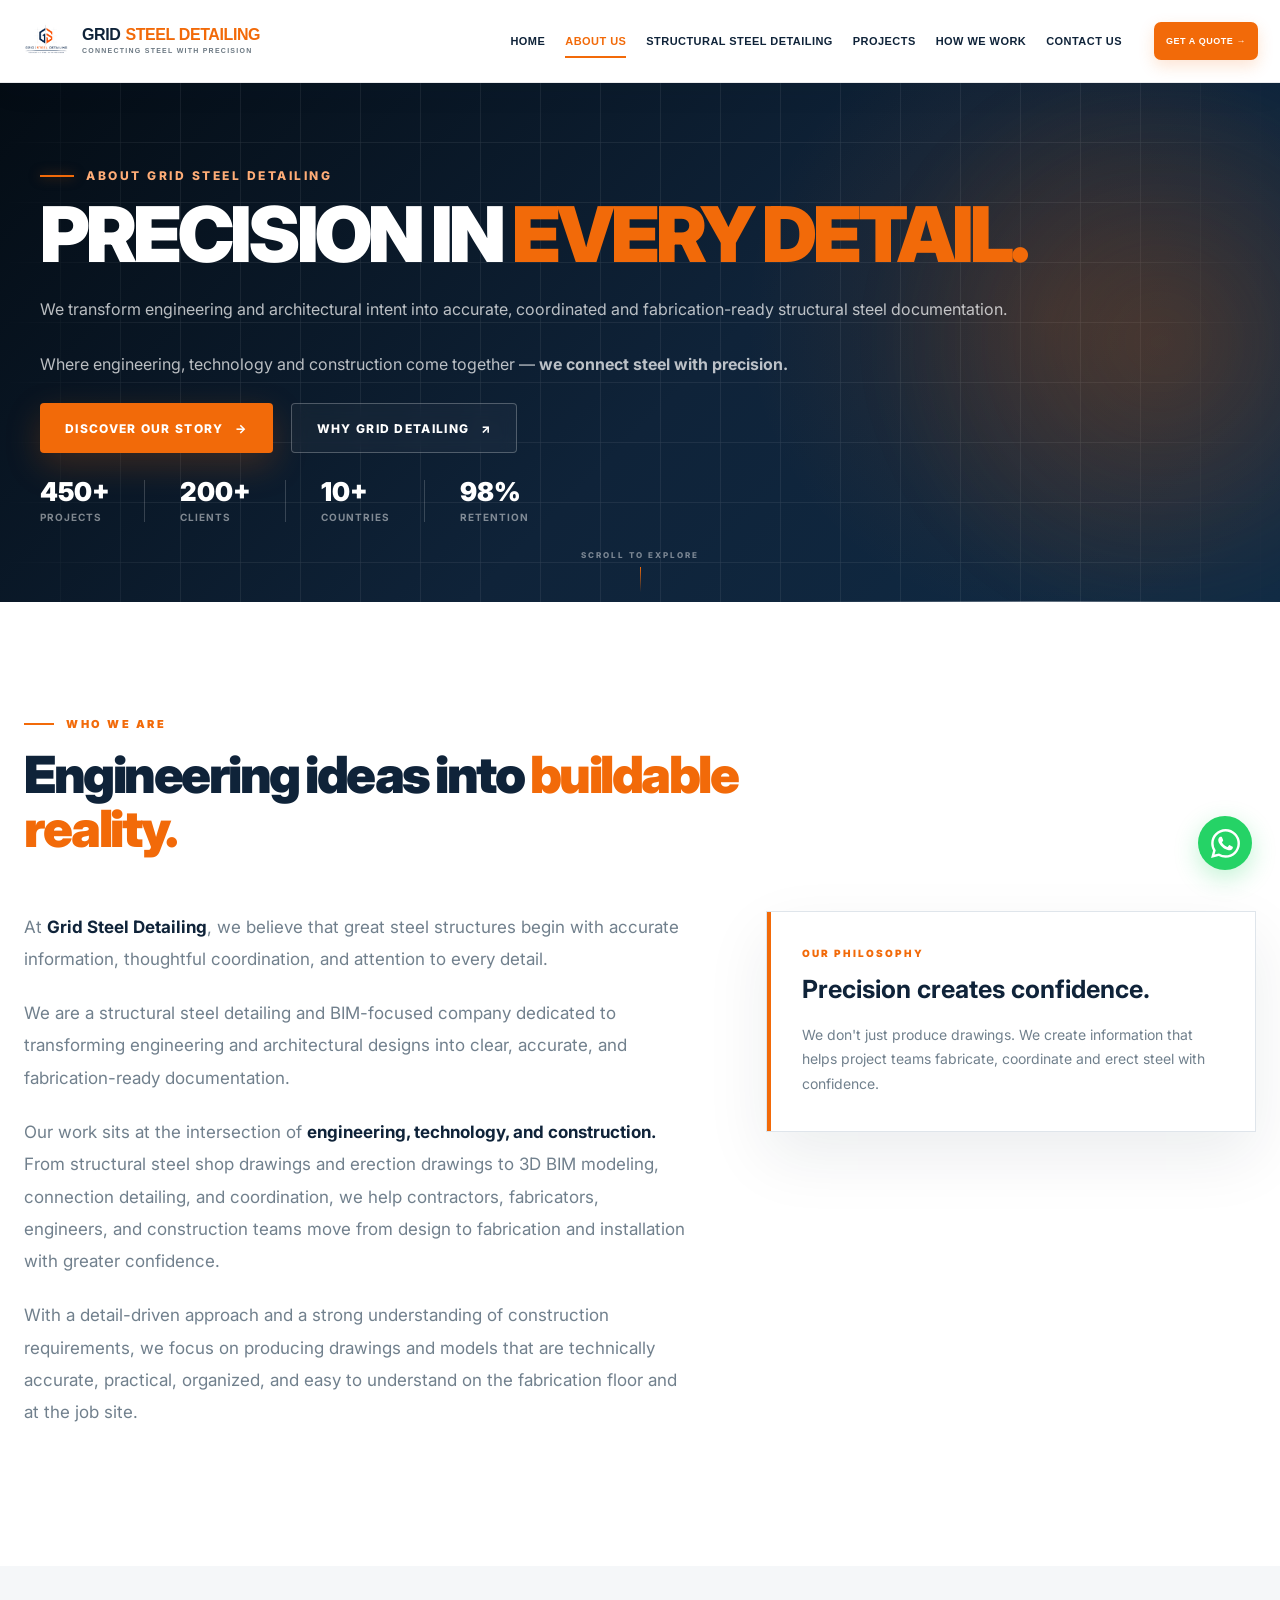
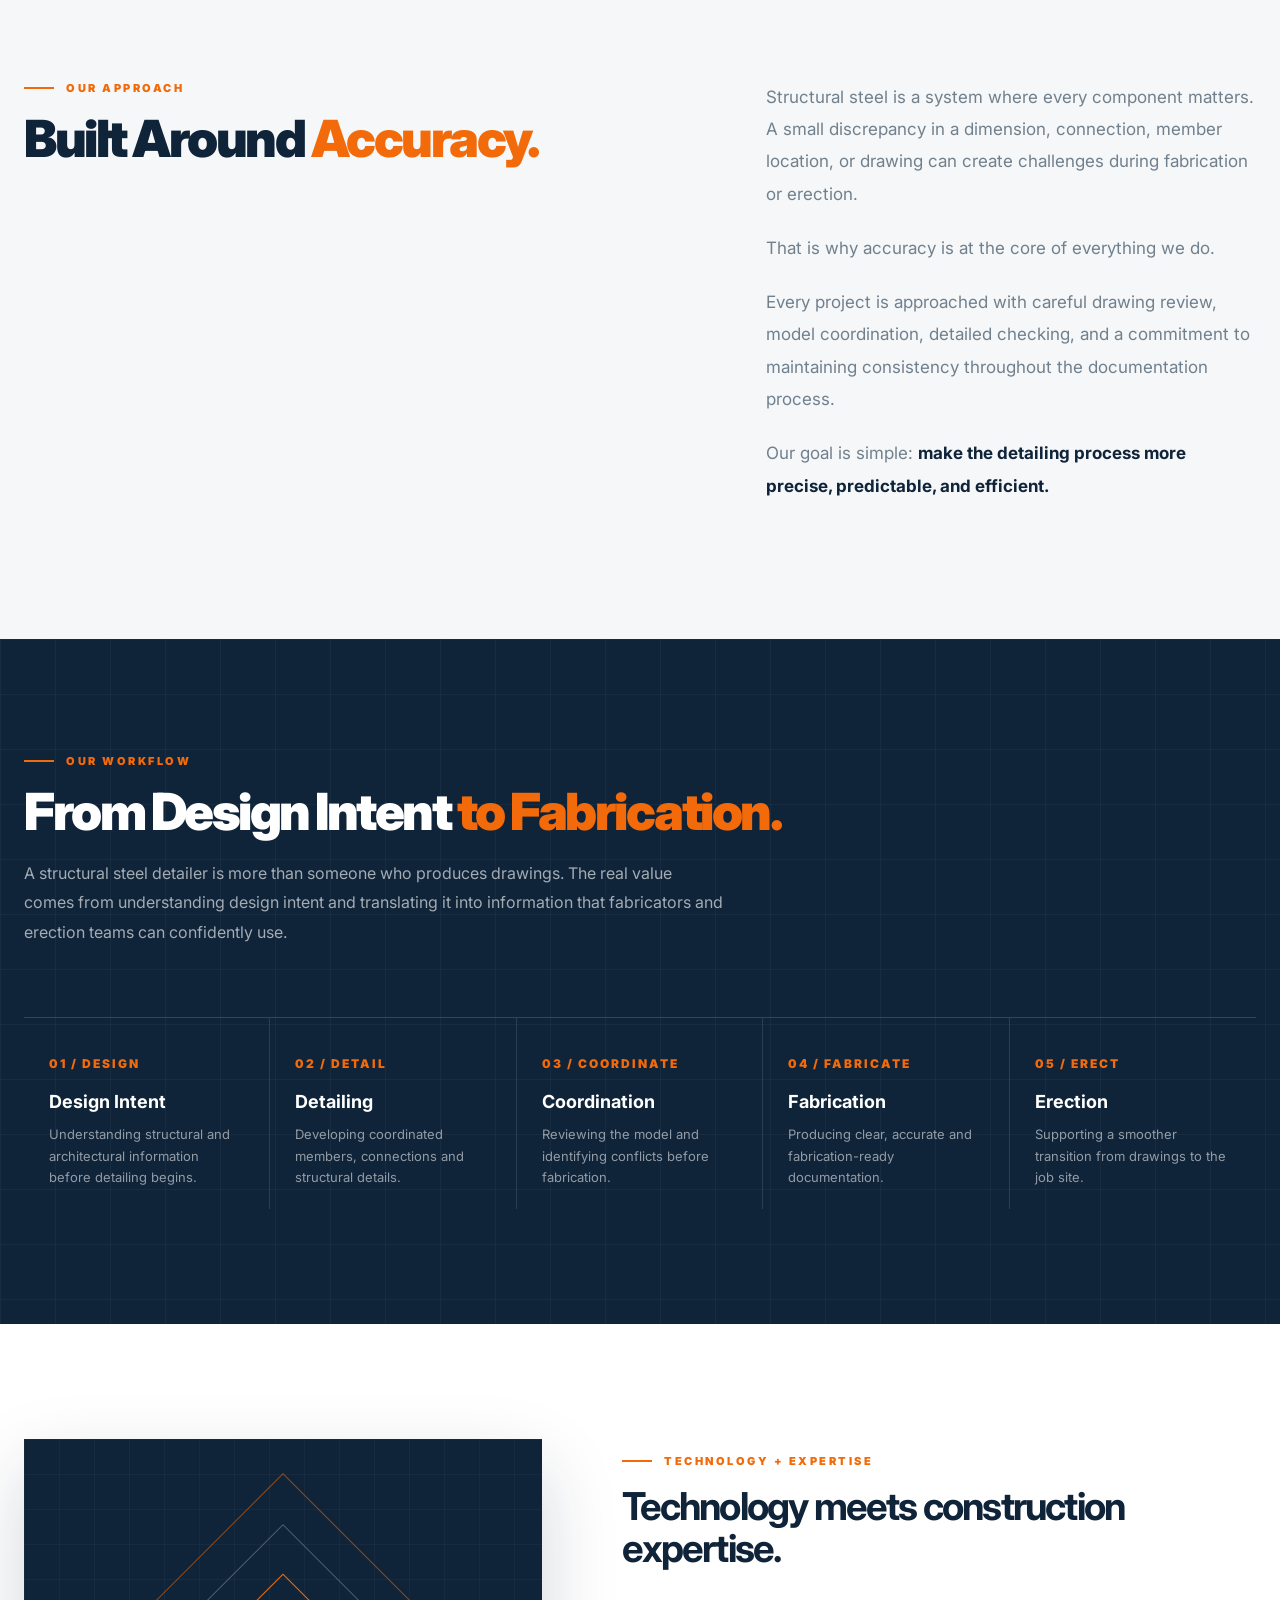
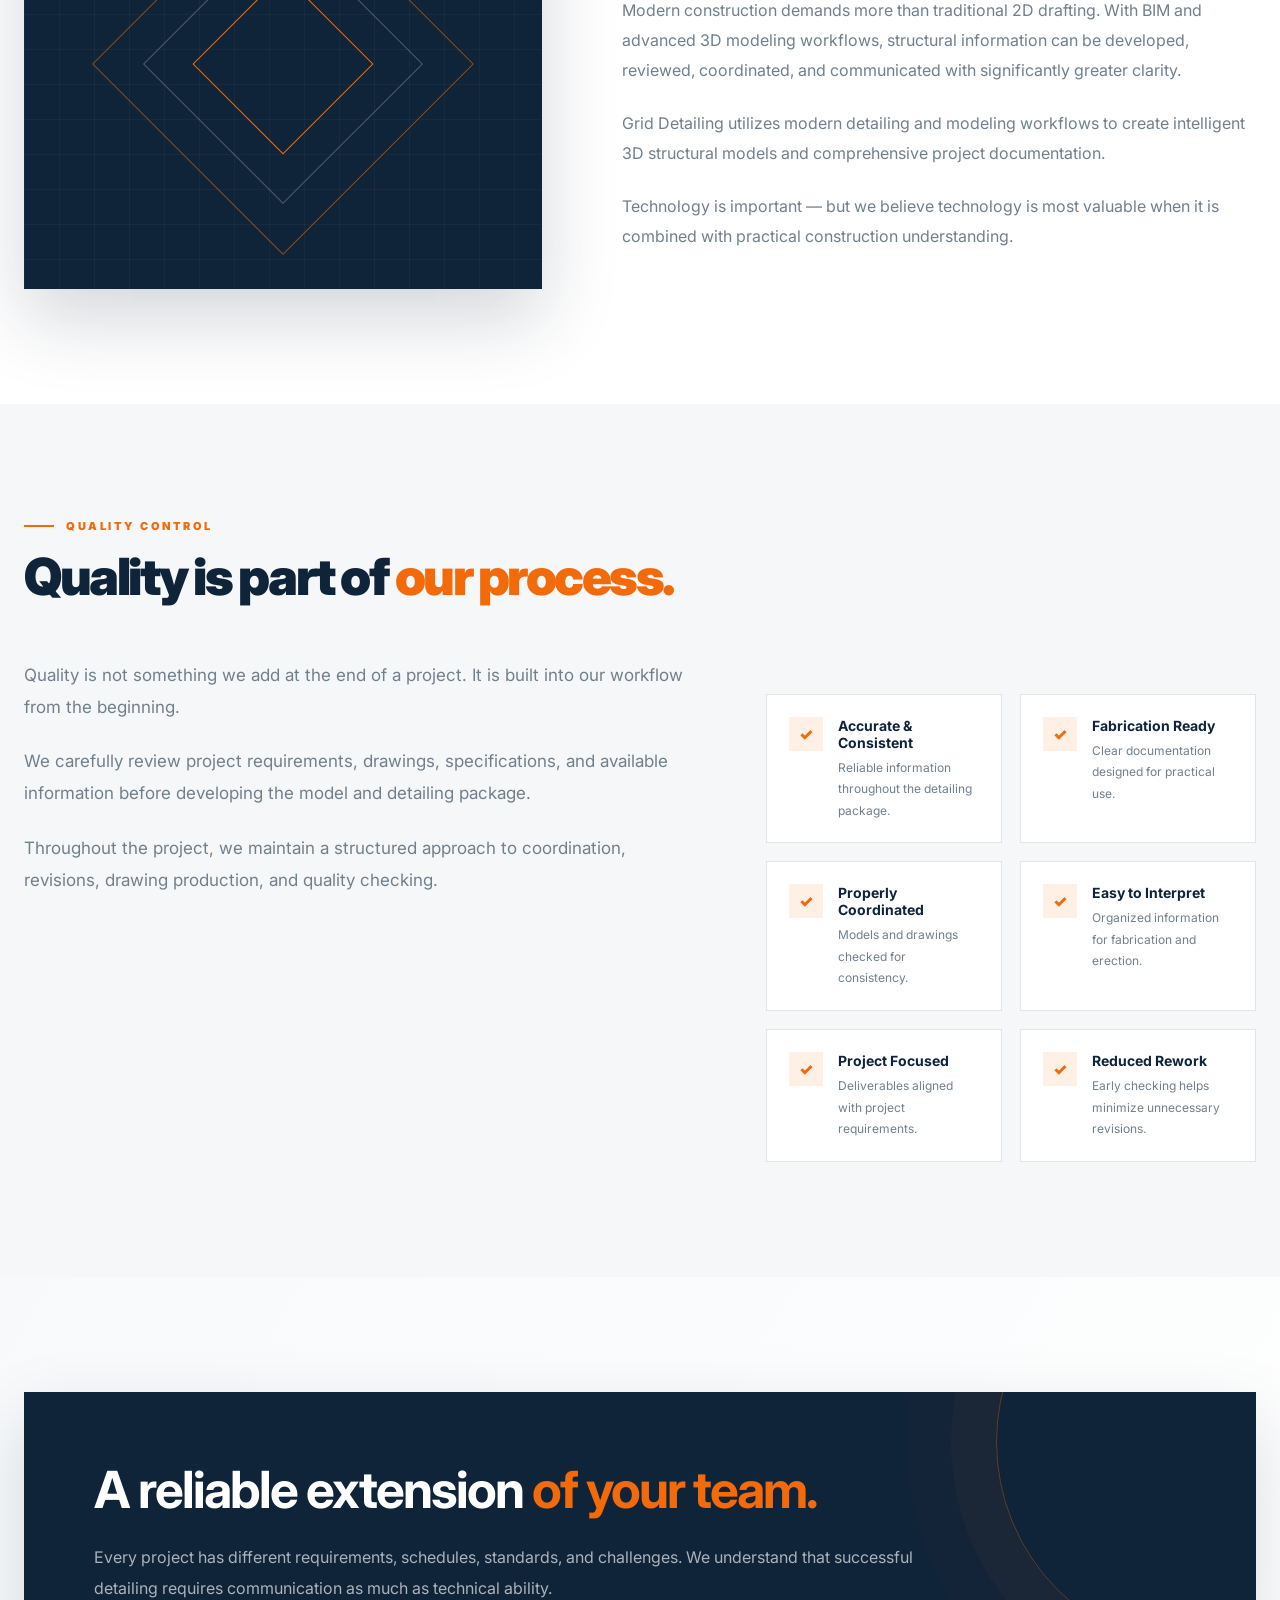
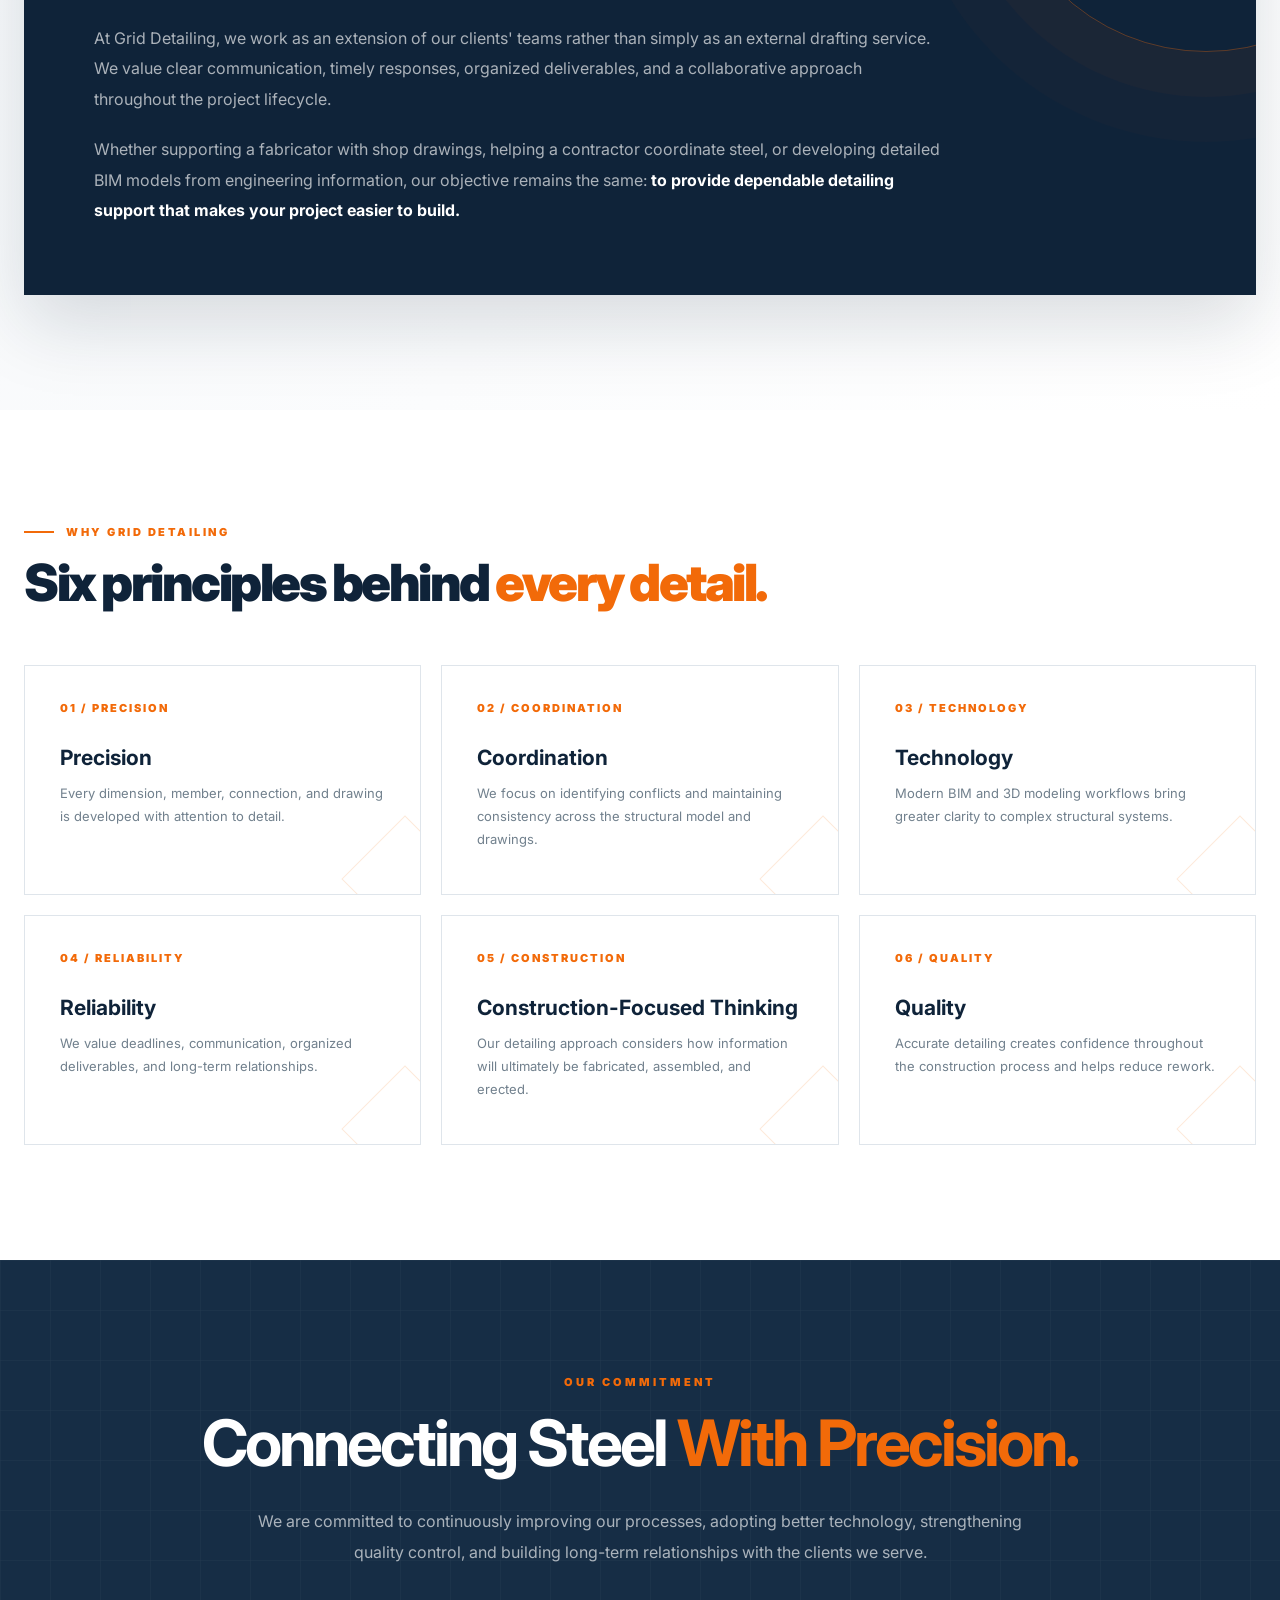
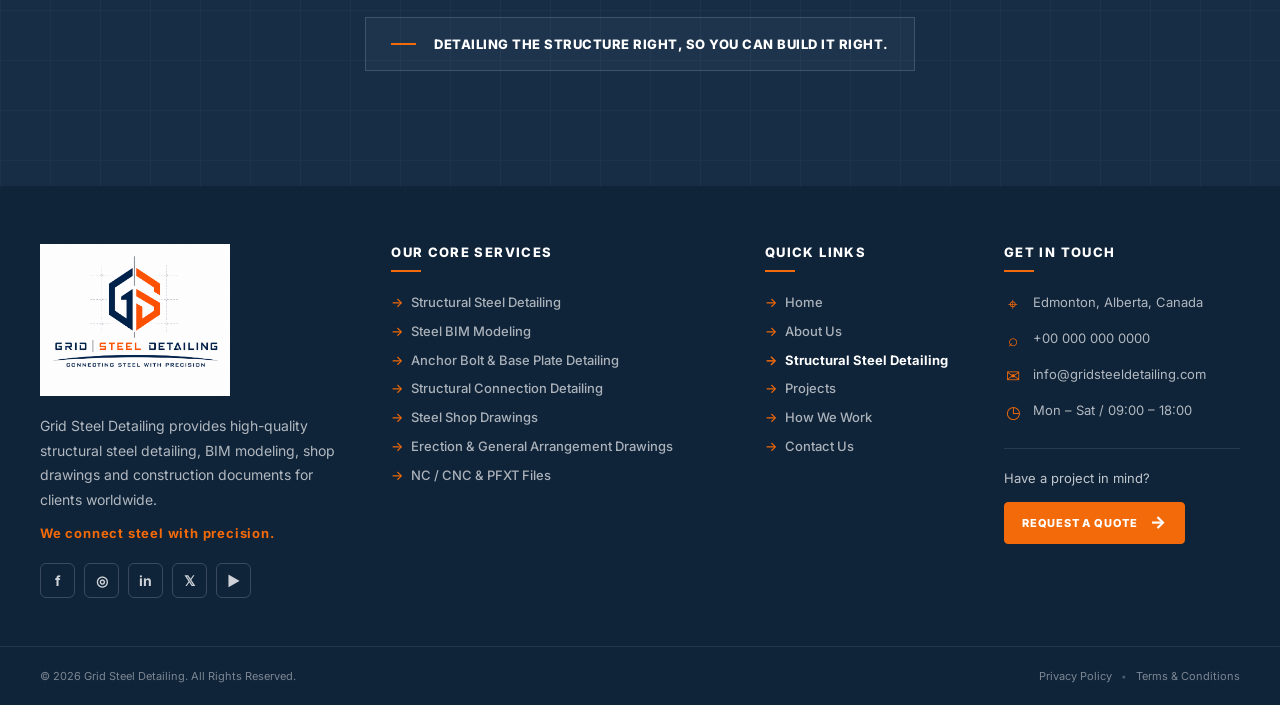
<file: about.html>
<!DOCTYPE html>
<html lang="en">
<head>
<meta charset="UTF-8">
<meta name="viewport" content="width=device-width, initial-scale=1.0">

<title>About Us | Grid Detailing</title>

<link rel="preconnect" href="https://fonts.googleapis.com">
<link rel="preconnect" href="https://fonts.gstatic.com" crossorigin>

<link href="https://fonts.googleapis.com/css2?family=Inter:wght@400;500;600;700;800;900&display=swap" rel="stylesheet">

<link
    rel="stylesheet"
    href="css/navbar.css"
>
<link rel="stylesheet" href="css/style.css">

<link rel="stylesheet" href="css/about.css">
<link rel="icon" type="image/png" href="assets/images/favicon.png">
</head>

<body>
  <body>

    <!-- NAVBAR -->
    <header class="grid-navbar" id="gridNavbar">

        <div class="grid-nav-inner">

            <a
                href="index.html"
                class="grid-brand"
                aria-label="Grid Steel Detailing Home"
            >
                <span class="grid-brand-logo">
                    <img
                        src="assets/images/Grid Detailing.png"
                        alt="Grid Steel Detailing"
                    >
                </span>

                <span class="grid-brand-copy">
                    <span class="brand-name">
                        <span class="brand-grid-text">GRID</span>
                        <span class="brand-steel-text">STEEL DETAILING</span>
                    </span>

                    <span class="brand-tagline">
                        CONNECTING STEEL WITH PRECISION
                    </span>
                </span>
            </a>

            <nav
                class="grid-nav-links"
                id="gridNavLinks"
                aria-label="Main navigation"
            >
                <a href="index.html" class="grid-nav-item" data-page="index.html">HOME</a>

                <a href="about.html" class="grid-nav-item" data-page="about.html">
                    ABOUT US
                </a>

                <a
                    href="structural-steel-detailing.html"
                    class="grid-nav-item"
                    data-page="structural-steel-detailing.html"
                >
                    STRUCTURAL STEEL DETAILING
                </a>

                <a href="projects.html" class="grid-nav-item" data-page="projects.html">
                    PROJECTS
                </a>

                <a href="how-we-work.html" class="grid-nav-item" data-page="how-we-work.html">
                    HOW WE WORK
                </a>

                <a
                    href="contact-us.html"
                    class="grid-nav-item"
                    data-page="contact-us.html"
                    data-contact="true"
                >
                    CONTACT US
                </a>
            </nav>

            <a
                href="contact-us.html"
                class="grid-quote-btn"
                data-page="quote"
                data-quote="true"
                aria-label="Get a Quote"
            >
                <span class="quote-text">
                    GET A QUOTE →
                </span>
            </a>

            <button
                type="button"
                class="grid-menu-btn"
                id="gridMenuBtn"
                aria-label="Open navigation menu"
                aria-expanded="false"
                aria-controls="gridNavLinks"
            >
                <span class="grid-menu-lines">
                    <span></span>
                    <span></span>
                    <span></span>
                </span>
            </button>

        </div>

        <div
            class="grid-mobile-overlay"
            id="gridMobileOverlay"
        ></div>

    </header>

<div class="about-page">


<!-- =======================================================
     PREMIUM HERO
======================================================= -->

<section class="about-hero">

    <div class="hero-grid-bg"></div>

    <div class="hero-glow"></div>

    <div class="hero-line-left"></div>

    <div class="hero-line-bottom"></div>


    <div class="about-hero-inner">


        <!-- HERO COPY -->

        <div class="hero-copy">

            <div class="hero-eyebrow">
                ABOUT GRID STEEL DETAILING
            </div>


            <h1 class="hero-title">

                PRECISION IN
                <span>
                    EVERY DETAIL.
                </span>

            </h1>


            <p class="hero-description">

                We transform engineering and architectural
                intent into accurate, coordinated and
                fabrication-ready structural steel
                documentation.

                <br><br>

                Where engineering, technology and construction
                come together — <strong>we connect steel with
                precision.</strong>

            </p>


            <div class="hero-actions">

                <a
                    href="#story"
                    class="hero-btn primary"
                >
                    DISCOVER OUR STORY
                    <span>→</span>
                </a>

                <a
                    href="#why"
                    class="hero-btn secondary"
                >
                    WHY GRID DETAILING
                    <span>↗</span>
                </a>

            </div>


            <div class="hero-stats">

                <div class="hero-stat">

                    <strong>450+</strong>

                    <span>
                        Projects
                    </span>

                </div>


                <div class="hero-stat">

                    <strong>200+</strong>

                    <span>
                        Clients
                    </span>

                </div>


                <div class="hero-stat">

                    <strong>10+</strong>

                    <span>
                        Countries
                    </span>

                </div>


                <div class="hero-stat">

                    <strong>98%</strong>

                    <span>
                        Retention
                    </span>

                </div>

            </div>

        </div>


        <!-- =================================================
             HERO TECHNICAL VISUAL
        ================================================== -->

        <div class="hero-visual">


            <div class="precision-badge">

                <strong>3D</strong>

                <span>
                    DETAILING
                </span>

            </div>


            <div class="tech-frame">


                <div class="steel-structure">

                    <!-- VERTICAL -->

                    <div class="beam-v v1"></div>
                    <div class="beam-v v2"></div>
                    <div class="beam-v v3"></div>


                    <!-- HORIZONTAL -->

                    <div class="beam-h h1"></div>
                    <div class="beam-h h2"></div>
                    <div class="beam-h h3"></div>


                    <!-- DIAGONALS -->

                    <div class="diagonal d1"></div>
                    <div class="diagonal d2"></div>
                    <div class="diagonal d3"></div>
                    <div class="diagonal d4"></div>


                    <!-- CONNECTION NODES -->

                    <div class="node n1"></div>
                    <div class="node n2"></div>
                    <div class="node n3"></div>

                </div>


                <div class="tech-label label-one">

                    <strong>01</strong>
                    STRUCTURAL GRID

                </div>


                <div class="tech-label label-two">

                    <strong>02</strong>
                    CONNECTION DETAIL

                </div>


                <div class="tech-label label-three">

                    <strong>03</strong>
                    BIM COORDINATION

                </div>


                <div class="dimension-x"></div>

                <div class="dimension-text">
                    FABRICATION / COORDINATION / PRECISION
                </div>

            </div>

        </div>

    </div>


    <div class="hero-scroll">

        SCROLL TO EXPLORE

        <div class="scroll-line"></div>

    </div>

</section>



<!-- =======================================================
     STORY
======================================================= -->

<section
    class="about-section"
    id="story"
>

    <div class="container">

        <div class="section-head reveal">

            <div class="kicker">
                WHO WE ARE
            </div>

            <h2 class="section-title">

                Engineering ideas into
                <span>
                    buildable reality.
                </span>

            </h2>

        </div>


        <div class="intro-grid">


            <div class="intro-copy reveal">

                <p>
                    At <strong>Grid Steel Detailing</strong>, we believe
                    that great steel structures begin with accurate
                    information, thoughtful coordination, and
                    attention to every detail.
                </p>

                <p>
                    We are a structural steel detailing and
                    BIM-focused company dedicated to transforming
                    engineering and architectural designs into
                    clear, accurate, and fabrication-ready
                    documentation.
                </p>

                <p>
                    Our work sits at the intersection of
                    <strong>engineering, technology, and
                    construction.</strong> From structural steel
                    shop drawings and erection drawings to 3D BIM
                    modeling, connection detailing, and
                    coordination, we help contractors, fabricators,
                    engineers, and construction teams move from
                    design to fabrication and installation with
                    greater confidence.
                </p>

                <p>
                    With a detail-driven approach and a strong
                    understanding of construction requirements,
                    we focus on producing drawings and models that
                    are technically accurate, practical, organized,
                    and easy to understand on the fabrication floor
                    and at the job site.
                </p>

            </div>


            <div class="info-card reveal">

                <div class="info-card-label">
                    OUR PHILOSOPHY
                </div>

                <h3>
                    Precision creates
                    confidence.
                </h3>

                <p>
                    We don't just produce drawings. We create
                    information that helps project teams fabricate,
                    coordinate and erect steel with confidence.
                </p>

            </div>

        </div>

    </div>

</section>



<!-- =======================================================
     ACCURACY
======================================================= -->

<section class="about-section soft">

    <div class="container">

        <div class="intro-grid">

            <div class="section-head reveal">

                <div class="kicker">
                    OUR APPROACH
                </div>

                <h2 class="section-title">
                    Built Around
                    <span>
                        Accuracy.
                    </span>
                </h2>

            </div>


            <div class="intro-copy reveal">

                <p>
                    Structural steel is a system where every
                    component matters. A small discrepancy in a
                    dimension, connection, member location, or
                    drawing can create challenges during fabrication
                    or erection.
                </p>

                <p>
                    That is why accuracy is at the core of
                    everything we do.
                </p>

                <p>
                    Every project is approached with careful
                    drawing review, model coordination, detailed
                    checking, and a commitment to maintaining
                    consistency throughout the documentation
                    process.
                </p>

                <p>
                    Our goal is simple:
                    <strong>
                        make the detailing process more precise,
                        predictable, and efficient.
                    </strong>
                </p>

            </div>

        </div>

    </div>

</section>



<!-- =======================================================
     DESIGN TO ERECTION PROCESS
======================================================= -->

<section class="about-section process-section">

    <div class="container">

        <div class="section-head reveal">

            <div class="kicker">
                OUR WORKFLOW
            </div>

            <h2 class="section-title">
                From Design Intent
                <span>
                    to Fabrication.
                </span>
            </h2>

            <p class="process-intro">
                A structural steel detailer is more than someone
                who produces drawings. The real value comes from
                understanding design intent and translating it
                into information that fabricators and erection
                teams can confidently use.
            </p>

        </div>


        <div class="process-flow stagger">


            <div class="process-step">

                <div class="process-number">
                    01 / DESIGN
                </div>

                <h3>
                    Design Intent
                </h3>

                <p>
                    Understanding structural and architectural
                    information before detailing begins.
                </p>

            </div>


            <div class="process-step">

                <div class="process-number">
                    02 / DETAIL
                </div>

                <h3>
                    Detailing
                </h3>

                <p>
                    Developing coordinated members,
                    connections and structural details.
                </p>

            </div>


            <div class="process-step">

                <div class="process-number">
                    03 / COORDINATE
                </div>

                <h3>
                    Coordination
                </h3>

                <p>
                    Reviewing the model and identifying
                    conflicts before fabrication.
                </p>

            </div>


            <div class="process-step">

                <div class="process-number">
                    04 / FABRICATE
                </div>

                <h3>
                    Fabrication
                </h3>

                <p>
                    Producing clear, accurate and
                    fabrication-ready documentation.
                </p>

            </div>


            <div class="process-step">

                <div class="process-number">
                    05 / ERECT
                </div>

                <h3>
                    Erection
                </h3>

                <p>
                    Supporting a smoother transition
                    from drawings to the job site.
                </p>

            </div>

        </div>

    </div>

</section>



<!-- =======================================================
     TECHNOLOGY
======================================================= -->

<section class="about-section">

    <div class="container">

        <div class="tech-grid">


            <div class="tech-visual reveal">

                <div class="model-ring"></div>

            </div>


            <div class="tech-content reveal">

                <div class="kicker">
                    TECHNOLOGY + EXPERTISE
                </div>

                <h3>
                    Technology meets
                    construction expertise.
                </h3>

                <p>
                    Modern construction demands more than
                    traditional 2D drafting. With BIM and advanced
                    3D modeling workflows, structural information
                    can be developed, reviewed, coordinated, and
                    communicated with significantly greater clarity.
                </p>

                <p>
                    Grid Detailing utilizes modern detailing and
                    modeling workflows to create intelligent 3D
                    structural models and comprehensive project
                    documentation.
                </p>

                <p>
                    Technology is important — but we believe
                    technology is most valuable when it is combined
                    with practical construction understanding.
                </p>

            </div>

        </div>

    </div>

</section>



<!-- =======================================================
     QUALITY
======================================================= -->

<section class="about-section soft">

    <div class="container">

        <div class="section-head reveal">

            <div class="kicker">
                QUALITY CONTROL
            </div>

            <h2 class="section-title">
                Quality is part of
                <span>
                    our process.
                </span>
            </h2>

        </div>


        <div class="intro-grid">

            <div class="intro-copy reveal">

                <p>
                    Quality is not something we add at the end of
                    a project. It is built into our workflow from
                    the beginning.
                </p>

                <p>
                    We carefully review project requirements,
                    drawings, specifications, and available
                    information before developing the model and
                    detailing package.
                </p>

                <p>
                    Throughout the project, we maintain a
                    structured approach to coordination, revisions,
                    drawing production, and quality checking.
                </p>

            </div>


            <div class="quality-grid stagger">


                <div class="quality-item">

                    <div class="quality-icon">✓</div>

                    <div>

                        <strong>
                            Accurate & Consistent
                        </strong>

                        <span>
                            Reliable information throughout
                            the detailing package.
                        </span>

                    </div>

                </div>


                <div class="quality-item">

                    <div class="quality-icon">✓</div>

                    <div>

                        <strong>
                            Fabrication Ready
                        </strong>

                        <span>
                            Clear documentation designed
                            for practical use.
                        </span>

                    </div>

                </div>


                <div class="quality-item">

                    <div class="quality-icon">✓</div>

                    <div>

                        <strong>
                            Properly Coordinated
                        </strong>

                        <span>
                            Models and drawings checked
                            for consistency.
                        </span>

                    </div>

                </div>


                <div class="quality-item">

                    <div class="quality-icon">✓</div>

                    <div>

                        <strong>
                            Easy to Interpret
                        </strong>

                        <span>
                            Organized information for
                            fabrication and erection.
                        </span>

                    </div>

                </div>


                <div class="quality-item">

                    <div class="quality-icon">✓</div>

                    <div>

                        <strong>
                            Project Focused
                        </strong>

                        <span>
                            Deliverables aligned with
                            project requirements.
                        </span>

                    </div>

                </div>


                <div class="quality-item">

                    <div class="quality-icon">✓</div>

                    <div>

                        <strong>
                            Reduced Rework
                        </strong>

                        <span>
                            Early checking helps minimize
                            unnecessary revisions.
                        </span>

                    </div>

                </div>

            </div>

        </div>

    </div>

</section>



<!-- =======================================================
     EXTENSION TEAM
======================================================= -->

<section class="about-section team-section">

    <div class="container">

        <div class="team-box reveal">

            <h2>
                A reliable extension
                <span style="color:#F26A09;">
                    of your team.
                </span>
            </h2>

            <p>
                Every project has different requirements,
                schedules, standards, and challenges. We understand
                that successful detailing requires communication as
                much as technical ability.
            </p>

            <br>

            <p>
                At Grid Detailing, we work as an extension of our
                clients' teams rather than simply as an external
                drafting service. We value clear communication,
                timely responses, organized deliverables, and a
                collaborative approach throughout the project
                lifecycle.
            </p>

            <br>

            <p>
                Whether supporting a fabricator with shop drawings,
                helping a contractor coordinate steel, or developing
                detailed BIM models from engineering information,
                our objective remains the same:
                <strong style="color:#fff;">
                    to provide dependable detailing support that
                    makes your project easier to build.
                </strong>
            </p>

        </div>

    </div>

</section>



<!-- =======================================================
     WHY GRID DETAILING
======================================================= -->

<section
    class="about-section"
    id="why"
>

    <div class="container">

        <div class="section-head reveal">

            <div class="kicker">
                WHY GRID DETAILING
            </div>

            <h2 class="section-title">
                Six principles behind
                <span>
                    every detail.
                </span>
            </h2>

        </div>


        <div class="why-grid stagger">


            <article class="why-card">

                <div class="why-number">
                    01 / PRECISION
                </div>

                <h3>
                    Precision
                </h3>

                <p>
                    Every dimension, member, connection, and
                    drawing is developed with attention to detail.
                </p>

            </article>


            <article class="why-card">

                <div class="why-number">
                    02 / COORDINATION
                </div>

                <h3>
                    Coordination
                </h3>

                <p>
                    We focus on identifying conflicts and
                    maintaining consistency across the structural
                    model and drawings.
                </p>

            </article>


            <article class="why-card">

                <div class="why-number">
                    03 / TECHNOLOGY
                </div>

                <h3>
                    Technology
                </h3>

                <p>
                    Modern BIM and 3D modeling workflows bring
                    greater clarity to complex structural systems.
                </p>

            </article>


            <article class="why-card">

                <div class="why-number">
                    04 / RELIABILITY
                </div>

                <h3>
                    Reliability
                </h3>

                <p>
                    We value deadlines, communication, organized
                    deliverables, and long-term relationships.
                </p>

            </article>


            <article class="why-card">

                <div class="why-number">
                    05 / CONSTRUCTION
                </div>

                <h3>
                    Construction-Focused Thinking
                </h3>

                <p>
                    Our detailing approach considers how information
                    will ultimately be fabricated, assembled, and
                    erected.
                </p>

            </article>


            <article class="why-card">

                <div class="why-number">
                    06 / QUALITY
                </div>

                <h3>
                    Quality
                </h3>

                <p>
                    Accurate detailing creates confidence throughout
                    the construction process and helps reduce rework.
                </p>

            </article>

        </div>

    </div>

</section>



<!-- =======================================================
     COMMITMENT
======================================================= -->

<section class="about-section commitment">

    <div class="container">

        <div class="commitment-kicker reveal">
            OUR COMMITMENT
        </div>


        <h2 class="reveal">

            Connecting Steel
            <span>
                With Precision.
            </span>

        </h2>


        <p class="reveal">

            We are committed to continuously improving our
            processes, adopting better technology, strengthening
            quality control, and building long-term relationships
            with the clients we serve.

        </p>


        <div class="commitment-quote reveal">

            DETAILING THE STRUCTURE RIGHT,
            SO YOU CAN BUILD IT RIGHT.

        </div>

    </div>

</section>


</div>
</script>
 <!-- =====================================================
         FOOTER
    ====================================================== -->

    <div id="footer-component"></div>


    <!-- =====================================================
         FLOATING UI
    ====================================================== -->

    <div id="floating-component"></div>


    <!-- =====================================================
         COMPONENT JAVASCRIPT
    ====================================================== -->


<script src="js/about.js"></script>
    <script src="js/components.js"></script>
<script src="js/main.js"></script>
<script src="js/component-loader.js"></script>
<script src="js/navbar.js"></script>
</body>
</html>
</file>
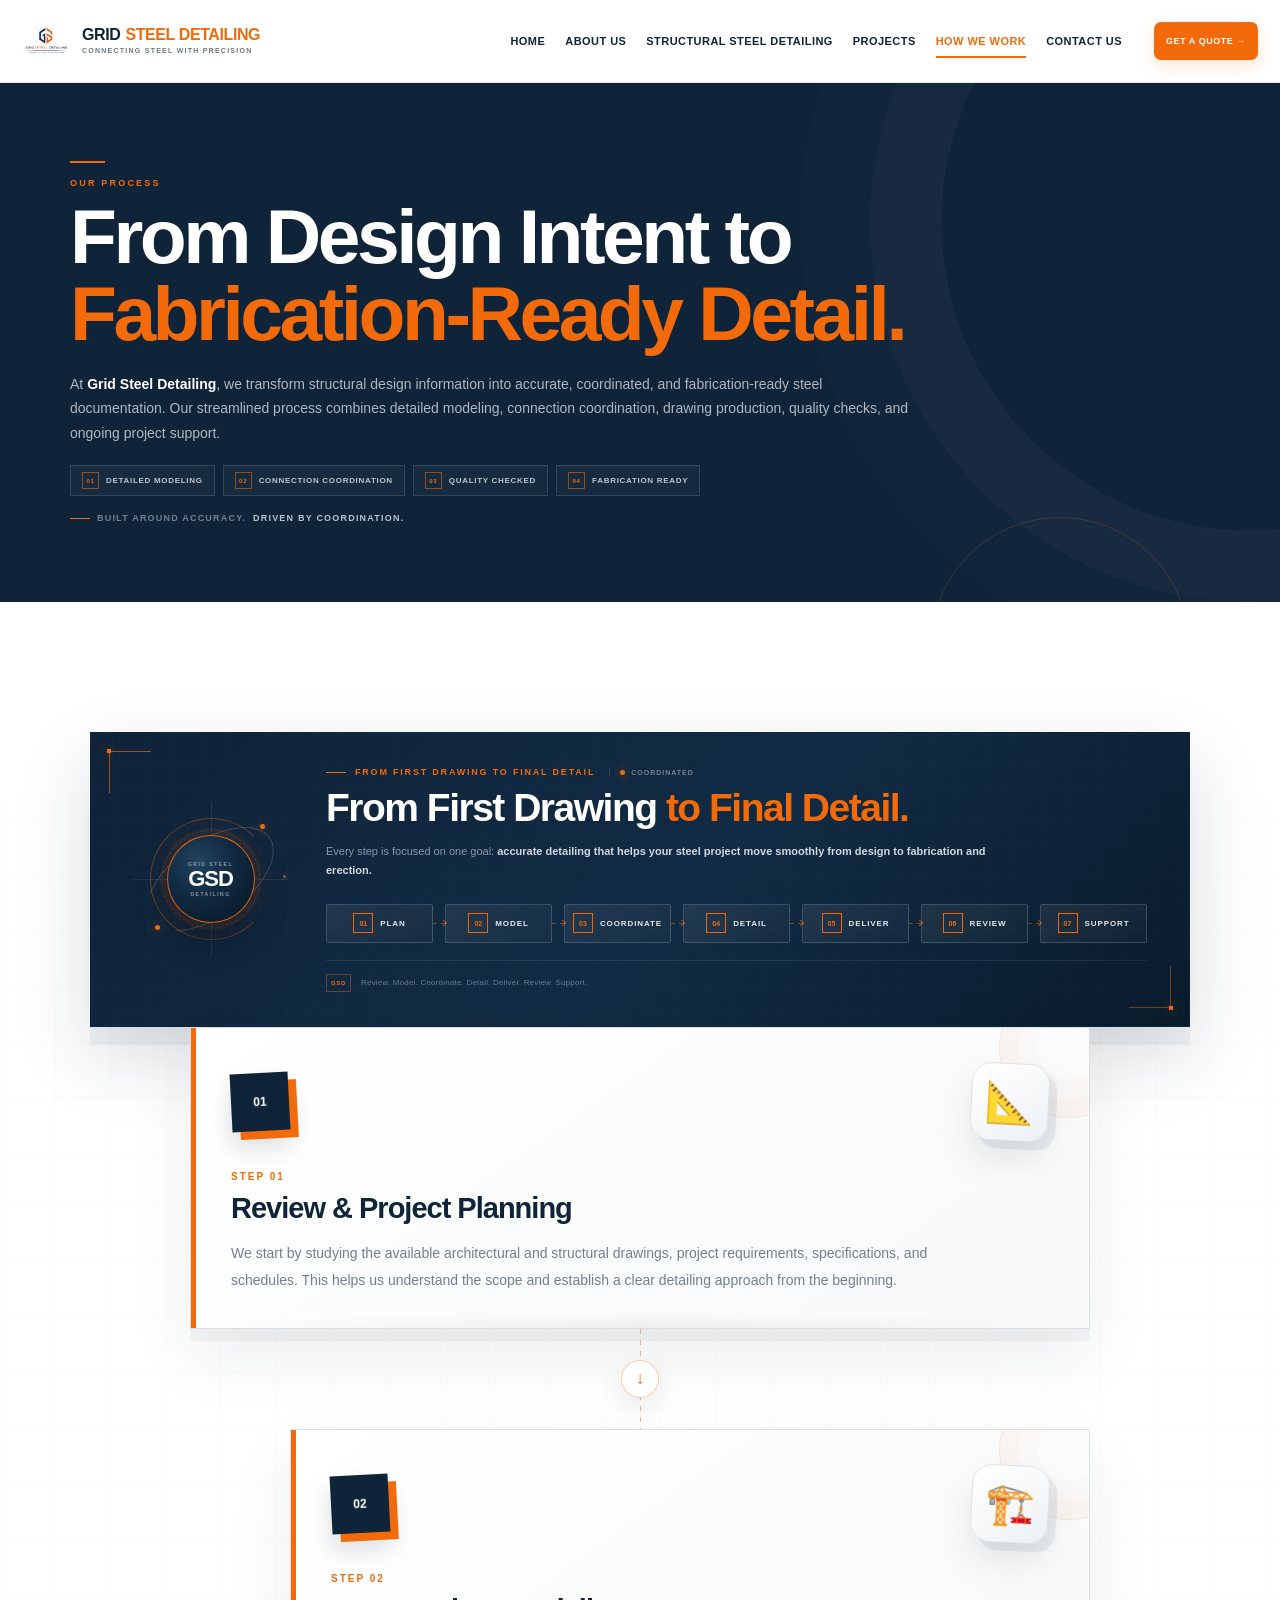
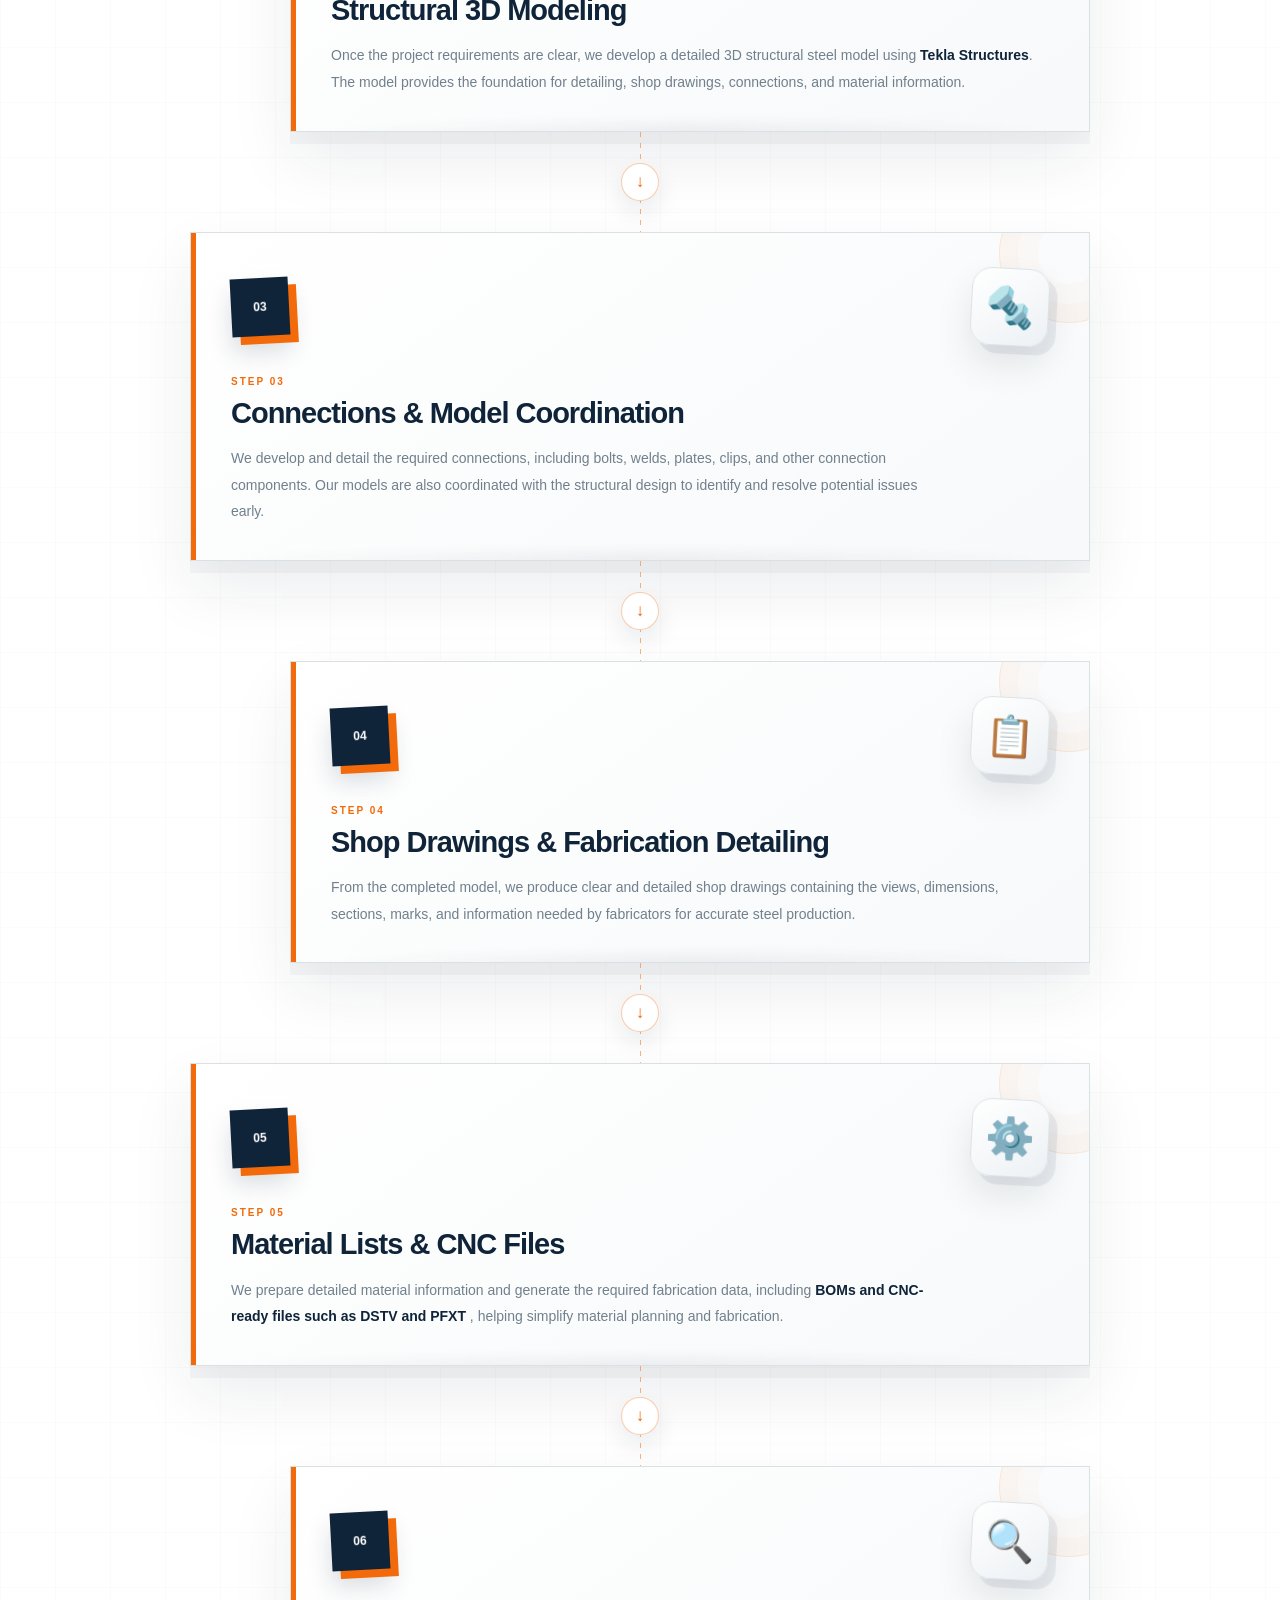
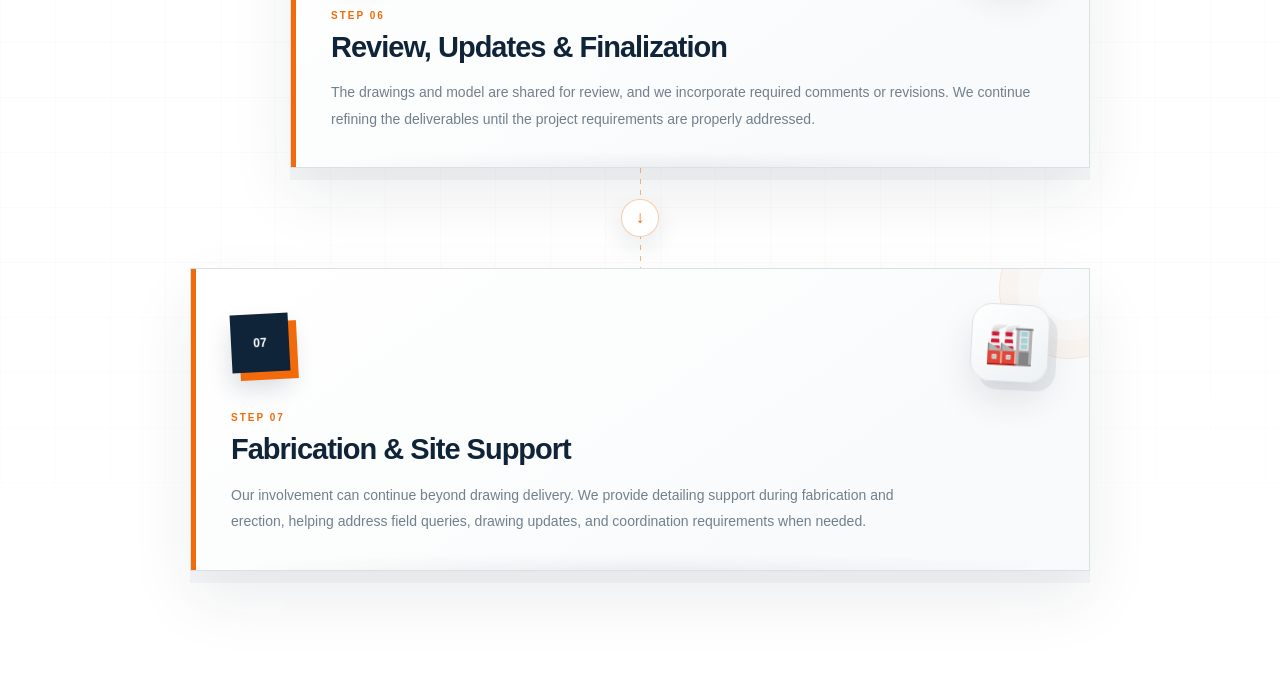
<file: how-we-work.html>
<!DOCTYPE html>
<html lang="en">
<head>

<meta charset="UTF-8">
<meta name="viewport" content="width=device-width, initial-scale=1.0">

<title>How We Work | Grid Steel Detailing</title>


<!-- =========================================================
     MAIN WEBSITE CSS
========================================================= -->
<link
    rel="stylesheet"
    href="css/navbar.css"
>
<link rel="stylesheet" href="css/style.css">


<!-- =========================================================
     HOW WE WORK CSS
========================================================= -->

<link rel="stylesheet" href="css/how-we-work.css">
<link rel="icon" type="image/png" href="assets/images/favicon.png">
</head>


<body>


<!-- =========================================================
     NAVBAR
========================================================= -->
<body>

    <!-- NAVBAR -->
    <header class="grid-navbar" id="gridNavbar">

        <div class="grid-nav-inner">

            <a
                href="index.html"
                class="grid-brand"
                aria-label="Grid Steel Detailing Home"
            >
                <span class="grid-brand-logo">
                    <img
                        src="assets/images/Grid Detailing.png"
                        alt="Grid Steel Detailing"
                    >
                </span>

                <span class="grid-brand-copy">
                    <span class="brand-name">
                        <span class="brand-grid-text">GRID</span>
                        <span class="brand-steel-text">STEEL DETAILING</span>
                    </span>

                    <span class="brand-tagline">
                        CONNECTING STEEL WITH PRECISION
                    </span>
                </span>
            </a>

            <nav
                class="grid-nav-links"
                id="gridNavLinks"
                aria-label="Main navigation"
            >
                <a href="index.html" class="grid-nav-item" data-page="index.html">HOME</a>

                <a href="about.html" class="grid-nav-item" data-page="about.html">
                    ABOUT US
                </a>

                <a
                    href="structural-steel-detailing.html"
                    class="grid-nav-item"
                    data-page="structural-steel-detailing.html"
                >
                    STRUCTURAL STEEL DETAILING
                </a>

                <a href="projects.html" class="grid-nav-item" data-page="projects.html">
                    PROJECTS
                </a>

                <a href="how-we-work.html" class="grid-nav-item" data-page="how-we-work.html">
                    HOW WE WORK
                </a>

                <a
                    href="contact-us.html"
                    class="grid-nav-item"
                    data-page="contact-us.html"
                    data-contact="true"
                >
                    CONTACT US
                </a>
            </nav>

            <a
                href="contact-us.html"
                class="grid-quote-btn"
                data-page="quote"
                data-quote="true"
                aria-label="Get a Quote"
            >
                <span class="quote-text">
                    GET A QUOTE →
                </span>
            </a>

            <button
                type="button"
                class="grid-menu-btn"
                id="gridMenuBtn"
                aria-label="Open navigation menu"
                aria-expanded="false"
                aria-controls="gridNavLinks"
            >
                <span class="grid-menu-lines">
                    <span></span>
                    <span></span>
                    <span></span>
                </span>
            </button>

        </div>

        <div
            class="grid-mobile-overlay"
            id="gridMobileOverlay"
        ></div>

    </header>



<!-- =========================================================
     HOW WE WORK HERO
========================================================= -->

<!-- =====================================================
     WORKFLOW HERO
===================================================== -->

<section class="workflow-hero" aria-label="How We Work">

    <div class="workflow-hero-inner">

        <div class="orange-line"></div>

        <span class="eyebrow">
            OUR PROCESS
        </span>

        <h1>
            From Design Intent to
            <span>Fabrication-Ready Detail.</span>
        </h1>

        <p>
            At <strong>Grid Steel Detailing</strong>, we transform structural
            design information into accurate, coordinated, and
            fabrication-ready steel documentation. Our streamlined process
            combines detailed modeling, connection coordination, drawing
            production, quality checks, and ongoing project support.
        </p>

        <div class="workflow-hero-points">

            <span>
                <i>01</i>
                Detailed Modeling
            </span>

            <span>
                <i>02</i>
                Connection Coordination
            </span>

            <span>
                <i>03</i>
                Quality Checked
            </span>

            <span>
                <i>04</i>
                Fabrication Ready
            </span>

        </div>

        <div class="workflow-hero-bottom">
            Built Around Accuracy.
            <span>Driven by Coordination.</span>
        </div>

    </div>

</section>


<!-- =========================================================
     HOW WE WORK
========================================================= -->

<section
    class="workflow"
    id="how-we-work"
>


<div class="container">


    <!-- =====================================================
         FINAL SUMMARY
    ====================================================== -->

    <div class="process-summary reveal">


        <!-- TECHNICAL GRID -->

        <div class="summary-grid"></div>


        <!-- CORNERS -->

        <div class="summary-corner corner-tl"></div>

        <div class="summary-corner corner-br"></div>



        <!-- =================================================
             TECHNICAL VISUAL
        ================================================== -->

        <div class="summary-visual">


            <div class="summary-axis axis-horizontal"></div>

            <div class="summary-axis axis-vertical"></div>


            <div class="summary-orbit orbit-one"></div>

            <div class="summary-orbit orbit-two"></div>

            <div class="summary-orbit orbit-three"></div>


            <div class="summary-core">

                <span class="core-small">
                    GRID STEEL
                </span>

                <strong>
                    GSD
                </strong>

                <span class="core-small">
                    DETAILING
                </span>

            </div>


            <span class="visual-dot dot-one"></span>

            <span class="visual-dot dot-two"></span>

            <span class="visual-dot dot-three"></span>

        </div>



        <!-- =================================================
             SUMMARY CONTENT
        ================================================== -->

        <div class="summary-content">


            <div class="summary-kicker">

                <span class="kicker-line"></span>

                <span class="process-label">
                    FROM FIRST DRAWING TO FINAL DETAIL
                </span>

                <span class="kicker-status">

                    <i></i>

                    COORDINATED

                </span>

            </div>



            <h3>
                From First Drawing
                <span>to Final Detail.</span>
            </h3>



            <p class="summary-intro">

                Every step is focused on one goal:

                <strong>
                    accurate detailing that helps your steel project
                    move smoothly from design to fabrication and erection.
                </strong>

            </p>



            <!-- =================================================
                 PROCESS ROADMAP
            ================================================== -->

            <div class="process-flow">


                <!-- 01 -->

                <button
                    type="button"
                    class="process-flow-btn"
                    data-target="process-plan"
                >

                    <span class="flow-number">
                        01
                    </span>

                    <span class="flow-text">
                        PLAN
                    </span>

                </button>



                <span class="flow-connector"></span>



                <!-- 02 -->

                <button
                    type="button"
                    class="process-flow-btn"
                    data-target="process-model"
                >

                    <span class="flow-number">
                        02
                    </span>

                    <span class="flow-text">
                        MODEL
                    </span>

                </button>



                <span class="flow-connector"></span>



                <!-- 03 -->

                <button
                    type="button"
                    class="process-flow-btn"
                    data-target="process-coordinate"
                >

                    <span class="flow-number">
                        03
                    </span>

                    <span class="flow-text">
                        COORDINATE
                    </span>

                </button>



                <span class="flow-connector"></span>



                <!-- 04 -->

                <button
                    type="button"
                    class="process-flow-btn"
                    data-target="process-detail"
                >

                    <span class="flow-number">
                        04
                    </span>

                    <span class="flow-text">
                        DETAIL
                    </span>

                </button>



                <span class="flow-connector"></span>



                <!-- 05 -->

                <button
                    type="button"
                    class="process-flow-btn"
                    data-target="process-deliver"
                >

                    <span class="flow-number">
                        05
                    </span>

                    <span class="flow-text">
                        DELIVER
                    </span>

                </button>



                <span class="flow-connector"></span>



                <!-- 06 -->

                <button
                    type="button"
                    class="process-flow-btn"
                    data-target="process-review"
                >

                    <span class="flow-number">
                        06
                    </span>

                    <span class="flow-text">
                        REVIEW
                    </span>

                </button>



                <span class="flow-connector"></span>



                <!-- 07 -->

                <button
                    type="button"
                    class="process-flow-btn"
                    data-target="process-support"
                >

                    <span class="flow-number">
                        07
                    </span>

                    <span class="flow-text">
                        SUPPORT
                    </span>

                </button>


            </div>



            <!-- =================================================
                 BOTTOM INFO
            ================================================== -->

            <div class="summary-bottom">

                <span class="summary-bottom-mark">
                    GSD
                </span>

                <p>
                    Review. Model. Coordinate. Detail. Deliver. Review. Support.
                </p>

            </div>


        </div>


    </div>



    <!-- =====================================================
         PROCESS CARDS
    ====================================================== -->

    <div class="process-3d">



        <!-- =================================================
             STEP 01
        ================================================== -->

        <article
            class="process-3d-card reveal"
            id="process-plan"
            data-process="plan"
        >

            <div class="process-top">

                <div class="process-number">
                    01
                </div>

                <div class="process-icon">
                    <span class="icon">📐</span>
                </div>

            </div>


            <div class="process-content">

                <span class="process-label">
                    STEP 01
                </span>

                <h3>
                    Review &amp; Project Planning
                </h3>

                <p>
                    We start by studying the available architectural and
                    structural drawings, project requirements, specifications,
                    and schedules. This helps us understand the scope and
                    establish a clear detailing approach from the beginning.
                </p>

            </div>


            <div class="process-shadow"></div>

        </article>



        <!-- CONNECTOR -->

        <div class="process-connector">
            <span>↓</span>
        </div>



        <!-- =================================================
             STEP 02
        ================================================== -->

        <article
            class="process-3d-card process-offset reveal"
            id="process-model"
            data-process="model"
        >

            <div class="process-top">

                <div class="process-number">
                    02
                </div>

                <div class="process-icon">
                    <span class="icon">🏗️</span>
                </div>

            </div>


            <div class="process-content">

                <span class="process-label">
                    STEP 02
                </span>

                <h3>
                    Structural 3D Modeling
                </h3>

                <p>
                    Once the project requirements are clear, we develop a
                    detailed 3D structural steel model using
                    <strong>Tekla Structures</strong>.
                    The model provides the foundation for detailing,
                    shop drawings, connections, and material information.
                </p>

            </div>


            <div class="process-shadow"></div>

        </article>



        <!-- CONNECTOR -->

        <div class="process-connector">
            <span>↓</span>
        </div>



        <!-- =================================================
             STEP 03
        ================================================== -->

        <article
            class="process-3d-card reveal"
            id="process-coordinate"
            data-process="coordinate"
        >

            <div class="process-top">

                <div class="process-number">
                    03
                </div>

                <div class="process-icon">
                    <span class="icon">🔩</span>
                </div>

            </div>


            <div class="process-content">

                <span class="process-label">
                    STEP 03
                </span>

                <h3>
                    Connections &amp; Model Coordination
                </h3>

                <p>
                    We develop and detail the required connections, including
                    bolts, welds, plates, clips, and other connection
                    components. Our models are also coordinated with the
                    structural design to identify and resolve potential
                    issues early.
                </p>

            </div>


            <div class="process-shadow"></div>

        </article>



        <!-- CONNECTOR -->

        <div class="process-connector">
            <span>↓</span>
        </div>



        <!-- =================================================
             STEP 04
        ================================================== -->

        <article
            class="process-3d-card process-offset reveal"
            id="process-detail"
            data-process="detail"
        >

            <div class="process-top">

                <div class="process-number">
                    04
                </div>

                <div class="process-icon">
                    <span class="icon">📋</span>
                </div>

            </div>


            <div class="process-content">

                <span class="process-label">
                    STEP 04
                </span>

                <h3>
                    Shop Drawings &amp; Fabrication Detailing
                </h3>

                <p>
                    From the completed model, we produce clear and detailed
                    shop drawings containing the views, dimensions, sections,
                    marks, and information needed by fabricators for accurate
                    steel production.
                </p>

            </div>


            <div class="process-shadow"></div>

        </article>



        <!-- CONNECTOR -->

        <div class="process-connector">
            <span>↓</span>
        </div>



        <!-- =================================================
             STEP 05
        ================================================== -->

        <article
            class="process-3d-card reveal"
            id="process-deliver"
            data-process="deliver"
        >

            <div class="process-top">

                <div class="process-number">
                    05
                </div>

                <div class="process-icon">
                    <span class="icon">⚙️</span>
                </div>

            </div>


            <div class="process-content">

                <span class="process-label">
                    STEP 05
                </span>

                <h3>
                    Material Lists &amp; CNC Files
                </h3>

                <p>
                    We prepare detailed material information and generate the
                    required fabrication data, including
                    <strong>
                        BOMs and CNC-ready files such as DSTV and PFXT
                    </strong>,
                    helping simplify material planning and fabrication.
                </p>

            </div>


            <div class="process-shadow"></div>

        </article>



        <!-- CONNECTOR -->

        <div class="process-connector">
            <span>↓</span>
        </div>



        <!-- =================================================
             STEP 06
        ================================================== -->

        <article
            class="process-3d-card process-offset reveal"
            id="process-review"
            data-process="review"
        >

            <div class="process-top">

                <div class="process-number">
                    06
                </div>

                <div class="process-icon">
                    <span class="icon">🔍</span>
                </div>

            </div>


            <div class="process-content">

                <span class="process-label">
                    STEP 06
                </span>

                <h3>
                    Review, Updates &amp; Finalization
                </h3>

                <p>
                    The drawings and model are shared for review, and we
                    incorporate required comments or revisions. We continue
                    refining the deliverables until the project requirements
                    are properly addressed.
                </p>

            </div>


            <div class="process-shadow"></div>

        </article>



        <!-- CONNECTOR -->

        <div class="process-connector">
            <span>↓</span>
        </div>



        <!-- =================================================
             STEP 07
        ================================================== -->

        <article
            class="process-3d-card reveal"
            id="process-support"
            data-process="support"
        >

            <div class="process-top">

                <div class="process-number">
                    07
                </div>

                <div class="process-icon">
                    <span class="icon">🏭</span>
                </div>

            </div>


            <div class="process-content">

                <span class="process-label">
                    STEP 07
                </span>

                <h3>
                    Fabrication &amp; Site Support
                </h3>

                <p>
                    Our involvement can continue beyond drawing delivery.
                    We provide detailing support during fabrication and
                    erection, helping address field queries, drawing updates,
                    and coordination requirements when needed.
                </p>

            </div>


            <div class="process-shadow"></div>

        </article>


    </div>


</div>

</section>



<!-- =====================================================
     FOOTER
====================================================== -->

<div id="footer-component"></div>



<!-- =====================================================
     FLOATING UI
====================================================== -->

<div id="floating-component"></div>



<!-- =====================================================
     JAVASCRIPT
====================================================== -->

<script src="js/component-loader.js"></script>

<script src="js/how-we-work.js"></script>

<script src="js/navbar.js"></script>
</body>
</html>
</file>
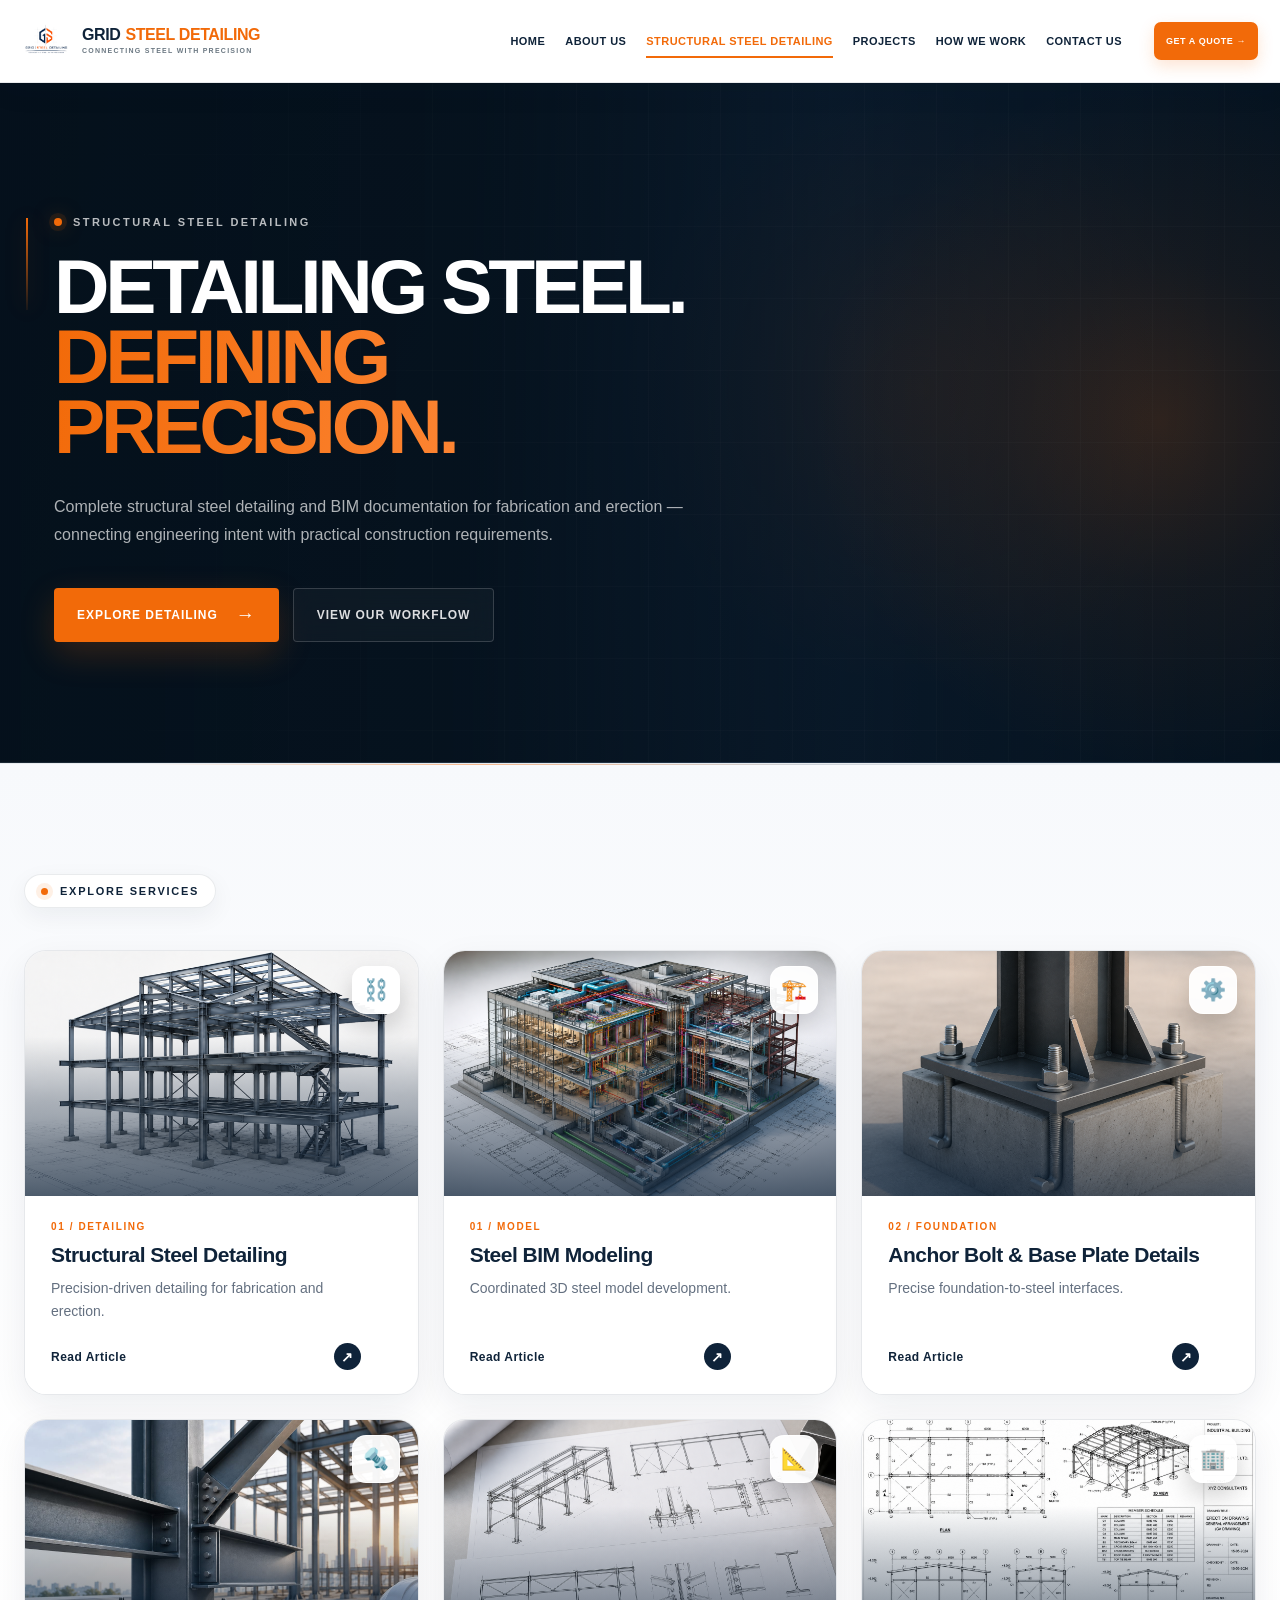
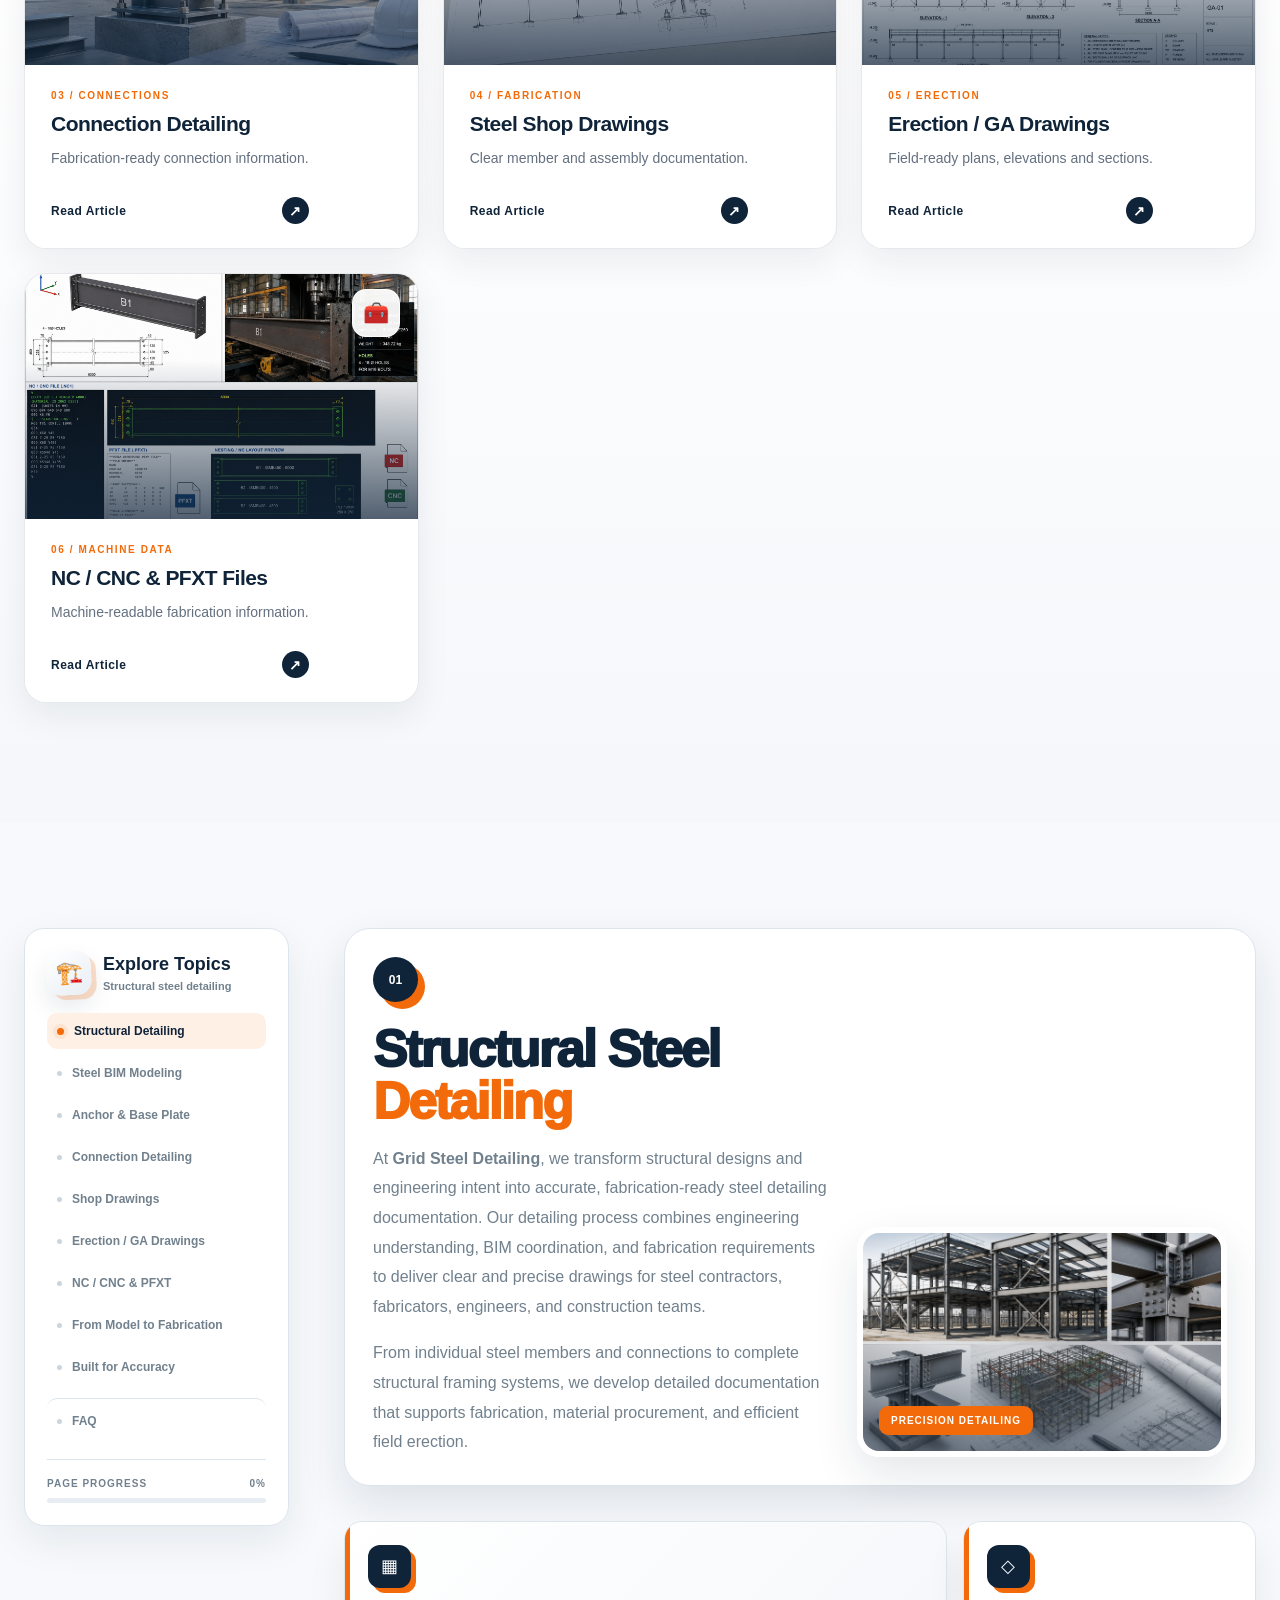
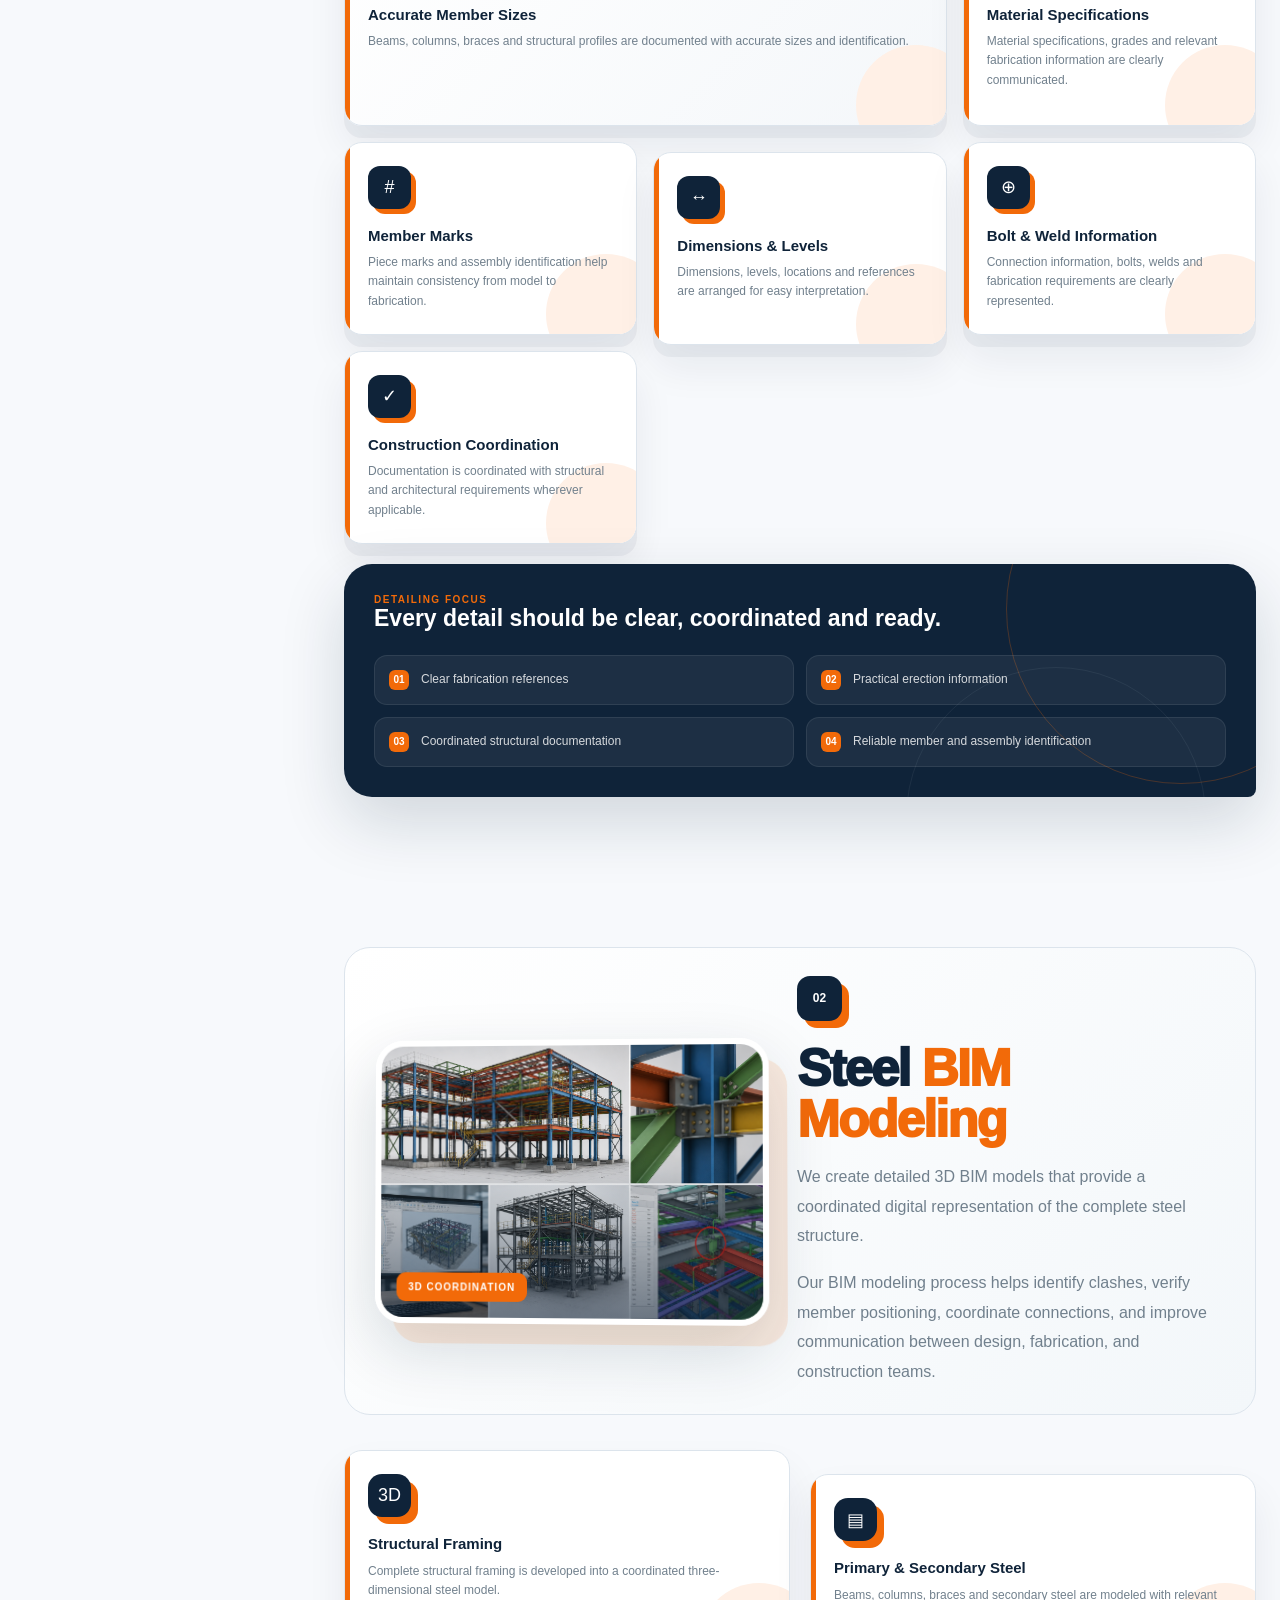
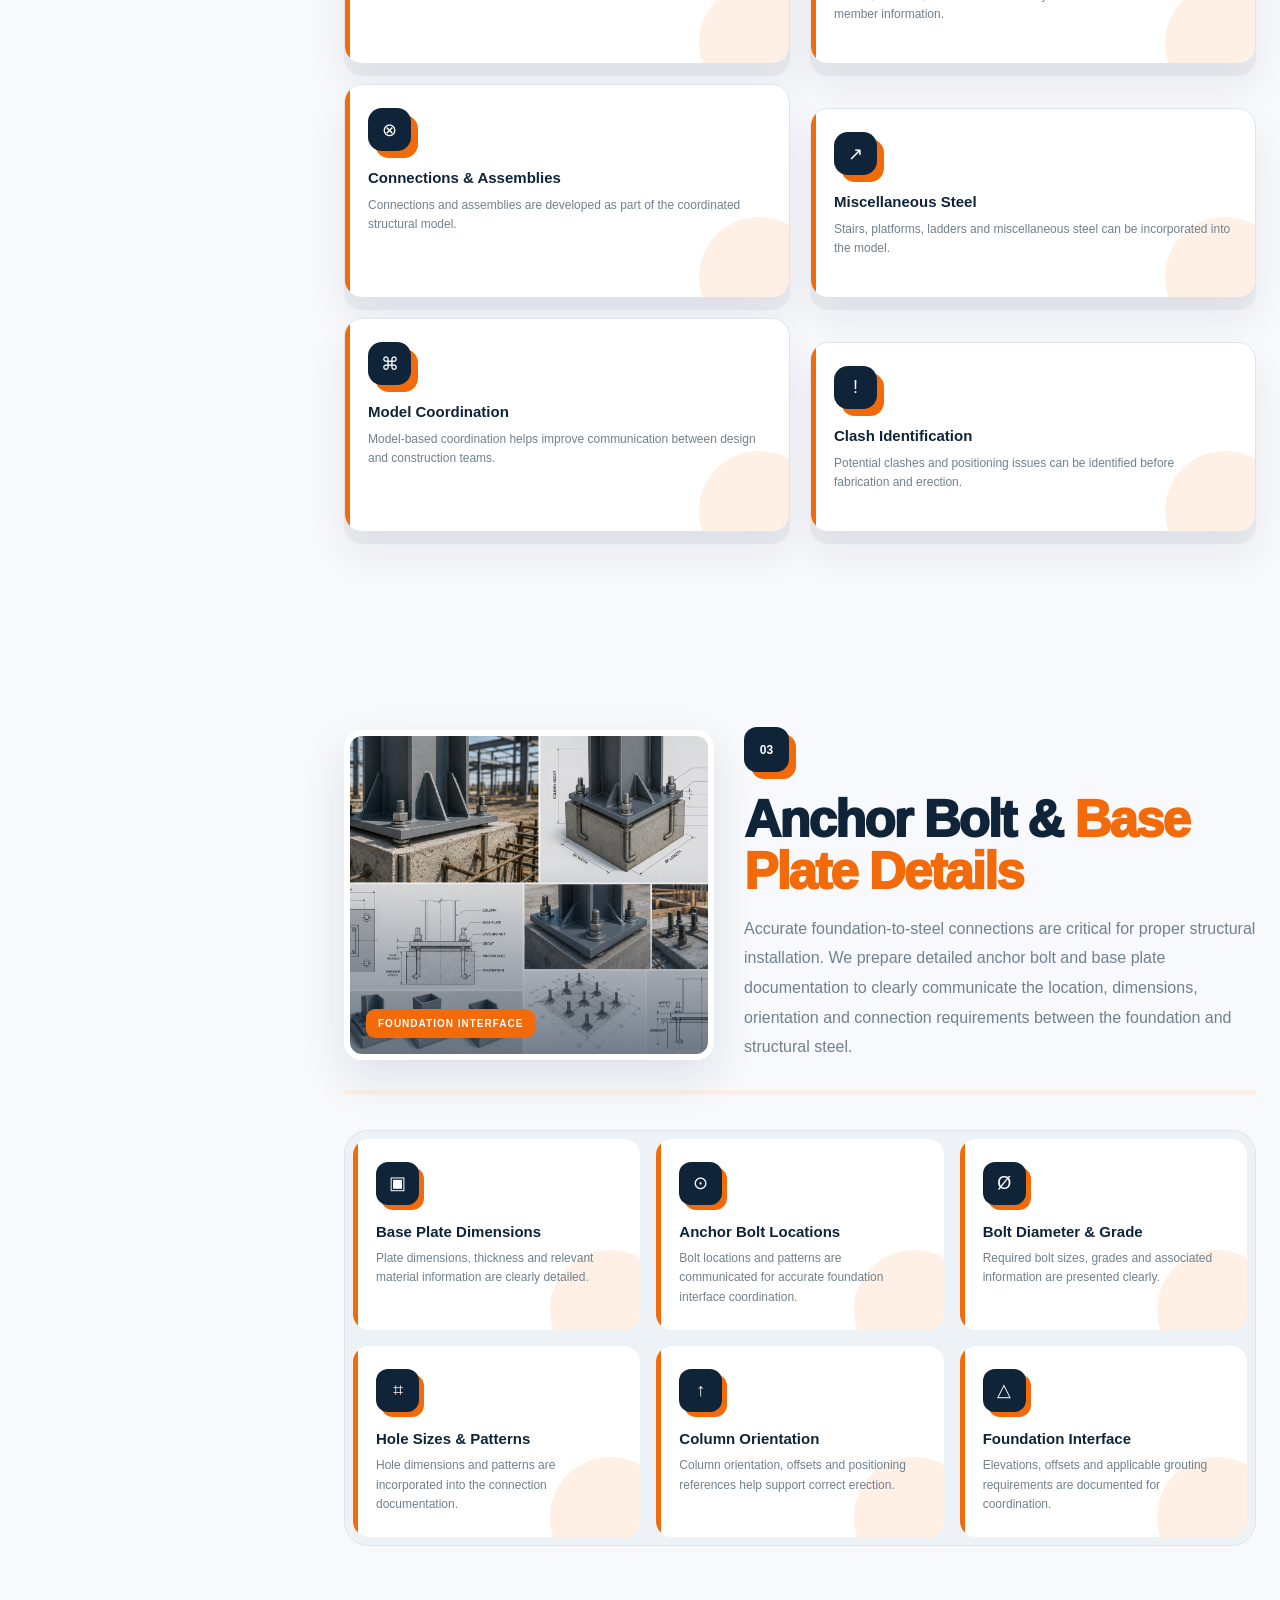
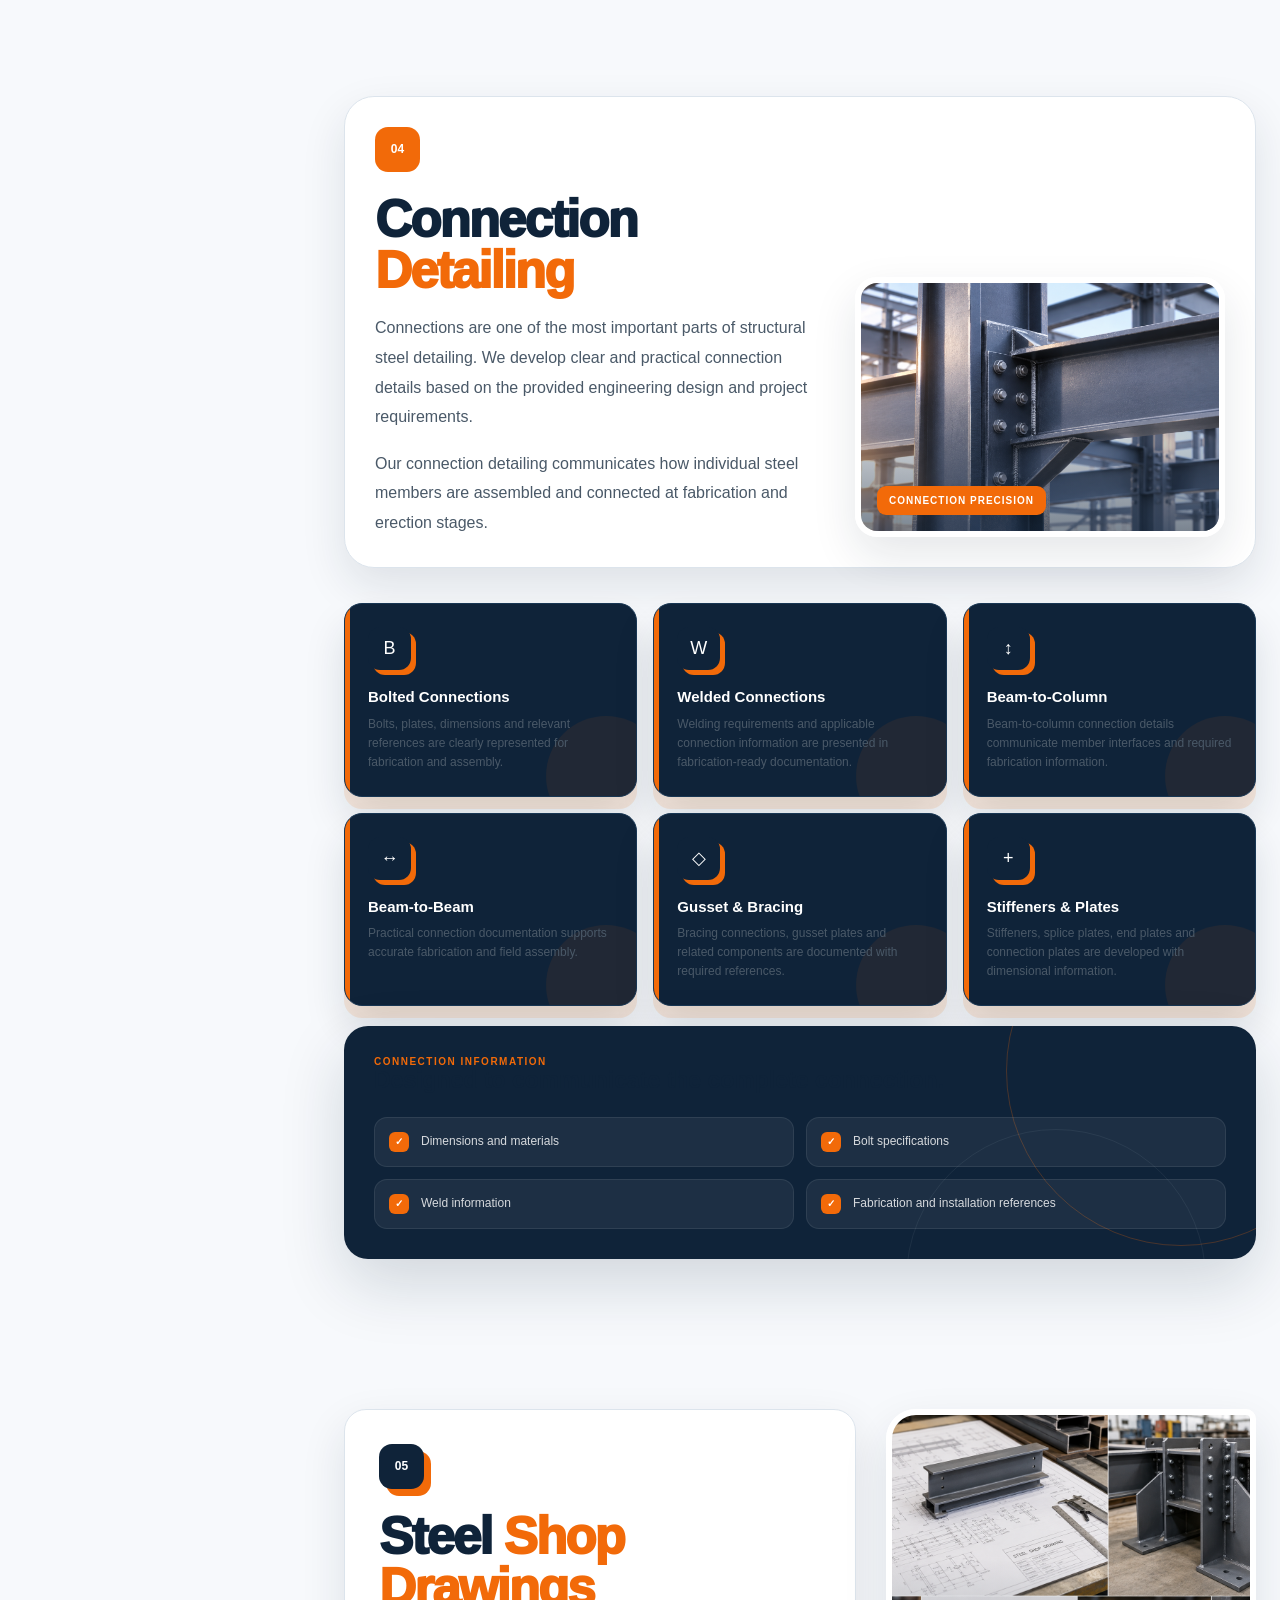
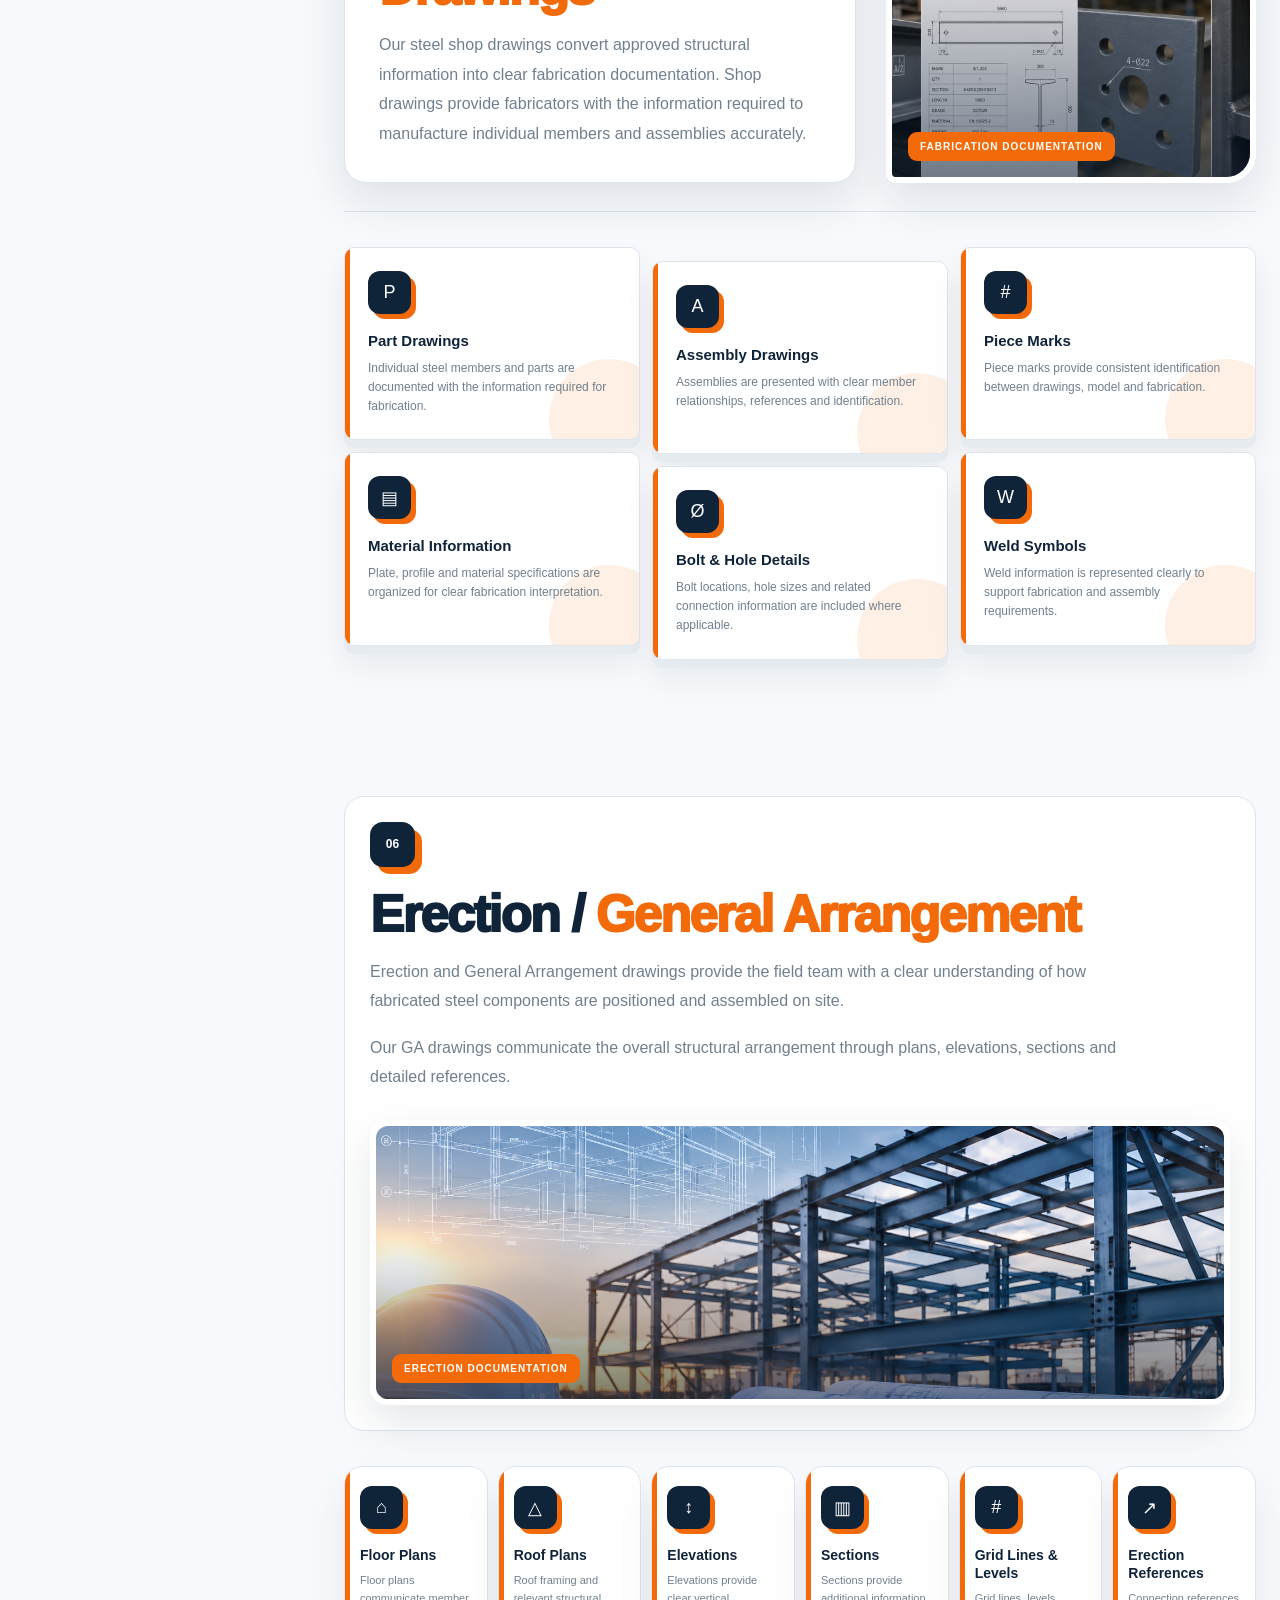
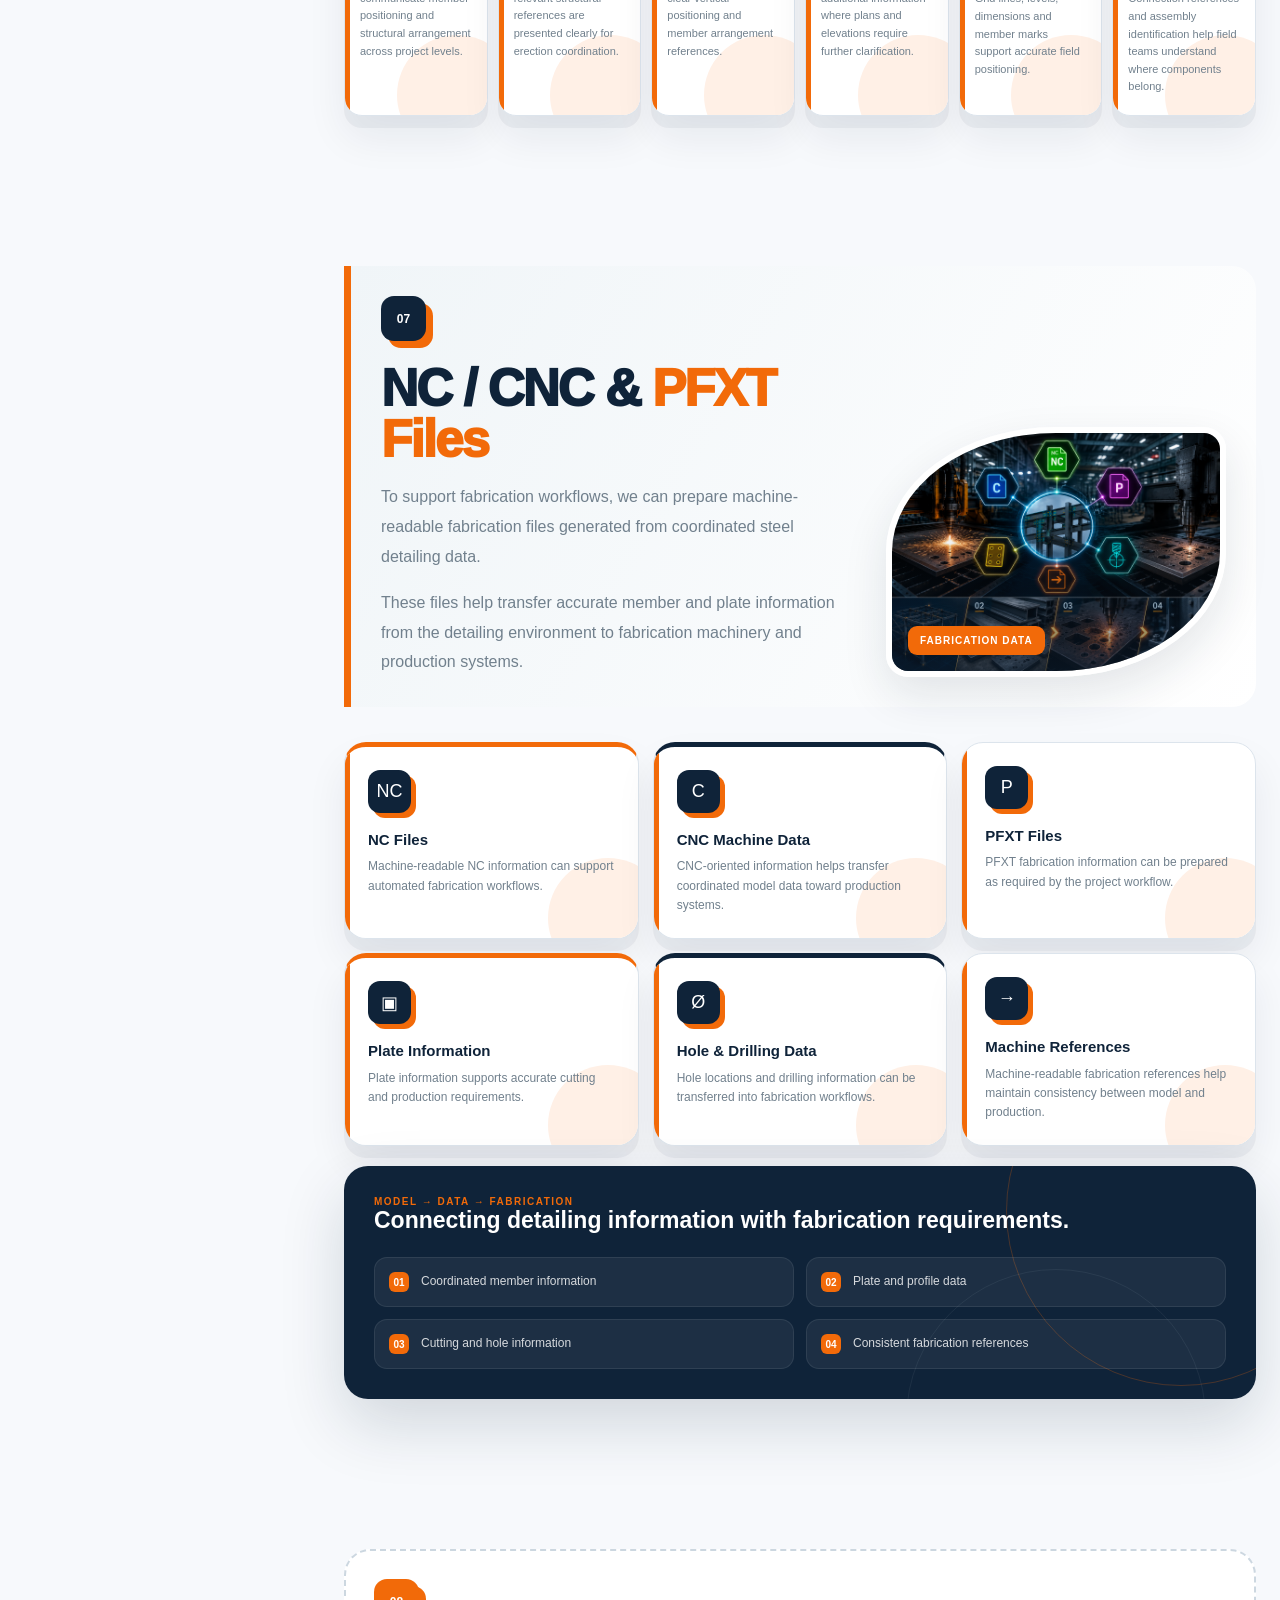
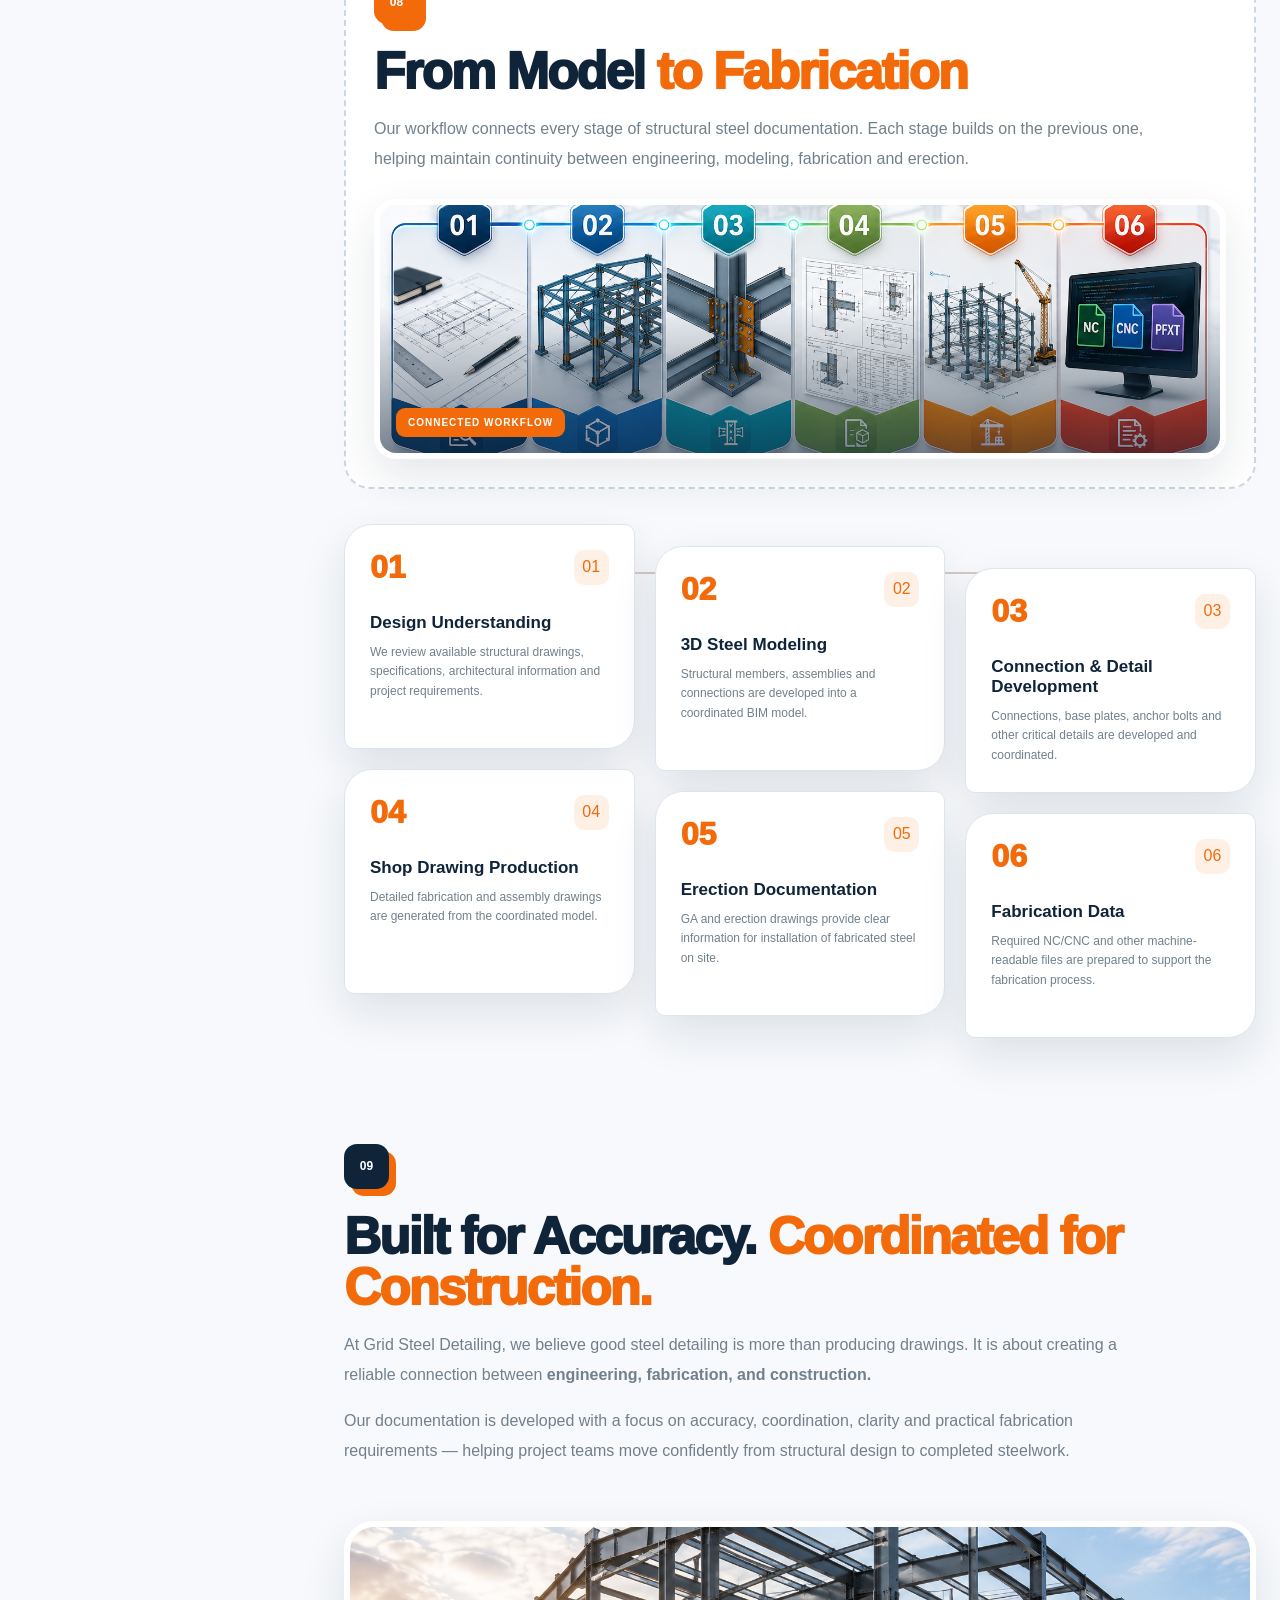
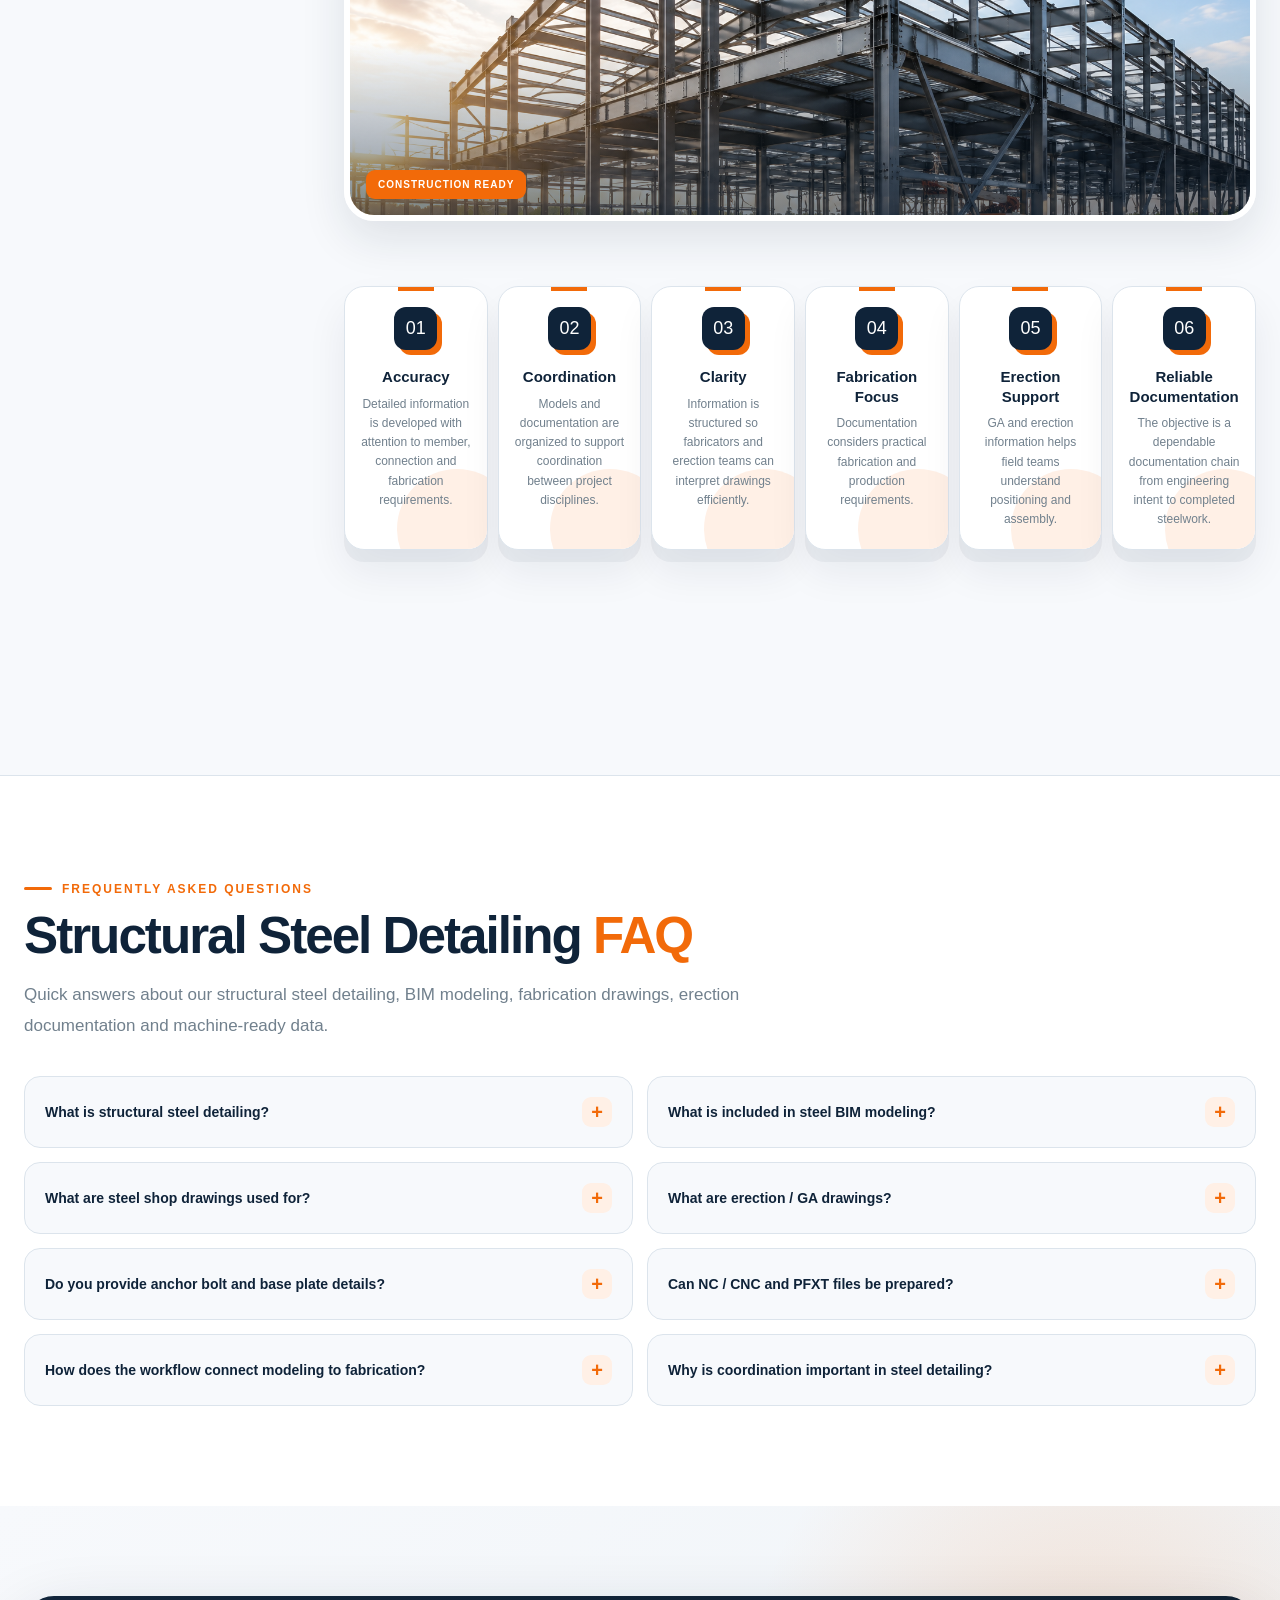
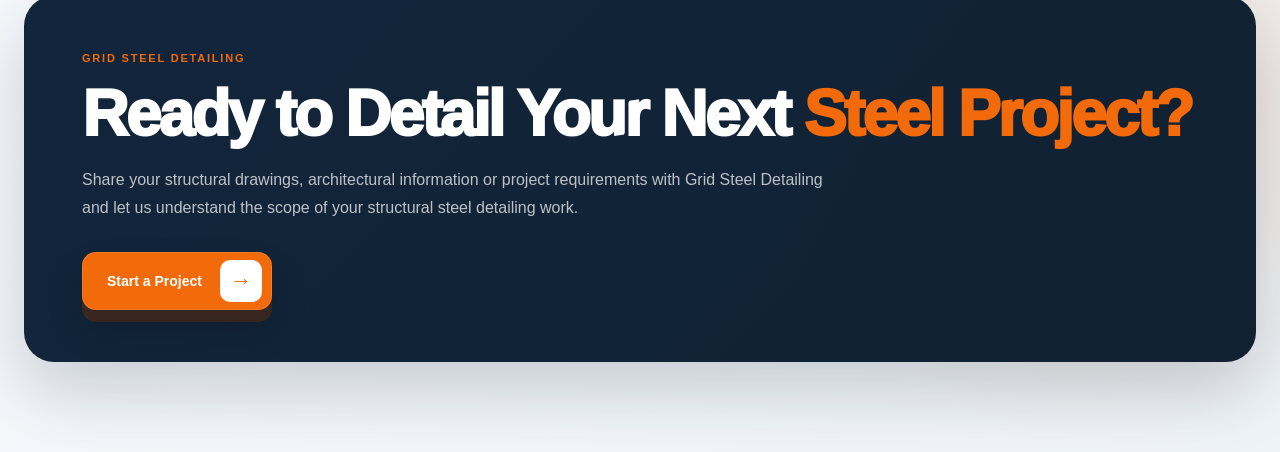
<file: structural-steel-detailing.html>
<!DOCTYPE html>
<html lang="en">

<head>
    <meta charset="UTF-8">
    <meta name="viewport" content="width=device-width, initial-scale=1.0">

    <title>Structural Steel Detailing | Grid Steel Detailing</title>

    <meta
        name="description"
        content="Grid Steel Detailing provides precision-driven structural steel detailing, BIM modeling, shop drawings, erection drawings and fabrication documentation."
    >
<link
    rel="stylesheet"
    href="css/navbar.css"
>
    <link rel="stylesheet" href="css/style.css">
    <link rel="stylesheet" href="css/structural-steel-detailing.css">
    <link rel="icon" type="image/png" href="assets/images/favicon.png">

</head>

<body id="top">

  <body>

    <!-- NAVBAR -->
    <header class="grid-navbar" id="gridNavbar">

        <div class="grid-nav-inner">

            <a
                href="index.html"
                class="grid-brand"
                aria-label="Grid Steel Detailing Home"
            >
                <span class="grid-brand-logo">
                    <img
                        src="assets/images/Grid Detailing.png"
                        alt="Grid Steel Detailing"
                    >
                </span>

                <span class="grid-brand-copy">
                    <span class="brand-name">
                        <span class="brand-grid-text">GRID</span>
                        <span class="brand-steel-text">STEEL DETAILING</span>
                    </span>

                    <span class="brand-tagline">
                        CONNECTING STEEL WITH PRECISION
                    </span>
                </span>
            </a>

            <nav
                class="grid-nav-links"
                id="gridNavLinks"
                aria-label="Main navigation"
            >
                <a href="index.html" class="grid-nav-item" data-page="index.html">HOME</a>

                <a href="about.html" class="grid-nav-item" data-page="about.html">
                    ABOUT US
                </a>

                <a
                    href="structural-steel-detailing.html"
                    class="grid-nav-item"
                    data-page="structural-steel-detailing.html"
                >
                    STRUCTURAL STEEL DETAILING
                </a>

                <a href="projects.html" class="grid-nav-item" data-page="projects.html">
                    PROJECTS
                </a>

                <a href="how-we-work.html" class="grid-nav-item" data-page="how-we-work.html">
                    HOW WE WORK
                </a>

                <a
                    href="contact-us.html"
                    class="grid-nav-item"
                    data-page="contact-us.html"
                    data-contact="true"
                >
                    CONTACT US
                </a>
            </nav>

            <a
                href="contact-us.html"
                class="grid-quote-btn"
                data-page="quote"
                data-quote="true"
                aria-label="Get a Quote"
            >
                <span class="quote-text">
                    GET A QUOTE →
                </span>
            </a>

            <button
                type="button"
                class="grid-menu-btn"
                id="gridMenuBtn"
                aria-label="Open navigation menu"
                aria-expanded="false"
                aria-controls="gridNavLinks"
            >
                <span class="grid-menu-lines">
                    <span></span>
                    <span></span>
                    <span></span>
                </span>
            </button>

        </div>

        <div
            class="grid-mobile-overlay"
            id="gridMobileOverlay"
        ></div>

    </header>

<!-- =======================================================
     STRUCTURAL STEEL DETAILING HERO
     UNIQUE CLASSES — NO CONFLICT WITH style.css
======================================================== -->

<section class="ssd-hero" id="ssd-hero">

    <div class="ssd-hero-bg" aria-hidden="true"></div>

    <div class="ssd-hero-grid" aria-hidden="true"></div>

    <div class="ssd-hero-inner">

        <div class="ssd-hero-copy">

            <div class="ssd-hero-kicker">
                <span class="ssd-hero-kicker-dot"></span>
                Structural Steel Detailing
            </div>

            <h1 class="ssd-hero-title">
                DETAILING STEEL.
                <span>DEFINING PRECISION.</span>
            </h1>

            <p class="ssd-hero-subtitle">
                Complete structural steel detailing and BIM documentation
                for fabrication and erection — connecting engineering intent
                with practical construction requirements.
            </p>

            <div class="ssd-hero-actions">

                <a
                    href="#structural-detailing"
                    class="ssd-hero-btn ssd-hero-btn-primary"
                >
                    <span>Explore Detailing</span>
                    <strong>→</strong>
                </a>

                <a
                    href="#workflow"
                    class="ssd-hero-btn ssd-hero-btn-secondary"
                >
                    View Our Workflow
                </a>

            </div>

        </div>


        <!-- RIGHT FLOATING BIM CARD -->

        <div class="ssd-hero-floating" aria-hidden="true">

            <div class="ssd-hero-floating-top">

                <div class="ssd-hero-floating-icon">
                    ⬡
                </div>

                <div class="ssd-hero-floating-number">
                    BIM
                </div>

            </div>

            <p>
                From structural model development to fabrication-ready
                documentation and erection information.
            </p>

        </div>

    </div>

</section>


<!-- =======================================================
     CATEGORIES
======================================================== -->

<section
    class="categories"
    id="categories"
    aria-labelledby="categories-title"
>

    <div class="container">

        <div class="category-head">

            <div>

                <div
                    class="section-label"
                    id="categories-title"
                >
                    Explore Services
                </div>

            </div>

        </div>


        <div class="category-grid">


            <!-- =================================================
                 01 STRUCTURAL STEEL DETAILING
                 ADDED — EVERYTHING ELSE UNCHANGED
            ================================================== -->

            <button
                class="category-card category-card--structural"
                type="button"
                data-article="structural-detailing"
                aria-label="Read article about Structural Steel Detailing"
            >

                <div class="category-image">

                    <img
                        src="assets/images/structural-steel-detailing-home.png"
                        alt="Structural Steel Detailing"
                        loading="lazy"
                    >

                    <span
                        class="category-image-icon"
                        aria-hidden="true"
                    >
                        ⛓️
                    </span>

                </div>

                <div class="category-copy">

                    <div class="category-number">
                        01 / DETAILING
                    </div>

                    <h3>
                        Structural Steel Detailing
                    </h3>

                    <p>
                        Precision-driven detailing for fabrication and erection.
                    </p>

                    <span class="category-open">
                        Read Article <b>↗</b>
                    </span>

                </div>

            </button>


            <!-- =================================================
                 02 BIM MODELING
            ================================================== -->

            <button
                class="category-card category-card--model"
                type="button"
                data-article="bim-modeling"
                aria-label="Read article about Steel BIM Modeling"
            >

                <div class="category-image">

                    <img
                        src="assets/images/bim-modeling-home.png"
                        alt="Steel BIM Modeling"
                        loading="lazy"
                    >

                    <span
                        class="category-image-icon"
                        aria-hidden="true"
                    >
                        🏗️
                    </span>

                </div>

                <div class="category-copy">

                    <div class="category-number">
                        01 / MODEL
                    </div>

                    <h3>
                        Steel BIM Modeling
                    </h3>

                    <p>
                        Coordinated 3D steel model development.
                    </p>

                    <span class="category-open">
                        Read Article <b>↗</b>
                    </span>

                </div>

            </button>


            <!-- =================================================
                 03 ANCHOR BASE
            ================================================== -->

            <button
                class="category-card category-card--foundation"
                type="button"
                data-article="anchor-base"
                aria-label="Read article about Anchor Bolt and Base Plate Details"
            >

                <div class="category-image">

                    <img
                        src="assets/images/Anchor Bolt & Base Plate Details.png"
                        alt="Anchor Bolt and Base Plate Details"
                        loading="lazy"
                    >

                    <span
                        class="category-image-icon"
                        aria-hidden="true"
                    >
                        ⚙️
                    </span>

                </div>

                <div class="category-copy">

                    <div class="category-number">
                        02 / FOUNDATION
                    </div>

                    <h3>
                        Anchor Bolt &amp; Base Plate Details
                    </h3>

                    <p>
                        Precise foundation-to-steel interfaces.
                    </p>

                    <span class="category-open">
                        Read Article <b>↗</b>
                    </span>

                </div>

            </button>


            <!-- =================================================
                 04 CONNECTION DETAILING
            ================================================== -->

            <button
                class="category-card category-card--connection"
                type="button"
                data-article="connection-detailing"
                aria-label="Read article about Connection Detailing"
            >

                <div class="category-image">

                    <img
                        src="assets/images/connection-detailing-home.jpeg"
                        alt="Steel Connection Detailing"
                        loading="lazy"
                    >

                    <span
                        class="category-image-icon"
                        aria-hidden="true"
                    >
                        🔩
                    </span>

                </div>

                <div class="category-copy">

                    <div class="category-number">
                        03 / CONNECTIONS
                    </div>

                    <h3>
                        Connection Detailing
                    </h3>

                    <p>
                        Fabrication-ready connection information.
                    </p>

                    <span class="category-open">
                        Read Article <b>↗</b>
                    </span>

                </div>

            </button>


            <!-- =================================================
                 05 SHOP DRAWINGS
            ================================================== -->

            <button
                class="category-card category-card--shop"
                type="button"
                data-article="shop-drawings"
                aria-label="Read article about Steel Shop Drawings"
            >

                <div class="category-image">

                    <img
                        src="assets/images/Steel Shop Drawings.png"
                        alt="Steel Shop Drawings"
                        loading="lazy"
                    >

                    <span
                        class="category-image-icon"
                        aria-hidden="true"
                    >
                        📐
                    </span>

                </div>

                <div class="category-copy">

                    <div class="category-number">
                        04 / FABRICATION
                    </div>

                    <h3>
                        Steel Shop Drawings
                    </h3>

                    <p>
                        Clear member and assembly documentation.
                    </p>

                    <span class="category-open">
                        Read Article <b>↗</b>
                    </span>

                </div>

            </button>


            <!-- =================================================
                 06 GA DRAWINGS
            ================================================== -->

            <button
                class="category-card category-card--ga"
                type="button"
                data-article="ga-drawings"
                aria-label="Read article about Erection and General Arrangement Drawings"
            >

                <div class="category-image">

                    <img
                        src="assets/images/Erection  General Arrangement.png"
                        alt="Erection and General Arrangement Drawings"
                        loading="lazy"
                    >

                    <span
                        class="category-image-icon"
                        aria-hidden="true"
                    >
                        🏢
                    </span>

                </div>

                <div class="category-copy">

                    <div class="category-number">
                        05 / ERECTION
                    </div>

                    <h3>
                        Erection / GA Drawings
                    </h3>

                    <p>
                        Field-ready plans, elevations and sections.
                    </p>

                    <span class="category-open">
                        Read Article <b>↗</b>
                    </span>

                </div>

            </button>


            <!-- =================================================
                 07 NC CNC
            ================================================== -->

            <button
                class="category-card category-card--nc"
                type="button"
                data-article="nc-cnc"
                aria-label="Read article about NC CNC and PFXT Files"
            >

                <div class="category-image">

                    <img
                        src="assets/images/NC  CNC & PFXT Files.png"
                        alt="NC CNC and PFXT Fabrication Files"
                        loading="lazy"
                    >

                    <span
                        class="category-image-icon"
                        aria-hidden="true"
                    >
                        🧰
                    </span>

                </div>

                <div class="category-copy">

                    <div class="category-number">
                        06 / MACHINE DATA
                    </div>

                    <h3>
                        NC / CNC &amp; PFXT Files
                    </h3>

                    <p>
                        Machine-readable fabrication information.
                    </p>

                    <span class="category-open">
                        Read Article <b>↗</b>
                    </span>

                </div>

            </button>

        </div>

    </div>

</section>


<!-- =======================================================
     ARTICLE MODAL
======================================================== -->

<div
    class="article-modal"
    id="articleModal"
    aria-hidden="true"
>

    <div
        class="article-modal-backdrop"
        data-close-article
    ></div>


    <div
        class="article-modal-dialog"
        role="dialog"
        aria-modal="true"
        aria-labelledby="articleModalTitle"
        tabindex="-1"
    >

        <div class="article-modal-top">

            <div>

                <span class="article-modal-kicker">
                    Topic Article
                </span>

                <h2 id="articleModalTitle">
                    Detailing Article
                </h2>

            </div>


            <button
                class="article-close"
                type="button"
                data-close-article
                aria-label="Close article"
            >
                ×
            </button>

        </div>


        <div
            class="article-modal-body"
            id="articleModalBody"
        ></div>


        <div class="article-modal-bottom">

            <span></span>

            <button
                type="button"
                class="article-read-below"
                id="readBelow"
            ></button>

        </div>

    </div>

</div>


<!-- =======================================================
     EXPLORE + CONTENT
======================================================== -->

<section class="section">

    <div class="container">

        <div class="explore-layout">


            <!-- =================================================
                 LEFT EXPLORE TOPICS
            ================================================== -->

            <aside
                class="explore-sidebar"
                aria-label="Explore structural steel detailing topics"
            >

                <div class="explore-heading">

                    <div
                        class="explore-heading-icon"
                        aria-hidden="true"
                    >
                        🏗️
                    </div>

                    <div>
                        Explore Topics
                        <span>
                            Structural steel detailing
                        </span>
                    </div>

                </div>


                <nav
                    class="topic-list"
                    aria-label="Structural steel detailing topics"
                >

                    <button
                        class="topic-link active"
                        type="button"
                        data-target="structural-detailing"
                        aria-current="true"
                    >
                        Structural Detailing
                    </button>

                    <button
                        class="topic-link"
                        type="button"
                        data-target="bim-modeling"
                    >
                        Steel BIM Modeling
                    </button>

                    <button
                        class="topic-link"
                        type="button"
                        data-target="anchor-base"
                    >
                        Anchor &amp; Base Plate
                    </button>

                    <button
                        class="topic-link"
                        type="button"
                        data-target="connection-detailing"
                    >
                        Connection Detailing
                    </button>

                    <button
                        class="topic-link"
                        type="button"
                        data-target="shop-drawings"
                    >
                        Shop Drawings
                    </button>

                    <button
                        class="topic-link"
                        type="button"
                        data-target="ga-drawings"
                    >
                        Erection / GA Drawings
                    </button>

                    <button
                        class="topic-link"
                        type="button"
                        data-target="nc-cnc"
                    >
                        NC / CNC &amp; PFXT
                    </button>

                    <button
                        class="topic-link"
                        type="button"
                        data-target="workflow"
                    >
                        From Model to Fabrication
                    </button>

                    <button
                        class="topic-link"
                        type="button"
                        data-target="accuracy"
                    >
                        Built for Accuracy
                    </button>

                    <button
                        class="topic-link topic-link--faq"
                        type="button"
                        data-target="faq"
                    >
                        FAQ
                    </button>

                </nav>


                <div class="explore-progress">

                    <div class="progress-label">

                        <span>
                            Page Progress
                        </span>

                        <span id="progressPercent">
                            0%
                        </span>

                    </div>

                    <div class="progress-track">

                        <div
                            class="progress-bar"
                            id="progressBar"
                        ></div>

                    </div>

                </div>

            </aside>


            <!-- =================================================
                 RIGHT CONTENT
            ================================================== -->

            <main class="content-area">


                <!-- =================================================
                     01 STRUCTURAL DETAILING
                ================================================== -->

                <section
                    class="topic-section reveal"
                    id="structural-detailing"
                    data-topic="structural-detailing"
                >

                    <div class="topic-header">

                        <div>

                            <div class="topic-number">
                                01
                            </div>

                            <h2 class="topic-title">
                                Structural Steel
                                <span class="orange">
                                    Detailing
                                </span>
                            </h2>

                            <p class="topic-description">
                                At <strong>Grid Steel Detailing</strong>,
                                we transform structural designs and
                                engineering intent into accurate,
                                fabrication-ready steel detailing
                                documentation. Our detailing process
                                combines engineering understanding,
                                BIM coordination, and fabrication
                                requirements to deliver clear and
                                precise drawings for steel contractors,
                                fabricators, engineers, and construction
                                teams.
                            </p>

                            <p class="topic-description">
                                From individual steel members and
                                connections to complete structural
                                framing systems, we develop detailed
                                documentation that supports fabrication,
                                material procurement, and efficient
                                field erection.
                            </p>

                        </div>


                        <div class="topic-visual">

                            <img
                                src="assets/images/steel-detailing-services.png"
                                alt="Structural steel construction"
                                loading="lazy"
                            >

                            <div class="topic-visual-badge">
                                Precision Detailing
                            </div>

                        </div>

                    </div>


                    <div class="info-grid">

                        <div class="info-card">
                            <div class="info-icon">▦</div>
                            <h4>Accurate Member Sizes</h4>
                            <p>
                                Beams, columns, braces and structural
                                profiles are documented with accurate
                                sizes and identification.
                            </p>
                        </div>

                        <div class="info-card">
                            <div class="info-icon">◇</div>
                            <h4>Material Specifications</h4>
                            <p>
                                Material specifications, grades and
                                relevant fabrication information are
                                clearly communicated.
                            </p>
                        </div>

                        <div class="info-card">
                            <div class="info-icon">#</div>
                            <h4>Member Marks</h4>
                            <p>
                                Piece marks and assembly identification
                                help maintain consistency from model
                                to fabrication.
                            </p>
                        </div>

                        <div class="info-card">
                            <div class="info-icon">↔</div>
                            <h4>Dimensions &amp; Levels</h4>
                            <p>
                                Dimensions, levels, locations and
                                references are arranged for easy
                                interpretation.
                            </p>
                        </div>

                        <div class="info-card">
                            <div class="info-icon">⊕</div>
                            <h4>Bolt &amp; Weld Information</h4>
                            <p>
                                Connection information, bolts, welds
                                and fabrication requirements are clearly
                                represented.
                            </p>
                        </div>

                        <div class="info-card">
                            <div class="info-icon">✓</div>
                            <h4>Construction Coordination</h4>
                            <p>
                                Documentation is coordinated with
                                structural and architectural requirements
                                wherever applicable.
                            </p>
                        </div>

                    </div>


                    <div class="detail-panel">

                        <div class="detail-panel-heading">

                            <div>

                                <div class="mini-label">
                                    Detailing Focus
                                </div>

                                <h3>
                                    Every detail should be clear,
                                    coordinated and ready.
                                </h3>

                            </div>

                        </div>


                        <div class="detail-panel-grid">

                            <div class="detail-point">
                                <span>01</span>
                                Clear fabrication references
                            </div>

                            <div class="detail-point">
                                <span>02</span>
                                Practical erection information
                            </div>

                            <div class="detail-point">
                                <span>03</span>
                                Coordinated structural documentation
                            </div>

                            <div class="detail-point">
                                <span>04</span>
                                Reliable member and assembly identification
                            </div>

                        </div>

                    </div>

                </section>


                <!-- =================================================
                     02 BIM MODELING
                ================================================== -->

                <section
                    class="topic-section reveal"
                    id="bim-modeling"
                    data-topic="bim-modeling"
                >

                    <div class="topic-header">

                        <div>

                            <div class="topic-number">
                                02
                            </div>

                            <h2 class="topic-title">
                                Steel
                                <span class="orange">
                                    BIM Modeling
                                </span>
                            </h2>

                            <p class="topic-description">
                                We create detailed 3D BIM models that
                                provide a coordinated digital
                                representation of the complete steel
                                structure.
                            </p>

                            <p class="topic-description">
                                Our BIM modeling process helps identify
                                clashes, verify member positioning,
                                coordinate connections, and improve
                                communication between design,
                                fabrication, and construction teams.
                            </p>

                        </div>


                        <div class="topic-visual">

                            <img
                                src="assets/images/steel-bim-services.png"
                                alt="BIM and engineering work"
                                loading="lazy"
                            >

                            <div class="topic-visual-badge">
                                3D Coordination
                            </div>

                        </div>

                    </div>


                    <div class="info-grid">

                        <div class="info-card">
                            <div class="info-icon">3D</div>
                            <h4>Structural Framing</h4>
                            <p>
                                Complete structural framing is developed
                                into a coordinated three-dimensional
                                steel model.
                            </p>
                        </div>

                        <div class="info-card">
                            <div class="info-icon">▤</div>
                            <h4>Primary &amp; Secondary Steel</h4>
                            <p>
                                Beams, columns, braces and secondary
                                steel are modeled with relevant member
                                information.
                            </p>
                        </div>

                        <div class="info-card">
                            <div class="info-icon">⊗</div>
                            <h4>Connections &amp; Assemblies</h4>
                            <p>
                                Connections and assemblies are developed
                                as part of the coordinated structural
                                model.
                            </p>
                        </div>

                        <div class="info-card">
                            <div class="info-icon">↗</div>
                            <h4>Miscellaneous Steel</h4>
                            <p>
                                Stairs, platforms, ladders and
                                miscellaneous steel can be incorporated
                                into the model.
                            </p>
                        </div>

                        <div class="info-card">
                            <div class="info-icon">⌘</div>
                            <h4>Model Coordination</h4>
                            <p>
                                Model-based coordination helps improve
                                communication between design and
                                construction teams.
                            </p>
                        </div>

                        <div class="info-card">
                            <div class="info-icon">!</div>
                            <h4>Clash Identification</h4>
                            <p>
                                Potential clashes and positioning issues
                                can be identified before fabrication
                                and erection.
                            </p>
                        </div>

                    </div>

                </section>


                <!-- =================================================
                     03 ANCHOR BASE
                ================================================== -->

                <section
                    class="topic-section reveal"
                    id="anchor-base"
                    data-topic="anchor-base"
                >

                    <div class="topic-header">

                        <div>

                            <div class="topic-number">
                                03
                            </div>

                            <h2 class="topic-title">
                                Anchor Bolt &amp;
                                <span class="orange">
                                    Base Plate Details
                                </span>
                            </h2>

                            <p class="topic-description">
                                Accurate foundation-to-steel connections
                                are critical for proper structural
                                installation. We prepare detailed
                                anchor bolt and base plate documentation
                                to clearly communicate the location,
                                dimensions, orientation and connection
                                requirements between the foundation
                                and structural steel.
                            </p>

                        </div>


                        <div class="topic-visual">

                            <img
                                src="assets/images/anchor-bolt-base-plate.png"
                                alt="Steel foundation construction"
                                loading="lazy"
                            >

                            <div class="topic-visual-badge">
                                Foundation Interface
                            </div>

                        </div>

                    </div>


                    <div class="info-grid">

                        <div class="info-card">
                            <div class="info-icon">▣</div>
                            <h4>Base Plate Dimensions</h4>
                            <p>
                                Plate dimensions, thickness and relevant
                                material information are clearly detailed.
                            </p>
                        </div>

                        <div class="info-card">
                            <div class="info-icon">⊙</div>
                            <h4>Anchor Bolt Locations</h4>
                            <p>
                                Bolt locations and patterns are
                                communicated for accurate foundation
                                interface coordination.
                            </p>
                        </div>

                        <div class="info-card">
                            <div class="info-icon">Ø</div>
                            <h4>Bolt Diameter &amp; Grade</h4>
                            <p>
                                Required bolt sizes, grades and associated
                                information are presented clearly.
                            </p>
                        </div>

                        <div class="info-card">
                            <div class="info-icon">⌗</div>
                            <h4>Hole Sizes &amp; Patterns</h4>
                            <p>
                                Hole dimensions and patterns are
                                incorporated into the connection
                                documentation.
                            </p>
                        </div>

                        <div class="info-card">
                            <div class="info-icon">↑</div>
                            <h4>Column Orientation</h4>
                            <p>
                                Column orientation, offsets and positioning
                                references help support correct erection.
                            </p>
                        </div>

                        <div class="info-card">
                            <div class="info-icon">△</div>
                            <h4>Foundation Interface</h4>
                            <p>
                                Elevations, offsets and applicable grouting
                                requirements are documented for
                                coordination.
                            </p>
                        </div>

                    </div>

                </section>


                <!-- =================================================
                     04 CONNECTION DETAILING
                ================================================== -->

                <section
                    class="topic-section reveal"
                    id="connection-detailing"
                    data-topic="connection-detailing"
                >

                    <div class="topic-header">

                        <div>

                            <div class="topic-number">
                                04
                            </div>

                            <h2 class="topic-title">
                                Connection
                                <span class="orange">
                                    Detailing
                                </span>
                            </h2>

                            <p class="topic-description">
                                Connections are one of the most important
                                parts of structural steel detailing. We
                                develop clear and practical connection
                                details based on the provided engineering
                                design and project requirements.
                            </p>

                            <p class="topic-description">
                                Our connection detailing communicates
                                how individual steel members are assembled
                                and connected at fabrication and erection
                                stages.
                            </p>

                        </div>


                        <div class="topic-visual">

                            <img
                                src="assets/images/steel-connection-detailing-services.png"
                                alt="Steel connection structure"
                                loading="lazy"
                            >

                            <div class="topic-visual-badge">
                                Connection Precision
                            </div>

                        </div>

                    </div>


                    <div class="info-grid">

                        <div class="info-card">
                            <div class="info-icon">B</div>
                            <h4>Bolted Connections</h4>
                            <p>
                                Bolts, plates, dimensions and relevant
                                references are clearly represented for
                                fabrication and assembly.
                            </p>
                        </div>

                        <div class="info-card">
                            <div class="info-icon">W</div>
                            <h4>Welded Connections</h4>
                            <p>
                                Welding requirements and applicable
                                connection information are presented
                                in fabrication-ready documentation.
                            </p>
                        </div>

                        <div class="info-card">
                            <div class="info-icon">↕</div>
                            <h4>Beam-to-Column</h4>
                            <p>
                                Beam-to-column connection details
                                communicate member interfaces and
                                required fabrication information.
                            </p>
                        </div>

                        <div class="info-card">
                            <div class="info-icon">↔</div>
                            <h4>Beam-to-Beam</h4>
                            <p>
                                Practical connection documentation
                                supports accurate fabrication and field
                                assembly.
                            </p>
                        </div>

                        <div class="info-card">
                            <div class="info-icon">◇</div>
                            <h4>Gusset &amp; Bracing</h4>
                            <p>
                                Bracing connections, gusset plates and
                                related components are documented with
                                required references.
                            </p>
                        </div>

                        <div class="info-card">
                            <div class="info-icon">+</div>
                            <h4>Stiffeners &amp; Plates</h4>
                            <p>
                                Stiffeners, splice plates, end plates
                                and connection plates are developed
                                with dimensional information.
                            </p>
                        </div>

                    </div>


                    <div class="detail-panel">

                        <div class="detail-panel-heading">

                            <div>

                                <div class="mini-label">
                                    Connection Information
                                </div>

                                <h3>
                                    Designed to communicate the complete
                                    connection.
                                </h3>

                            </div>

                        </div>


                        <div class="detail-panel-grid">

                            <div class="detail-point">
                                <span>✓</span>
                                Dimensions and materials
                            </div>

                            <div class="detail-point">
                                <span>✓</span>
                                Bolt specifications
                            </div>

                            <div class="detail-point">
                                <span>✓</span>
                                Weld information
                            </div>

                            <div class="detail-point">
                                <span>✓</span>
                                Fabrication and installation references
                            </div>

                        </div>

                    </div>

                </section>


                <!-- =================================================
                     05 SHOP DRAWINGS
                ================================================== -->

                <section
                    class="topic-section reveal"
                    id="shop-drawings"
                    data-topic="shop-drawings"
                >

                    <div class="topic-header">

                        <div>

                            <div class="topic-number">
                                05
                            </div>

                            <h2 class="topic-title">
                                Steel
                                <span class="orange">
                                    Shop Drawings
                                </span>
                            </h2>

                            <p class="topic-description">
                                Our steel shop drawings convert approved
                                structural information into clear
                                fabrication documentation. Shop drawings
                                provide fabricators with the information
                                required to manufacture individual
                                members and assemblies accurately.
                            </p>

                        </div>


                        <div class="topic-visual">

                            <img
                                src="assets/images/steel-shop-drawing-services.png"
                                alt="Engineering drawings and fabrication"
                                loading="lazy"
                            >

                            <div class="topic-visual-badge">
                                Fabrication Documentation
                            </div>

                        </div>

                    </div>


                    <div class="info-grid">

                        <div class="info-card">
                            <div class="info-icon">P</div>
                            <h4>Part Drawings</h4>
                            <p>
                                Individual steel members and parts are
                                documented with the information required
                                for fabrication.
                            </p>
                        </div>

                        <div class="info-card">
                            <div class="info-icon">A</div>
                            <h4>Assembly Drawings</h4>
                            <p>
                                Assemblies are presented with clear
                                member relationships, references and
                                identification.
                            </p>
                        </div>

                        <div class="info-card">
                            <div class="info-icon">#</div>
                            <h4>Piece Marks</h4>
                            <p>
                                Piece marks provide consistent
                                identification between drawings, model
                                and fabrication.
                            </p>
                        </div>

                        <div class="info-card">
                            <div class="info-icon">▤</div>
                            <h4>Material Information</h4>
                            <p>
                                Plate, profile and material specifications
                                are organized for clear fabrication
                                interpretation.
                            </p>
                        </div>

                        <div class="info-card">
                            <div class="info-icon">Ø</div>
                            <h4>Bolt &amp; Hole Details</h4>
                            <p>
                                Bolt locations, hole sizes and related
                                connection information are included
                                where applicable.
                            </p>
                        </div>

                        <div class="info-card">
                            <div class="info-icon">W</div>
                            <h4>Weld Symbols</h4>
                            <p>
                                Weld information is represented clearly
                                to support fabrication and assembly
                                requirements.
                            </p>
                        </div>

                    </div>

                </section>


                <!-- =================================================
                     06 GA DRAWINGS
                ================================================== -->

                <section
                    class="topic-section reveal"
                    id="ga-drawings"
                    data-topic="ga-drawings"
                >

                    <div class="topic-header">

                        <div>

                            <div class="topic-number">
                                06
                            </div>

                            <h2 class="topic-title">
                                Erection /
                                <span class="orange">
                                    General Arrangement
                                </span>
                            </h2>

                            <p class="topic-description">
                                Erection and General Arrangement drawings
                                provide the field team with a clear
                                understanding of how fabricated steel
                                components are positioned and assembled
                                on site.
                            </p>

                            <p class="topic-description">
                                Our GA drawings communicate the overall
                                structural arrangement through plans,
                                elevations, sections and detailed
                                references.
                            </p>

                        </div>


                        <div class="topic-visual">

                            <img
                                src="assets/images/steel-erection-general-arrangement-services.png"
                                alt="Steel erection construction"
                                loading="lazy"
                            >

                            <div class="topic-visual-badge">
                                Erection Documentation
                            </div>

                        </div>

                    </div>


                    <div class="info-grid">

                        <div class="info-card">
                            <div class="info-icon">⌂</div>
                            <h4>Floor Plans</h4>
                            <p>
                                Floor plans communicate member positioning
                                and structural arrangement across project
                                levels.
                            </p>
                        </div>

                        <div class="info-card">
                            <div class="info-icon">△</div>
                            <h4>Roof Plans</h4>
                            <p>
                                Roof framing and relevant structural
                                references are presented clearly for
                                erection coordination.
                            </p>
                        </div>

                        <div class="info-card">
                            <div class="info-icon">↕</div>
                            <h4>Elevations</h4>
                            <p>
                                Elevations provide clear vertical
                                positioning and member arrangement
                                references.
                            </p>
                        </div>

                        <div class="info-card">
                            <div class="info-icon">▥</div>
                            <h4>Sections</h4>
                            <p>
                                Sections provide additional information
                                where plans and elevations require
                                further clarification.
                            </p>
                        </div>

                        <div class="info-card">
                            <div class="info-icon">#</div>
                            <h4>Grid Lines &amp; Levels</h4>
                            <p>
                                Grid lines, levels, dimensions and member
                                marks support accurate field positioning.
                            </p>
                        </div>

                        <div class="info-card">
                            <div class="info-icon">↗</div>
                            <h4>Erection References</h4>
                            <p>
                                Connection references and assembly
                                identification help field teams
                                understand where components belong.
                            </p>
                        </div>

                    </div>

                </section>


                <!-- =================================================
                     07 NC CNC
                ================================================== -->

                <section
                    class="topic-section reveal"
                    id="nc-cnc"
                    data-topic="nc-cnc"
                >

                    <div class="topic-header">

                        <div>

                            <div class="topic-number">
                                07
                            </div>

                            <h2 class="topic-title">
                                NC / CNC &amp;
                                <span class="orange">
                                    PFXT Files
                                </span>
                            </h2>

                            <p class="topic-description">
                                To support fabrication workflows, we can
                                prepare machine-readable fabrication files
                                generated from coordinated steel detailing
                                data.
                            </p>

                            <p class="topic-description">
                                These files help transfer accurate member
                                and plate information from the detailing
                                environment to fabrication machinery and
                                production systems.
                            </p>

                        </div>


                        <div class="topic-visual">

                            <img
                                src="assets/images/nc-cnc-pfxt-file-services.png"
                                alt="Industrial fabrication machinery"
                                loading="lazy"
                            >

                            <div class="topic-visual-badge">
                                Fabrication Data
                            </div>

                        </div>

                    </div>


                    <div class="info-grid">

                        <div class="info-card">
                            <div class="info-icon">NC</div>
                            <h4>NC Files</h4>
                            <p>
                                Machine-readable NC information can
                                support automated fabrication workflows.
                            </p>
                        </div>

                        <div class="info-card">
                            <div class="info-icon">C</div>
                            <h4>CNC Machine Data</h4>
                            <p>
                                CNC-oriented information helps transfer
                                coordinated model data toward production
                                systems.
                            </p>
                        </div>

                        <div class="info-card">
                            <div class="info-icon">P</div>
                            <h4>PFXT Files</h4>
                            <p>
                                PFXT fabrication information can be
                                prepared as required by the project
                                workflow.
                            </p>
                        </div>

                        <div class="info-card">
                            <div class="info-icon">▣</div>
                            <h4>Plate Information</h4>
                            <p>
                                Plate information supports accurate
                                cutting and production requirements.
                            </p>
                        </div>

                        <div class="info-card">
                            <div class="info-icon">Ø</div>
                            <h4>Hole &amp; Drilling Data</h4>
                            <p>
                                Hole locations and drilling information
                                can be transferred into fabrication
                                workflows.
                            </p>
                        </div>

                        <div class="info-card">
                            <div class="info-icon">→</div>
                            <h4>Machine References</h4>
                            <p>
                                Machine-readable fabrication references
                                help maintain consistency between model
                                and production.
                            </p>
                        </div>

                    </div>


                    <div class="detail-panel">

                        <div class="detail-panel-heading">

                            <div>

                                <div class="mini-label">
                                    Model → Data → Fabrication
                                </div>

                                <h3>
                                    Connecting detailing information
                                    with fabrication requirements.
                                </h3>

                            </div>

                        </div>


                        <div class="detail-panel-grid">

                            <div class="detail-point">
                                <span>01</span>
                                Coordinated member information
                            </div>

                            <div class="detail-point">
                                <span>02</span>
                                Plate and profile data
                            </div>

                            <div class="detail-point">
                                <span>03</span>
                                Cutting and hole information
                            </div>

                            <div class="detail-point">
                                <span>04</span>
                                Consistent fabrication references
                            </div>

                        </div>

                    </div>

                </section>


                <!-- =================================================
                     08 WORKFLOW
                ================================================== -->

                <section
                    class="topic-section reveal"
                    id="workflow"
                    data-topic="workflow"
                >

                    <div class="topic-header">

                        <div>

                            <div class="topic-number">
                                08
                            </div>

                            <h2 class="topic-title">
                                From Model
                                <span class="orange">
                                    to Fabrication
                                </span>
                            </h2>

                            <p class="topic-description">
                                Our workflow connects every stage of
                                structural steel documentation. Each
                                stage builds on the previous one, helping
                                maintain continuity between engineering,
                                modeling, fabrication and erection.
                            </p>

                        </div>


                        <div class="topic-visual">

                            <img
                                src="assets/images/model-to-fabrication-services.png"
                                alt="Steel construction workflow"
                                loading="lazy"
                            >

                            <div class="topic-visual-badge">
                                Connected Workflow
                            </div>

                        </div>

                    </div>


                    <div class="process-wrap">

                        <div class="process-card">

                            <div class="process-no">
                                <strong>01</strong>
                                <span>01</span>
                            </div>

                            <h3>
                                Design Understanding
                            </h3>

                            <p>
                                We review available structural drawings,
                                specifications, architectural information
                                and project requirements.
                            </p>

                        </div>


                        <div class="process-card">

                            <div class="process-no">
                                <strong>02</strong>
                                <span>02</span>
                            </div>

                            <h3>
                                3D Steel Modeling
                            </h3>

                            <p>
                                Structural members, assemblies and
                                connections are developed into a
                                coordinated BIM model.
                            </p>

                        </div>


                        <div class="process-card">

                            <div class="process-no">
                                <strong>03</strong>
                                <span>03</span>
                            </div>

                            <h3>
                                Connection &amp; Detail Development
                            </h3>

                            <p>
                                Connections, base plates, anchor bolts
                                and other critical details are developed
                                and coordinated.
                            </p>

                        </div>


                        <div class="process-card">

                            <div class="process-no">
                                <strong>04</strong>
                                <span>04</span>
                            </div>

                            <h3>
                                Shop Drawing Production
                            </h3>

                            <p>
                                Detailed fabrication and assembly
                                drawings are generated from the
                                coordinated model.
                            </p>

                        </div>


                        <div class="process-card">

                            <div class="process-no">
                                <strong>05</strong>
                                <span>05</span>
                            </div>

                            <h3>
                                Erection Documentation
                            </h3>

                            <p>
                                GA and erection drawings provide clear
                                information for installation of fabricated
                                steel on site.
                            </p>

                        </div>


                        <div class="process-card">

                            <div class="process-no">
                                <strong>06</strong>
                                <span>06</span>
                            </div>

                            <h3>
                                Fabrication Data
                            </h3>

                            <p>
                                Required NC/CNC and other machine-readable
                                files are prepared to support the
                                fabrication process.
                            </p>

                        </div>

                    </div>

                </section>


                <!-- =================================================
                     09 ACCURACY
                ================================================== -->

                <section
                    class="topic-section reveal"
                    id="accuracy"
                    data-topic="accuracy"
                >

                    <div class="topic-header">

                        <div>

                            <div class="topic-number">
                                09
                            </div>

                            <h2 class="topic-title">
                                Built for Accuracy.
                                <span class="orange">
                                    Coordinated for Construction.
                                </span>
                            </h2>

                            <p class="topic-description">
                                At Grid Steel Detailing, we believe good
                                steel detailing is more than producing
                                drawings. It is about creating a reliable
                                connection between
                                <strong>
                                    engineering, fabrication,
                                    and construction.
                                </strong>
                            </p>

                            <p class="topic-description">
                                Our documentation is developed with a
                                focus on accuracy, coordination, clarity
                                and practical fabrication requirements —
                                helping project teams move confidently
                                from structural design to completed
                                steelwork.
                            </p>

                        </div>


                        <div class="topic-visual">

                            <img
                                src="assets/images/accuracy-coordination-construction-services.png"
                                alt="Completed steel construction"
                                loading="lazy"
                            >

                            <div class="topic-visual-badge">
                                Construction Ready
                            </div>

                        </div>

                    </div>


                    <div class="info-grid">

                        <div class="info-card">
                            <div class="info-icon">01</div>
                            <h4>Accuracy</h4>
                            <p>
                                Detailed information is developed with
                                attention to member, connection and
                                fabrication requirements.
                            </p>
                        </div>

                        <div class="info-card">
                            <div class="info-icon">02</div>
                            <h4>Coordination</h4>
                            <p>
                                Models and documentation are organized
                                to support coordination between project
                                disciplines.
                            </p>
                        </div>

                        <div class="info-card">
                            <div class="info-icon">03</div>
                            <h4>Clarity</h4>
                            <p>
                                Information is structured so fabricators
                                and erection teams can interpret drawings
                                efficiently.
                            </p>
                        </div>

                        <div class="info-card">
                            <div class="info-icon">04</div>
                            <h4>Fabrication Focus</h4>
                            <p>
                                Documentation considers practical
                                fabrication and production requirements.
                            </p>
                        </div>

                        <div class="info-card">
                            <div class="info-icon">05</div>
                            <h4>Erection Support</h4>
                            <p>
                                GA and erection information helps field
                                teams understand positioning and assembly.
                            </p>
                        </div>

                        <div class="info-card">
                            <div class="info-icon">06</div>
                            <h4>Reliable Documentation</h4>
                            <p>
                                The objective is a dependable
                                documentation chain from engineering
                                intent to completed steelwork.
                            </p>
                        </div>

                    </div>

                </section>

            </main>

        </div>

    </div>

</section>


<!-- =======================================================
     FAQ
======================================================== -->

<section
    class="faq-section"
    id="faq"
    aria-labelledby="faq-title"
>

    <div class="container">

        <div class="faq-intro">

            <div class="section-label">
                Frequently Asked Questions
            </div>

            <h2
                class="section-title"
                id="faq-title"
            >
                Structural Steel Detailing
                <span class="orange">
                    FAQ
                </span>
            </h2>

            <p class="section-intro">
                Quick answers about our structural steel detailing,
                BIM modeling, fabrication drawings, erection
                documentation and machine-ready data.
            </p>

        </div>


        <div class="faq-grid">


            <!-- FAQ 01 -->

            <div class="faq-item">

                <button
                    class="faq-question"
                    type="button"
                    aria-expanded="false"
                >
                    <span>
                        What is structural steel detailing?
                    </span>

                    <b aria-hidden="true">
                        +
                    </b>

                </button>

                <div class="faq-answer">

                    <p>
                        Structural steel detailing converts structural
                        design intent into accurate, coordinated
                        documentation used for fabrication and erection.
                        It covers members, connections, dimensions,
                        materials, marks and related fabrication
                        information.
                    </p>

                </div>

            </div>


            <!-- FAQ 02 -->

            <div class="faq-item">

                <button
                    class="faq-question"
                    type="button"
                    aria-expanded="false"
                >
                    <span>
                        What is included in steel BIM modeling?
                    </span>

                    <b aria-hidden="true">
                        +
                    </b>

                </button>

                <div class="faq-answer">

                    <p>
                        Steel BIM modeling can include primary and
                        secondary framing, connections, assemblies,
                        miscellaneous steel and coordinated member
                        information in a three-dimensional structural
                        model.
                    </p>

                </div>

            </div>


            <!-- FAQ 03 -->

            <div class="faq-item">

                <button
                    class="faq-question"
                    type="button"
                    aria-expanded="false"
                >
                    <span>
                        What are steel shop drawings used for?
                    </span>

                    <b aria-hidden="true">
                        +
                    </b>

                </button>

                <div class="faq-answer">

                    <p>
                        Shop drawings provide fabricators with clear
                        information for manufacturing individual steel
                        members and assemblies, including piece marks,
                        materials, dimensions, bolts, holes and weld
                        information where applicable.
                    </p>

                </div>

            </div>


            <!-- FAQ 04 -->

            <div class="faq-item">

                <button
                    class="faq-question"
                    type="button"
                    aria-expanded="false"
                >
                    <span>
                        What are erection / GA drawings?
                    </span>

                    <b aria-hidden="true">
                        +
                    </b>

                </button>

                <div class="faq-answer">

                    <p>
                        Erection and General Arrangement drawings
                        communicate how fabricated steel is positioned
                        and assembled on site through plans, elevations,
                        sections, grid lines, levels, member marks and
                        erection references.
                    </p>

                </div>

            </div>


            <!-- FAQ 05 -->

            <div class="faq-item">

                <button
                    class="faq-question"
                    type="button"
                    aria-expanded="false"
                >
                    <span>
                        Do you provide anchor bolt and base plate details?
                    </span>

                    <b aria-hidden="true">
                        +
                    </b>

                </button>

                <div class="faq-answer">

                    <p>
                        Yes. The detailing content covers base plate
                        dimensions, anchor bolt locations, bolt size and
                        grade, hole patterns, column orientation,
                        elevations and foundation interface information.
                    </p>

                </div>

            </div>


            <!-- FAQ 06 -->

            <div class="faq-item">

                <button
                    class="faq-question"
                    type="button"
                    aria-expanded="false"
                >
                    <span>
                        Can NC / CNC and PFXT files be prepared?
                    </span>

                    <b aria-hidden="true">
                        +
                    </b>

                </button>

                <div class="faq-answer">

                    <p>
                        Machine-readable NC / CNC and PFXT fabrication
                        information can be prepared as required by the
                        project workflow, supporting the transfer of
                        coordinated member and plate information toward
                        production.
                    </p>

                </div>

            </div>


            <!-- FAQ 07 -->

            <div class="faq-item">

                <button
                    class="faq-question"
                    type="button"
                    aria-expanded="false"
                >
                    <span>
                        How does the workflow connect modeling to fabrication?
                    </span>

                    <b aria-hidden="true">
                        +
                    </b>

                </button>

                <div class="faq-answer">

                    <p>
                        The workflow moves from design understanding and
                        3D steel modeling through connection development,
                        shop drawing production, erection documentation
                        and fabrication data.
                    </p>

                </div>

            </div>


            <!-- FAQ 08 -->

            <div class="faq-item">

                <button
                    class="faq-question"
                    type="button"
                    aria-expanded="false"
                >
                    <span>
                        Why is coordination important in steel detailing?
                    </span>

                    <b aria-hidden="true">
                        +
                    </b>

                </button>

                <div class="faq-answer">

                    <p>
                        Coordination helps maintain continuity between
                        engineering, fabrication and construction by
                        organizing member information, connections,
                        dimensions and practical installation references.
                    </p>

                </div>

            </div>

        </div>

    </div>

</section>


<!-- =======================================================
     PROJECT CTA
======================================================== -->

<section
    class="project-cta"
    id="project-cta"
>

    <div class="container">

        <div class="project-cta-inner">

            <div class="project-cta-grid">

                <div class="project-cta-copy">

                    <div class="project-cta-label">

                        <span class="cta-pulse"></span>

                        Grid Steel Detailing

                    </div>

                    <h2>
                        Ready to Detail Your Next
                        <span>
                            Steel Project?
                        </span>
                    </h2>

                    <p>
                        Share your structural drawings, architectural
                        information or project requirements with Grid
                        Steel Detailing and let us understand the scope
                        of your structural steel detailing work.
                    </p>

                    <a
                        class="project-cta-button"
                        href="#top"
                    >

                        <span>
                            Start a Project
                        </span>

                        <strong>
                            →
                        </strong>

                    </a>

                </div>


                <div
                    class="project-cta-visual"
                    aria-hidden="true"
                >

                    <div class="cta-orbit orbit-one"></div>

                    <div class="cta-orbit orbit-two"></div>

                    <div class="cta-orbit orbit-three"></div>

                    <div class="cta-steel-model">

                        <span class="steel-beam beam-a"></span>

                        <span class="steel-beam beam-b"></span>

                        <span class="steel-beam beam-c"></span>

                        <span class="steel-column column-a"></span>

                        <span class="steel-column column-b"></span>

                        <span class="steel-node node-a">
                            +
                        </span>

                        <span class="steel-node node-b">
                            +
                        </span>

                    </div>

                    <div class="cta-glow"></div>

                </div>

            </div>

        </div>

    </div>

</section>


<!-- =======================================================
     CLOSING
======================================================== -->

<!-- <section
    class="closing"
    id="closing"
>

    <div class="container">

        <div class="closing-content">

            <div class="section-label">
                Grid Steel Detailing
            </div>

            <h2>
                Connecting Steel
                <span>
                    With Precision.
                </span>
            </h2>

            <p>
                From structural design interpretation and 3D BIM modeling
                to shop drawings, erection documentation and fabrication
                data, our approach is built around accuracy, coordination
                and practical construction requirements.
            </p>

            <div class="closing-quote">
                Engineering → Detailing → Fabrication → Erection
            </div>

        </div>

    </div>

</section> -->


<!-- =======================================================
     FIXED SCROLL CONTROLS
======================================================== -->

<div
    class="scroll-controls"
    aria-label="Section navigation"
>

    <button
        class="scroll-control"
        id="scrollUp"
        type="button"
        aria-label="Scroll to previous section"
        title="Previous section"
    >
        ↑
    </button>

    <button
        class="scroll-control"
        id="scrollDown"
        type="button"
        aria-label="Scroll to next section"
        title="Next section"
    >
        ↓
    </button>

</div>


<!-- =======================================================
     FOOTER
======================================================== -->

<div id="footer-component"></div>


<!-- =======================================================
     FLOATING UI
======================================================== -->

<!-- <div id="floating-component"></div> -->


<!-- =======================================================
     JAVASCRIPT
     Component loader first so dynamic components are available
     before page-specific interactions are initialized.
======================================================== -->

<script
    src="js/structural-steel-detailing.js"
    defer
></script>

<script
    src="js/component-loader.js"
    defer
></script>
<script src="js/navbar.js"></script>
</body>

</html>
</file>
<file: css/navbar.css>
/* =========================================================
   GRID DETAILING — NAVBAR
   CLEAN / STABLE / NO DESIGN CHANGE
========================================================= */

:root{
    --navy:#0F2339;
    --navy-dark:#091522;
    --navy-light:#162F4A;

    --orange:#F26A09;
    --orange-hover:#d95700;

    --white:#ffffff;

    --text:#172534;
    --muted:#71808d;
    --border:#e4e9ee;
}


/* =========================================================
   GLOBAL RESET
========================================================= */

.grid-navbar,
.grid-navbar *,
.grid-navbar *::before,
.grid-navbar *::after{
    box-sizing:border-box;
}


.grid-navbar{
    position:fixed;
    top:0;
    left:0;

    z-index:5000;

    width:100%;
    min-height:82px;

    background:rgba(255,255,255,.98);

    border-bottom:
        1px solid rgba(15,35,57,.08);

    box-shadow:
        0 8px 30px rgba(15,35,57,.06);

    font-family:
        "Manrope",
        Arial,
        Helvetica,
        sans-serif;

    backdrop-filter:blur(18px);
    -webkit-backdrop-filter:blur(18px);
}


/* =========================================================
   FIXED NAVBAR — CONTENT OFFSET
========================================================= */

body{
    padding-top:82px;
}


/* =========================================================
   LINKS
========================================================= */

.grid-navbar a{
    text-decoration:none !important;
}


.grid-navbar button{
    font-family:
        "Manrope",
        Arial,
        Helvetica,
        sans-serif !important;
}


.grid-navbar img{
    max-width:none;
}


/* =========================================================
   INNER
========================================================= */

.grid-nav-inner{
    width:
        min(
            1240px,
            calc(100% - 44px)
        );

    min-height:82px;

    margin:0 auto;

    display:flex;
    align-items:center;

    gap:22px;

    position:relative;
}


/* =========================================================
   BRAND
========================================================= */

.grid-navbar .grid-brand,
.grid-navbar .grid-brand *{
    font-family:
        "Manrope",
        Arial,
        Helvetica,
        sans-serif !important;
}


.grid-navbar .grid-brand{
    flex:0 0 auto;

    display:flex !important;

    align-items:center !important;

    gap:12px !important;

    color:var(--navy) !important;

    text-decoration:none !important;

    line-height:normal !important;

    margin:0 !important;
    padding:0 !important;

    background:transparent !important;

    border:0 !important;
}


/* =========================================================
   LOGO
========================================================= */

.grid-navbar .grid-brand-logo{
    width:48px !important;
    height:48px !important;

    flex:0 0 48px !important;

    display:flex !important;

    align-items:center !important;
    justify-content:center !important;

    overflow:hidden !important;

    margin:0 !important;
    padding:0 !important;

    background:transparent !important;

    border:0 !important;
}


.grid-navbar .grid-brand-logo img{
    width:100% !important;
    height:100% !important;

    max-width:100% !important;

    display:block !important;

    object-fit:contain !important;

    margin:0 !important;
    padding:0 !important;

    border:0 !important;
    outline:0 !important;

    box-shadow:none !important;
}


/* =========================================================
   BRAND TEXT
========================================================= */

.grid-brand-copy{
    display:flex;

    flex-direction:column;

    justify-content:center;

    gap:4px;

    white-space:nowrap;
}


.grid-brand-copy .brand-name{
    display:flex;

    align-items:center;

    gap:5px;

    margin:0;
    padding:0;

    font-family:
        "Manrope",
        sans-serif;

    font-size:16px;

    font-weight:800;

    line-height:1;

    letter-spacing:-.4px;
}


.grid-brand-copy .brand-grid-text{
    color:#0F2339 !important;
}


.grid-brand-copy .brand-steel-text{
    color:#F26A09 !important;
}


.grid-brand-copy .brand-tagline{
    display:block;

    margin:0;
    padding:0;

    color:#6B7882 !important;

    font-family:
        "DM Sans",
        sans-serif;

    font-size:7px;

    font-weight:800;

    line-height:1.2;

    letter-spacing:1.25px;

    white-space:nowrap;
}


/* =========================================================
   NAVIGATION
========================================================= */

.grid-nav-links{
    margin-left:auto;

    display:flex;

    align-items:center;

    gap:0;

    flex:0 0 auto;
}


/* =========================================================
   NAV ITEMS
========================================================= */

.grid-navbar .grid-nav-item{
    position:relative;

    min-height:44px;

    padding:0 10px;

    display:inline-flex;

    align-items:center;

    justify-content:center;

    border:0 !important;

    outline:0;

    background:transparent !important;

    color:var(--navy) !important;

    font-family:
        "Manrope",
        Arial,
        Helvetica,
        sans-serif !important;

    font-size:11px !important;

    font-weight:800 !important;

    line-height:1 !important;

    letter-spacing:.45px !important;

    text-transform:uppercase !important;

    white-space:nowrap;

    cursor:pointer;

    transition:
        color .25s ease,
        background .25s ease;
}


.grid-navbar .grid-nav-item::after{
    content:"";

    position:absolute;

    left:10px;
    right:10px;

    bottom:5px;

    height:2px;

    background:var(--orange);

    transform:scaleX(0);

    transform-origin:center;

    transition:
        transform .3s ease;
}


.grid-navbar .grid-nav-item:hover{
    color:var(--orange) !important;
}


.grid-navbar .grid-nav-item:hover::after,
.grid-navbar .grid-nav-item.active::after{
    transform:scaleX(1);
}


.grid-navbar .grid-nav-item.active{
    color:var(--orange) !important;
}


/* =========================================================
   IMPORTANT:
   CONTACT NAV ITEM MUST NEVER GET CTA ACTIVE COLOR
========================================================= */

.grid-navbar
.grid-nav-item[data-contact="true"].quote-source-active{
    color:var(--navy) !important;

    background:transparent !important;
}


.grid-navbar
.grid-nav-item[data-contact="true"].quote-source-active::after{
    transform:scaleX(0) !important;
}


/* =========================================================
   GET A QUOTE BUTTON
========================================================= */

.grid-quote-btn{
    flex:0 0 auto;

    min-height:38px;

    padding:0 12px;

    display:inline-flex;

    align-items:center;

    justify-content:center;

    gap:6px;

    border-radius:7px;

    background:var(--orange) !important;

    color:#ffffff !important;

    font-family:
        "Manrope",
        Arial,
        Helvetica,
        sans-serif !important;

    font-size:9px !important;

    font-weight:900 !important;

    line-height:1 !important;

    letter-spacing:.55px !important;

    text-transform:uppercase !important;

    text-decoration:none !important;

    white-space:nowrap;

    box-shadow:
        0 6px 16px rgba(242,106,9,.18);

    transition:
        transform .25s ease,
        background .25s ease,
        box-shadow .25s ease;
}


.grid-quote-btn .quote-text{
    display:inline-flex;

    align-items:center;
    justify-content:center;

    font-family:inherit !important;

    font-size:inherit !important;

    line-height:1 !important;

    white-space:nowrap;
}


/* =========================================================
   GET A QUOTE ACTIVE
========================================================= */

.grid-navbar .grid-quote-btn.active{
    background:#0F2339 !important;

    color:#FFFFFF !important;

    box-shadow:
        0 6px 16px rgba(15,35,57,.18);

    transform:none !important;
}


.grid-navbar
.grid-quote-btn.active
.quote-text{
    color:#FFFFFF !important;
}


/* =========================================================
   GET A QUOTE HOVER
========================================================= */

.grid-quote-btn:hover{
    background:var(--orange-hover) !important;

    color:#ffffff !important;

    transform:translateY(-2px);

    box-shadow:
        0 10px 24px rgba(242,106,9,.24);
}


.grid-navbar .grid-quote-btn.active:hover{
    background:#091522 !important;

    color:#ffffff !important;

    transform:translateY(-2px) !important;
}


/* =========================================================
   MOBILE MENU BUTTON
========================================================= */

.grid-menu-btn{
    display:none;

    width:44px;
    height:44px;

    margin-left:auto;

    align-items:center;
    justify-content:center;

    border:
        1px solid rgba(15,35,57,.12);

    border-radius:10px;

    background:#ffffff !important;

    color:var(--navy);

    cursor:pointer;

    position:relative;

    padding:0;

    outline:0;
}


.grid-menu-lines{
    width:20px;
    height:15px;

    position:relative;
}


.grid-menu-lines span{
    position:absolute;

    left:0;

    width:20px;
    height:2px;

    border-radius:5px;

    background:var(--navy);

    transition:
        transform .25s ease,
        top .25s ease,
        opacity .2s ease;
}


.grid-menu-lines span:nth-child(1){
    top:0;
}


.grid-menu-lines span:nth-child(2){
    top:6px;
}


.grid-menu-lines span:nth-child(3){
    top:12px;
}


.grid-menu-btn.active{
    background:var(--navy) !important;

    border-color:var(--navy);
}


.grid-menu-btn.active
.grid-menu-lines span{
    background:#ffffff;
}


.grid-menu-btn.active
.grid-menu-lines span:nth-child(1){
    top:6px;

    transform:rotate(45deg);
}


.grid-menu-btn.active
.grid-menu-lines span:nth-child(2){
    opacity:0;
}


.grid-menu-btn.active
.grid-menu-lines span:nth-child(3){
    top:6px;

    transform:rotate(-45deg);
}


/* =========================================================
   MOBILE
========================================================= */

@media(max-width:850px){

    .grid-navbar{
        min-height:72px;
    }


    /* MOBILE CONTENT OFFSET */

    body{
        padding-top:72px;
    }


    .grid-nav-inner{
        min-height:72px;

        width:
            calc(100% - 28px);

        gap:10px;
    }


    .grid-navbar .grid-brand-logo{
        width:42px !important;
        height:42px !important;

        flex-basis:42px !important;
    }


    .grid-brand-copy .brand-name{
        font-size:15px;
    }


    .grid-brand-copy .brand-tagline{
        font-size:6px;

        letter-spacing:1px;
    }


    /*
       IMPORTANT:
       GET A QUOTE MOBILE PAR BHI VISIBLE
    */

    .grid-quote-btn{
        display:inline-flex !important;

        min-height:36px;

        padding:0 10px;

        margin-left:auto;

        font-size:8px !important;

        flex:0 0 auto;
    }


    .grid-quote-btn .quote-text{
        font-size:8px !important;
    }


    /* MENU */

    .grid-menu-btn{
        display:flex;

        margin-left:0;
    }


    /* MOBILE NAV */

    .grid-nav-links{
        position:absolute;

        top:calc(100% + 8px);

        left:0;
        right:0;

        margin:0;

        padding:10px;

        display:flex;

        flex-direction:column;

        align-items:stretch;

        gap:3px;

        background:
            rgba(255,255,255,.99);

        border:
            1px solid rgba(15,35,57,.09);

        border-radius:16px;

        box-shadow:
            0 25px 60px rgba(15,35,57,.16);

        opacity:0;

        visibility:hidden;

        pointer-events:none;

        transform:translateY(-8px);

        transition:
            opacity .2s ease,
            transform .2s ease,
            visibility .2s ease;

        max-height:
            calc(100vh - 95px);

        overflow-y:auto;

        z-index:9999;
    }


    .grid-nav-links.open{
        opacity:1;

        visibility:visible;

        pointer-events:auto;

        transform:translateY(0);
    }


    .grid-navbar .grid-nav-item{
        width:100%;

        min-height:50px;

        justify-content:flex-start;

        padding:0 15px;

        border-radius:9px;

        font-size:12px !important;

        text-align:left;
    }


    .grid-navbar .grid-nav-item::after{
        display:none;
    }


    .grid-navbar .grid-nav-item:hover{
        background:#fff4ec !important;

        color:var(--orange) !important;
    }


    .grid-navbar .grid-nav-item.active{
        background:#fff7f2 !important;

        color:var(--orange) !important;
    }


    /* =====================================================
       MOBILE OVERLAY
    ===================================================== */

    .grid-mobile-overlay{
        position:fixed;

        inset:0;

        z-index:4000;

        display:block;

        background:
            rgba(9,21,34,.25);

        opacity:0;

        visibility:hidden;

        pointer-events:none;

        transition:
            opacity .2s ease,
            visibility .2s ease;
    }


    .grid-mobile-overlay.active{
        opacity:1;

        visibility:visible;

        pointer-events:auto;
    }


    body.grid-nav-menu-open{
        overflow:hidden;
    }

}


/* =========================================================
   SMALL MOBILE
========================================================= */

@media(max-width:430px){

    .grid-nav-inner{
        width:
            calc(100% - 20px);

        gap:7px;
    }


    .grid-brand-copy .brand-name{
        font-size:14px;
    }


    .grid-brand-copy .brand-tagline{
        display:none;
    }


    .grid-navbar .grid-brand-logo{
        width:40px !important;
        height:40px !important;

        flex-basis:40px !important;
    }


    /*
       SMALL MOBILE QUOTE
    */

    .grid-quote-btn{
        min-height:34px;

        padding:0 8px;

        font-size:7px !important;
    }


    .grid-quote-btn .quote-text{
        font-size:7px !important;
        letter-spacing:.3px !important;
    }


    .grid-menu-btn{
        width:42px;
        height:42px;

        flex:0 0 42px;
    }


    .grid-nav-links{
        left:0;
        right:0;
    }

}


/* =========================================================
   REDUCED MOTION
========================================================= */

@media(prefers-reduced-motion:reduce){

    .grid-navbar * ,
    .grid-navbar *::before,
    .grid-navbar *::after{
        transition:none !important;

        animation:none !important;
    }

}
</file>
<file: css/style.css>
:root{
    --navy:#0F2339;
    --navy-dark:#091A2B;
    --navy-light:#16334F;

    --orange:#F26A09;
    --orange-light:#FF8A3D;

    --white:#FFFFFF;

    --text:#142033;
    --muted:#667085;

    --light:#F7F9FC;
    --border:#E5E9EF;

    --shadow:0 12px 35px rgba(15,35,57,.10);
    --radius:7px;

    --container:1380px;
}


/* =========================================================
   RESET
========================================================= */

*,
*::before,
*::after{
    margin:0;
    padding:0;
    box-sizing:border-box;
}

html{
    scroll-behavior:auto;
    scroll-padding-top:80px;
}

body{
    font-family:"Inter",sans-serif;
    background:#fff;
    color:var(--text);
    overflow-x:hidden;
    min-width:320px;
}

body.mobile-menu-open{
    overflow:hidden;
}

a{
    color:inherit;
    text-decoration:none;
}

button,
input,
textarea,
select{
    font-family:inherit;
}

button{
    -webkit-tap-highlight-color:transparent;
}

img{
    display:block;
    max-width:100%;
}

.container{
    width:min(92%,var(--container));
    margin-inline:auto;
}


/* =========================================================
   HERO
========================================================= */

.hero{
    min-height:520px;

    position:relative;
    overflow:hidden;

    background:var(--navy);
    color:#fff;
}

.hero-bg,
.hero-bg-next{
    position:absolute;
    inset:0;

    background-size:cover;
    background-position:center;

    transform:scale(1.03);

    pointer-events:none;
}

.hero-bg{
    z-index:0;

    background-image:
        linear-gradient(
            90deg,
            rgba(15,35,57,.99) 0%,
            rgba(15,35,57,.91) 32%,
            rgba(15,35,57,.53) 60%,
            rgba(15,35,57,.20) 100%
        ),
        url("https://images.unsplash.com/photo-1511818966892-d7d671e672a2?auto=format&fit=crop&w=2200&q=90");
}

.hero-bg-next{
    z-index:0;
    opacity:0;
}

.hero-bg.fade-out{
    opacity:0;
}

.hero-bg-next.fade-in{
    opacity:1;
}




/* =========================================================
   HERO GRID
========================================================= */

.hero-grid{
    position:absolute;
    inset:0;
    z-index:1;

    opacity:.18;

    background-image:
        linear-gradient(
            rgba(104,163,211,.22) 1px,
            transparent 1px
        ),
        linear-gradient(
            90deg,
            rgba(104,163,211,.22) 1px,
            transparent 1px
        );

    background-size:55px 55px;

    -webkit-mask-image:
        linear-gradient(
            90deg,
            #000,
            transparent 82%
        );

    mask-image:
        linear-gradient(
            90deg,
            #000,
            transparent 82%
        );
}


/* =========================================================
   HERO CONTENT
========================================================= */

.hero-content{
    position:relative;
    z-index:2;

    width:min(92%,var(--container));
    min-height:520px;

    margin:auto;

    display:flex;
    align-items:center;

    padding-top:25px;
}

.hero-copy{
    width:53%;
    padding-top:0;
}

.eyebrow{
    display:inline-flex;
    align-items:center;
    gap:8px;

    color:#fff;

    font-size:10px;
    font-weight:700;

    margin-bottom:17px;
}

.eyebrow::before{
    content:"";

    width:5px;
    height:5px;

    flex:0 0 5px;

    border-radius:50%;

    background:var(--orange);

    box-shadow:0 0 12px rgba(242,106,9,.8);
}

.hero h1{
    max-width:700px;

    font-size:58px;
    line-height:1.02;

    letter-spacing:-2.5px;
    font-weight:900;

    text-transform:uppercase;
}

.hero h1 span{
    display:block;
    color:var(--orange);
}



.hero-description{
    max-width:590px;

    margin:21px 0 25px;

    color:#DCE5EE;

    font-size:12px;
    line-height:1.8;
}

.hero-actions{
    display:flex;
    align-items:center;
    gap:13px;

    flex-wrap:wrap;
}

.btn-primary,
.btn-outline{
    display:inline-flex;
    align-items:center;
    justify-content:center;
    gap:10px;

    min-height:44px;

    padding:14px 21px;

    border-radius:4px;

    font-size:10px;
    font-weight:800;
}

.btn-primary{
    background:var(--orange);
    border:1px solid var(--orange);
    color:#fff;
}

.btn-primary:hover{
    background:#fff;
    border-color:#fff;
    color:var(--navy);
}

.btn-outline{
    border:1px solid rgba(255,255,255,.65);
    color:#fff;
}

.btn-outline:hover{
    color:var(--orange);
    border-color:var(--orange);
}


/* =========================================================
   HERO FEATURES
========================================================= */

.hero-features{
    width:max-content;
    max-width:100%;

    margin-top:44px;

    display:flex;

    border:1px solid rgba(255,255,255,.25);
    border-radius:6px;

    overflow:hidden;

    background:rgba(15,35,57,.40);

    backdrop-filter:blur(8px);
    -webkit-backdrop-filter:blur(8px);
}

.hero-feature{
    min-width:135px;

    padding:12px 14px;

    display:flex;
    align-items:center;
    gap:9px;

    border-right:1px solid rgba(255,255,255,.15);
}

.hero-feature:last-child{
    border-right:0;
}

.feature-icon{
    width:27px;
    height:27px;

    flex:0 0 27px;

    border:1px solid #fff;
    border-radius:50%;

    display:flex;
    align-items:center;
    justify-content:center;

    font-size:11px;
}

.feature-text{
    color:#fff;
    font-size:8px;
    line-height:1.45;
}


/* =========================================================
   WATCH INTRO
========================================================= */

.watch-intro{
    position:absolute;

    right:0;
    bottom:53px;

    z-index:4;

    display:flex;
    align-items:center;
    gap:10px;

    color:#fff;

    font-size:9px;
    font-weight:700;
}

.watch-circle{
    width:38px;
    height:38px;

    display:flex;
    align-items:center;
    justify-content:center;

    border:1px solid var(--orange);
    border-radius:50%;

    color:var(--orange);
}

.watch-intro:hover .watch-circle{
    background:var(--orange);
    color:#fff;
}


/* =========================================================
   HERO TEXT ANIMATION
========================================================= */

.hero .eyebrow,
.hero h1,
.hero-description,
.hero-actions,
.hero-features{
    opacity:1;
    transform:none;
}





/* =========================================================
   TRUST / STATS
========================================================= */

.trust{
    background:#fff;
    border-bottom:1px solid #E8EDF2;
}

.trust-inner{
    min-height:92px;

    display:grid;
    grid-template-columns:2fr repeat(3,1fr);

    align-items:center;
}

.trust-brands{
    padding-right:25px;
}

.trust-label{
    text-align:center;

    color:#26374A;

    font-size:9px;
    margin-bottom:14px;
}

.logos{
    display:flex;
    justify-content:space-around;
    align-items:center;

    gap:15px;

    color:#1D2632;

    font-size:13px;
    font-weight:900;

    opacity:.88;
}

.logo-aec{
    font-style:italic;
}

.stat{
    height:63px;

    display:flex;
    flex-direction:column;
    justify-content:center;
    align-items:center;

    border-left:1px solid #E2E7ED;
}

.stat strong{
    min-width:78px;

    text-align:center;

    color:var(--navy);

    font-size:23px;
    line-height:1;
}

.stat span{
    margin-top:7px;

    color:#596779;

    font-size:9px;

    text-align:center;
}



/* STATIC TRUST STATS */
.trust-inner > .stat:nth-of-type(2) strong,
.trust-inner > .stat:nth-of-type(3) strong,
.trust-inner > .stat:nth-of-type(4) strong{
    font-size:0;
}

.trust-inner > .stat:nth-of-type(2) strong::after{
    content:"20+";
    font-size:23px;
}

.trust-inner > .stat:nth-of-type(3) strong::after{
    content:"20+";
    font-size:23px;
}

.trust-inner > .stat:nth-of-type(4) strong::after{
    content:"98%";
    font-size:23px;
}

/* =========================================================
   SECTIONS
========================================================= */

.section{
    padding:54px 0;
}

.section-heading{
    text-align:center;
    margin-bottom:31px;
}

.section-kicker{
    color:#687486;

    font-size:9px;
    font-weight:600;

    text-transform:uppercase;

    margin-bottom:5px;
}

.section-title{
    color:var(--navy);

    font-size:24px;
    font-weight:800;
}

.title-line{
    position:relative;

    width:48px;
    height:2px;

    margin:9px auto 0;

    background:var(--orange);
}

.title-line::after{
    content:"";

    position:absolute;

    width:7px;
    height:7px;

    left:20px;
    top:-2px;

    background:var(--orange);

    transform:rotate(45deg);
}


/* =========================================================
   SERVICES
========================================================= */

.services{
    background:#fff;
}

.service-grid{
    display:grid;
    grid-template-columns:repeat(5,1fr);
    gap:21px;
}

.service-card{
    min-width:0;

    background:#fff;

    border:1px solid #E8EDF2;
    border-radius:5px;

    overflow:hidden;

    box-shadow:0 7px 22px rgba(15,35,57,.08);
}

.service-card:hover{

    box-shadow:
        0 17px 36px rgba(15,35,57,.14);
}

.service-image{
    position:relative;

    height:150px;

    overflow:hidden;

    background:#EEF2F5;
}

.service-image img{
    width:100%;
    height:100%;

    object-fit:cover;

    filter:
        saturate(.70)
        contrast(1.04);
}

.service-card:hover .service-image img{
    transform:scale(1.07);
}

.service-icon{
    position:absolute;

    left:13px;
    bottom:-14px;

    width:31px;
    height:31px;

    display:flex;
    align-items:center;
    justify-content:center;

    border:3px solid #fff;
    border-radius:50%;

    background:var(--navy);
    color:#fff;

    font-size:12px;
}

.service-body{
    padding:21px 13px 15px;
}

.service-body h3{
    color:#172335;

    font-size:12px;
    line-height:1.4;

    margin-bottom:7px;
}

.service-body p{
    min-height:43px;

    color:#697585;

    font-size:9.5px;
    line-height:1.55;
}

.learn{
    display:inline-flex;
    gap:4px;

    margin-top:8px;

    color:var(--orange);

    font-size:9px;
    font-weight:800;
}


/* =========================================================
   PROJECTS
========================================================= */

.projects{
    position:relative;
    overflow:hidden;

    color:#fff;

    background:
        linear-gradient(
            rgba(15,35,57,.97),
            rgba(15,35,57,.97)
        ),
        url("https://images.unsplash.com/photo-1503387762-592deb58ef4e?auto=format&fit=crop&w=2000&q=80");

    background-size:cover;
    background-position:center;
}

.projects::before{
    content:"";

    position:absolute;
    inset:0;

    opacity:.10;

    background-image:
        linear-gradient(
            45deg,
            transparent 48%,
            #6684A1 49%,
            transparent 50%
        ),
        linear-gradient(
            -45deg,
            transparent 48%,
            #6684A1 49%,
            transparent 50%
        );

    background-size:70px 70px;
}

.projects .container{
    position:relative;
    z-index:1;
}

.projects .section-kicker{
    color:#B9C6D4;
}

.projects .section-title{
    color:#fff;
}

.projects-top{
    position:relative;

    display:flex;
    align-items:flex-end;
    justify-content:center;
}

.view-all{
    position:absolute;

    right:0;
    bottom:8px;

    padding:9px 16px;

    border:1px solid var(--orange);
    border-radius:30px;

    color:#fff;

    font-size:9px;
    font-weight:800;
}

.view-all:hover{
    background:var(--orange);
}

.project-slider{
    position:relative;
    overflow:hidden;
}

.project-track{
    display:flex;
    gap:14px;

    will-change:transform;
}

.project-card{
    min-width:calc((100% - 56px)/5);
    flex:0 0 calc((100% - 56px)/5);
}

.project-image{
    height:250px;

    overflow:hidden;

    border-radius:5px;

    background:#16334F;
}

.project-image img{
    width:100%;
    height:100%;

    object-fit:cover;
}

.project-card:hover .project-image img{
    transform:scale(1.08);
}

.project-name{
    margin-top:9px;

    color:#fff;

    font-size:11px;
    font-weight:700;
}

.project-location{
    margin-top:3px;

    color:#B8C5D2;

    font-size:9px;
}

.slider-btn{
    position:absolute;

    top:50%;
    transform:translateY(-50%);

    z-index:5;

    width:32px;
    height:45px;

    border:0;
    border-radius:4px;

    background:rgba(255,255,255,.13);

    color:#fff;

    cursor:pointer;

    font-size:24px;
    line-height:1;

    backdrop-filter:blur(5px);
}

.slider-btn:hover{
    background:var(--orange);
}

.prev{
    left:0;
}

.next{
    right:0;
}


/* =========================================================
   WHY WORK WITH US
========================================================= */

.why{
    padding:42px 0;

    background:#fff;

    border-bottom:1px solid #EDF0F4;

    position:relative;
    z-index:2;
}

.why-title{
    display:block;
    width:100%;

    margin:0 0 28px;

    text-align:center;

    color:var(--navy);

    font-size:22px;
    line-height:1.25;
    font-weight:800;

    text-transform:none;
    letter-spacing:-.3px;
}

.why-title::after{
    content:"";

    display:block;

    width:48px;
    height:2px;

    margin:10px auto 0;

    background:var(--orange);
}

.why-grid{
    display:grid;

    grid-template-columns:repeat(5,1fr);

    width:100%;
}

.why-item{
    display:flex;
    align-items:center;
    gap:12px;

    padding:8px 20px;

    border-right:1px solid #E2E7EC;

    min-width:0;
}

.why-item:first-child{
    padding-left:0;
}

.why-item:last-child{
    border-right:0;
}

.why-icon{
    width:38px;
    height:38px;

    flex:0 0 38px;

    display:flex;
    align-items:center;
    justify-content:center;

    border-radius:50%;

    background:#F0F3F7;
    color:var(--navy);

    font-size:14px;
}

.why-item:hover .why-icon{
    background:var(--orange);
    color:#fff;

    transform:translateY(-2px);
}

.why-item strong{
    display:block;

    margin-bottom:4px;

    color:var(--navy);

    font-size:10px;
    line-height:1.3;
    font-weight:800;
}

.why-item span{
    display:block;

    color:#788392;

    font-size:8.5px;
    line-height:1.45;
}


/* =========================================================
   TESTIMONIALS
========================================================= */

.testimonials{
    padding:27px 0 45px;
    background:#fff;
}

.testimonial-grid{
    display:grid;
    grid-template-columns:repeat(3,1fr);
    gap:35px;
}

.testimonial{
    position:relative;

    min-width:0;

    padding:18px 17px;

    border:1px solid #E5E9EE;
    border-radius:5px;

    box-shadow:0 5px 18px rgba(15,35,57,.06);
}

.stars{
    text-align:center;

    color:var(--orange);

    font-size:14px;
    letter-spacing:2px;

    margin-bottom:9px;
}

.testimonial p{
    min-height:47px;

    color:#364254;

    text-align:center;

    font-size:10px;
    line-height:1.6;
}

.client{
    display:flex;
    align-items:center;
    gap:9px;

    margin-top:12px;
}

.client-img{
    width:34px;
    height:34px;

    flex:0 0 34px;

    border-radius:50%;

    object-fit:cover;
}

.client strong{
    display:block;
    font-size:9px;
}

.client span{
    color:#7B8594;
    font-size:8px;
}

.dots{
    display:flex;
    justify-content:center;
    gap:6px;

    margin-top:18px;
}

.dot{
    width:6px;
    height:6px;

    border-radius:50%;

    background:#C7CED7;
}

.dot.active{
    background:var(--orange);
}


/* =========================================================
   FOOTER
========================================================= */

/* =========================================================
   GRID DETAILING — PREMIUM FOOTER
========================================================= */

.footer {
    position: relative;
    width: 100%;
    background: #0F2339;
    color: #ffffff;
    overflow: hidden;
}


/* =========================================================
   SUBTLE BACKGROUND DETAIL
========================================================= */

.footer::before {
    content: "";
    position: absolute;
    inset: 0;

    background:
        linear-gradient(
            rgba(255, 255, 255, 0.025) 1px,
            transparent 1px
        ),
        linear-gradient(
            90deg,
            rgba(255, 255, 255, 0.025) 1px,
            transparent 1px
        );

    background-size: 45px 45px;

    pointer-events: none;
    opacity: 0.35;
}


/* =========================================================
   FOOTER MAIN
========================================================= */

.footer-main {
    position: relative;
    z-index: 1;
    padding: 58px 0 48px;
}


/* =========================================================
   CONTAINER
========================================================= */

.footer .container {
    width: min(1200px, calc(100% - 48px));
    margin: 0 auto;
}


/* =========================================================
   FOOTER GRID
========================================================= */

.footer-grid {
    display: grid;

    grid-template-columns:
        1.35fr
        1.45fr
        0.85fr
        1.05fr;

    gap: 48px;

    align-items: start;
}


/* =========================================================
   BRAND
========================================================= */

.footer-brand {
    max-width: 330px;
}


.footer-logo {
    display: block;

    width: 190px;
    height: auto;

    object-fit: contain;

    margin-bottom: 18px;
}


.footer-description {
    margin: 0;

    max-width: 330px;

    color: rgba(255, 255, 255, 0.68);

    font-size: 14px;
    line-height: 1.75;

    font-weight: 400;
}


.footer-tagline {
    margin: 13px 0 0;

    color: #F26A09;

    font-size: 13px;
    font-weight: 700;

    letter-spacing: 0.8px;
}


/* =========================================================
   SOCIAL MEDIA
========================================================= */

.footer-socials {
    display: flex;
    align-items: center;

    gap: 9px;

    margin-top: 22px;
}


.footer-social {
    width: 35px;
    height: 35px;

    display: inline-flex;
    align-items: center;
    justify-content: center;

    border: 1px solid rgba(255, 255, 255, 0.18);

    border-radius: 6px;

    color: rgba(255, 255, 255, 0.8);

    text-decoration: none;

    font-size: 14px;
    font-weight: 700;

    transition:
        background 0.25s ease,
        border-color 0.25s ease,
        color 0.25s ease,
        transform 0.25s ease;
}


.footer-social:hover {
    background: #F26A09;
    border-color: #F26A09;

    color: #ffffff;

    transform: translateY(-2px);
}


.footer-social span {
    display: flex;
    align-items: center;
    justify-content: center;
}


/* =========================================================
   FOOTER COLUMNS
========================================================= */

.footer-column {
    min-width: 0;
}


.footer-heading {
    position: relative;

    margin: 0 0 21px;

    padding-bottom: 11px;

    color: #ffffff;

    font-size: 13px;
    line-height: 1.3;

    font-weight: 800;

    letter-spacing: 1.35px;
}


/* Small orange line */

.footer-heading::after {
    content: "";

    position: absolute;

    left: 0;
    bottom: 0;

    width: 30px;
    height: 2px;

    background: #F26A09;
}


/* =========================================================
   FOOTER LINKS
========================================================= */

.footer-links {
    display: flex;
    flex-direction: column;

    gap: 10px;
}


.footer-links a {
    display: flex;
    align-items: flex-start;

    gap: 8px;

    width: fit-content;

    color: rgba(255, 255, 255, 0.65);

    text-decoration: none;

    font-size: 13px;
    line-height: 1.45;

    font-weight: 500;

    transition:
        color 0.2s ease,
        transform 0.2s ease;
}


.footer-links a:hover {
    color: #F26A09;

    transform: translateX(3px);
}


.footer-link-arrow {
    flex-shrink: 0;

    color: #F26A09;

    font-size: 13px;

    line-height: 1.4;
}


/* =========================================================
   STRUCTURAL STEEL HIGHLIGHT
========================================================= */

.footer-structural-link {
    color: #ffffff !important;

    font-weight: 700 !important;
}


/* =========================================================
   CONTACT
========================================================= */

.contact-list {
    display: flex;
    flex-direction: column;

    gap: 14px;
}


.contact-item {
    display: flex;
    align-items: flex-start;

    gap: 11px;

    color: rgba(255, 255, 255, 0.68);

    font-size: 13px;
    line-height: 1.5;
}


.contact-item a {
    color: rgba(255, 255, 255, 0.68);

    text-decoration: none;

    transition: color 0.2s ease;
}


.contact-item a:hover {
    color: #F26A09;
}


.contact-icon {
    width: 18px;

    flex-shrink: 0;

    color: #F26A09;

    font-size: 17px;

    line-height: 1.3;

    text-align: center;
}


/* =========================================================
   CTA
========================================================= */

.footer-cta {
    margin-top: 25px;
    padding-top: 20px;

    border-top: 1px solid rgba(255, 255, 255, 0.1);
}


.footer-cta-title {
    margin: 0 0 13px;

    color: rgba(255, 255, 255, 0.75);

    font-size: 13px;
    line-height: 1.5;
}


.footer-cta-btn {
    display: inline-flex;
    align-items: center;
    justify-content: center;

    gap: 12px;

    min-height: 42px;

    padding: 0 17px;

    background: #F26A09;

    color: #ffffff;

    border: 1px solid #F26A09;

    border-radius: 4px;

    text-decoration: none;

    font-size: 11px;
    font-weight: 800;

    letter-spacing: 0.8px;

    transition:
        background 0.25s ease,
        border-color 0.25s ease,
        transform 0.25s ease;
}


.footer-cta-btn span {
    font-size: 17px;

    line-height: 1;
}


.footer-cta-btn:hover {
    background: transparent;

    border-color: #F26A09;

    color: #F26A09;

    transform: translateY(-2px);
}


/* =========================================================
   FOOTER BOTTOM
========================================================= */

.footer-bottom {
    position: relative;
    z-index: 1;

    border-top: 1px solid rgba(255, 255, 255, 0.09);
}


.footer-bottom-inner {
    min-height: 58px;

    display: flex;
    align-items: center;
    justify-content: space-between;

    gap: 20px;
}


.footer-bottom-inner > span {
    color: rgba(255, 255, 255, 0.45);

    font-size: 11px;
    line-height: 1.5;
}


.footer-bottom-links {
    display: flex;
    align-items: center;

    gap: 9px;
}


.footer-bottom-links a {
    color: rgba(255, 255, 255, 0.45);

    text-decoration: none;

    font-size: 11px;

    transition: color 0.2s ease;
}


.footer-bottom-links a:hover {
    color: #F26A09;
}


.footer-bottom-links span {
    color: rgba(255, 255, 255, 0.25);

    font-size: 10px;
}


/* =========================================================
   TABLET
========================================================= */

@media (max-width: 1050px) {

    .footer-grid {
        grid-template-columns:
            1.2fr
            1.4fr
            1fr;

        gap: 40px;
    }

    .footer-brand {
        max-width: 300px;
    }

    .footer-services {
        grid-row: span 2;
    }

}


/* =========================================================
   TABLET / SMALL LAPTOP
========================================================= */

@media (max-width: 820px) {

    .footer-main {
        padding: 48px 0 40px;
    }

    .footer-grid {
        grid-template-columns:
            1fr 1fr;

        gap: 40px 35px;
    }

    .footer-brand {
        max-width: 100%;
    }

    .footer-services {
        grid-row: auto;
    }

}


/* =========================================================
   MOBILE
========================================================= */

@media (max-width: 600px) {

    .footer-main {
        padding: 42px 0 35px;
    }

    .footer .container {
        width: min(100% - 34px, 1200px);
    }

    .footer-grid {
        grid-template-columns: 1fr;

        gap: 32px;
    }


    /* BRAND */

    .footer-brand {
        max-width: 100%;
    }

    .footer-logo {
        width: 175px;

        margin-bottom: 15px;
    }

    .footer-description {
        max-width: 100%;

        font-size: 13px;

        line-height: 1.7;
    }


    /* HEADINGS */

    .footer-heading {
        margin-bottom: 18px;

        font-size: 12px;
    }


    /* LINKS */

    .footer-links {
        gap: 9px;
    }

    .footer-links a {
        font-size: 13px;
    }


    /* CONTACT */

    .contact-list {
        gap: 12px;
    }

    .contact-item {
        font-size: 13px;
    }


    /* SOCIAL */

    .footer-socials {
        margin-top: 19px;
    }


    /* CTA */

    .footer-cta {
        margin-top: 22px;
        padding-top: 18px;
    }

    .footer-cta-btn {
        width: 100%;
    }


    /* BOTTOM */

    .footer-bottom-inner {
        min-height: auto;

        padding: 18px 0;

        flex-direction: column;

        align-items: flex-start;

        gap: 10px;
    }

    .footer-bottom-links {
        flex-wrap: wrap;
    }

}


/* =========================================================
   VERY SMALL MOBILE
========================================================= */

@media (max-width: 380px) {

    .footer .container {
        width: calc(100% - 28px);
    }

    .footer-main {
        padding-top: 35px;
    }

    .footer-grid {
        gap: 28px;
    }

    .footer-logo {
        width: 160px;
    }

    .footer-social {
        width: 33px;
        height: 33px;
    }

}

/* =========================================================
   WHATSAPP
========================================================= */

.whatsapp{
    position:fixed;

    right:24px;
    bottom:24px;

    z-index:3001;

    width:47px;
    height:47px;

    display:flex;
    align-items:center;
    justify-content:center;

    border-radius:50%;

    background:#25D366;
    color:#fff;

    font-size:22px;

    box-shadow:0 8px 25px rgba(0,0,0,.25);
}




/* =========================================================
   SCROLL TOP
========================================================= */

.scroll-top{
    position:fixed;

    right:22px;
    bottom:78px;

    z-index:1000;

    width:34px;
    height:34px;

    border:1px solid rgba(255,255,255,.40);
    border-radius:50%;

    background:var(--navy);
    color:#fff;

    cursor:pointer;

    opacity:0;
    visibility:hidden;
}

.scroll-top.show{
    opacity:1;
    visibility:visible;
}


/* =========================================================
   REVEAL
========================================================= */

.reveal{
    opacity:1;
    transform:none;
}

.reveal.visible{
    opacity:1;
    transform:translateY(0);
}


/* =========================================================
   AI ASSISTANT
========================================================= */

.ai-assistant{
    position:fixed;

    right:24px;
    bottom:92px;

    z-index:3000;
}

.ai-toggle{
    width:52px;
    height:52px;

    display:grid;
    place-items:center;

    border:0;
    border-radius:50%;

    background:var(--orange);
    color:#fff;

    cursor:pointer;

    box-shadow:0 12px 32px rgba(242,106,9,.35);

    font-size:18px;
}

.ai-toggle:hover{

    box-shadow:
        0 16px 38px rgba(242,106,9,.45);
}

.ai-pulse{
    display:none;
}



.ai-card{
    position:absolute;

    right:0;
    bottom:64px;

    width:285px;
    max-width:calc(100vw - 30px);

    padding:17px;

    border:1px solid #E5E9EF;
    border-radius:12px;

    background:#fff;

    box-shadow:0 18px 55px rgba(15,35,57,.18);

    opacity:0;
    visibility:hidden;

    transform-origin:bottom right;
}

.ai-card.open,
.ai-assistant.ai-open .ai-card{
    opacity:1;
    visibility:visible;
}

.ai-card-head{
    display:flex;
    align-items:center;
    gap:10px;

    margin-bottom:9px;
}

.ai-avatar{
    width:34px;
    height:34px;

    display:grid;
    place-items:center;

    border-radius:50%;

    background:var(--navy);
    color:#fff;

    font-size:13px;
}

.ai-card-head strong{
    color:var(--navy);
    font-size:11px;
}

.ai-status{
    display:block;

    margin-top:3px;

    color:#4CAF50;

    font-size:7px;
    font-weight:800;
}

.ai-card p{
    color:#667085;

    font-size:9px;
    line-height:1.6;

    margin-bottom:12px;
}

.ai-card a{
    display:inline-flex;
    align-items:center;
    gap:7px;

    padding:9px 12px;

    border-radius:5px;

    background:var(--orange);
    color:#fff;

    font-size:8px;
    font-weight:800;
}


/* =========================================================
   LARGE TABLET / SMALL DESKTOP
========================================================= */

@media(max-width:1200px){

    .hero h1{
        font-size:49px;
    }

    .hero-copy{
        width:60%;
    }

    .service-grid{
        grid-template-columns:repeat(3,1fr);
    }

    .project-card{
        min-width:calc((100% - 28px)/3);
        flex-basis:calc((100% - 28px)/3);
    }

    .footer-grid{
        grid-template-columns:repeat(3,1fr);
    }

    .why-grid{
        grid-template-columns:repeat(5,1fr);
    }

    .why-item{
        padding-left:12px;
        padding-right:12px;
        gap:8px;
    }

    .why-icon{
        width:34px;
        height:34px;
        flex-basis:34px;
        font-size:12px;
    }

    .why-item strong{
        font-size:9px;
    }

    .why-item span{
        font-size:7.5px;
    }
}


/* =========================================================
   TABLET
========================================================= */

@media(max-width:1024px){

    .hero h1{
        font-size:44px;
    }

    .hero-copy{
        width:65%;
    }

    .trust-inner{
        grid-template-columns:1fr 1fr 1fr;
        padding:18px 0;
    }

    .trust-brands{
        grid-column:1/-1;
        padding:0 0 18px;
    }

    .stat{
        border-left:1px solid #E2E7ED;
    }

    .stat:nth-child(2){
        border-left:0;
    }

    .why{
        padding:38px 0;
    }

    .why-title{
        font-size:21px;
        margin-bottom:24px;
    }

    .why-grid{
        grid-template-columns:repeat(3,1fr);
        gap:18px 0;
    }

    .why-item{
        padding:14px 18px;
    }

    .why-item:nth-child(3){
        border-right:0;
    }

    .why-item:nth-child(n+4){
        border-top:1px solid #E2E7EC;
    }

    .testimonial-grid{
        gap:20px;
    }
}


/* =========================================================
   MOBILE CONTENT
   Navbar is handled ONLY by navbar.css
========================================================= */

@media(max-width:900px){

    /* HERO */

    .hero,
    .hero-content{
        min-height:560px;
    }

    .hero-content{
        align-items:flex-start;
        padding-top:80px;
    }

    .hero-copy{
        width:72%;
    }

    .hero h1{
        font-size:46px;
    }

    .hero-description{
        max-width:550px;
    }

    .hero-features{
        margin-top:34px;
    }

    .watch-intro{
        bottom:30px;
    }


    /* WHY */

    .why{
        padding:38px 0;
    }

    .why-title{
        font-size:21px;
        margin-bottom:23px;
    }

    .why-grid{
        grid-template-columns:repeat(3,1fr);
        gap:0;
    }

    .why-item{
        padding:14px;
        border-bottom:1px solid #E2E7EC;
    }

    .why-item:first-child{
        padding-left:14px;
    }

    .why-item:nth-child(3){
        border-right:0;
    }

    .why-item:nth-child(n+4){
        border-top:0;
    }

    .why-item:last-child{
        border-bottom:0;
    }


    /* AI / FLOATING */

    .ai-assistant{
        right:15px;
        bottom:83px;
    }

    .whatsapp{
        right:15px;
        bottom:15px;
    }
}


/* =========================================================
   MOBILE <= 650
========================================================= */

@media(max-width:650px){

    .container{
        width:90%;
    }


    /* HERO */

    .hero{
        min-height:600px;
    }

    .hero-content{
        min-height:600px;
        padding-top:80px;
    }

    .hero-bg{
        background-position:64% center;
    }

    .hero-copy{
        width:100%;
        padding-top:18px;
    }

    .hero h1{
        max-width:520px;
        font-size:39px;
        letter-spacing:-1.8px;
    }

    .hero-description{
        max-width:100%;
        font-size:11px;
        line-height:1.7;
    }

    .hero-actions{
        gap:9px;
    }

    .btn-primary,
    .btn-outline{
        padding:13px 17px;
        font-size:9px;
    }


    /* FEATURES */

    .hero-features{
        width:100%;
        display:grid;
        grid-template-columns:1fr 1fr;
    }

    .hero-feature{
        min-width:0;

        padding:11px;

        border-bottom:1px solid rgba(255,255,255,.15);
    }

    .hero-feature:nth-child(2n){
        border-right:0;
    }

    .hero-feature:nth-last-child(-n+2){
        border-bottom:0;
    }

    .watch-intro{
        right:auto;
        left:0;
        bottom:18px;
    }


    /* TRUST */

    .trust-inner{
        grid-template-columns:1fr 1fr;
    }

    .trust-brands{
        grid-column:1/-1;
    }

    .logos{
        flex-wrap:wrap;
        justify-content:center;
        gap:10px 18px;
    }

    .stat{
        height:65px;
        border-left:0;
        border-top:1px solid #E2E7ED;
    }


    /* SECTIONS */

    .section{
        padding:45px 0;
    }

    .section-title{
        font-size:22px;
    }


    /* SERVICES */

    .service-grid{
        grid-template-columns:1fr;
        gap:17px;
    }

    .service-image{
        height:190px;
    }


    /* PROJECTS */

    .project-card{
        min-width:100%;
        flex-basis:100%;
    }

    .project-image{
        height:220px;
    }

    .projects-top{
        flex-direction:column;
        align-items:center;
    }

    .view-all{
        position:static;
        margin-top:0;
        margin-bottom:17px;

        display:inline-flex;
    }

    .slider-btn{
        width:34px;
        height:42px;
    }


    /* WHY WORK WITH US */

    .why{
        padding:38px 0;
    }

    .why-title{
        font-size:20px;
        line-height:1.25;

        margin-bottom:22px;

        letter-spacing:-.2px;
    }

    .why-title::after{
        width:44px;
        height:2px;

        margin-top:9px;
    }

    .why-grid{
        grid-template-columns:1fr;
    }

    .why-item,
    .why-item:first-child{
        padding:14px 0;

        border-right:0;
        border-bottom:1px solid #E2E7EC;
    }

    .why-item:last-child{
        border-bottom:0;
    }

    .why-icon{
        width:36px;
        height:36px;
        flex-basis:36px;
    }

    .why-item strong{
        font-size:10px;
    }

    .why-item span{
        font-size:8.5px;
    }


    /* TESTIMONIALS */

    .testimonial-grid{
        grid-template-columns:1fr;
        gap:15px;
    }


    /* FOOTER */

    .footer-grid{
        grid-template-columns:1fr 1fr;
        gap:30px 20px;
    }

    .footer-brand{
        grid-column:1/-1;
    }

    .footer-bottom{
        padding:14px 0;
    }

    .footer-bottom-inner{
        flex-direction:column;
        gap:9px;
        text-align:center;
    }

    .legal{
        gap:12px;
        flex-wrap:wrap;
        justify-content:center;
    }


    /* AI */

    .ai-card{
        width:calc(100vw - 30px);
        max-width:300px;
    }

    .ai-assistant{
        right:15px;
        bottom:83px;
    }

    .whatsapp{
        right:15px;
        bottom:15px;
    }
}


/* =========================================================
   SMALL MOBILE <= 480
========================================================= */

@media(max-width:480px){

    .hero{
        min-height:620px;
    }

    .hero-content{
        min-height:620px;
        padding-top:75px;
    }

    .hero h1{
        font-size:35px;
    }

    .hero-description{
        font-size:10.5px;
    }

    .hero-actions{
        flex-direction:column;
        align-items:flex-start;
    }

    .btn-primary,
    .btn-outline{
        width:max-content;
        max-width:100%;
    }

    .hero-features{
        margin-top:29px;
    }

    .feature-icon{
        width:25px;
        height:25px;
        flex-basis:25px;
        font-size:10px;
    }

    .feature-text{
        font-size:7.5px;
    }

    .watch-intro{
        bottom:15px;
        font-size:8px;
    }

    .watch-circle{
        width:34px;
        height:34px;
    }

    .project-image{
        height:205px;
    }


    /* WHY */

    .why{
        padding:35px 0;
    }

    .why-title{
        font-size:19px;
        margin-bottom:20px;
    }

    .why-item{
        padding:13px 0;
    }

    .why-icon{
        width:35px;
        height:35px;
        flex-basis:35px;
    }

    .ai-toggle{
        width:48px;
        height:48px;
    }

    .whatsapp{
        width:44px;
        height:44px;
        font-size:20px;
    }
}


/* =========================================================
   SMALL MOBILE <= 420
========================================================= */

@media(max-width:420px){

    .brand{
        gap:7px;
    }

    .hero h1{
        font-size:33px;
    }

    .hero-feature{
        padding:9px;
        gap:7px;
    }

    .feature-text{
        font-size:7px;
    }

    .logos{
        font-size:11px;
    }


    /* WHY */

    .why-title{
        font-size:18px;
    }

    .why-item strong{
        font-size:9.5px;
    }

    .why-item span{
        font-size:8px;
    }

    .footer-grid{
        grid-template-columns:1fr;
    }

    .footer-brand{
        grid-column:auto;
    }

    .trust-inner > .stat:nth-of-type(2) strong::after,
    .trust-inner > .stat:nth-of-type(3) strong::after,
    .trust-inner > .stat:nth-of-type(4) strong::after{
        font-size:20px;
    }
}


/* =========================================================
   VERY SMALL MOBILE <= 360
========================================================= */

@media(max-width:360px){

    .hero{
        min-height:640px;
    }

    .hero-content{
        min-height:640px;
    }

    .hero h1{
        font-size:30px;
        letter-spacing:-1.3px;
    }

    .hero-description{
        font-size:9.5px;
    }

    .hero-feature{
        gap:5px;
        padding:8px;
    }

    .feature-icon{
        width:23px;
        height:23px;
        flex-basis:23px;
        font-size:8px;
    }

    .feature-text{
        font-size:6.5px;
    }

    .watch-intro{
        font-size:7px;
    }

    .watch-circle{
        width:31px;
        height:31px;
    }


    /* WHY */

    .why{
        padding:32px 0;
    }

    .why-title{
        font-size:17px;
    }

    .why-item{
        gap:9px;
    }

    .why-icon{
        width:32px;
        height:32px;
        flex-basis:32px;
        font-size:11px;
    }

    .why-item strong{
        font-size:9px;
    }

    .why-item span{
        font-size:7.5px;
    }
}


/* =========================================================
   TOUCH DEVICES
========================================================= */

@media(hover:none){

    .service-card:hover,
    .project-card:hover .project-image img,
    .service-card:hover .service-image img,
    .whatsapp:hover,


    .service-card:hover{
        box-shadow:0 7px 22px rgba(15,35,57,.08);
    }

    .why-item:hover .why-icon{
        background:#F0F3F7;
        color:var(--navy);
        transform:none;
    }
}


/* =========================================================
   ACCESSIBILITY
========================================================= */

button:focus-visible,
a:focus-visible{
    outline:2px solid var(--orange);
    outline-offset:3px;
}


/* =========================================================
   POLISH
========================================================= */

::selection{
    background:var(--orange);
    color:#fff;
}

::-webkit-scrollbar{
    width:8px;
}

::-webkit-scrollbar-track{
    background:#E9EDF2;
}

::-webkit-scrollbar-thumb{
    background:var(--navy);
    border-radius:10px;
}

::-webkit-scrollbar-thumb:hover{
    background:var(--orange);
}



/* =====================================================
   SERVICES V2 — moved from HTML
===================================================== */
/* =====================================================
           SERVICES V2 — scoped styles only
        ====================================================== */
        .gd-services-v2 {
            position: relative;
            overflow: hidden;
            padding: 110px 0;
            background:
                radial-gradient(circle at 84% 12%, rgba(242,106,9,.12), transparent 26%),
                linear-gradient(180deg, #f8fafc 0%, #ffffff 55%, #f7f9fb 100%);
            isolation: isolate;
        }

        .gd-services-v2::before {
            content: "";
            position: absolute;
            inset: 0;
            z-index: -2;
            opacity: .42;
            background-image:
                linear-gradient(rgba(15,35,57,.045) 1px, transparent 1px),
                linear-gradient(90deg, rgba(15,35,57,.045) 1px, transparent 1px);
            background-size: 44px 44px;
            mask-image: linear-gradient(to right, transparent, #000 18%, #000 82%, transparent);
        }

        .gd-services-v2::after {
            content: "";
            position: absolute;
            width: 420px;
            height: 420px;
            right: -170px;
            top: -180px;
            border-radius: 50%;
            border: 1px solid rgba(242,106,9,.12);
            box-shadow:
                0 0 0 50px rgba(242,106,9,.025),
                0 0 0 100px rgba(15,35,57,.018);
            z-index: -1;
        }

        .gd-services-v2__wrap {
            display: grid;
            grid-template-columns: minmax(280px, .72fr) minmax(0, 1.45fr);
            gap: clamp(48px, 6vw, 92px);
            align-items: start;
        }

        .gd-services-v2__intro {
            position: sticky;
            top: 120px;
            padding: 12px 0 10px;
        }

        .gd-services-v2__kicker {
            display: flex;
            align-items: center;
            gap: 11px;
            margin-bottom: 21px;
            color: #F26A09;
            font-size: 12px;
            font-weight: 800;
            letter-spacing: .18em;
        }

        .gd-services-v2__kicker span {
            width: 34px;
            height: 2px;
            border-radius: 999px;
            background: #F26A09;
            box-shadow: 0 3px 9px rgba(242,106,9,.32);
        }

        .gd-services-v2__intro h2 {
            margin: 0 0 24px;
            color: #0F2339;
            font-size: clamp(42px, 4.8vw, 70px);
            line-height: .98;
            letter-spacing: -.055em;
            font-weight: 900;
        }

        .gd-services-v2__intro p {
            max-width: 520px;
            margin: 0;
            color: #5e6a77;
            font-size: 16px;
            line-height: 1.82;
        }

        .gd-services-v2__cta {
            display: inline-flex;
            align-items: center;
            justify-content: center;
            gap: 12px;
            min-width: 228px;
            margin-top: 34px;
            padding: 16px 17px 16px 20px;
            border-radius: 14px;
            color: #fff;
            background: #0F2339;
            text-decoration: none;
            font-size: 13px;
            font-weight: 800;
            letter-spacing: .035em;
            box-shadow: 0 16px 35px rgba(15,35,57,.17);
            transition: transform .28s ease, box-shadow .28s ease, background .28s ease;
        }

        .gd-services-v2__cta-arrow {
            display: grid;
            flex: 0 0 34px;
            place-items: center;
            width: 34px;
            height: 34px;
            border-radius: 10px;
            background: #F26A09;
            font-size: 18px;
            box-shadow:
                inset 0 1px 0 rgba(255,255,255,.28),
                0 7px 15px rgba(242,106,9,.28);
            transition: transform .28s ease;
        }

        .gd-services-v2__cta:hover {
            transform: translateY(-3px);
            background: #132c47;
            box-shadow: 0 20px 42px rgba(15,35,57,.22);
        }

        .gd-services-v2__cta:hover .gd-services-v2__cta-arrow {
            transform: translateX(3px);
        }

        .gd-services-v2__mini-note {
            display: flex;
            align-items: center;
            gap: 9px;
            margin-top: 26px;
            color: #7c8791;
            font-size: 12px;
            font-weight: 600;
        }

        .gd-services-v2__mini-dot {
            position: relative;
            width: 8px;
            height: 8px;
            border-radius: 50%;
            background: #F26A09;
            box-shadow: 0 0 0 5px rgba(242,106,9,.09);
        }

        .gd-services-v2__panel {
            position: relative;
            padding: 18px;
            border: 1px solid rgba(15,35,57,.085);
            border-radius: 28px;
            background: rgba(255,255,255,.74);
            backdrop-filter: blur(12px);
            box-shadow:
                0 32px 80px rgba(15,35,57,.08),
                inset 0 1px 0 rgba(255,255,255,.9);
        }

        .gd-services-v2__panel-top {
            display: flex;
            align-items: center;
            justify-content: space-between;
            padding: 3px 6px 14px;
            color: #8b949e;
            font-size: 10px;
            font-weight: 800;
            letter-spacing: .16em;
        }

        .gd-services-v2__grid {
            display: grid;
            grid-template-columns: repeat(2, minmax(0, 1fr));
            gap: 12px;
        }

        .gd-service-v2 {
            position: relative;
            display: grid;
            grid-template-columns: 76px minmax(0, 1fr) 30px;
            gap: 17px;
            align-items: center;
            min-height: 168px;
            padding: 22px 20px;
            overflow: hidden;
            border: 1px solid rgba(15,35,57,.075);
            border-radius: 20px;
            background:
                linear-gradient(145deg, rgba(255,255,255,.98), rgba(247,249,251,.95));
            color: inherit;
            text-decoration: none;
            box-shadow:
                0 10px 26px rgba(15,35,57,.045),
                inset 0 1px 0 rgba(255,255,255,1);
            transition:
                transform .32s cubic-bezier(.2,.7,.2,1),
                border-color .32s ease,
                box-shadow .32s ease;
        }

        .gd-service-v2::before {
            content: "";
            position: absolute;
            width: 130px;
            height: 130px;
            right: -76px;
            bottom: -80px;
            border-radius: 50%;
            background: rgba(242,106,9,.055);
            transition: transform .38s ease, background .38s ease;
        }

        .gd-service-v2:hover {
            transform: translateY(-5px);
            border-color: rgba(242,106,9,.23);
            box-shadow:
                0 22px 44px rgba(15,35,57,.10),
                inset 0 1px 0 rgba(255,255,255,1);
        }

        .gd-service-v2:hover::before {
            transform: scale(1.4);
            background: rgba(242,106,9,.085);
        }

        .gd-service-v2__icon {
            position: relative;
            display: grid;
            place-items: center;
            width: 70px;
            height: 70px;
            border-radius: 19px;
            background:
                linear-gradient(145deg, #ffffff 0%, #eef2f5 100%);
            border: 1px solid rgba(15,35,57,.09);
            box-shadow:
                10px 12px 22px rgba(15,35,57,.10),
                -7px -7px 16px rgba(255,255,255,.9),
                inset 0 -6px 12px rgba(15,35,57,.025);
            transform: perspective(500px) rotateX(5deg) rotateY(-7deg);
            transition: transform .32s cubic-bezier(.2,.7,.2,1), box-shadow .32s ease;
        }

        .gd-service-v2__icon::after {
            content: "";
            position: absolute;
            inset: 7px;
            border-radius: 14px;
            border: 1px solid rgba(242,106,9,.10);
            pointer-events: none;
        }

        .gd-service-v2__icon svg {
            width: 38px;
            height: 38px;
            stroke: #F26A09;
            stroke-width: 2.35;
            stroke-linecap: round;
            stroke-linejoin: round;
            filter: drop-shadow(0 6px 5px rgba(242,106,9,.14));
        }

        .gd-service-v2:hover .gd-service-v2__icon {
            transform: perspective(500px) translateY(-3px) rotateX(0deg) rotateY(0deg) scale(1.04);
            box-shadow:
                11px 14px 25px rgba(15,35,57,.12),
                -7px -7px 16px rgba(255,255,255,.94);
        }

        .gd-service-v2__content {
            position: relative;
            z-index: 1;
            min-width: 0;
        }

        .gd-service-v2__no {
            display: block;
            margin-bottom: 7px;
            color: #F26A09;
            font-size: 10px;
            line-height: 1;
            font-weight: 900;
            letter-spacing: .14em;
        }

        .gd-service-v2 h3 {
            margin: 0 0 8px;
            color: #0F2339;
            font-size: 16px;
            line-height: 1.28;
            font-weight: 800;
            letter-spacing: -.025em;
        }

        .gd-service-v2 p {
            margin: 0;
            color: #727d88;
            font-size: 12.5px;
            line-height: 1.58;
        }

        .gd-service-v2__arrow {
            position: relative;
            z-index: 1;
            display: grid;
            place-items: center;
            align-self: start;
            width: 29px;
            height: 29px;
            border-radius: 50%;
            color: #0F2339;
            background: #fff;
            border: 1px solid rgba(15,35,57,.10);
            font-size: 14px;
            box-shadow: 0 6px 13px rgba(15,35,57,.06);
            transition: color .28s ease, background .28s ease, transform .28s ease;
        }

        .gd-service-v2:hover .gd-service-v2__arrow {
            color: #fff;
            background: #F26A09;
            border-color: #F26A09;
            transform: rotate(10deg);
        }

        .gd-service-v2--wide {
            grid-column: 1 / -1;
        }

        @media (max-width: 1080px) {
            .gd-services-v2__wrap {
                grid-template-columns: 1fr;
                gap: 46px;
            }

            .gd-services-v2__intro {
                position: static;
                max-width: 760px;
            }
        }

        @media (max-width: 760px) {
            .gd-services-v2 {
                padding: 78px 0;
            }

            .gd-services-v2__intro h2 {
                font-size: clamp(40px, 12vw, 56px);
            }

            .gd-services-v2__panel {
                padding: 11px;
                border-radius: 22px;
            }

            .gd-services-v2__grid {
                grid-template-columns: 1fr;
            }

            .gd-service-v2,
            .gd-service-v2--wide {
                grid-column: auto;
            }
        }

        @media (max-width: 520px) {
            .gd-services-v2__wrap {
                gap: 36px;
            }

            .gd-services-v2__intro p {
                font-size: 14.5px;
                line-height: 1.72;
            }

            .gd-services-v2__cta {
                width: 100%;
            }

            .gd-service-v2 {
                grid-template-columns: 62px minmax(0, 1fr) 26px;
                gap: 13px;
                min-height: 150px;
                padding: 18px 15px;
                border-radius: 17px;
            }

            .gd-service-v2__icon {
                width: 60px;
                height: 60px;
                border-radius: 16px;
            }

            .gd-service-v2__icon svg {
                width: 32px;
                height: 32px;
            }

            .gd-service-v2 h3 {
                font-size: 15px;
            }

            .gd-service-v2 p {
                font-size: 11.8px;
            }

            .gd-service-v2__arrow {
                width: 26px;
                height: 26px;
            }
        }
</file>
<file: css/about.css>
/* =========================================================
   GRID DETAILING
   ABOUT PAGE
   PREMIUM RESPONSIVE
   FINAL HERO SIZE MATCHED
========================================================= */

:root{
    --navy:#0F2339;
    --navy-dark:#071522;
    --navy-deep:#040C14;
    --navy-soft:#18344F;
    --orange:#F26A09;
    --orange-light:#ff8731;
    --white:#ffffff;
    --text:#17283A;
    --muted:#637286;
    --line:#dfe5eb;
    --soft:#f5f7f9;

    --container:1240px;
}


/* =========================================================
   RESET
========================================================= */

*{
    margin:0;
    padding:0;
    box-sizing:border-box;
}

html{
    scroll-behavior:smooth;
}

body{
    font-family:"Inter",sans-serif;
    color:var(--text);
    background:#fff;
    overflow-x:hidden;
}

img{
    max-width:100%;
    display:block;
}

button,
a{
    font-family:inherit;
}

a{
    text-decoration:none;
    color:inherit;
}

.container{
    width:min(var(--container), calc(100% - 48px));
    margin:auto;
}


/* =========================================================
   PAGE INTRO
========================================================= */

.about-page{
    overflow:hidden;
}


/* =========================================================
   HERO
   SAME SIZE PATTERN AS STRUCTURAL STEEL DETAILING HERO
========================================================= */

.about-hero{

    position:relative;

    min-height:520px;
    height:520px;

    display:flex;
    align-items:center;

    background:
        radial-gradient(
            circle at 82% 45%,
            rgba(242,106,9,.13),
            transparent 28%
        ),
        linear-gradient(
            135deg,
            var(--navy-deep) 0%,
            var(--navy) 55%,
            #102b45 100%
        );

    color:#fff;

    isolation:isolate;

    overflow:hidden;
}


/* =========================================================
   HERO GRID
========================================================= */

.hero-grid-bg{

    position:absolute;
    inset:0;

    opacity:.13;

    background-image:
        linear-gradient(
            rgba(255,255,255,.5) 1px,
            transparent 1px
        ),
        linear-gradient(
            90deg,
            rgba(255,255,255,.5) 1px,
            transparent 1px
        );

    background-size:60px 60px;

    mask-image:
        linear-gradient(
            90deg,
            transparent,
            black 12%,
            black 88%,
            transparent
        );

    z-index:-3;

    animation:gridMove 18s linear infinite;
}

@keyframes gridMove{

    from{
        background-position:0 0,0 0;
    }

    to{
        background-position:60px 60px,60px 60px;
    }
}


/* =========================================================
   HERO GLOW
========================================================= */

.hero-glow{

    position:absolute;

    width:600px;
    height:600px;

    right:-180px;
    top:50%;

    transform:translateY(-50%);

    background:radial-gradient(
        circle,
        rgba(242,106,9,.18),
        transparent 68%
    );

    filter:blur(20px);

    z-index:-2;

    animation:glowPulse 5s ease-in-out infinite;
}

@keyframes glowPulse{

    0%,
    100%{
        opacity:.55;
        transform:translateY(-50%) scale(1);
    }

    50%{
        opacity:1;
        transform:translateY(-50%) scale(1.08);
    }
}


/* =========================================================
   DECORATIVE LINES
========================================================= */

.hero-line-left{

    position:absolute;

    left:0;
    top:0;

    width:34%;
    height:1px;

    background:linear-gradient(
        90deg,
        transparent,
        rgba(242,106,9,.8),
        transparent
    );

    animation:lineReveal 1.5s ease forwards;
}

.hero-line-bottom{

    position:absolute;

    right:0;
    bottom:0;

    width:38%;
    height:1px;

    background:linear-gradient(
        90deg,
        transparent,
        rgba(255,255,255,.35),
        transparent
    );
}

@keyframes lineReveal{

    from{
        width:0;
        opacity:0;
    }

    to{
        width:34%;
        opacity:1;
    }
}


/* =========================================================
   HERO CONTENT
========================================================= */

.about-hero-inner{

    position:relative;

    width:calc(100% - 80px);

    max-width:1500px;

    margin:auto;

    min-height:520px;

    display:flex;

    align-items:center;

    padding:25px 0;

    gap:0;
}


/* =========================================================
   HERO LEFT / CONTENT
========================================================= */

.hero-copy{

    position:relative;

    z-index:5;

    width:100%;

    max-width:none;

    margin:0;

    padding:0;
}


/* =========================================================
   EYEBROW
========================================================= */

.hero-eyebrow{

    display:inline-flex;

    align-items:center;

    gap:12px;

    font-size:12px;

    font-weight:800;

    letter-spacing:2.5px;

    color:#ffad77;

    margin-bottom:16px;

    opacity:0;

    transform:translateY(25px);

    animation:heroUp .8s .15s ease forwards;
}

.hero-eyebrow::before{

    content:"";

    width:34px;
    height:2px;

    background:var(--orange);

    box-shadow:
        0 0 12px rgba(242,106,9,.5);
}


/* =========================================================
   HERO HEADING
========================================================= */

.hero-title{

    width:100%;

    max-width:none;

    margin:0;

    padding:0;

    font-size:
        clamp(50px, 6vw, 88px);

    line-height:.95;

    letter-spacing:-4px;

    font-weight:900;

    white-space:nowrap;

    opacity:0;

    transform:translateY(35px);

    animation:heroUp .9s .28s ease forwards;
}

.hero-title span{

    display:inline;

    color:var(--orange);

    margin-top:0;

    position:relative;

    width:auto;

    max-width:none;
}


/* =========================================================
   HERO DESCRIPTION
========================================================= */

.hero-description{

    width:100%;

    max-width:1000px;

    margin-top:24px;

    font-size:16px;

    line-height:1.7;

    color:rgba(255,255,255,.72);

    opacity:0;

    transform:translateY(25px);

    animation:heroUp .9s .45s ease forwards;
}


/* =========================================================
   HERO CTA
========================================================= */

.hero-actions{

    display:flex;

    align-items:center;

    gap:18px;

    margin-top:21px;

    opacity:0;

    transform:translateY(25px);

    animation:heroUp .9s .58s ease forwards;
}

.hero-btn{

    display:inline-flex;

    align-items:center;

    justify-content:center;

    gap:12px;

    min-height:50px;

    padding:0 25px;

    border-radius:4px;

    font-size:12px;

    font-weight:800;

    letter-spacing:1.3px;

    transition:
        transform .3s ease,
        box-shadow .3s ease,
        background .3s ease;
}

.hero-btn.primary{

    background:var(--orange);

    color:#fff;

    box-shadow:
        0 12px 35px rgba(242,106,9,.22);
}

.hero-btn.primary:hover{

    transform:translateY(-4px);

    box-shadow:
        0 18px 45px rgba(242,106,9,.34);

    background:var(--orange-light);
}

.hero-btn.secondary{

    border:1px solid rgba(255,255,255,.25);

    color:#fff;

    background:rgba(255,255,255,.035);

    backdrop-filter:blur(8px);
}

.hero-btn.secondary:hover{

    transform:translateY(-4px);

    border-color:var(--orange);

    background:rgba(242,106,9,.08);
}


/* =========================================================
   HERO MINI STATS
========================================================= */

.hero-stats{

    display:flex;

    align-items:center;

    gap:70px;

    margin-top:23px;

    opacity:0;

    transform:translateY(20px);

    animation:heroUp .9s .72s ease forwards;
}

.hero-stat{

    position:relative;
}

.hero-stat:not(:last-child)::after{

    content:"";

    position:absolute;

    right:-35px;

    top:4px;

    width:1px;

    height:42px;

    background:rgba(255,255,255,.18);
}

.hero-stat strong{

    display:block;

    font-size:26px;

    font-weight:900;

    color:#fff;
}

.hero-stat span{

    display:block;

    margin-top:4px;

    font-size:10px;

    font-weight:700;

    letter-spacing:1px;

    color:rgba(255,255,255,.48);

    text-transform:uppercase;
}


/* =========================================================
   3D VISUAL
   REMOVED / HIDDEN
========================================================= */

.hero-visual{
    display:none !important;
}


/* =========================================================
   HERO SCROLL
========================================================= */

.hero-scroll{

    position:absolute;

    bottom:10px;

    left:50%;

    transform:translateX(-50%);

    display:flex;

    flex-direction:column;

    align-items:center;

    gap:7px;

    color:rgba(255,255,255,.45);

    font-size:8px;

    font-weight:800;

    letter-spacing:2px;

    text-transform:uppercase;

    animation:scrollFade 2s 1.5s ease both;
}

.scroll-line{

    width:1px;

    height:25px;

    background:
        linear-gradient(
            var(--orange),
            transparent
        );
}

@keyframes scrollFade{

    from{
        opacity:0;
    }

    to{
        opacity:1;
    }
}


/* =========================================================
   GENERAL SECTION
========================================================= */

.about-section{

    position:relative;

    padding:115px 0;
}

.about-section.soft{
    background:var(--soft);
}

.section-head{

    max-width:800px;

    margin-bottom:55px;
}

.kicker{

    display:flex;

    align-items:center;

    gap:12px;

    color:var(--orange);

    font-size:11px;

    font-weight:900;

    letter-spacing:2.5px;

    margin-bottom:17px;
}

.kicker::before{

    content:"";

    width:30px;
    height:2px;

    background:var(--orange);
}

.section-title{

    font-size:
        clamp(34px,4vw,58px);

    line-height:1.05;

    letter-spacing:-2.5px;

    color:var(--navy);

    font-weight:900;
}

.section-title span{
    color:var(--orange);
}


/* =========================================================
   INTRO
========================================================= */

.intro-grid{

    display:grid;

    grid-template-columns:
        minmax(0,1.15fr)
        minmax(300px,.85fr);

    gap:80px;

    align-items:start;
}

.intro-copy p{

    font-size:17px;

    line-height:1.9;

    color:var(--muted);

    margin-bottom:22px;
}

.intro-copy strong{
    color:var(--navy);
}


/* =========================================================
   SIDE INFO CARD
========================================================= */

.info-card{

    position:relative;

    padding:35px;

    background:#fff;

    border:1px solid var(--line);

    box-shadow:
        0 25px 60px rgba(15,35,57,.08);

    overflow:hidden;
}

.info-card::before{

    content:"";

    position:absolute;

    left:0;
    top:0;

    width:4px;
    height:100%;

    background:var(--orange);
}

.info-card-label{

    font-size:10px;

    font-weight:900;

    letter-spacing:2px;

    color:var(--orange);

    margin-bottom:15px;
}

.info-card h3{

    color:var(--navy);

    font-size:25px;

    line-height:1.25;

    margin-bottom:18px;
}

.info-card p{

    color:var(--muted);

    line-height:1.75;

    font-size:14px;
}


/* =========================================================
   PROCESS
========================================================= */

.process-section{

    background:var(--navy);

    color:#fff;

    position:relative;

    overflow:hidden;
}

.process-section::before{

    content:"";

    position:absolute;

    inset:0;

    opacity:.08;

    background-image:
        linear-gradient(
            rgba(255,255,255,.5) 1px,
            transparent 1px
        ),
        linear-gradient(
            90deg,
            rgba(255,255,255,.5) 1px,
            transparent 1px
        );

    background-size:55px 55px;
}

.process-section .container{
    position:relative;
}

.process-section .section-title{
    color:#fff;
}

.process-intro{

    max-width:700px;

    color:rgba(255,255,255,.62);

    line-height:1.85;

    margin-top:20px;
}

.process-flow{

    display:grid;

    grid-template-columns:
        repeat(5,1fr);

    margin-top:70px;

    border-top:1px solid rgba(255,255,255,.15);
}

.process-step{

    position:relative;

    padding:38px 25px 20px;

    border-right:1px solid rgba(255,255,255,.12);

    min-height:190px;

    transition:
        background .35s ease,
        transform .35s ease;
}

.process-step:last-child{
    border-right:0;
}

.process-step:hover{

    background:rgba(255,255,255,.035);

    transform:translateY(-5px);
}

.process-number{

    font-size:12px;

    color:var(--orange);

    font-weight:900;

    letter-spacing:2px;

    margin-bottom:20px;
}

.process-step h3{

    font-size:18px;

    margin-bottom:12px;
}

.process-step p{

    color:rgba(255,255,255,.55);

    line-height:1.65;

    font-size:13px;
}


/* =========================================================
   TECHNOLOGY
========================================================= */

.tech-grid{

    display:grid;

    grid-template-columns:
        minmax(300px,.9fr)
        minmax(0,1.1fr);

    gap:80px;

    align-items:center;
}

.tech-visual{

    min-height:450px;

    position:relative;

    background:var(--navy);

    overflow:hidden;

    display:flex;

    align-items:center;

    justify-content:center;

    box-shadow:
        0 30px 70px rgba(15,35,57,.18);
}

.tech-visual::before{

    content:"";

    position:absolute;

    inset:0;

    background-image:
        linear-gradient(
            rgba(255,255,255,.1) 1px,
            transparent 1px
        ),
        linear-gradient(
            90deg,
            rgba(255,255,255,.1) 1px,
            transparent 1px
        );

    background-size:35px 35px;

    opacity:.35;
}

.model-ring{

    position:relative;

    width:270px;
    height:270px;

    border:1px solid rgba(242,106,9,.55);

    transform:rotate(45deg);

    animation:modelRotate 14s linear infinite;
}

.model-ring::before,
.model-ring::after{

    content:"";

    position:absolute;

    inset:35px;

    border:1px solid rgba(255,255,255,.25);
}

.model-ring::after{

    inset:70px;

    border-color:var(--orange);
}

@keyframes modelRotate{

    to{
        transform:rotate(405deg);
    }
}

.tech-content h3{

    color:var(--navy);

    font-size:
        clamp(30px,3vw,46px);

    line-height:1.1;

    margin-bottom:25px;

    letter-spacing:-1.8px;
}

.tech-content p{

    color:var(--muted);

    line-height:1.9;

    font-size:16px;

    margin-bottom:22px;
}


/* =========================================================
   QUALITY LIST
========================================================= */

.quality-grid{

    display:grid;

    grid-template-columns:
        repeat(2,1fr);

    gap:18px;

    margin-top:35px;
}

.quality-item{

    display:flex;

    gap:15px;

    padding:22px;

    background:#fff;

    border:1px solid var(--line);

    transition:
        transform .3s ease,
        box-shadow .3s ease,
        border-color .3s ease;
}

.quality-item:hover{

    transform:translateY(-5px);

    border-color:rgba(242,106,9,.3);

    box-shadow:
        0 18px 35px rgba(15,35,57,.08);
}

.quality-icon{

    flex:0 0 34px;

    width:34px;
    height:34px;

    display:flex;

    align-items:center;
    justify-content:center;

    background:rgba(242,106,9,.1);

    color:var(--orange);

    font-weight:900;
}

.quality-item strong{

    display:block;

    color:var(--navy);

    font-size:14px;

    margin-bottom:5px;
}

.quality-item span{

    color:var(--muted);

    font-size:12px;

    line-height:1.55;
}


/* =========================================================
   EXTENSION TEAM
========================================================= */

.team-section{

    background:
        linear-gradient(
            120deg,
            #f7f9fb,
            #fff
        );
}

.team-box{

    position:relative;

    background:var(--navy);

    padding:70px;

    color:#fff;

    overflow:hidden;

    box-shadow:
        0 30px 70px rgba(15,35,57,.15);
}

.team-box::after{

    content:"";

    position:absolute;

    width:420px;
    height:420px;

    right:-160px;
    top:-160px;

    border:1px solid rgba(242,106,9,.35);

    border-radius:50%;

    box-shadow:
        0 0 0 45px rgba(242,106,9,.03),
        0 0 0 90px rgba(242,106,9,.02);
}

.team-box h2{

    position:relative;

    z-index:2;

    max-width:750px;

    font-size:
        clamp(34px,4vw,56px);

    line-height:1.08;

    letter-spacing:-2px;

    margin-bottom:25px;
}

.team-box p{

    position:relative;

    z-index:2;

    max-width:850px;

    color:rgba(255,255,255,.65);

    line-height:1.9;

    font-size:16px;
}


/* =========================================================
   WHY GRID DETAILING
========================================================= */

.why-grid{

    display:grid;

    grid-template-columns:
        repeat(3,1fr);

    gap:20px;

    margin-top:55px;
}

.why-card{

    position:relative;

    padding:35px;

    min-height:230px;

    border:1px solid var(--line);

    background:#fff;

    overflow:hidden;

    transition:
        transform .35s ease,
        box-shadow .35s ease,
        border-color .35s ease;
}

.why-card::after{

    content:"";

    position:absolute;

    right:-30px;
    bottom:-30px;

    width:90px;
    height:90px;

    border:1px solid rgba(242,106,9,.15);

    transform:rotate(45deg);
}

.why-card:hover{

    transform:translateY(-8px);

    border-color:rgba(242,106,9,.35);

    box-shadow:
        0 25px 55px rgba(15,35,57,.1);
}

.why-number{

    color:var(--orange);

    font-size:11px;

    font-weight:900;

    letter-spacing:2px;

    margin-bottom:30px;
}

.why-card h3{

    color:var(--navy);

    font-size:21px;

    margin-bottom:12px;
}

.why-card p{

    color:var(--muted);

    font-size:13px;

    line-height:1.75;
}


/* =========================================================
   COMMITMENT
========================================================= */

.commitment{

    background:#162D45;

    color:#fff;

    text-align:center;

    position:relative;

    overflow:hidden;
}

.commitment::before{

    content:"";

    position:absolute;

    inset:0;

    opacity:.055;

    background-image:
        linear-gradient(
            rgba(255,255,255,.5) 1px,
            transparent 1px
        ),
        linear-gradient(
            90deg,
            rgba(255,255,255,.5) 1px,
            transparent 1px
        );

    background-size:50px 50px;
}

.commitment .container{
    position:relative;
}

.commitment-kicker{

    color:var(--orange);

    font-size:11px;

    font-weight:900;

    letter-spacing:3px;

    margin-bottom:20px;
}

.commitment h2{

    max-width:950px;

    margin:0 auto;

    font-size:
        clamp(38px,5vw,68px);

    line-height:1.05;

    letter-spacing:-3px;
}

.commitment h2 span{
    color:var(--orange);
}

.commitment p{

    max-width:800px;

    margin:30px auto 0;

    color:rgba(255,255,255,.64);

    line-height:1.9;

    font-size:16px;
}

.commitment-quote{

    margin-top:50px;

    display:inline-flex;

    align-items:center;

    gap:18px;

    padding:18px 25px;

    border:1px solid rgba(255,255,255,.15);

    background:rgba(255,255,255,.035);

    color:#fff;

    font-weight:800;

    font-size:13px;

    letter-spacing:.5px;
}

.commitment-quote::before{

    content:"";

    width:25px;

    height:2px;

    background:var(--orange);
}


/* =========================================================
   REVEAL ANIMATION
========================================================= */

.reveal{

    opacity:0;

    transform:translateY(45px);

    transition:
        opacity .8s ease,
        transform .8s cubic-bezier(.2,.7,.2,1);
}

.reveal.visible{

    opacity:1;

    transform:translateY(0);
}


/* =========================================================
   STAGGER
========================================================= */

.stagger > *{

    opacity:0;

    transform:translateY(25px);

    transition:
        opacity .7s ease,
        transform .7s ease;
}

.stagger.visible > *{

    opacity:1;

    transform:translateY(0);
}

.stagger.visible > *:nth-child(1){
    transition-delay:.05s;
}

.stagger.visible > *:nth-child(2){
    transition-delay:.12s;
}

.stagger.visible > *:nth-child(3){
    transition-delay:.19s;
}

.stagger.visible > *:nth-child(4){
    transition-delay:.26s;
}

.stagger.visible > *:nth-child(5){
    transition-delay:.33s;
}

.stagger.visible > *:nth-child(6){
    transition-delay:.40s;
}


/* =========================================================
   HERO ANIMATION
========================================================= */

@keyframes heroUp{

    to{
        opacity:1;
        transform:translateY(0);
    }
}


/* =========================================================
   LAPTOP / TABLET
   HERO = 560px
========================================================= */

@media(max-width:1050px) and (min-width:901px){

    .about-hero{

        min-height:560px;
        height:560px;
    }

    .about-hero-inner{

        width:calc(100% - 50px);

        min-height:560px;

        padding:30px 0 25px;
    }

    .hero-title{

        font-size:
            clamp(44px,5.5vw,64px);

        letter-spacing:-3px;
    }

    .hero-description{

        max-width:850px;

        font-size:15px;

        margin-top:24px;
    }

    .hero-actions{
        margin-top:20px;
    }

    .hero-stats{

        gap:50px;

        margin-top:22px;
    }

    .hero-stat:not(:last-child)::after{
        right:-25px;
    }

    .process-flow{
        grid-template-columns:
            repeat(3,1fr);
    }

    .process-step:nth-child(3){
        border-right:0;
    }

    .process-step:nth-child(n+4){
        border-top:1px solid rgba(255,255,255,.12);
    }

    .why-grid{
        grid-template-columns:
            repeat(2,1fr);
    }
}


/* =========================================================
   TABLET / LARGE MOBILE
   HERO = 600px
========================================================= */

@media(max-width:900px){

    .about-hero{

        min-height:600px;
        height:600px;
    }

    .about-hero-inner{

        min-height:600px;

        width:calc(100% - 40px);

        padding:55px 0 35px;
    }

    .hero-title{

        font-size:
            clamp(42px,6.5vw,58px);

        letter-spacing:-3px;
    }

    .hero-description{

        max-width:760px;

        font-size:15px;

        margin-top:24px;
    }

    .hero-actions{
        margin-top:20px;
    }

    .hero-stats{

        gap:45px;

        margin-top:23px;
    }

    .hero-stat:not(:last-child)::after{
        right:-22px;
    }
}


/* =========================================================
   MOBILE
   HERO = 600px
========================================================= */

@media(max-width:760px){

    body{
        width:100%;
    }

    .container,
    .about-hero-inner{
        width:min(100% - 32px, 600px);
    }


    /* =====================================================
       MOBILE HERO
    ===================================================== */

    .about-hero{

        min-height:600px;

        height:600px;

        padding-bottom:0;
    }

    .about-hero-inner{

        min-height:600px;

        height:600px;

        display:flex;

        flex-direction:column;

        align-items:stretch;

        justify-content:center;

        gap:20px;

        padding:55px 0 25px;
    }

    .hero-copy{

        text-align:left;

        width:100%;
    }

    .hero-eyebrow{

        font-size:9px;

        letter-spacing:1.8px;

        margin-bottom:15px;
    }

    .hero-title{

        width:100%;

        max-width:100%;

        font-size:
            clamp(38px,11.5vw,56px);

        line-height:.98;

        letter-spacing:-2.5px;

        white-space:normal;
    }

    .hero-title span{

        display:block;

        margin-top:5px;

        width:max-content;

        max-width:100%;
    }

    .hero-title span::after{

        bottom:-9px;

        width:50px;

        height:3px;
    }

    .hero-description{

        width:100%;

        max-width:100%;

        margin-top:24px;

        font-size:14px;

        line-height:1.7;

        color:rgba(255,255,255,.68);
    }

    .hero-actions{

        width:100%;

        flex-direction:column;

        align-items:stretch;

        gap:10px;

        margin-top:20px;
    }

    .hero-btn{

        width:100%;

        min-height:48px;
    }

    .hero-stats{

        width:100%;

        gap:0;

        justify-content:space-between;

        margin-top:24px;
    }

    .hero-stat strong{
        font-size:20px;
    }

    .hero-stat span{

        font-size:8px;

        letter-spacing:.6px;
    }

    .hero-stat:not(:last-child)::after{

        right:-13px;

        height:32px;
    }


    /* =====================================================
       3D VISUAL REMOVED
    ===================================================== */

    .hero-visual{
        display:none !important;
    }

    .hero-scroll{
        display:none;
    }


    /* =====================================================
       GENERAL
    ===================================================== */

    .about-section{
        padding:70px 0;
    }

    .section-head{
        margin-bottom:30px;
    }

    .kicker{

        font-size:9px;

        letter-spacing:1.8px;
    }

    .section-title{

        font-size:
            clamp(32px,10vw,45px);

        letter-spacing:-1.8px;
    }


    /* =====================================================
       INTRO
    ===================================================== */

    .intro-grid{

        grid-template-columns:1fr;

        gap:28px;
    }

    .intro-copy p{

        font-size:14px;

        line-height:1.8;

        margin-bottom:18px;
    }

    .info-card{
        padding:27px;
    }

    .info-card h3{
        font-size:22px;
    }


    /* =====================================================
       PROCESS
    ===================================================== */

    .process-flow{

        grid-template-columns:1fr;

        margin-top:45px;
    }

    .process-step{

        border-right:0;

        border-bottom:1px solid rgba(255,255,255,.12);

        min-height:auto;

        padding:27px 5px;
    }

    .process-step:last-child{
        border-bottom:0;
    }

    .process-step:nth-child(n+4){
        border-top:0;
    }


    /* =====================================================
       TECHNOLOGY
    ===================================================== */

    .tech-grid{

        grid-template-columns:1fr;

        gap:40px;
    }

    .tech-visual{

        min-height:320px;
    }

    .model-ring{

        width:190px;
        height:190px;
    }

    .tech-content h3{
        font-size:32px;
    }

    .tech-content p{
        font-size:14px;
    }


    /* =====================================================
       QUALITY
    ===================================================== */

    .quality-grid{

        grid-template-columns:1fr;

        gap:12px;
    }

    .quality-item{
        padding:18px;
    }


    /* =====================================================
       TEAM
    ===================================================== */

    .team-box{

        padding:40px 25px;
    }

    .team-box h2{

        font-size:
            clamp(30px,9vw,43px);

        letter-spacing:-1.8px;
    }

    .team-box p{
        font-size:14px;
    }


    /* =====================================================
       WHY
    ===================================================== */

    .why-grid{

        grid-template-columns:1fr;

        gap:13px;

        margin-top:35px;
    }

    .why-card{

        min-height:auto;

        padding:27px;
    }


    /* =====================================================
       COMMITMENT
    ===================================================== */

    .commitment h2{

        font-size:
            clamp(34px,10vw,48px);

        letter-spacing:-2px;
    }

    .commitment p{
        font-size:14px;
    }

    .commitment-quote{

        width:100%;

        justify-content:center;

        font-size:11px;

        line-height:1.5;
    }
}


/* =========================================================
   SMALL MOBILE
   HERO = 620px
========================================================= */

@media(max-width:420px){

    .container,
    .about-hero-inner{
        width:calc(100% - 26px);
    }

    .about-hero{

        min-height:620px;

        height:620px;
    }

    .about-hero-inner{

        min-height:620px;

        height:620px;

        padding-top:60px;

        padding-bottom:20px;

        gap:20px;
    }

    .hero-title{

        font-size:
            clamp(37px,12vw,50px);

        letter-spacing:-2.2px;

        white-space:normal;
    }

    .hero-description{
        margin-top:23px;
    }

    .hero-stats{
        gap:5px;
    }

    .hero-stat strong{
        font-size:18px;
    }

    .hero-stat span{
        font-size:7px;
    }

    .hero-stat:not(:last-child)::after{
        right:-8px;
    }
}


/* =========================================================
   VERY SMALL DEVICES
   HERO = 640px
========================================================= */

@media(max-width:360px){

    .about-hero{

        min-height:640px;

        height:640px;
    }

    .about-hero-inner{

        min-height:640px;

        height:640px;

        padding-top:55px;
    }

    .hero-title{

        font-size:36px;

        letter-spacing:-2px;

        white-space:normal;
    }

    .hero-description{
        font-size:13px;
    }
}


/* =========================================================
   REDUCED MOTION
========================================================= */

@media(prefers-reduced-motion:reduce){

    *,
    *::before,
    *::after{

        animation-duration:.01ms !important;

        animation-iteration-count:1 !important;

        scroll-behavior:auto !important;

        transition-duration:.01ms !important;
    }
}

/* =========================================================
   DISABLE ALL HERO ANIMATIONS
========================================================= */

.about-hero .hero-eyebrow,
.about-hero .hero-title,
.about-hero .hero-description,
.about-hero .hero-actions,
.about-hero .hero-stats,
.about-hero .hero-grid-bg,
.about-hero .hero-glow,
.about-hero .hero-line-left,
.about-hero .hero-scroll{
    animation:none !important;
}

/* Show hero content immediately */
.about-hero .hero-eyebrow,
.about-hero .hero-title,
.about-hero .hero-description,
.about-hero .hero-actions,
.about-hero .hero-stats{
    opacity:1 !important;
    transform:none !important;
}
</file>
<file: css/how-we-work.css>
/* =========================================================
   GRID STEEL DETAILING
   HOW WE WORK
   RESPONSIVE VERSION
========================================================= */


:root{

    --navy:#0F2339;
    --navy-dark:#081725;
    --navy-light:#18344F;

    --orange:#F26A09;

    --muted:#687887;

    --line:#D9E1E6;

    --ease:cubic-bezier(.22,1,.36,1);

}


/* =========================================================
   RESET
========================================================= */

*{
    margin:0;
    padding:0;
    box-sizing:border-box;
}


html{
    scroll-behavior:smooth;
}


body{
    margin:0;

    background:#fff;

    color:var(--navy);

    font-family:"DM Sans",sans-serif;

    overflow-x:hidden;
}


/* =========================================================
   WORKFLOW HERO
========================================================= */

.workflow-hero{

    position:relative;

    width:100%;

    height:520px;

    display:flex;

    align-items:center;

    padding:0 70px;

    background:var(--navy);

    color:#fff;

    overflow:hidden;

}


/* =========================================================
   HERO BACKGROUND DETAILS
========================================================= */

.workflow-hero::before{

    content:"";

    position:absolute;

    width:620px;

    height:620px;

    right:-280px;

    top:-170px;

    border:1px solid rgba(255,255,255,.06);

    border-radius:50%;

    box-shadow:

        0 0 0 70px rgba(255,255,255,.018),

        0 0 0 140px rgba(255,255,255,.012);

    pointer-events:none;

}


.workflow-hero::after{

    content:"";

    position:absolute;

    width:260px;

    height:260px;

    right:90px;

    bottom:-175px;

    border:1px solid rgba(242,106,9,.22);

    border-radius:50%;

    pointer-events:none;

}


/* =========================================================
   HERO CONTENT
========================================================= */

.workflow-hero-inner{

    position:relative;

    z-index:2;

    width:100%;

    max-width:1050px;

    margin:0;

}


.workflow-hero .orange-line{

    width:35px;

    height:2px;

    margin:0 0 15px;

    background:var(--orange);

}


.workflow-hero .eyebrow{

    display:block;

    margin-bottom:10px;

    color:var(--orange);

    font-size:9px;

    font-weight:800;

    letter-spacing:2.2px;

    text-transform:uppercase;

}


/* =========================================================
   HERO TITLE
========================================================= */

.workflow-hero h1{

    max-width:920px;

    color:#fff;

    font-family:"Manrope",sans-serif;

    font-size:clamp(
        44px,
        6vw,
        78px
    );

    line-height:1;

    letter-spacing:clamp(
        -3.5px,
        -.3vw,
        -2px
    );

    font-weight:800;

}


.workflow-hero h1 span{

    display:block;

    color:var(--orange);

}


/* =========================================================
   HERO DESCRIPTION
========================================================= */

.workflow-hero p{

    width:100%;

    max-width:850px;

    margin:20px 0 0;

    color:rgba(255,255,255,.68);

    font-size:14px;

    line-height:1.75;

}


.workflow-hero p strong{

    color:#fff;

    font-weight:700;

}


/* =========================================================
   HERO POINTS
========================================================= */

.workflow-hero-points{

    display:flex;

    align-items:center;

    flex-wrap:wrap;

    gap:8px;

    margin-top:20px;

}


.workflow-hero-points span{

    display:inline-flex;

    align-items:center;

    gap:7px;

    height:31px;

    padding:0 11px;

    border:1px solid rgba(255,255,255,.12);

    background:rgba(255,255,255,.035);

    color:rgba(255,255,255,.72);

    font-size:8px;

    font-weight:700;

    letter-spacing:.7px;

    text-transform:uppercase;

}


.workflow-hero-points i{

    display:flex;

    align-items:center;

    justify-content:center;

    width:17px;

    height:17px;

    border:1px solid rgba(242,106,9,.55);

    color:var(--orange);

    font-size:6px;

    font-style:normal;

    font-weight:800;

}


/* =========================================================
   HERO BOTTOM STATEMENT
========================================================= */

.workflow-hero-bottom{

    display:flex;

    align-items:center;

    gap:7px;

    margin-top:17px;

    color:rgba(255,255,255,.42);

    font-size:9px;

    font-weight:700;

    letter-spacing:1.2px;

    text-transform:uppercase;

}


.workflow-hero-bottom::before{

    content:"";

    width:20px;

    height:1px;

    background:var(--orange);

}


.workflow-hero-bottom span{

    color:rgba(255,255,255,.72);

}


/* =========================================================
   WORKFLOW HERO — LAPTOP
========================================================= */

@media(min-width:901px) and (max-width:1050px){

    .workflow-hero{

        height:560px;

        padding-left:65px;

        padding-right:65px;

    }


    .workflow-hero h1{

        max-width:850px;

        font-size:clamp(
            42px,
            6vw,
            68px
        );

    }

}


/* =========================================================
   WORKFLOW HERO — TABLET
========================================================= */

@media(max-width:900px){

    .workflow-hero{

        height:600px;

        padding-left:4%;

        padding-right:4%;

    }


    .workflow-hero h1{

        max-width:780px;

        font-size:clamp(
            40px,
            7.2vw,
            64px
        );

        line-height:1;

        letter-spacing:-2.5px;

    }


    .workflow-hero p{

        max-width:760px;

        font-size:14px;

        line-height:1.75;

    }


    .workflow-hero-points{

        max-width:760px;

    }

}


/* =========================================================
   WORKFLOW HERO — MOBILE
========================================================= */

@media(max-width:680px){

    .workflow-hero{

        height:600px;

        padding-left:20px;

        padding-right:20px;

    }


    .workflow-hero-inner{

        max-width:620px;

    }


    .workflow-hero h1{

        max-width:600px;

        font-size:clamp(
            37px,
            11.5vw,
            52px
        );

        line-height:1.02;

        letter-spacing:-2px;

    }


    .workflow-hero p{

        max-width:620px;

        margin-top:17px;

        font-size:13px;

        line-height:1.8;

    }


    .workflow-hero .orange-line{

        width:30px;

        margin-bottom:13px;

    }


    .workflow-hero-points{

        gap:6px;

        margin-top:18px;

    }


    .workflow-hero-points span{

        height:29px;

        padding:0 8px;

        font-size:7px;

    }


    .workflow-hero-points i{

        width:16px;

        height:16px;

        font-size:5.5px;

    }


    .workflow-hero-bottom{

        margin-top:15px;

        font-size:8px;

        letter-spacing:.9px;

    }

}


/* =========================================================
   WORKFLOW HERO — SMALL MOBILE
========================================================= */

@media(max-width:420px){

    .workflow-hero{

        height:620px;

        padding-left:18px;

        padding-right:18px;

    }


    .workflow-hero h1{

        font-size:40px;

        line-height:1.03;

        letter-spacing:-1.8px;

    }


    .workflow-hero p{

        font-size:12.5px;

        line-height:1.8;

    }


    .workflow-hero-points{

        display:grid;

        grid-template-columns:1fr 1fr;

        width:100%;

        gap:6px;

    }


    .workflow-hero-points span{

        width:100%;

        justify-content:flex-start;

        font-size:6.5px;

    }


    .workflow-hero-bottom{

        flex-wrap:wrap;

        line-height:1.5;

    }

}


/* =========================================================
   WORKFLOW HERO — VERY SMALL
========================================================= */

@media(max-width:360px){

    .workflow-hero{

        height:640px;

        padding-left:16px;

        padding-right:16px;

    }


    .workflow-hero h1{

        font-size:36px;

        line-height:1.04;

        letter-spacing:-1.5px;

    }


    .workflow-hero p{

        font-size:12px;

        line-height:1.8;

    }


    .workflow-hero-points span{

        font-size:6px;

        padding:0 6px;

    }


    .workflow-hero-bottom{

        font-size:7px;

    }

}

/* =========================================================
   WORKFLOW
========================================================= */

.workflow{

    position:relative;

    background:#fff;

    overflow:hidden;

    padding:70px 0 110px;

}


.workflow::before{

    content:"";

    position:absolute;

    inset:0;

    pointer-events:none;

    opacity:.45;

    background-image:

        linear-gradient(
            rgba(15,35,57,.035) 1px,
            transparent 1px
        ),

        linear-gradient(
            90deg,
            rgba(15,35,57,.035) 1px,
            transparent 1px
        );

    background-size:55px 55px;

    -webkit-mask-image:

        linear-gradient(
            to bottom,
            transparent,
            black 12%,
            black 88%,
            transparent
        );

    mask-image:

        linear-gradient(
            to bottom,
            transparent,
            black 12%,
            black 88%,
            transparent
        );

}


/* =========================================================
   CONTAINER
========================================================= */

.container{

    width:min(
        1100px,
        calc(100% - 40px)
    );

    margin:0 auto;

    position:relative;

    z-index:2;

}


/* =========================================================
   HEADING
========================================================= */

.workflow-heading{

    max-width:760px;

    margin:0 auto 55px;

    text-align:center;

    position:relative;

    z-index:3;

}


.orange-line{

    width:35px;

    height:2px;

    background:var(--orange);

    margin:0 auto 15px;

}


.eyebrow{

    display:block;

    margin-bottom:8px;

    color:var(--orange);

    font-size:9px;

    font-weight:800;

    letter-spacing:2px;

    text-transform:uppercase;

}


.workflow-heading h1{

    color:var(--navy);

    font-family:"Manrope",sans-serif;

    font-size:clamp(
        40px,
        5vw,
        62px
    );

    line-height:1.02;

    letter-spacing:-3px;

    font-weight:800;

}


.workflow-heading h1 span{

    color:var(--orange);

}


.workflow-heading p{

    max-width:700px;

    margin:18px auto 0;

    color:#687887;

    font-size:12px;

    line-height:1.75;

}


.workflow-heading p strong{

    color:var(--navy);

}


/* =========================================================
   PROCESS
========================================================= */

.process-3d{

    position:relative;

    max-width:900px;

    margin:0 auto;

}


/* =========================================================
   PROCESS CARD
========================================================= */

.process-3d-card{

    position:relative;

    min-height:290px;

    padding:35px 40px;

    overflow:hidden;

    background:

        linear-gradient(
            145deg,
            #fff,
            #F7F9FA
        );

    border:1px solid #D9E1E6;

    box-shadow:

        0 12px 0 rgba(15,35,57,.035),

        0 28px 60px rgba(15,35,57,.08);

    transform-style:preserve-3d;

    transition:

        transform .55s var(--ease),

        box-shadow .55s ease,

        border-color .4s ease;

}


.process-3d-card::before{

    content:"";

    position:absolute;

    left:0;

    top:0;

    bottom:0;

    width:5px;

    background:var(--orange);

}


.process-3d-card::after{

    content:"";

    position:absolute;

    right:-50px;

    top:-50px;

    width:140px;

    height:140px;

    border-radius:50%;

    border:1px solid rgba(242,106,9,.15);

    box-shadow:

        inset 0 0 0 18px rgba(242,106,9,.025),

        inset 0 0 0 38px rgba(242,106,9,.02);

    transition:.6s ease;

}


.process-3d-card:hover{

    transform:

        perspective(1200px)

        rotateX(2deg)

        rotateY(-2deg)

        translateY(-12px);

    border-color:rgba(242,106,9,.4);

    box-shadow:

        0 18px 0 rgba(242,106,9,.08),

        0 35px 75px rgba(15,35,57,.14);

}


.process-3d-card:hover::after{

    transform:

        scale(1.3)

        rotate(25deg);

}


.process-offset{

    margin-left:100px;

}


/* =========================================================
   TOP
========================================================= */

.process-top{

    position:relative;

    z-index:2;

    display:flex;

    align-items:center;

    justify-content:space-between;

    margin-bottom:30px;

}


/* =========================================================
   NUMBER
========================================================= */

.process-number{

    width:58px;

    height:58px;

    flex:0 0 auto;

    display:flex;

    align-items:center;

    justify-content:center;

    background:var(--navy);

    color:#fff;

    font-family:"Manrope",sans-serif;

    font-size:12px;

    font-weight:800;

    transform:

        translateZ(28px)

        rotate(-3deg);

    box-shadow:

        8px 8px 0 var(--orange),

        0 15px 25px rgba(15,35,57,.16);

    transition:

        transform .45s var(--ease),

        box-shadow .45s ease;

}


.process-3d-card:hover .process-number{

    transform:

        translateZ(45px)

        rotate(0)

        scale(1.08);

    box-shadow:

        10px 10px 0 var(--orange),

        0 20px 35px rgba(15,35,57,.2);

}


/* =========================================================
   ICON
========================================================= */

.process-icon{

    width:78px;

    height:78px;

    flex:0 0 auto;

    display:flex;

    align-items:center;

    justify-content:center;

    border-radius:20px;

    background:

        linear-gradient(
            145deg,
            #fff,
            #EDF1F4
        );

    border:1px solid #DCE3E8;

    box-shadow:

        8px 8px 0 rgba(15,35,57,.07),

        0 18px 35px rgba(15,35,57,.1);

    font-size:40px;

    transform:

        translateZ(35px)

        rotate(3deg);

    transition:

        transform .5s var(--ease),

        box-shadow .5s ease;

    user-select:none;

}


.process-3d-card:hover .process-icon{

    transform:

        translateZ(65px)

        rotate(-5deg)

        scale(1.08);

    box-shadow:

        10px 12px 0 rgba(242,106,9,.12),

        0 25px 45px rgba(15,35,57,.16);

}


.process-icon .icon{

    display:block;

    line-height:1;

    transform:translateZ(12px);

}


/* =========================================================
   CONTENT
========================================================= */

.process-content{

    position:relative;

    z-index:2;

    transform:translateZ(22px);

}


.process-label{

    display:block;

    color:var(--orange);

    font-size:10px;

    font-weight:800;

    letter-spacing:2px;

    text-transform:uppercase;

}


.process-content h3{

    margin-top:10px;

    color:var(--navy);

    font-family:"Manrope",sans-serif;

    font-size:clamp(
        22px,
        3vw,
        29px
    );

    line-height:1.15;

    letter-spacing:-1px;

    font-weight:800;

}


.process-content p{

    max-width:710px;

    margin-top:15px;

    color:var(--muted);

    font-size:14px;

    line-height:1.9;

}


.process-content strong{

    color:var(--navy);

}


/* =========================================================
   SHADOW
========================================================= */

.process-shadow{

    position:absolute;

    left:20px;

    right:20px;

    bottom:-12px;

    height:18px;

    background:

        linear-gradient(
            90deg,
            transparent,
            rgba(15,35,57,.1),
            transparent
        );

    filter:blur(7px);

    opacity:.75;

    transition:.5s ease;

}


.process-3d-card:hover .process-shadow{

    opacity:1;

    transform:

        scaleX(.82)

        translateY(8px);

}


/* =========================================================
   CONNECTOR
========================================================= */

.process-connector{

    position:relative;

    height:100px;

    display:flex;

    align-items:center;

    justify-content:center;

}


.process-connector::before{

    content:"";

    position:absolute;

    top:0;

    bottom:0;

    left:50%;

    width:1px;

    background:

        repeating-linear-gradient(
            to bottom,
            var(--orange) 0,
            var(--orange) 5px,
            transparent 5px,
            transparent 11px
        );

    opacity:.5;

}


.process-connector span{

    position:relative;

    z-index:2;

    width:38px;

    height:38px;

    display:flex;

    align-items:center;

    justify-content:center;

    border:1px solid rgba(242,106,9,.35);

    border-radius:50%;

    background:#fff;

    color:var(--orange);

    font-size:17px;

    box-shadow:

        0 10px 25px rgba(15,35,57,.09);

    animation:

        connectorFloat

        2s

        ease-in-out

        infinite;

}


@keyframes connectorFloat{

    0%,
    100%{

        transform:translateY(-3px);

    }

    50%{

        transform:translateY(4px);

    }

}


/* =========================================================
   SUMMARY
========================================================= */

.process-summary{

    position:relative;

    margin-top:60px;

    min-height:270px;

    padding:34px 42px;

    overflow:hidden;

    display:grid;

    grid-template-columns:155px minmax(0,1fr);

    align-items:center;

    gap:38px;

    background:

        linear-gradient(
            135deg,
            #0F2339 0%,
            #112B44 55%,
            #0A1B2B 100%
        );

    color:#fff;

    border:1px solid rgba(15,35,57,.2);

    box-shadow:

        0 18px 0 rgba(15,35,57,.045),

        0 30px 70px rgba(15,35,57,.16);

}


/* =========================================================
   GRID
========================================================= */

.summary-grid{

    position:absolute;

    inset:0;

    pointer-events:none;

    opacity:.42;

    background-image:

        linear-gradient(
            rgba(255,255,255,.035) 1px,
            transparent 1px
        ),

        linear-gradient(
            90deg,
            rgba(255,255,255,.035) 1px,
            transparent 1px
        );

    background-size:28px 28px;

}


/* =========================================================
   CORNERS
========================================================= */

.summary-corner{

    position:absolute;

    width:42px;

    height:42px;

    pointer-events:none;

}


.corner-tl{

    left:18px;

    top:18px;

    border-left:1px solid rgba(242,106,9,.65);

    border-top:1px solid rgba(242,106,9,.65);

}


.corner-br{

    right:18px;

    bottom:18px;

    border-right:1px solid rgba(242,106,9,.45);

    border-bottom:1px solid rgba(242,106,9,.45);

}


.corner-tl::after,
.corner-br::after{

    content:"";

    position:absolute;

    width:4px;

    height:4px;

    background:var(--orange);

    box-shadow:

        0 0 10px rgba(242,106,9,.6);

}


.corner-tl::after{

    left:-3px;

    top:-3px;

}


.corner-br::after{

    right:-3px;

    bottom:-3px;

}


/* =========================================================
   SUMMARY VISUAL
========================================================= */

.summary-visual{

    position:relative;

    width:155px;

    height:155px;

    display:flex;

    align-items:center;

    justify-content:center;

    z-index:3;

}


.summary-axis{

    position:absolute;

    background:rgba(255,255,255,.08);

    pointer-events:none;

}


.axis-horizontal{

    width:155px;

    height:1px;

    left:0;

    top:50%;

}


.axis-vertical{

    width:1px;

    height:155px;

    left:50%;

    top:0;

}


/* =========================================================
   ORBITS
========================================================= */

.summary-orbit{

    position:absolute;

    border-radius:50%;

    pointer-events:none;

}


.orbit-one{

    width:122px;

    height:122px;

    border:1px solid rgba(242,106,9,.42);

    border-right-color:transparent;

    animation:

        orbitOne

        8s

        linear

        infinite;

}


.orbit-two{

    width:145px;

    height:76px;

    transform:rotate(-35deg);

    border:1px solid rgba(255,255,255,.18);

    border-left-color:transparent;

    animation:

        orbitTwo

        10s

        linear

        infinite;

}


.orbit-three{

    width:98px;

    height:98px;

    border:1px dashed rgba(242,106,9,.20);

    animation:

        orbitThree

        14s

        linear

        infinite reverse;

}


@keyframes orbitOne{

    to{

        transform:rotate(360deg);

    }

}


@keyframes orbitTwo{

    to{

        transform:rotate(-395deg);

    }

}


@keyframes orbitThree{

    to{

        transform:rotate(360deg);

    }

}


/* =========================================================
   CORE
========================================================= */

.summary-core{

    position:relative;

    z-index:5;

    width:88px;

    height:88px;

    display:flex;

    flex-direction:column;

    align-items:center;

    justify-content:center;

    border-radius:50%;

    background:

        radial-gradient(
            circle at 35% 30%,
            #21445F 0%,
            #112A42 42%,
            #071522 100%
        );

    border:1px solid rgba(242,106,9,.9);

    box-shadow:

        0 0 0 7px rgba(242,106,9,.07),

        0 0 0 15px rgba(242,106,9,.025),

        0 18px 35px rgba(0,0,0,.3);

    animation:

        coreFloat

        4s

        ease-in-out

        infinite;

}


.summary-core strong{

    margin:1px 0;

    font-family:"Manrope",sans-serif;

    font-size:22px;

    line-height:1;

    font-weight:800;

    letter-spacing:-1px;

    color:#fff;

}


.core-small{

    font-size:5px;

    font-weight:700;

    letter-spacing:1.5px;

    color:rgba(255,255,255,.5);

}


@keyframes coreFloat{

    0%,
    100%{

        transform:translateY(0);

    }

    50%{

        transform:translateY(-6px);

    }

}


/* =========================================================
   DOTS
========================================================= */

.visual-dot{

    position:absolute;

    width:5px;

    height:5px;

    border-radius:50%;

    background:var(--orange);

    box-shadow:

        0 0 12px rgba(242,106,9,.65);

    z-index:6;

}


.dot-one{

    top:22px;

    right:23px;

}


.dot-two{

    bottom:27px;

    left:22px;

}


.dot-three{

    top:73px;

    right:2px;

    width:3px;

    height:3px;

    opacity:.65;

}


/* =========================================================
   SUMMARY CONTENT
========================================================= */

.summary-content{

    position:relative;

    z-index:4;

    min-width:0;

}


/* =========================================================
   KICKER
========================================================= */

.summary-kicker{

    display:flex;

    align-items:center;

    gap:9px;

    margin-bottom:10px;

}


.kicker-line{

    width:20px;

    height:1px;

    flex:0 0 auto;

    background:var(--orange);

}


.summary-kicker .process-label{

    margin:0;

    font-size:9px;

    letter-spacing:1.8px;

}


.kicker-status{

    display:inline-flex;

    align-items:center;

    gap:6px;

    margin-left:5px;

    padding-left:10px;

    border-left:1px solid rgba(255,255,255,.14);

    color:rgba(255,255,255,.42);

    font-size:7px;

    font-weight:700;

    letter-spacing:1px;

}


.kicker-status i{

    display:block;

    width:5px;

    height:5px;

    border-radius:50%;

    background:var(--orange);

    box-shadow:

        0 0 8px rgba(242,106,9,.7);

}


/* =========================================================
   SUMMARY HEADING
========================================================= */

.summary-content h3{

    max-width:650px;

    font-family:"Manrope",sans-serif;

    font-size:clamp(
        27px,
        3.5vw,
        39px
    );

    line-height:1.08;

    letter-spacing:-1.5px;

    font-weight:800;

}


.summary-content h3 span{

    color:var(--orange);

}


/* =========================================================
   SUMMARY INTRO
========================================================= */

.summary-intro{

    max-width:680px;

    margin-top:13px;

    color:rgba(255,255,255,.52);

    font-size:11px;

    line-height:1.75;

}


.summary-intro strong{

    color:rgba(255,255,255,.82);

}


/* =========================================================
   PROCESS FLOW
========================================================= */

.process-flow{

    position:relative;

    display:flex;

    align-items:center;

    width:100%;

    margin-top:23px;

    gap:0;

}


/* =========================================================
   FLOW BUTTON
========================================================= */

.process-flow-btn{

    position:relative;

    z-index:5;

    appearance:none;

    -webkit-appearance:none;

    flex:1 1 0;

    min-width:0;

    height:39px;

    display:flex;

    align-items:center;

    justify-content:center;

    gap:7px;

    padding:0 8px;

    border:1px solid rgba(255,255,255,.16);

    border-radius:2px;

    background:

        linear-gradient(
            145deg,
            rgba(255,255,255,.075),
            rgba(255,255,255,.025)
        );

    color:#fff;

    font-family:"DM Sans",sans-serif;

    cursor:pointer;

    pointer-events:auto;

    transition:

        transform .3s var(--ease),

        border-color .3s ease,

        background .3s ease,

        box-shadow .3s ease;

}


.process-flow-btn::before{

    content:"";

    position:absolute;

    inset:0;

    border-radius:2px;

    background:

        linear-gradient(
            135deg,
            rgba(242,106,9,.12),
            transparent 55%
        );

    opacity:0;

    transition:.3s ease;

}


.process-flow-btn:hover{

    transform:translateY(-4px);

    border-color:var(--orange);

    background:

        linear-gradient(
            145deg,
            rgba(242,106,9,.18),
            rgba(242,106,9,.06)
        );

    box-shadow:

        0 10px 22px rgba(0,0,0,.18),

        0 0 0 1px rgba(242,106,9,.08);

}


.process-flow-btn:hover::before{

    opacity:1;

}


.process-flow-btn:active{

    transform:

        translateY(-1px)

        scale(.98);

}


.process-flow-btn:focus-visible{

    outline:2px solid rgba(242,106,9,.5);

    outline-offset:4px;

}


/* =========================================================
   ACTIVE ROADMAP BUTTON
========================================================= */

.process-flow-btn.active{

    border-color:var(--orange);

    background:

        linear-gradient(
            145deg,
            rgba(242,106,9,.20),
            rgba(242,106,9,.07)
        );

    box-shadow:

        0 0 0 1px rgba(242,106,9,.12),

        0 8px 22px rgba(0,0,0,.14);

}


/* =========================================================
   FLOW NUMBER
========================================================= */

.flow-number{

    position:relative;

    z-index:2;

    display:flex;

    align-items:center;

    justify-content:center;

    width:20px;

    height:20px;

    flex:0 0 auto;

    border:1px solid rgba(255,106,0,.934);

    color:var(--orange);

    font-size:7px;

    font-weight:800;

    line-height:1;

}


.flow-text{

    position:relative;

    z-index:2;

    color:rgba(255,255,255,.88);

    font-size:8px;

    font-weight:800;

    letter-spacing:.9px;

}


/* =========================================================
   FLOW CONNECTOR
========================================================= */

.flow-connector{

    position:relative;

    flex:0 0 12px;

    width:12px;

    min-width:12px;

    height:1px;

    background:

        repeating-linear-gradient(
            90deg,
            rgba(242,106,9,.75) 0,
            rgba(242,106,9,.75) 4px,
            transparent 4px,
            transparent 8px
        );

    opacity:.65;

}


.flow-connector::after{

    content:"";

    position:absolute;

    right:-1px;

    top:50%;

    width:5px;

    height:5px;

    border-top:1px solid var(--orange);

    border-right:1px solid var(--orange);

    transform:

        translateY(-50%)

        rotate(45deg);

}


/* =========================================================
   SUMMARY BOTTOM
========================================================= */

.summary-bottom{

    display:flex;

    align-items:center;

    gap:10px;

    margin-top:17px;

    padding-top:13px;

    border-top:1px solid rgba(255,255,255,.08);

}


.summary-bottom-mark{

    display:flex;

    align-items:center;

    justify-content:center;

    width:25px;

    height:18px;

    flex:0 0 auto;

    border:1px solid rgba(242,106,9,.4);

    color:var(--orange);

    font-size:6px;

    font-weight:800;

    letter-spacing:.7px;

}


.summary-bottom p{

    color:rgba(255,255,255,.38);

    font-size:8px;

    letter-spacing:.2px;

}


/* =========================================================
   REVEAL
========================================================= */

.reveal{

    opacity:0;

    transform:translateY(25px);

    transition:

        opacity .8s ease,

        transform .8s var(--ease);

}


.reveal.active{

    opacity:1;

    transform:translateY(0);

}


/* =========================================================
   STAGGER
========================================================= */

.process-3d-card:nth-child(1){

    transition-delay:.05s;

}


.process-3d-card:nth-child(3){

    transition-delay:.10s;

}


.process-3d-card:nth-child(5){

    transition-delay:.15s;

}


.process-3d-card:nth-child(7){

    transition-delay:.20s;

}


.process-3d-card:nth-child(9){

    transition-delay:.25s;

}


.process-3d-card:nth-child(11){

    transition-delay:.30s;

}


.process-3d-card:nth-child(13){

    transition-delay:.35s;

}


/* =========================================================
   TARGET CARD
========================================================= */

.process-3d-card.workflow-target-active{

    border-color:

        rgba(242,106,9,.85);

    box-shadow:

        0 18px 0 rgba(242,106,9,.12),

        0 35px 75px rgba(15,35,57,.18),

        0 0 0 5px rgba(242,106,9,.10);

    animation:

        workflowTargetPulse

        1.2s

        var(--ease);

}


@keyframes workflowTargetPulse{

    0%{

        box-shadow:

            0 12px 0 rgba(242,106,9,.06),

            0 28px 60px rgba(15,35,57,.10),

            0 0 0 0 rgba(242,106,9,.30);

    }

    35%{

        box-shadow:

            0 18px 0 rgba(242,106,9,.16),

            0 35px 80px rgba(15,35,57,.18),

            0 0 0 9px rgba(242,106,9,.12);

    }

    70%{

        box-shadow:

            0 18px 0 rgba(242,106,9,.12),

            0 35px 75px rgba(15,35,57,.17),

            0 0 0 5px rgba(242,106,9,.08);

    }

    100%{

        box-shadow:

            0 12px 0 rgba(15,35,57,.035),

            0 28px 60px rgba(15,35,57,.08),

            0 0 0 0 rgba(242,106,9,0);

    }

}


/* =========================================================
   TABLET
========================================================= */

@media(max-width:1000px){

    .process-offset{

        margin-left:0;

    }

}


/* =========================================================
   TABLET SUMMARY
========================================================= */

@media(max-width:900px){

    /* =====================================================
       HERO
       HEIGHT: 600px
    ====================================================== */

    .workflow-hero{

        height:600px;

        padding-left:4%;

        padding-right:4%;

    }


    .workflow-hero h1{

        font-size:clamp(
            40px,
            7.2vw,
            64px
        );

        line-height:1;

        letter-spacing:-2.5px;

    }


    .workflow-hero p{

        max-width:760px;

        font-size:14px;

        line-height:1.75;

    }


    .process-summary{

        grid-template-columns:1fr;

        padding:42px 35px;

        text-align:center;

        gap:24px;

    }


    .summary-visual{

        margin:0 auto;

    }


    .summary-kicker{

        justify-content:center;

    }


    .summary-intro{

        margin-left:auto;

        margin-right:auto;

    }


    .process-flow{

        display:grid;

        grid-template-columns:
            repeat(4,minmax(0,1fr));

        gap:7px;

    }


    .process-flow-btn{

        width:100%;

        flex:none;

    }


    .flow-connector{

        display:none;

    }


    .summary-bottom{

        justify-content:center;

    }

}


/* =========================================================
   MOBILE
========================================================= */

@media(max-width:680px){

    /* =====================================================
       HERO
    ====================================================== */

    .workflow-hero{

        height:600px;

        padding-left:20px;

        padding-right:20px;

    }


    .workflow-hero-line{

        width:46px;

        height:3px;

        margin-bottom:14px;

    }


    .workflow-hero-eyebrow{

        margin-bottom:13px;

        font-size:10px;

        letter-spacing:2px;

    }


    .workflow-hero h1{

        font-size:clamp(
            37px,
            11.5vw,
            52px
        );

        line-height:1.02;

        letter-spacing:-2px;

    }


    .workflow-hero p{

        margin-top:17px;

        font-size:14px;

        line-height:1.8;

    }


    .workflow-hero::before{

        width:450px;

        height:450px;

        right:-260px;

        top:-130px;

    }


    .workflow-hero::after{

        width:300px;

        height:300px;

        right:-100px;

        bottom:-200px;

    }


    .container{

        width:calc(100% - 28px);

    }


    .workflow{

        padding:55px 0 75px;

    }


    .workflow-heading{

        margin-bottom:35px;

        padding:0 3px;

    }


    .workflow-heading h1{

        font-size:38px;

        letter-spacing:-2px;

    }


    .workflow-heading p{

        margin-top:15px;

        font-size:11px;

        line-height:1.75;

    }


    /* =====================================================
       PROCESS CARD
    ====================================================== */

    .process-3d-card{

        min-height:auto;

        padding:24px 20px 27px;

        transform-style:flat;

    }


    .process-top{

        margin-bottom:23px;

    }


    .process-number{

        width:46px;

        height:46px;

        font-size:10px;

        transform:rotate(-3deg);

        box-shadow:

            6px 6px 0 var(--orange),

            0 10px 20px rgba(15,35,57,.14);

    }


    .process-icon{

        width:58px;

        height:58px;

        font-size:28px;

        border-radius:16px;

        transform:rotate(3deg);

    }


    .process-content{

        transform:none;

    }


    .process-label{

        font-size:8px;

        letter-spacing:1.7px;

    }


    .process-content h3{

        margin-top:8px;

        font-size:20px;

        line-height:1.18;

        letter-spacing:-.6px;

    }


    .process-content p{

        margin-top:12px;

        font-size:12px;

        line-height:1.75;

    }


    /* =====================================================
       CONNECTOR
    ====================================================== */

    .process-connector{

        height:60px;

    }


    .process-connector span{

        width:32px;

        height:32px;

        font-size:14px;

    }


    /* =====================================================
       SUMMARY
    ====================================================== */

    .process-summary{

        width:100%;

        margin-top:48px;

        padding:32px 17px 24px;

        min-height:auto;

        gap:22px;

        border-radius:0;

    }


    .summary-corner{

        width:30px;

        height:30px;

    }


    .corner-tl{

        left:12px;

        top:12px;

    }


    .corner-br{

        right:12px;

        bottom:12px;

    }


    /* =====================================================
       SUMMARY VISUAL
    ====================================================== */

    .summary-visual{

        width:118px;

        height:118px;

    }


    .axis-horizontal{

        width:118px;

    }


    .axis-vertical{

        height:118px;

    }


    .orbit-one{

        width:100px;

        height:100px;

    }


    .orbit-two{

        width:112px;

        height:58px;

    }


    .orbit-three{

        width:82px;

        height:82px;

    }


    .summary-core{

        width:68px;

        height:68px;

    }


    .summary-core strong{

        font-size:17px;

    }


    .core-small{

        font-size:4px;

        letter-spacing:1.2px;

    }


    .dot-one{

        top:15px;

        right:15px;

    }


    .dot-two{

        bottom:18px;

        left:15px;

    }


    .dot-three{

        top:56px;

        right:0;

    }


    /* =====================================================
       SUMMARY CONTENT
    ====================================================== */

    .summary-content{

        width:100%;

        text-align:center;

    }


    .summary-kicker{

        justify-content:center;

        gap:6px;

        flex-wrap:wrap;

        margin-bottom:9px;

    }


    .kicker-line{

        width:15px;

    }


    .summary-kicker .process-label{

        font-size:7px;

        letter-spacing:1.3px;

    }


    .kicker-status{

        margin-left:0;

        padding-left:7px;

        font-size:6px;

    }


    .summary-content h3{

        max-width:none;

        font-size:25px;

        line-height:1.1;

        letter-spacing:-1px;

    }


    .summary-intro{

        max-width:none;

        margin-top:11px;

        font-size:10px;

        line-height:1.7;

    }


    /* =====================================================
       MOBILE ROADMAP
    ====================================================== */

    .process-flow{

        display:grid;

        grid-template-columns:

            minmax(0,1fr)

            minmax(0,1fr);

        gap:7px;

        width:100%;

        margin-top:20px;

    }


    .process-flow-btn{

        width:100%;

        min-width:0;

        height:39px;

        display:flex;

        justify-content:flex-start;

        padding:0 8px;

        gap:7px;

    }


    .flow-number{

        width:18px;

        height:18px;

        flex:0 0 18px;

        font-size:6px;

    }


    .flow-text{

        font-size:7px;

        letter-spacing:.6px;

        white-space:nowrap;

    }


    .flow-connector{

        display:none;

    }


    /* =====================================================
       BOTTOM
    ====================================================== */

    .summary-bottom{

        justify-content:flex-start;

        text-align:left;

        margin-top:16px;

        padding-top:12px;

    }


    .summary-bottom-mark{

        width:24px;

        height:18px;

    }


    .summary-bottom p{

        font-size:7px;

        line-height:1.4;

    }

}


/* =========================================================
   SMALL MOBILE
========================================================= */

@media(max-width:480px){

    /* =====================================================
       HERO
       HEIGHT: 620px
    ====================================================== */

    .workflow-hero{

        height:620px;

        padding-left:18px;

        padding-right:18px;

    }


    .workflow-hero h1{

        font-size:40px;

        line-height:1.03;

        letter-spacing:-1.8px;

    }


    .workflow-hero p{

        margin-top:16px;

        font-size:13px;

        line-height:1.8;

    }


    .workflow-hero-eyebrow{

        font-size:9px;

        letter-spacing:1.8px;

    }


    .container{

        width:calc(100% - 24px);

    }


    .workflow{

        padding:48px 0 65px;

    }


    .workflow-heading{

        margin-bottom:30px;

    }


    .orange-line{

        width:28px;

        margin-bottom:12px;

    }


    .eyebrow{

        font-size:8px;

        letter-spacing:1.7px;

    }


    .workflow-heading h1{

        font-size:34px;

        letter-spacing:-1.8px;

    }


    .workflow-heading p{

        font-size:10px;

    }


    /* CARD */

    .process-3d-card{

        padding:22px 17px 24px;

    }


    .process-number{

        width:43px;

        height:43px;

        box-shadow:

            5px 5px 0 var(--orange),

            0 8px 16px rgba(15,35,57,.13);

    }


    .process-icon{

        width:54px;

        height:54px;

        font-size:26px;

        border-radius:14px;

    }


    .process-content h3{

        font-size:18px;

    }


    .process-content p{

        font-size:11.5px;

        line-height:1.75;

    }


    .process-connector{

        height:52px;

    }


    .process-connector span{

        width:29px;

        height:29px;

        font-size:13px;

    }


    /* SUMMARY */

    .process-summary{

        margin-top:42px;

        padding:28px 13px 21px;

        gap:19px;

    }


    .summary-visual{

        width:108px;

        height:108px;

    }


    .axis-horizontal{

        width:108px;

    }


    .axis-vertical{

        height:108px;

    }


    .summary-core{

        width:62px;

        height:62px;

    }


    .summary-core strong{

        font-size:16px;

    }


    .orbit-one{

        width:92px;

        height:92px;

    }


    .orbit-two{

        width:103px;

        height:53px;

    }


    .orbit-three{

        width:76px;

        height:76px;

    }


    .summary-content h3{

        font-size:23px;

    }


    .summary-intro{

        font-size:9px;

        line-height:1.65;

    }


    /* ROADMAP */

    .process-flow{

        gap:6px;

        margin-top:18px;

    }


    .process-flow-btn{

        height:36px;

        padding:0 6px;

        gap:5px;

    }


    .flow-number{

        width:17px;

        height:17px;

        flex-basis:17px;

        font-size:5.5px;

    }


    .flow-text{

        font-size:6.5px;

        letter-spacing:.45px;

    }


    .summary-bottom{

        gap:7px;

        margin-top:14px;

    }


    .summary-bottom p{

        font-size:6.5px;

    }

}


/* =========================================================
   VERY SMALL DEVICES
========================================================= */

@media(max-width:360px){

    /* =====================================================
       HERO
       HEIGHT: 640px
    ====================================================== */

    .workflow-hero{

        height:640px;

        padding-left:16px;

        padding-right:16px;

    }


    .workflow-hero h1{

        font-size:36px;

        line-height:1.04;

        letter-spacing:-1.5px;

    }


    .workflow-hero p{

        font-size:12.5px;

        line-height:1.8;

    }


    .workflow-hero-eyebrow{

        font-size:8.5px;

        letter-spacing:1.6px;

    }


    .container{

        width:calc(100% - 20px);

    }


    .workflow-heading h1{

        font-size:31px;

    }


    .process-3d-card{

        padding-left:15px;

        padding-right:15px;

    }


    .process-content h3{

        font-size:17px;

    }


    .process-content p{

        font-size:11px;

    }


    .process-summary{

        padding-left:10px;

        padding-right:10px;

    }


    .summary-content h3{

        font-size:21px;

    }


    .flow-text{

        font-size:6px;

        letter-spacing:.2px;

    }


    .flow-number{

        width:16px;

        height:16px;

        flex-basis:16px;

    }

}


/* =========================================================
   REDUCED MOTION
========================================================= */

@media(prefers-reduced-motion:reduce){

    *,
    *::before,
    *::after{

        animation:none !important;

        transition:none !important;

        scroll-behavior:auto !important;

    }

}
</file>
<file: css/structural-steel-detailing.css>
/* =========================================================
   GRID STEEL DETAILING
   STRUCTURAL STEEL DETAILING PAGE
   CLEAN / CONFLICT-SAFE CSS
   NAVBAR / FOOTER INTENTIONALLY NOT INCLUDED
========================================================= */


/* =========================================================
   ROOT
========================================================= */

:root{
    --navy:#0F2339;
    --navy-dark:#091A2B;
    --navy-mid:#183653;

    --orange:#F26A09;
    --orange-light:#FF8A32;
    --orange-soft:#FFF0E6;

    --white:#ffffff;
    --offwhite:#F7F9FC;
    --light:#EEF3F7;
    --line:#DCE4EC;

    --text:#263746;
    --muted:#667787;

    --shadow:0 18px 45px rgba(15,35,57,.11);
    --shadow-heavy:0 25px 65px rgba(15,35,57,.16);

    --radius:24px;
    --container:1440px;
}


/* =========================================================
   RESET
========================================================= */

*{
    margin:0;
    padding:0;
    box-sizing:border-box;
}

html{
    scroll-behavior:smooth;
    scroll-padding-top:35px;
}

body{
    width:100%;
    min-height:100vh;

    background:var(--offwhite);
    color:var(--text);

    font-family:Arial, Helvetica, sans-serif;

    overflow-x:hidden;
    overflow-y:auto;
}

img{
    display:block;
    width:100%;
    max-width:100%;
}

button,
a{
    font:inherit;
}

a{
    color:inherit;
    text-decoration:none;
}

button{
    appearance:none;
    -webkit-appearance:none;
}


/* =========================================================
   GLOBAL
========================================================= */

.container{
    width:min(calc(100% - 48px),var(--container));
    margin:0 auto;
}

.section{
    position:relative;
    padding:105px 0;
}

.section-label{
    display:inline-flex;
    align-items:center;
    gap:10px;

    color:var(--orange);

    font-size:12px;
    font-weight:800;
    letter-spacing:2px;
    text-transform:uppercase;
}

.section-label::before{
    content:"";

    width:28px;
    height:3px;

    background:var(--orange);
    border-radius:20px;
}

.section-title{
    margin-top:14px;

    color:var(--navy);

    font-size:clamp(34px,4vw,58px);
    line-height:1.02;
    font-weight:900;
    letter-spacing:-2px;
}

.section-intro{
    max-width:820px;
    margin-top:18px;

    color:var(--muted);

    font-size:17px;
    line-height:1.8;
}

.orange{
    color:var(--orange);
}

.navy{
    color:var(--navy);
}


/* =========================================================
   HERO
========================================================= */

.hero{
    position:relative;

    width:100%;
    min-height:520px;

    display:flex;
    align-items:center;

    overflow:hidden;
    isolation:isolate;

    background:
        linear-gradient(
            90deg,
            rgba(15,35,57,.98) 0%,
            rgba(15,35,57,.91) 42%,
            rgba(15,35,57,.55) 68%,
            rgba(15,35,57,.15) 100%
        ),
        url("https://images.unsplash.com/photo-1504917595217-d4dc5ebe6122?auto=format&fit=crop&w=2200&q=85")
        center/cover no-repeat;
}

.hero::before{
    content:"";

    position:absolute;
    inset:0;
    z-index:0;

    background:
        linear-gradient(
            135deg,
            transparent 0 48%,
            rgba(242,106,9,.12) 48.2%,
            transparent 48.7%
        );

    pointer-events:none;
}

.hero::after{
    content:"";

    position:absolute;
    right:-180px;
    bottom:-230px;

    width:600px;
    height:600px;

    z-index:0;

    border:1px solid rgba(242,106,9,.28);
    border-radius:50%;

    box-shadow:
        0 0 0 60px rgba(242,106,9,.025),
        0 0 0 120px rgba(242,106,9,.018);

    pointer-events:none;
}

.hero > .container{
    position:relative;
    z-index:5;

    width:min(calc(100% - 48px),var(--container));
    margin:0 auto;
}

.hero-content{
    position:relative;
    z-index:6;

    width:min(100%,720px);
    max-width:720px;

    padding:55px 0;
    margin:0;
}

.hero-kicker{
    position:relative;
    z-index:7;

    display:inline-flex;
    align-items:center;
    gap:12px;

    padding:9px 15px;

    border:1px solid rgba(255,255,255,.20);
    border-radius:100px;

    color:#fff;
    background:rgba(255,255,255,.07);

    backdrop-filter:blur(10px);
    -webkit-backdrop-filter:blur(10px);

    font-size:12px;
    font-weight:800;
    letter-spacing:1.8px;
    text-transform:uppercase;

    opacity:0;

    animation:fadeUp .8s ease forwards .1s;
}

.hero-kicker span{
    width:8px;
    height:8px;
    flex:0 0 8px;

    border-radius:50%;
    background:var(--orange);

    box-shadow:
        0 0 0 5px rgba(242,106,9,.13);
}

.hero-title{
    position:relative;
    z-index:7;

    width:100%;
    max-width:720px;

    margin:22px 0 0;

    color:#fff;

    font-size:clamp(44px,5.6vw,76px);
    line-height:.96;

    font-weight:950;
    letter-spacing:-3.5px;

    opacity:0;
    transform:translateX(-70px);

    animation:
        heroSlide 1.25s cubic-bezier(.16,1,.3,1)
        forwards .25s;
}

.hero-title .orange{
    color:var(--orange);
}

.hero-subtitle{
    position:relative;
    z-index:7;

    width:100%;
    max-width:620px;

    margin:20px 0 0;

    color:rgba(255,255,255,.84);

    font-size:17px;
    line-height:1.55;

    opacity:0;

    animation:
        fadeUp .9s ease
        forwards .7s;
}

.hero-actions{
    position:relative;
    z-index:8;

    width:100%;

    display:flex;
    flex-wrap:wrap;
    align-items:center;

    gap:12px;

    margin:26px 0 0;

    opacity:0;

    animation:
        fadeUp .9s ease
        forwards .9s;
}

.hero-btn{
    position:relative;
    z-index:9;

    display:inline-flex;
    align-items:center;
    justify-content:center;
    gap:10px;

    flex:0 0 auto;

    width:auto;
    min-height:50px;

    padding:0 22px;

    border:1px solid transparent;
    border-radius:12px;

    font-weight:800;

    cursor:pointer;

    transition:
        background .3s ease,
        color .3s ease,
        border-color .3s ease,
        transform .3s ease;
}

.hero-btn.primary{
    background:var(--orange);
    color:#fff;

    box-shadow:
        0 14px 30px rgba(242,106,9,.25);
}

.hero-btn.primary:hover{
    background:var(--orange-light);
    transform:translateY(-3px);
}

.hero-btn.secondary{
    color:#fff;

    border-color:rgba(255,255,255,.25);
    background:rgba(255,255,255,.07);
}

.hero-btn.secondary:hover{
    background:#fff;
    color:var(--navy);
    transform:translateY(-3px);
}

.hero-floating{
    position:absolute;
    z-index:4;

    right:clamp(28px,5vw,76px);
    top:50%;

    width:230px;
    max-width:230px;

    margin:0;
    padding:17px;

    box-sizing:border-box;

    transform:translateY(-50%);

    border:1px solid rgba(255,255,255,.20);
    border-radius:20px;

    background:rgba(15,35,57,.65);

    backdrop-filter:blur(14px);
    -webkit-backdrop-filter:blur(14px);

    box-shadow:
        0 20px 45px rgba(0,0,0,.22);

    color:#fff;

    opacity:0;

    animation:
        fadeUp 1s ease
        forwards 1.05s;
}

.hero-floating-top{
    display:flex;
    justify-content:space-between;
    align-items:center;
}

.hero-floating-icon{
    width:45px;
    height:45px;

    display:grid;
    place-items:center;

    background:var(--orange);
    border-radius:12px;

    font-size:21px;
}

.hero-floating-number{
    font-size:23px;
    font-weight:900;
}

.hero-floating p{
    margin-top:12px;

    color:rgba(255,255,255,.68);

    font-size:13px;
    line-height:1.5;
}


/* =========================================================
   CATEGORIES
========================================================= */

.categories{
    position:relative;
    z-index:5;

    margin-top:-55px;
}

.category-head{
    display:flex;
    align-items:flex-end;
    justify-content:space-between;

    gap:35px;

    margin-bottom:28px;
}

.category-head h2{
    margin-top:10px;

    color:var(--navy);

    font-size:clamp(30px,3.5vw,48px);
    line-height:1;
    letter-spacing:-1.8px;
    font-weight:950;
}

.category-head > p{
    max-width:560px;

    color:var(--muted);

    font-size:14px;
    line-height:1.7;
}

.category-grid{
    display:grid;
    grid-template-columns:repeat(3,1fr);

    gap:18px;
}

.category-card{
    appearance:none;

    position:relative;

    width:100%;
    min-height:0;

    padding:0;

    text-align:left;

    background:#fff;

    border:1px solid var(--line);
    border-radius:22px;

    box-shadow:var(--shadow);

    overflow:hidden;

    cursor:pointer;

    transition:
        transform .35s ease,
        box-shadow .35s ease,
        border-color .35s ease;
}

.category-card::after{
    display:none;
}

.category-card:hover{
    transform:translateY(-8px);

    border-color:rgba(242,106,9,.45);

    box-shadow:var(--shadow-heavy);
}

.category-image{
    position:relative;

    width:100%;
    height:190px;

    overflow:hidden;

    background:var(--navy);
}

.category-image::after{
    content:"";

    position:absolute;
    inset:0;

    background:
        linear-gradient(
            180deg,
            rgba(15,35,57,.02),
            rgba(15,35,57,.62)
        );

    pointer-events:none;
}

.category-image img{
    width:100%;
    height:100%;

    object-fit:cover;

    transition:
        transform .7s cubic-bezier(.16,1,.3,1);
}

.category-card:hover .category-image img{
    transform:scale(1.08);
}

.category-image-icon{
    position:absolute;

    right:15px;
    top:15px;

    z-index:2;

    width:48px;
    height:48px;

    display:grid;
    place-items:center;

    border-radius:15px;

    background:rgba(255,255,255,.9);

    box-shadow:
        0 10px 25px rgba(0,0,0,.18);

    font-size:23px;

    transform:translateZ(0);
}

.category-copy{
    position:relative;

    padding:22px 22px 20px;

    min-height:160px;
}

.category-number{
    color:var(--orange);

    font-size:10px;
    font-weight:900;
    letter-spacing:1.5px;
}

.category-copy h3{
    margin-top:10px;

    color:var(--navy);

    font-size:19px;
    line-height:1.25;
}

.category-copy p{
    margin-top:8px;

    color:var(--muted);

    font-size:12px;
    line-height:1.55;
}

.category-open{
    display:flex;
    align-items:center;
    justify-content:space-between;

    margin-top:16px;

    color:var(--navy);

    font-size:11px;
    font-weight:900;
    letter-spacing:.4px;
}

.category-open b{
    width:28px;
    height:28px;

    display:grid;
    place-items:center;

    border-radius:9px;

    background:var(--orange-soft);
    color:var(--orange);

    transition:.25s ease;
}

.category-card:hover .category-open b{
    background:var(--orange);
    color:#fff;

    transform:rotate(45deg);
}


/* =========================================================
   EXPLORE + CONTENT
========================================================= */

.explore-layout{
    display:grid;

    grid-template-columns:265px minmax(0,1fr);

    gap:55px;

    align-items:start;
}

.explore-sidebar{
    position:sticky;

    top:28px;

    align-self:start;

    padding:22px;

    background:#fff;

    border:1px solid var(--line);
    border-radius:20px;

    box-shadow:
        0 15px 40px rgba(15,35,57,.08);
}

.explore-heading{
    display:flex;
    align-items:center;

    gap:12px;

    color:var(--navy);

    font-size:18px;
    font-weight:900;
}

.explore-heading span{
    display:block;

    margin-top:5px;

    color:var(--muted);

    font-size:11px;
    font-weight:600;
}

.explore-heading-icon{
    width:44px;
    height:44px;
    flex:0 0 44px;

    display:grid;
    place-items:center;

    border-radius:14px;

    background:
        linear-gradient(
            145deg,
            #fff,
            #e8eef4
        );

    box-shadow:
        5px 5px 0 rgba(242,106,9,.22),
        0 12px 25px rgba(15,35,57,.10);

    font-size:22px;

    transform:rotate(-3deg);
}

.topic-list{
    margin-top:18px;

    display:flex;
    flex-direction:column;

    gap:6px;
}

.topic-link{
    position:relative;

    display:flex;
    align-items:center;

    gap:10px;

    width:100%;

    padding:11px 10px;

    border:0;
    border-radius:10px;

    background:transparent;

    color:var(--muted);

    text-align:left;

    font-size:12px;
    font-weight:800;

    cursor:pointer;

    transition:.25s ease;
}

.topic-link::before{
    content:"";

    width:5px;
    height:5px;
    flex:0 0 5px;

    border-radius:50%;

    background:#CBD5DE;

    transition:.25s ease;
}

.topic-link:hover{
    color:var(--navy);
    background:#F5F7F9;
}

.topic-link.active{
    color:var(--navy);
    background:var(--orange-soft);
}

.topic-link.active::before{
    width:7px;
    height:7px;
    flex-basis:7px;

    background:var(--orange);

    box-shadow:
        0 0 0 4px rgba(242,106,9,.10);
}

.topic-link--faq{
    margin-top:7px;

    padding-top:15px;

    border-top:1px solid var(--line);
    border-radius:10px;
}

.explore-progress{
    margin-top:20px;

    padding-top:18px;

    border-top:1px solid var(--line);
}

.progress-label{
    display:flex;
    justify-content:space-between;

    color:var(--muted);

    font-size:10px;
    font-weight:800;

    text-transform:uppercase;
    letter-spacing:1px;
}

.progress-track{
    height:5px;

    margin-top:9px;

    background:#E7EDF2;

    border-radius:20px;

    overflow:hidden;
}

.progress-bar{
    width:0%;
    height:100%;

    background:var(--orange);

    border-radius:20px;

    transition:.25s ease;
}

.content-area{
    min-width:0;
}


/* =========================================================
   TOPIC BASE
========================================================= */

.topic-section{
    position:relative;

    padding:0 0 120px;

    scroll-margin-top:30px;
}

.topic-section + .topic-section{
    padding-top:30px;
}

.topic-header{
    display:grid;

    grid-template-columns:minmax(0,1fr) 370px;

    gap:30px;

    align-items:end;

    margin-bottom:35px;
}

.topic-number{
    display:inline-flex;
    align-items:center;
    justify-content:center;

    width:45px;
    height:45px;

    border-radius:13px;

    background:var(--navy);
    color:#fff;

    font-size:12px;
    font-weight:900;

    box-shadow:
        7px 7px 0 var(--orange);
}

.topic-title{
    margin-top:22px;

    color:var(--navy);

    font-size:clamp(34px,4vw,58px);
    line-height:1;

    letter-spacing:-2px;
    font-weight:950;
}

.topic-description{
    max-width:780px;

    margin-top:17px;

    color:var(--muted);

    font-size:16px;
    line-height:1.85;
}

.topic-visual{
    position:relative;

    height:230px;

    overflow:hidden;

    border:6px solid #fff;
    border-radius:22px;

    box-shadow:var(--shadow);
}

.topic-visual img{
    width:100%;
    height:100%;

    object-fit:cover;

    transition:
        transform .8s ease;
}

.topic-visual:hover img{
    transform:scale(1.06);
}

.topic-visual::after{
    content:"";

    position:absolute;
    inset:0;

    background:
        linear-gradient(
            180deg,
            transparent 40%,
            rgba(15,35,57,.55)
        );

    pointer-events:none;
}

.topic-visual-badge{
    position:absolute;

    left:16px;
    bottom:16px;

    z-index:2;

    padding:9px 12px;

    border-radius:9px;

    background:var(--orange);
    color:#fff;

    font-size:10px;
    font-weight:900;

    letter-spacing:1px;
    text-transform:uppercase;
}


/* =========================================================
   INFO CARDS
========================================================= */

.info-grid{
    display:grid;

    grid-template-columns:repeat(3,1fr);

    gap:16px;
}

.info-card{
    position:relative;

    min-height:170px;

    padding:23px;

    background:#fff;

    border:1px solid var(--line);
    border-radius:18px;

    box-shadow:
        0 12px 0 rgba(15,35,57,.045),
        0 22px 40px rgba(15,35,57,.07);

    overflow:hidden;

    transition:
        transform .35s ease,
        box-shadow .35s ease,
        border-color .35s ease;
}

.info-card::before{
    content:"";

    position:absolute;

    left:0;
    top:0;

    width:5px;
    height:100%;

    background:var(--orange);
}

.info-card::after{
    content:"";

    position:absolute;

    right:-30px;
    bottom:-40px;

    width:120px;
    height:120px;

    border-radius:50%;

    background:var(--orange-soft);

    transition:.4s ease;
}

.info-card:hover{
    transform:translateY(-8px) rotateX(1deg);

    border-color:rgba(242,106,9,.35);

    box-shadow:
        0 16px 0 rgba(15,35,57,.06),
        0 30px 55px rgba(15,35,57,.12);
}

.info-card:hover::after{
    transform:scale(1.4);
}

.info-icon{
    position:relative;
    z-index:2;

    width:43px;
    height:43px;

    display:grid;
    place-items:center;

    background:var(--navy);
    color:#fff;

    border-radius:12px;

    font-size:18px;

    box-shadow:
        5px 5px 0 var(--orange);
}

.info-card h4{
    position:relative;
    z-index:2;

    margin-top:17px;

    color:var(--navy);

    font-size:15px;
    line-height:1.3;
}

.info-card p{
    position:relative;
    z-index:2;

    margin-top:8px;

    color:var(--muted);

    font-size:12px;
    line-height:1.6;
}


/* =========================================================
   DETAIL PANEL
========================================================= */

.detail-panel{
    position:relative;

    margin-top:20px;
    padding:30px;

    background:var(--navy);
    color:#fff;

    border-radius:24px;

    overflow:hidden;

    box-shadow:var(--shadow-heavy);
}

.detail-panel::before{
    content:"";

    position:absolute;

    right:-100px;
    top:-130px;

    width:350px;
    height:350px;

    border:1px solid rgba(242,106,9,.25);
    border-radius:50%;
}

.detail-panel::after{
    content:"";

    position:absolute;

    right:50px;
    bottom:-170px;

    width:300px;
    height:300px;

    border:1px solid rgba(255,255,255,.06);
    border-radius:50%;
}

.detail-panel-heading{
    position:relative;
    z-index:2;

    display:flex;
    justify-content:space-between;
    align-items:flex-start;

    gap:20px;
}

.detail-panel h3{
    color:#fff;

    font-size:23px;
}

.detail-panel .mini-label{
    color:var(--orange);

    font-size:10px;
    font-weight:900;
    letter-spacing:1.5px;
    text-transform:uppercase;
}

.detail-panel-grid{
    position:relative;
    z-index:2;

    display:grid;

    grid-template-columns:repeat(2,1fr);

    gap:12px;

    margin-top:23px;
}

.detail-point{
    display:flex;
    align-items:flex-start;

    gap:12px;

    padding:14px;

    background:rgba(255,255,255,.06);

    border:1px solid rgba(255,255,255,.08);
    border-radius:13px;

    color:rgba(255,255,255,.82);

    font-size:12px;
    line-height:1.5;
}

.detail-point span{
    width:20px;
    height:20px;
    flex:0 0 20px;

    display:grid;
    place-items:center;

    border-radius:6px;

    background:var(--orange);
    color:#fff;

    font-size:10px;
    font-weight:900;
}


/* =========================================================
   VISUAL STRIP
========================================================= */

.visual-strip{
    display:grid;

    grid-template-columns:1.3fr .7fr .7fr;

    gap:14px;

    margin-top:20px;
}

.visual-strip-item{
    position:relative;

    height:210px;

    overflow:hidden;

    border:5px solid #fff;
    border-radius:18px;

    box-shadow:var(--shadow);
}

.visual-strip-item.large{
    height:260px;
}

.visual-strip-item img{
    width:100%;
    height:100%;

    object-fit:cover;

    transition:.6s ease;
}

.visual-strip-item:hover img{
    transform:scale(1.08);
}

.visual-strip-caption{
    position:absolute;

    left:14px;
    right:14px;
    bottom:14px;

    padding:10px 12px;

    border-radius:10px;

    background:rgba(15,35,57,.83);

    backdrop-filter:blur(7px);
    -webkit-backdrop-filter:blur(7px);

    color:#fff;

    font-size:11px;
    font-weight:800;
}

.visual-strip-caption span{
    color:var(--orange);
}


/* =========================================================
   PROCESS
========================================================= */

.process-wrap{
    position:relative;

    display:grid;

    grid-template-columns:repeat(3,1fr);

    gap:16px;

    margin-top:22px;
}

.process-card{
    position:relative;

    min-height:210px;

    padding:25px;

    background:#fff;

    border:1px solid var(--line);
    border-radius:20px;

    box-shadow:var(--shadow);

    transition:
        transform .35s ease,
        box-shadow .35s ease;
}

.process-card:hover{
    transform:translateY(-8px);

    box-shadow:var(--shadow-heavy);
}

.process-no{
    display:flex;
    align-items:center;
    justify-content:space-between;
}

.process-no strong{
    color:var(--orange);

    font-size:32px;
    line-height:1;
    font-weight:950;
}

.process-no span{
    width:35px;
    height:35px;

    display:grid;
    place-items:center;

    border-radius:10px;

    background:var(--orange-soft);
    color:var(--orange);
}

.process-card h3{
    margin-top:28px;

    color:var(--navy);

    font-size:17px;
}

.process-card p{
    margin-top:10px;

    color:var(--muted);

    font-size:12px;
    line-height:1.65;
}


/* =========================================================
   PROJECT CTA
========================================================= */

.project-cta{
    position:relative;

    padding:90px 0;

    overflow:hidden;

    background:
        radial-gradient(
            circle at 85% 35%,
            rgba(242,106,9,.16),
            transparent 30%
        ),
        linear-gradient(
            135deg,
            #f7f9fc,
            #eef3f7
        );
}

.project-cta-inner{
    position:relative;

    overflow:hidden;

    padding:52px 58px;

    border-radius:30px;

    background:
        linear-gradient(
            135deg,
            rgba(15,35,57,.99),
            rgba(9,26,43,.97)
        );

    box-shadow:
        0 28px 70px rgba(15,35,57,.2);
}

.project-cta-grid{
    position:relative;
    z-index:2;

    display:grid;

    grid-template-columns:1.2fr .8fr;

    gap:50px;

    align-items:center;
}

.project-cta-label{
    display:inline-flex;
    align-items:center;

    gap:10px;

    color:var(--orange);

    font-size:11px;
    font-weight:900;

    letter-spacing:1.8px;
    text-transform:uppercase;
}

.cta-pulse{
    width:8px;
    height:8px;

    border-radius:50%;

    background:var(--orange);

    box-shadow:
        0 0 0 6px rgba(242,106,9,.12);

    animation:
        ctaPulse 2s ease-in-out infinite;
}

.project-cta h2{
    margin-top:16px;

    color:#fff;

    font-size:clamp(38px,5vw,68px);
    line-height:1;

    letter-spacing:-2.8px;
    font-weight:950;
}

.project-cta h2 span{
    color:var(--orange);
}

.project-cta p{
    max-width:760px;

    margin-top:20px;

    color:rgba(255,255,255,.72);

    font-size:16px;
    line-height:1.75;
}

.project-cta-button{
    position:relative;

    display:inline-flex;
    align-items:center;

    gap:18px;

    margin-top:30px;

    min-height:58px;

    padding:0 9px 0 24px;

    overflow:hidden;

    border:1px solid rgba(255,255,255,.12);
    border-radius:14px;

    background:var(--orange);
    color:#fff;

    font-size:14px;
    font-weight:900;

    box-shadow:
        0 12px 0 rgba(121,49,5,.38),
        0 20px 35px rgba(0,0,0,.18);

    transition:
        background .3s ease,
        transform .3s cubic-bezier(.16,1,.3,1),
        box-shadow .3s ease;
}

.project-cta-button strong{
    width:42px;
    height:42px;

    display:grid;
    place-items:center;

    border-radius:10px;

    background:#fff;
    color:var(--orange);

    font-size:22px;

    transition:.3s ease;
}

.project-cta-button:hover{
    background:var(--orange-light);

    transform:
        translateY(-5px)
        perspective(500px)
        rotateX(2deg);

    box-shadow:
        0 16px 0 rgba(121,49,5,.3),
        0 28px 45px rgba(0,0,0,.23);
}

.project-cta-button:hover strong{
    transform:translateX(5px);
}

.project-cta-visual{
    position:relative;

    width:min(100%,390px);

    aspect-ratio:1;

    justify-self:end;

    perspective:900px;
}

.cta-orbit{
    position:absolute;
    inset:18%;

    border:1px solid rgba(242,106,9,.25);

    border-radius:50%;

    transform:
        rotateX(68deg)
        rotateZ(12deg);

    animation:
        ctaOrbit 8s linear infinite;
}

.orbit-two{
    inset:25%;

    transform:
        rotateX(68deg)
        rotateZ(-25deg);

    animation-duration:10s;
    animation-direction:reverse;
}

.orbit-three{
    inset:33%;

    transform:
        rotateX(68deg)
        rotateZ(55deg);

    animation-duration:7s;
}

.cta-steel-model{
    position:absolute;
    inset:20%;

    transform-style:preserve-3d;

    transform:
        rotateX(58deg)
        rotateZ(-20deg)
        rotateY(20deg);

    animation:
        ctaFloat 5s ease-in-out infinite;
}

.steel-beam,
.steel-column{
    position:absolute;

    display:block;

    border-radius:3px;

    background:
        linear-gradient(
            90deg,
            #d9e1e7,
            #fff,
            #aebbc5
        );

    box-shadow:
        0 7px 0 rgba(0,0,0,.18),
        0 12px 24px rgba(0,0,0,.25);
}

.steel-beam{
    left:4%;

    width:92%;
    height:12px;
}

.beam-a{
    top:25%;
}

.beam-b{
    top:51%;
}

.beam-c{
    top:77%;
}

.steel-column{
    top:15%;

    width:12px;
    height:75%;
}

.column-a{
    left:20%;
}

.column-b{
    right:20%;
}

.steel-node{
    position:absolute;
    z-index:4;

    display:grid;
    place-items:center;

    width:28px;
    height:28px;

    border-radius:50%;

    background:var(--orange);
    color:#fff;

    font-size:17px;
    font-weight:900;

    box-shadow:
        0 0 0 6px rgba(242,106,9,.12),
        0 10px 18px rgba(0,0,0,.25);
}

.node-a{
    left:14%;
    top:43%;
}

.node-b{
    right:14%;
    top:69%;
}

.cta-glow{
    position:absolute;
    inset:28%;

    border-radius:50%;

    background:rgba(242,106,9,.18);

    filter:blur(35px);

    animation:
        ctaGlow 3.5s ease-in-out infinite;
}


/* =========================================================
   CLOSING
========================================================= */

.closing{
    position:relative;

    padding:95px 0;

    overflow:hidden;

    background:
        linear-gradient(
            90deg,
            rgba(15,35,57,.98),
            rgba(15,35,57,.88)
        ),
        url("https://images.unsplash.com/photo-1516939884455-1445c8652f83?auto=format&fit=crop&w=2200&q=85")
        center/cover no-repeat;

    color:#fff;
}

.closing-content{
    position:relative;
    z-index:2;

    max-width:950px;
}

.closing .section-label{
    color:var(--orange);
}

.closing h2{
    margin-top:18px;

    font-size:clamp(38px,5vw,72px);
    line-height:1;

    letter-spacing:-3px;
}

.closing h2 span{
    color:var(--orange);
}

.closing p{
    max-width:850px;

    margin-top:22px;

    color:rgba(255,255,255,.76);

    font-size:17px;
    line-height:1.8;
}

.closing-quote{
    display:inline-flex;

    margin-top:30px;
    padding:16px 20px;

    border-left:4px solid var(--orange);

    background:rgba(255,255,255,.06);

    color:#fff;

    font-size:15px;
    font-weight:800;
}


/* =========================================================
   SCROLL CONTROLS
========================================================= */

.scroll-controls{
    position:fixed;

    right:25px;
    top:50%;

    z-index:100;

    display:flex;
    flex-direction:column;

    gap:9px;

    transform:translateY(-50%);
}

.scroll-control{
    width:43px;
    height:43px;

    display:grid;
    place-items:center;

    border:1px solid var(--line);
    border-radius:12px;

    background:#fff;
    color:var(--navy);

    cursor:pointer;

    user-select:none;
    -webkit-tap-highlight-color:transparent;

    box-shadow:
        0 12px 30px rgba(15,35,57,.12);

    transition:
        background .25s ease,
        border-color .25s ease,
        color .25s ease,
        transform .25s ease;
}

.scroll-control:hover{
    background:var(--orange);

    border-color:var(--orange);

    color:#fff;

    transform:scale(1.06);
}

.scroll-control small{
    font-size:10px;
    font-weight:900;
}

.scroll-control:disabled{
    opacity:.38;
    cursor:not-allowed;

    transform:none !important;
}


/* =========================================================
   REVEAL
========================================================= */

.reveal{
    opacity:0;

    transform:translateY(30px);

    transition:
        opacity .7s ease,
        transform .7s cubic-bezier(.16,1,.3,1);
}

.reveal.visible{
    opacity:1;
    transform:none;
}


/* =========================================================
   ARTICLE MODAL
========================================================= */

.article-modal{
    position:fixed;
    inset:0;

    z-index:500;

    display:grid;
    place-items:center;

    padding:24px;

    opacity:0;
    visibility:hidden;
    pointer-events:none;

    transition:
        opacity .25s ease,
        visibility .25s ease;
}

.article-modal.open{
    opacity:1;
    visibility:visible;
    pointer-events:auto;
}

.article-modal-backdrop{
    position:absolute;
    inset:0;

    background:rgba(5,18,30,.72);

    backdrop-filter:blur(8px);
    -webkit-backdrop-filter:blur(8px);
}

.article-modal-dialog{
    position:relative;
    z-index:2;

    width:min(1050px,100%);

    max-height:min(88vh,900px);

    overflow:auto;

    background:var(--offwhite);

    border:1px solid rgba(255,255,255,.5);
    border-radius:26px;

    box-shadow:
        0 35px 100px rgba(0,0,0,.35);

    transform:
        translateY(24px)
        scale(.98);

    transition:
        transform .3s cubic-bezier(.16,1,.3,1);
}

.article-modal.open .article-modal-dialog{
    transform:none;
}

.article-modal-top{
    position:sticky;

    top:0;

    z-index:5;

    display:flex;
    justify-content:space-between;
    align-items:flex-start;

    gap:20px;

    padding:25px 28px;

    background:rgba(247,249,252,.94);

    backdrop-filter:blur(12px);
    -webkit-backdrop-filter:blur(12px);

    border-bottom:1px solid var(--line);
}

.article-modal-kicker{
    color:var(--orange);

    font-size:10px;
    font-weight:900;

    letter-spacing:1.5px;
    text-transform:uppercase;
}

.article-modal-top h2{
    margin-top:7px;

    color:var(--navy);

    font-size:clamp(25px,4vw,42px);
    line-height:1;

    letter-spacing:-1.5px;
}

.article-close{
    width:42px;
    height:42px;
    flex:0 0 42px;

    border:0;
    border-radius:12px;

    background:var(--navy);
    color:#fff;

    font-size:27px;
    line-height:1;

    cursor:pointer;

    transition:.25s ease;
}

.article-close:hover{
    background:var(--orange);
    transform:rotate(90deg);
}

.article-modal-body{
    padding:30px;
}

.article-modal-body .topic-section{
    padding:0 !important;
}

.article-modal-body .topic-header{
    display:block;

    margin-bottom:25px;
}

.article-modal-body .topic-number,
.article-modal-body .topic-title,
.article-modal-body .topic-description,
.article-modal-body .info-grid,
.article-modal-body .detail-panel,
.article-modal-body .process-wrap{
    max-width:none;
}

.article-modal-body .topic-visual{
    display:none;
}

.article-modal-body .topic-title{
    margin-top:18px;
}

.article-modal-body .info-grid{
    margin-top:24px;
}

.article-modal-body .detail-panel{
    margin-top:20px;
}

.article-modal-body .reveal{
    opacity:1;
    transform:none;
}

.article-modal-bottom{
    display:flex;
    align-items:center;
    justify-content:space-between;

    gap:20px;

    padding:17px 28px;

    border-top:1px solid var(--line);

    background:#fff;
    color:var(--muted);

    font-size:11px;
    font-weight:700;
}

.article-read-below{
    padding:11px 14px;

    border:0;
    border-radius:10px;

    background:var(--orange);
    color:#fff;

    font-size:11px;
    font-weight:900;

    cursor:pointer;
    white-space:nowrap;
}


/* =========================================================
   FAQ
========================================================= */

.faq-section{
    padding:100px 0;

    background:#fff;

    border-top:1px solid var(--line);
}

.faq-intro{
    max-width:850px;
}

.faq-grid{
    display:grid;

    grid-template-columns:1fr 1fr;

    gap:14px;

    margin-top:35px;
}

.faq-item{
    overflow:hidden;

    border:1px solid var(--line);
    border-radius:16px;

    background:var(--offwhite);

    transition:.25s ease;
}

.faq-item.open{
    border-color:rgba(242,106,9,.42);

    box-shadow:
        0 15px 35px rgba(15,35,57,.08);
}

.faq-question{
    width:100%;

    display:flex;
    align-items:center;
    justify-content:space-between;

    gap:18px;

    padding:20px;

    border:0;

    background:transparent;
    color:var(--navy);

    text-align:left;

    font-size:14px;
    font-weight:900;

    cursor:pointer;
}

.faq-question b{
    width:30px;
    height:30px;
    flex:0 0 30px;

    display:grid;
    place-items:center;

    border-radius:9px;

    background:var(--orange-soft);
    color:var(--orange);

    font-size:20px;

    transition:.25s ease;
}

.faq-item.open .faq-question b{
    background:var(--orange);
    color:#fff;

    transform:rotate(45deg);
}

.faq-answer{
    display:grid;

    grid-template-rows:0fr;

    transition:
        grid-template-rows .35s ease;
}

.faq-answer > p{
    min-height:0;

    overflow:hidden;

    padding:0 20px;

    color:var(--muted);

    font-size:12px;
    line-height:1.75;

    transition:
        padding .35s ease;
}

.faq-item.open .faq-answer{
    grid-template-rows:1fr;
}

.faq-item.open .faq-answer > p{
    padding:0 20px 20px;
}


/* =========================================================
   MODAL BODY SCROLL LOCK
========================================================= */

body.modal-open{
    overflow:hidden;
}


/* =========================================================
   TOPIC-SPECIFIC PRESENTATION
========================================================= */


/* ---------------------------------------------------------
   TOPIC 01 — STRUCTURAL DETAILING
--------------------------------------------------------- */

#structural-detailing .info-grid{
    grid-template-columns:repeat(3,1fr);
}

#structural-detailing .info-card:nth-child(1){
    grid-column:span 2;

    min-height:205px;

    background:
        linear-gradient(
            135deg,
            #fff,
            #f4f7fa
        );
}

#structural-detailing .info-card:nth-child(4){
    transform:translateY(10px);
}

#structural-detailing .info-card:nth-child(4):hover{
    transform:translateY(2px);
}

#structural-detailing .detail-panel{
    border-radius:28px 28px 8px 28px;
}


/* ---------------------------------------------------------
   TOPIC 02 — BIM MODELING
--------------------------------------------------------- */

#bim-modeling .topic-header{
    grid-template-columns:1fr 430px;

    align-items:center;
}

#bim-modeling .topic-visual{
    height:285px;

    border-radius:28px;

    transform:
        perspective(900px)
        rotateY(-3deg)
        rotateX(1deg);

    box-shadow:
        18px 20px 0 rgba(242,106,9,.12),
        var(--shadow-heavy);
}

#bim-modeling .info-grid{
    grid-template-columns:repeat(2,1fr);

    gap:20px;
}

#bim-modeling .info-card{
    min-height:190px;

    transform:
        perspective(700px)
        rotateX(0deg);
}

#bim-modeling .info-card:nth-child(even){
    margin-top:24px;
}

#bim-modeling .info-icon{
    border-radius:14px;

    box-shadow:
        7px 7px 0 var(--orange);
}


/* ---------------------------------------------------------
   TOPIC 03 — ANCHOR / BASE
--------------------------------------------------------- */

#anchor-base{
    padding-top:75px;
}

#anchor-base .topic-header{
    grid-template-columns:370px 1fr;

    align-items:center;
}

#anchor-base .topic-header > div:first-child{
    order:2;
}

#anchor-base .topic-header > .topic-visual{
    order:1;

    height:330px;

    border-radius:18px;
}

#anchor-base .info-grid{
    grid-template-columns:repeat(3,1fr);

    padding:8px;

    border:1px solid var(--line);
    border-radius:24px;

    background:#edf2f6;
}

#anchor-base .info-card{
    min-height:160px;

    border:0;
    border-radius:16px;

    box-shadow:none;
}

#anchor-base .info-card:hover{
    transform:translateY(-5px);
}


/* ---------------------------------------------------------
   TOPIC 04 — CONNECTION DETAILING
--------------------------------------------------------- */

#connection-detailing .topic-header{
    padding:30px;

    background:#fff;

    border:1px solid var(--line);
    border-radius:30px;

    box-shadow:var(--shadow);
}

#connection-detailing .topic-visual{
    height:260px;
}

#connection-detailing .info-grid{
    grid-template-columns:repeat(3,1fr);

    margin-top:26px;
}

#connection-detailing .info-card{
    background:var(--navy);

    border-color:var(--navy-mid);

    box-shadow:
        0 12px 0 rgba(242,106,9,.12),
        0 24px 40px rgba(15,35,57,.13);
}

#connection-detailing .info-card h4{
    color:#fff;
}

#connection-detailing .info-card p{
    color:rgba(255,255,255,.68);
}

#connection-detailing .info-card::after{
    background:rgba(242,106,9,.08);
}


/* ---------------------------------------------------------
   TOPIC 05 — SHOP DRAWINGS
--------------------------------------------------------- */

#shop-drawings .topic-header{
    align-items:stretch;
}

#shop-drawings .topic-header > div:first-child{
    padding:34px;

    background:#fff;

    border:1px solid var(--line);
    border-radius:22px;

    box-shadow:var(--shadow);
}

#shop-drawings .topic-visual{
    height:100%;
    min-height:315px;
}

#shop-drawings .info-grid{
    grid-template-columns:repeat(3,1fr);

    gap:12px;
}

#shop-drawings .info-card{
    min-height:150px;

    border-radius:10px;

    box-shadow:
        0 8px 0 #e6ebef,
        0 18px 32px rgba(15,35,57,.07);
}

#shop-drawings .info-card:nth-child(2),
#shop-drawings .info-card:nth-child(5){
    transform:translateY(14px);
}

#shop-drawings .info-card:nth-child(2):hover,
#shop-drawings .info-card:nth-child(5):hover{
    transform:translateY(6px);
}


/* ---------------------------------------------------------
   TOPIC 06 — ERECTION / GA DRAWINGS
--------------------------------------------------------- */

#ga-drawings .topic-header{
    display:block;
}

#ga-drawings .topic-header > .topic-visual{
    height:285px;

    margin-top:28px;
}

#ga-drawings .info-grid{
    grid-template-columns:repeat(6,1fr);

    gap:10px;

    align-items:stretch;
}

#ga-drawings .info-card{
    min-height:215px;

    padding:19px 15px;

    border-radius:18px;
}

#ga-drawings .info-card h4{
    font-size:14px;
}

#ga-drawings .info-card p{
    font-size:11px;
}


/* ---------------------------------------------------------
   TOPIC 07 — NC / CNC
--------------------------------------------------------- */

#nc-cnc .topic-header{
    grid-template-columns:1fr 340px;
}

#nc-cnc .topic-visual{
    height:250px;

    border-radius:50% 22px 50% 22px;
}

#nc-cnc .info-grid{
    display:flex;
    flex-wrap:wrap;

    gap:14px;
}

#nc-cnc .info-card{
    flex:1 1 calc(33.333% - 14px);

    min-width:190px;
    min-height:145px;

    border-radius:22px;
}

#nc-cnc .info-card:nth-child(1),
#nc-cnc .info-card:nth-child(4){
    border-top:5px solid var(--orange);
}

#nc-cnc .info-card:nth-child(2),
#nc-cnc .info-card:nth-child(5){
    border-top:5px solid var(--navy);
}


/* ---------------------------------------------------------
   TOPIC 08 — WORKFLOW
--------------------------------------------------------- */

#workflow .topic-header{
    display:block;
}

#workflow .topic-header > .topic-visual{
    height:260px;

    margin-top:25px;
}

#workflow .process-wrap{
    position:relative;

    grid-template-columns:repeat(3,1fr);

    gap:20px;
}

#workflow .process-wrap::before{
    content:"";

    position:absolute;

    left:8%;
    right:8%;
    top:48px;

    height:2px;

    background:
        linear-gradient(
            90deg,
            var(--orange),
            var(--navy),
            var(--orange)
        );

    opacity:.25;
}

#workflow .process-card{
    z-index:1;

    min-height:225px;

    border-radius:28px 10px 28px 10px;
}

#workflow .process-card:nth-child(2),
#workflow .process-card:nth-child(5){
    transform:translateY(22px);
}

#workflow .process-card:nth-child(3),
#workflow .process-card:nth-child(6){
    transform:translateY(44px);
}

#workflow .process-card:nth-child(2):hover,
#workflow .process-card:nth-child(5):hover{
    transform:translateY(14px);
}

#workflow .process-card:nth-child(3):hover,
#workflow .process-card:nth-child(6):hover{
    transform:translateY(36px);
}


/* ---------------------------------------------------------
   TOPIC 09 — ACCURACY
--------------------------------------------------------- */

#accuracy .topic-header{
    display:flex;
    flex-direction:column;

    align-items:stretch;
}

#accuracy .topic-header > .topic-visual{
    height:300px;

    margin-top:26px;

    border-radius:30px;
}

#accuracy .info-grid{
    grid-template-columns:repeat(6,1fr);

    gap:10px;
}

#accuracy .info-card{
    min-height:185px;

    padding:20px 14px;

    text-align:center;

    border-radius:20px;
}

#accuracy .info-card::before{
    top:0;
    left:50%;

    width:36px;
    height:4px;

    transform:translateX(-50%);
}

#accuracy .info-icon{
    margin:0 auto;
}


/* =========================================================
   GENERIC TOPIC VARIATIONS
   Kept separate from ID-specific rules
========================================================= */


/* Topic 01 */
.topic-section:nth-child(1) .topic-header{
    padding:28px;

    background:#fff;

    border:1px solid var(--line);
    border-radius:26px;

    box-shadow:var(--shadow);
}

.topic-section:nth-child(1) .topic-number{
    border-radius:50%;
}


/* Topic 02 */
.topic-section:nth-child(2) .topic-header{
    grid-template-columns:370px minmax(0,1fr);

    align-items:center;

    padding:28px;

    background:
        linear-gradient(
            135deg,
            #fff 0%,
            #f3f7fa 100%
        );

    border-radius:26px;

    border:1px solid var(--line);
}

.topic-section:nth-child(2) .topic-visual{
    grid-column:1;
    grid-row:1;

    height:300px;
}

.topic-section:nth-child(2) .topic-header > div:first-child{
    grid-column:2;
    grid-row:1;
}


/* Topic 03 */
.topic-section:nth-child(3) .topic-header{
    padding-bottom:28px;

    border-bottom:5px solid var(--orange-soft);
}

.topic-section:nth-child(3) .topic-visual{
    border-radius:8px 28px 8px 28px;
}


/* Topic 04 */
.topic-section:nth-child(4) .topic-header{
    padding:28px;

    background:var(--navy);
    color:#fff;

    border-radius:28px;

    box-shadow:var(--shadow-heavy);
}

.topic-section:nth-child(4) .topic-title{
    color:#fff;
}

.topic-section:nth-child(4) .topic-description{
    color:rgba(255,255,255,.72);
}

.topic-section:nth-child(4) .topic-number{
    background:var(--orange);

    box-shadow:
        7px 7px 0 rgba(255,255,255,.15);
}


/* Topic 05 */
.topic-section:nth-child(5) .topic-header{
    grid-template-columns:minmax(0,1fr) 370px;

    padding:0 0 28px;

    border-bottom:1px solid var(--line);
}

.topic-section:nth-child(5) .topic-visual{
    border-radius:30px 10px 30px 10px;
}


/* Topic 06 */
.topic-section:nth-child(6) .topic-header{
    grid-template-columns:370px minmax(0,1fr);

    padding:25px;

    border:1px solid var(--line);
    border-radius:20px;

    background:#fff;
}

.topic-section:nth-child(6) .topic-header > div:first-child{
    grid-column:2;
    grid-row:1;
}

.topic-section:nth-child(6) .topic-visual{
    grid-column:1;
    grid-row:1;

    height:285px;

    border-radius:18px;
}


/* Topic 07 */
.topic-section:nth-child(7) .topic-header{
    padding:30px;

    background:
        linear-gradient(
            120deg,
            #f0f5f8,
            #fff
        );

    border-left:7px solid var(--orange);

    border-radius:0 24px 24px 0;
}

.topic-section:nth-child(7) .topic-visual{
    height:250px;
}


/* Topic 08 */
.topic-section:nth-child(8) .topic-header{
    grid-template-columns:minmax(0,1fr) 370px;

    padding:28px;

    background:#fff;

    border:2px dashed #ccd7e0;

    border-radius:26px;
}

.topic-section:nth-child(8) .topic-number{
    background:var(--orange);
}


/* Topic 09 */
.topic-section:nth-child(9) .topic-header{
    grid-template-columns:370px minmax(0,1fr);

    align-items:center;

    padding:0 0 30px;
}

.topic-section:nth-child(9) .topic-header > div:first-child{
    grid-column:2;
    grid-row:1;
}

.topic-section:nth-child(9) .topic-visual{
    grid-column:1;
    grid-row:1;

    height:310px;

    border-radius:50% 24px 24px 24px;
}


/* =========================================================
   ANIMATIONS
========================================================= */

@keyframes heroSlide{
    from{
        opacity:0;
        transform:translateX(-80px);
    }

    to{
        opacity:1;
        transform:translateX(0);
    }
}

@keyframes fadeUp{
    from{
        opacity:0;
        transform:translateY(25px);
    }

    to{
        opacity:1;
        transform:translateY(0);
    }
}

@keyframes ctaFloat{
    0%,
    100%{
        transform:
            rotateX(58deg)
            rotateZ(-20deg)
            rotateY(20deg)
            translateY(0);
    }

    50%{
        transform:
            rotateX(61deg)
            rotateZ(-16deg)
            rotateY(25deg)
            translateY(-10px);
    }
}

@keyframes ctaOrbit{
    to{
        transform:
            rotateX(68deg)
            rotateZ(372deg);
    }
}

@keyframes ctaGlow{
    0%,
    100%{
        opacity:.55;
        transform:scale(.92);
    }

    50%{
        opacity:.9;
        transform:scale(1.08);
    }
}

@keyframes ctaPulse{
    0%,
    100%{
        box-shadow:
            0 0 0 5px rgba(242,106,9,.1);
    }

    50%{
        box-shadow:
            0 0 0 9px rgba(242,106,9,.03);
    }
}


/* =========================================================
   RESPONSIVE — 1150px
========================================================= */

@media(max-width:1150px){

    .explore-layout{
        grid-template-columns:220px minmax(0,1fr);

        gap:30px;
    }

    .category-grid{
        grid-template-columns:repeat(2,1fr);
    }

    .topic-header{
        grid-template-columns:1fr 300px;
    }

    #bim-modeling .topic-header,
    #nc-cnc .topic-header{
        grid-template-columns:1fr 300px;
    }

    #ga-drawings .info-grid,
    #accuracy .info-grid{
        grid-template-columns:repeat(3,1fr);
    }

    .project-cta-grid{
        gap:40px;
    }

    .project-cta-visual{
        width:min(100%,360px);
    }
}


/* =========================================================
   RESPONSIVE — 900px
========================================================= */

@media(max-width:900px){

    .section{
        padding:80px 0;
    }

    .container{
        width:min(calc(100% - 30px),var(--container));
    }


    /* HERO */

    .hero{
        min-height:500px;

        display:block;
    }

    .hero > .container{
        width:min(calc(100% - 30px),760px);
    }

    .hero-content{
        width:100%;
        max-width:680px;

        padding:62px 0;
    }

    .hero-title{
        max-width:680px;

        font-size:clamp(42px,8vw,66px);

        letter-spacing:-2.8px;
    }

    .hero-subtitle{
        max-width:600px;
    }

    .hero-floating{
        display:none;
    }


    /* CATEGORY */

    .category-head{
        align-items:flex-start;

        flex-direction:column;
    }

    .category-grid{
        grid-template-columns:repeat(2,1fr);
    }


    /* EXPLORE */

    .explore-layout{
        display:block;
    }

    .explore-sidebar{
        position:relative;

        top:auto;

        margin-bottom:35px;
    }

    .topic-list{
        display:grid;

        grid-template-columns:repeat(2,1fr);
    }

    .topic-link{
        min-height:42px;
    }


    /* TOPICS */

    .topic-header{
        grid-template-columns:1fr;
    }

    .topic-visual{
        height:270px;
    }

    .info-grid{
        grid-template-columns:repeat(2,1fr);
    }

    .process-wrap{
        grid-template-columns:repeat(2,1fr);
    }

    .visual-strip{
        grid-template-columns:1fr 1fr;
    }

    .visual-strip-item.large{
        grid-column:1/-1;
    }

    .visual-strip-item{
        height:220px;
    }


    /* TOPIC 01 */

    #structural-detailing .info-grid,
    #connection-detailing .info-grid,
    #shop-drawings .info-grid{
        grid-template-columns:repeat(2,1fr);
    }


    /* TOPIC 02 */

    #bim-modeling .topic-header,
    #nc-cnc .topic-header{
        grid-template-columns:1fr;
    }

    #bim-modeling .topic-visual,
    #nc-cnc .topic-visual{
        margin-top:25px;
    }


    /* TOPIC 03 */

    #anchor-base .topic-header{
        grid-template-columns:1fr;
    }

    #anchor-base .topic-header > div:first-child,
    #anchor-base .topic-header > .topic-visual{
        order:initial;
    }

    #anchor-base .topic-visual{
        height:270px;
    }


    /* TOPIC 06 / 09 */

    #ga-drawings .info-grid,
    #accuracy .info-grid{
        grid-template-columns:repeat(2,1fr);
    }


    /* WORKFLOW */

    #workflow .process-wrap{
        grid-template-columns:repeat(2,1fr);
    }

    #workflow .process-wrap::before{
        display:none;
    }

    #workflow .process-card:nth-child(2),
    #workflow .process-card:nth-child(3),
    #workflow .process-card:nth-child(5),
    #workflow .process-card:nth-child(6){
        transform:none;
    }

    #workflow .process-card:nth-child(2):hover,
    #workflow .process-card:nth-child(3):hover,
    #workflow .process-card:nth-child(5):hover,
    #workflow .process-card:nth-child(6):hover{
        transform:translateY(-8px);
    }


    /* NTH-CHILD TOPIC HEADERS */

    .topic-section:nth-child(2) .topic-header,
    .topic-section:nth-child(6) .topic-header,
    .topic-section:nth-child(9) .topic-header{
        grid-template-columns:1fr;
    }

    .topic-section:nth-child(2) .topic-header > div:first-child,
    .topic-section:nth-child(6) .topic-header > div:first-child,
    .topic-section:nth-child(9) .topic-header > div:first-child,
    .topic-section:nth-child(2) .topic-visual,
    .topic-section:nth-child(6) .topic-visual,
    .topic-section:nth-child(9) .topic-visual{
        grid-column:auto;
        grid-row:auto;
    }

    .topic-section:nth-child(2) .topic-visual,
    .topic-section:nth-child(6) .topic-visual,
    .topic-section:nth-child(9) .topic-visual{
        height:260px;
    }


    /* PROJECT CTA */

    .project-cta-inner{
        padding:42px 32px;
    }

    .project-cta-grid{
        grid-template-columns:1fr;
    }

    .project-cta-visual{
        justify-self:center;

        width:min(100%,330px);
    }


    /* FAQ */

    .faq-grid{
        grid-template-columns:1fr;
    }
}


/* =========================================================
   RESPONSIVE — 600px
========================================================= */

@media(max-width:600px){

    html{
        scroll-padding-top:15px;
    }

    .section{
        padding:65px 0;
    }

    .container{
        width:calc(100% - 30px);
    }


    /* HERO */

    .hero{
        min-height:0;
        height:auto;

        display:block;

        background:
            linear-gradient(
                90deg,
                rgba(15,35,57,.96),
                rgba(15,35,57,.72)
            ),
            url("https://images.unsplash.com/photo-1504917595217-d4dc5ebe6122?auto=format&fit=crop&w=1400&q=80")
            center/cover no-repeat;
    }

    .hero > .container{
        width:calc(100% - 30px);
        max-width:none;
    }

    .hero-content{
        width:100%;
        max-width:none;

        padding:55px 0 48px;
    }

    .hero-kicker{
        max-width:100%;

        font-size:10px;
        letter-spacing:1.3px;
    }

    .hero-title{
        width:100%;
        max-width:none;

        margin-top:20px;

        font-size:clamp(38px,12.5vw,58px);
        line-height:.98;

        letter-spacing:-2.2px;
    }

    .hero-subtitle{
        width:100%;
        max-width:none;

        margin-top:19px;

        font-size:15px;
        line-height:1.6;
    }

    .hero-actions{
        width:100%;

        flex-direction:column;
        align-items:stretch;

        gap:10px;

        margin-top:24px;
    }

    .hero-btn{
        width:100%;
        min-height:50px;
    }


    /* CATEGORY */

    .categories{
        margin-top:-25px;
    }

    .category-grid{
        grid-template-columns:1fr;
    }

    .category-card{
        min-height:0;
    }

    .category-image{
        height:205px;
    }


    /* EXPLORE */

    .topic-list{
        grid-template-columns:1fr;
    }

    .explore-heading-icon{
        width:40px;
        height:40px;
        flex-basis:40px;
    }


    /* TYPOGRAPHY */

    .section-title{
        letter-spacing:-1.5px;
    }

    .topic-title{
        letter-spacing:-1px;
    }


    /* INFO */

    .info-grid{
        grid-template-columns:1fr;
    }


    /* TOPIC 01 */

    #structural-detailing .info-grid,
    #connection-detailing .info-grid,
    #shop-drawings .info-grid,
    #ga-drawings .info-grid,
    #accuracy .info-grid{
        grid-template-columns:1fr;
    }

    #structural-detailing .info-card:nth-child(1){
        grid-column:auto;
    }

    #structural-detailing .info-card:nth-child(4),
    #bim-modeling .info-card:nth-child(even),
    #shop-drawings .info-card:nth-child(2),
    #shop-drawings .info-card:nth-child(5){
        transform:none;
    }

    #structural-detailing .info-card:nth-child(4):hover,
    #shop-drawings .info-card:nth-child(2):hover,
    #shop-drawings .info-card:nth-child(5):hover{
        transform:translateY(-8px);
    }


    /* BIM */

    #bim-modeling .info-grid{
        grid-template-columns:1fr;
    }

    #bim-modeling .info-card:nth-child(even){
        margin-top:0;
    }


    /* NC / CNC */

    #nc-cnc .info-card{
        flex-basis:100%;
    }


    /* WORKFLOW */

    #workflow .process-wrap{
        grid-template-columns:1fr;
    }


    /* ACCURACY */

    #accuracy .info-card{
        text-align:left;
    }

    #accuracy .info-icon{
        margin:0;
    }


    /* DETAIL PANEL */

    .detail-panel{
        padding:22px;
    }

    .detail-panel-grid{
        grid-template-columns:1fr;
    }


    /* PROCESS */

    .process-wrap{
        grid-template-columns:1fr;
    }


    /* VISUAL STRIP */

    .visual-strip{
        grid-template-columns:1fr;
    }

    .visual-strip-item.large{
        grid-column:auto;
    }

    .visual-strip-item,
    .visual-strip-item.large{
        height:220px;
    }


    /* TOPIC HEADERS */

    .topic-section:nth-child(1) .topic-header,
    .topic-section:nth-child(2) .topic-header,
    .topic-section:nth-child(4) .topic-header,
    .topic-section:nth-child(6) .topic-header,
    .topic-section:nth-child(7) .topic-header,
    .topic-section:nth-child(8) .topic-header{
        padding:20px;
    }


    /* ARTICLE MODAL */

    .article-modal{
        padding:10px;
    }

    .article-modal-dialog{
        max-height:94vh;

        border-radius:20px;
    }

    .article-modal-top,
    .article-modal-body{
        padding:20px;
    }

    .article-modal-bottom{
        padding:15px 20px;

        flex-direction:column;
        align-items:stretch;
    }

    .article-read-below{
        width:100%;
    }


    /* PROJECT CTA */

    .project-cta{
        padding:65px 0;
    }

    .project-cta-inner{
        padding:34px 22px;

        border-radius:24px;
    }

    .project-cta h2{
        letter-spacing:-1.5px;
    }

    .project-cta p{
        font-size:14px;
    }

    .project-cta-button{
        width:100%;

        justify-content:space-between;
    }

    .project-cta-visual{
        width:280px;
    }


    /* CLOSING */

    .closing{
        padding:70px 0;
    }


    /* SCROLL CONTROLS */

    .scroll-controls{
        right:12px;
        bottom:15px;
        top:auto;

        transform:none;

        flex-direction:row;
    }

    .scroll-control{
        width:42px;
        height:42px;
    }
}


/* =========================================================
   VERY SMALL PHONES
========================================================= */

@media(max-width:380px){

    .container{
        width:calc(100% - 24px);
    }

    .hero > .container{
        width:calc(100% - 24px);
    }

    .hero-content{
        padding:48px 0 42px;
    }

    .hero-title{
        font-size:clamp(35px,12vw,50px);
    }
}


/* =========================================================
   REDUCED MOTION
========================================================= */

@media(prefers-reduced-motion:reduce){

    html{
        scroll-behavior:auto !important;
    }

    *,
    *::before,
    *::after{
        animation-duration:.01ms !important;
        animation-iteration-count:1 !important;
        transition-duration:.01ms !important;
    }
}

/* =========================================================
   FINAL HERO VISIBILITY FIX
   Force hero + content to remain visible
========================================================= */

.hero{
    position:relative !important;
    display:flex !important;
    align-items:center !important;

    width:100% !important;
    min-height:520px !important;

    overflow:hidden !important;
    isolation:isolate !important;

    opacity:1 !important;
    visibility:visible !important;

    background:
        linear-gradient(
            90deg,
            rgba(15,35,57,.98) 0%,
            rgba(15,35,57,.91) 42%,
            rgba(15,35,57,.55) 68%,
            rgba(15,35,57,.15) 100%
        ),
        url("https://images.unsplash.com/photo-1504917595217-d4dc5ebe6122?auto=format&fit=crop&w=2200&q=85")
        center/cover no-repeat !important;
}

.hero > .container{
    position:relative !important;
    z-index:20 !important;

    width:min(calc(100% - 48px),var(--container)) !important;
    margin:0 auto !important;

    opacity:1 !important;
    visibility:visible !important;
}

.hero-content{
    position:relative !important;
    z-index:21 !important;

    display:block !important;

    width:min(100%,720px) !important;
    max-width:720px !important;

    padding:55px 0 !important;

    opacity:1 !important;
    visibility:visible !important;
}

.hero-kicker{
    position:relative !important;
    z-index:22 !important;

    display:inline-flex !important;
    visibility:visible !important;
    opacity:1 !important;

    transform:none !important;
}

.hero-title{
    position:relative !important;
    z-index:22 !important;

    display:block !important;
    visibility:visible !important;
    opacity:1 !important;

    transform:none !important;

    color:#fff !important;
}

.hero-title .orange{
    color:var(--orange) !important;
}

.hero-subtitle{
    position:relative !important;
    z-index:22 !important;

    display:block !important;
    visibility:visible !important;
    opacity:1 !important;

    transform:none !important;

    color:rgba(255,255,255,.84) !important;
}

.hero-actions{
    position:relative !important;
    z-index:25 !important;

    display:flex !important;
    visibility:visible !important;
    opacity:1 !important;

    transform:none !important;
}

.hero-btn{
    position:relative !important;
    z-index:30 !important;

    display:inline-flex !important;
    visibility:visible !important;

    cursor:pointer !important;
}

.hero-floating{
    visibility:visible !important;
    opacity:1 !important;
    z-index:15 !important;
}


/* =========================================================
   MOBILE HERO
========================================================= */

@media(max-width:900px){

    .hero{
        min-height:500px !important;
        display:block !important;
    }

    .hero > .container{
        width:min(calc(100% - 30px),760px) !important;
    }

    .hero-content{
        width:100% !important;
        max-width:680px !important;

        padding:62px 0 !important;
    }

    .hero-floating{
        display:none !important;
    }
}


@media(max-width:600px){

    .hero{
        min-height:0 !important;
        height:auto !important;
        display:block !important;
    }

    .hero > .container{
        width:calc(100% - 30px) !important;
        max-width:none !important;
    }

    .hero-content{
        width:100% !important;
        max-width:none !important;

        padding:55px 0 48px !important;
    }

    .hero-kicker,
    .hero-title,
    .hero-subtitle,
    .hero-actions{
        opacity:1 !important;
        visibility:visible !important;
        transform:none !important;
    }

    .hero-actions{
        flex-direction:column !important;
        align-items:stretch !important;
    }

    .hero-btn{
        width:100% !important;
    }
}

/* =========================================================
   GRID STEEL DETAILING
   STRUCTURAL STEEL DETAILING — PREMIUM HERO ONLY
   SCOPED: SSD HERO
   Paste this at the VERY END of structural-steel-detailing.css
========================================================= */

.ssd-hero{
    --ssd-navy:#0F2339;
    --ssd-navy-deep:#081725;
    --ssd-navy-soft:#132D46;
    --ssd-orange:#F26A09;
    --ssd-white:#ffffff;
    --ssd-muted:rgba(255,255,255,.68);

    position:relative;
    isolation:isolate;
    width:100%;
    min-height:680px;
    overflow:hidden;
    background:
        radial-gradient(
            circle at 72% 45%,
            rgba(242,106,9,.13),
            transparent 30%
        ),
        linear-gradient(
            115deg,
            #071522 0%,
            #0F2339 48%,
            #091A2B 100%
        );
    color:var(--ssd-white);
    font-family:"Manrope","DM Sans",Arial,sans-serif;
    border-bottom:1px solid rgba(255,255,255,.08);
}


/* ---------------------------------------------------------
   BACKGROUND
--------------------------------------------------------- */

.ssd-hero-bg{
    position:absolute;
    inset:0;
    z-index:-5;

    background:
        linear-gradient(
            90deg,
            rgba(7,21,34,.97) 0%,
            rgba(7,21,34,.90) 37%,
            rgba(7,21,34,.48) 66%,
            rgba(7,21,34,.76) 100%
        ),
        url("https://images.unsplash.com/photo-1504307651254-35680f356dfd?auto=format&fit=crop&w=2200&q=90")
        center center / cover no-repeat;

    transform:scale(1.035);
    filter:saturate(.82) contrast(1.04);
}


/* cinematic right-side architectural light */
.ssd-hero::after{
    content:"";
    position:absolute;
    z-index:-3;
    width:720px;
    height:720px;
    right:-240px;
    top:50%;
    transform:translateY(-50%);
    border-radius:50%;

    background:
        radial-gradient(
            circle,
            rgba(242,106,9,.16) 0%,
            rgba(242,106,9,.06) 32%,
            transparent 68%
        );

    pointer-events:none;
}


/* ---------------------------------------------------------
   TECHNICAL GRID
--------------------------------------------------------- */

.ssd-hero-grid{
    position:absolute;
    inset:0;
    z-index:-2;
    pointer-events:none;
    opacity:.32;

    background-image:
        linear-gradient(
            rgba(255,255,255,.055) 1px,
            transparent 1px
        ),
        linear-gradient(
            90deg,
            rgba(255,255,255,.055) 1px,
            transparent 1px
        );

    background-size:72px 72px;

    mask-image:
        linear-gradient(
            90deg,
            transparent 0%,
            rgba(0,0,0,.9) 42%,
            rgba(0,0,0,1) 100%
        );
    -webkit-mask-image:
        linear-gradient(
            90deg,
            transparent 0%,
            rgba(0,0,0,.9) 42%,
            rgba(0,0,0,1) 100%
        );
}


/* ---------------------------------------------------------
   INNER
--------------------------------------------------------- */

.ssd-hero-inner{
    position:relative;
    z-index:2;

    width:min(1380px, calc(100% - 100px));
    min-height:680px;
    margin:0 auto;

    display:grid;
    grid-template-columns:minmax(0,1fr) 390px;
    align-items:center;
    gap:80px;

    padding:90px 0 80px;
}


/* ---------------------------------------------------------
   LEFT COPY
--------------------------------------------------------- */

.ssd-hero-copy{
    position:relative;
    max-width:820px;
    padding-left:4px;
}


/* orange vertical precision line */
.ssd-hero-copy::before{
    content:"";
    position:absolute;
    left:-24px;
    top:6px;
    width:2px;
    height:92px;

    background:
        linear-gradient(
            to bottom,
            var(--ssd-orange),
            rgba(242,106,9,.08)
        );

    box-shadow:
        0 0 22px rgba(242,106,9,.32);
}


/* ---------------------------------------------------------
   KICKER
--------------------------------------------------------- */

.ssd-hero-kicker{
    display:inline-flex;
    align-items:center;
    gap:11px;

    margin-bottom:24px;

    font-size:11px;
    font-weight:800;
    letter-spacing:.22em;
    text-transform:uppercase;

    color:rgba(255,255,255,.72);
}


.ssd-hero-kicker-dot{
    position:relative;
    width:8px;
    height:8px;
    flex:0 0 8px;
    border-radius:50%;
    background:var(--ssd-orange);

    box-shadow:
        0 0 0 5px rgba(242,106,9,.10),
        0 0 20px rgba(242,106,9,.55);
}


/* ---------------------------------------------------------
   MAIN TITLE
--------------------------------------------------------- */

.ssd-hero-title{
    margin:0;

    font-size:clamp(54px,6vw,92px);
    line-height:.91;
    letter-spacing:-.055em;
    font-weight:800;

    color:#fff;

    text-wrap:balance;
}


.ssd-hero-title span{
    display:block;

    color:transparent;

    background:
        linear-gradient(
            100deg,
            #F26A09 0%,
            #FF8B3D 42%,
            #F26A09 78%
        );

    -webkit-background-clip:text;
    background-clip:text;

    background-size:180% auto;

    animation:ssdHeroOrangeFlow 7s ease-in-out infinite;
}


@keyframes ssdHeroOrangeFlow{
    0%,100%{
        background-position:0% center;
    }

    50%{
        background-position:100% center;
    }
}


/* ---------------------------------------------------------
   SUBTITLE
--------------------------------------------------------- */

.ssd-hero-subtitle{
    max-width:690px;

    margin:31px 0 0;

    font-size:16px;
    line-height:1.8;
    font-weight:400;

    color:rgba(255,255,255,.68);
}


/* ---------------------------------------------------------
   ACTIONS
--------------------------------------------------------- */

.ssd-hero-actions{
    display:flex;
    align-items:center;
    gap:14px;

    margin-top:38px;
}


.ssd-hero-btn{
    position:relative;

    min-height:54px;
    padding:0 23px;

    display:inline-flex;
    align-items:center;
    justify-content:center;
    gap:18px;

    border-radius:4px;

    font-size:12px;
    font-weight:800;
    letter-spacing:.08em;
    text-transform:uppercase;

    text-decoration:none;

    transition:
        transform .35s ease,
        background .35s ease,
        border-color .35s ease,
        box-shadow .35s ease;

    overflow:hidden;
}


.ssd-hero-btn-primary{
    color:#fff;
    background:var(--ssd-orange);

    box-shadow:
        0 12px 35px rgba(242,106,9,.20);
}


.ssd-hero-btn-primary::before{
    content:"";

    position:absolute;
    inset:0;

    background:
        linear-gradient(
            105deg,
            transparent 20%,
            rgba(255,255,255,.25) 48%,
            transparent 75%
        );

    transform:translateX(-130%);
    transition:transform .65s ease;
}


.ssd-hero-btn-primary:hover::before{
    transform:translateX(130%);
}


.ssd-hero-btn-primary:hover{
    transform:translateY(-3px);

    box-shadow:
        0 18px 45px rgba(242,106,9,.32);
}


.ssd-hero-btn-primary strong{
    position:relative;
    font-size:19px;
    font-weight:500;
}


.ssd-hero-btn-secondary{
    color:rgba(255,255,255,.86);

    background:rgba(255,255,255,.035);

    border:1px solid rgba(255,255,255,.17);

    backdrop-filter:blur(12px);
    -webkit-backdrop-filter:blur(12px);
}


.ssd-hero-btn-secondary:hover{
    transform:translateY(-3px);

    color:#fff;

    border-color:rgba(242,106,9,.55);

    background:rgba(242,106,9,.08);
}


/* ---------------------------------------------------------
   RIGHT BIM VISUAL
--------------------------------------------------------- */

.ssd-hero-floating{
    position:relative;

    width:100%;
    min-height:420px;

    padding:30px;

    display:flex;
    flex-direction:column;
    justify-content:flex-end;

    border:1px solid rgba(255,255,255,.14);

    background:
        linear-gradient(
            145deg,
            rgba(255,255,255,.10),
            rgba(255,255,255,.025)
        );

    backdrop-filter:blur(18px);
    -webkit-backdrop-filter:blur(18px);

    box-shadow:
        0 35px 90px rgba(0,0,0,.32),
        inset 0 1px 0 rgba(255,255,255,.12);

    transform:perspective(1000px) rotateY(-5deg);

    animation:ssdHeroFloat 7s ease-in-out infinite;
}


@keyframes ssdHeroFloat{
    0%,100%{
        transform:
            perspective(1000px)
            rotateY(-5deg)
            translateY(0);
    }

    50%{
        transform:
            perspective(1000px)
            rotateY(-5deg)
            translateY(-9px);
    }
}


/* ---------------------------------------------------------
   BIM TECHNICAL FRAME
--------------------------------------------------------- */

.ssd-hero-floating::before{
    content:"";

    position:absolute;
    inset:18px;

    border:1px solid rgba(255,255,255,.08);

    pointer-events:none;
}


/* orange corner */
.ssd-hero-floating::after{
    content:"";

    position:absolute;

    top:18px;
    right:18px;

    width:72px;
    height:72px;

    border-top:2px solid var(--ssd-orange);
    border-right:2px solid var(--ssd-orange);

    opacity:.85;
}


/* ---------------------------------------------------------
   ABSTRACT 3D BIM MODEL
--------------------------------------------------------- */

.ssd-hero-floating-top{
    position:relative;
    z-index:3;

    display:flex;
    align-items:center;
    justify-content:space-between;
}


.ssd-hero-floating-icon{
    width:58px;
    height:58px;

    display:grid;
    place-items:center;

    border:1px solid rgba(242,106,9,.45);

    background:
        linear-gradient(
            145deg,
            rgba(242,106,9,.16),
            rgba(242,106,9,.025)
        );

    color:var(--ssd-orange);

    font-size:27px;

    box-shadow:
        0 12px 30px rgba(0,0,0,.18);
}


.ssd-hero-floating-number{
    font-size:12px;
    font-weight:900;
    letter-spacing:.22em;

    color:rgba(255,255,255,.62);
}


/* steel model inside card */
.ssd-hero-floating > p{
    position:relative;
    z-index:5;

    max-width:280px;

    margin:210px 0 0;

    font-size:13px;
    line-height:1.75;

    color:rgba(255,255,255,.62);
}


/* ---------------------------------------------------------
   3D STEEL STRUCTURE CREATED WITH CSS
--------------------------------------------------------- */

.ssd-hero-floating{
    --beam:#8e9aa5;
    --beam-light:#dce2e7;
}


/* horizontal beams */
.ssd-hero-floating .ssd-hero-beam{
    position:absolute;

    height:7px;

    background:
        linear-gradient(
            to bottom,
            var(--beam-light),
            var(--beam)
        );

    box-shadow:
        0 5px 12px rgba(0,0,0,.35);

    transform-origin:left center;
}


/* create visual beams through pseudo-elements */
.ssd-hero-floating > .ssd-hero-floating-top::after{
    content:"";

    position:absolute;

    width:210px;
    height:145px;

    left:68px;
    top:85px;

    border-left:7px solid #aeb8c0;
    border-right:7px solid #78858f;
    border-bottom:7px solid #c5ccd1;

    transform:
        perspective(600px)
        rotateX(55deg)
        rotateZ(-3deg)
        skewX(-8deg);

    opacity:.85;

    filter:
        drop-shadow(0 18px 16px rgba(0,0,0,.28));
}


/* BIM wireframe overlay */
.ssd-hero-floating-top::before{
    content:"";

    position:absolute;

    width:245px;
    height:170px;

    left:50px;
    top:72px;

    background:
        linear-gradient(
            90deg,
            transparent 48%,
            rgba(242,106,9,.52) 49%,
            rgba(242,106,9,.52) 50%,
            transparent 51%
        ),
        linear-gradient(
            0deg,
            transparent 48%,
            rgba(242,106,9,.45) 49%,
            rgba(242,106,9,.45) 50%,
            transparent 51%
        );

    background-size:100% 100%,100% 100%;

    border:1px solid rgba(255,255,255,.10);

    transform:
        perspective(600px)
        rotateX(55deg)
        rotateZ(-3deg)
        skewX(-8deg);

    opacity:.48;
}


/* ---------------------------------------------------------
   MICRO TECHNICAL MARKS
--------------------------------------------------------- */

.ssd-hero-floating-number::after{
    content:"MODEL / COORDINATE / DETAIL";

    position:absolute;

    right:0;
    top:64px;

    font-size:7px;
    letter-spacing:.16em;

    color:rgba(255,255,255,.28);

    white-space:nowrap;
}


/* ---------------------------------------------------------
   RESPONSIVE
--------------------------------------------------------- */

@media (max-width:1100px){

    .ssd-hero-inner{
        width:min(100% - 64px,1100px);

        grid-template-columns:
            minmax(0,1fr)
            320px;

        gap:45px;
    }

    .ssd-hero-title{
        font-size:clamp(50px,6vw,76px);
    }

    .ssd-hero-floating{
        min-height:380px;
    }
}


@media (max-width:800px){

    .ssd-hero{
        min-height:auto;
    }

    .ssd-hero-inner{
        width:min(100% - 40px,700px);

        min-height:auto;

        grid-template-columns:1fr;

        gap:45px;

        padding:90px 0 70px;
    }

    .ssd-hero-copy{
        max-width:680px;
    }

    .ssd-hero-copy::before{
        left:-15px;
        height:72px;
    }

    .ssd-hero-title{
        font-size:clamp(47px,10vw,68px);
    }

    .ssd-hero-floating{
        width:min(100%,390px);
        min-height:350px;
        margin:0 auto;

        transform:none;

        animation:ssdHeroFloatMobile 7s ease-in-out infinite;
    }

    @keyframes ssdHeroFloatMobile{
        0%,100%{
            transform:translateY(0);
        }

        50%{
            transform:translateY(-7px);
        }
    }
}


@media (max-width:560px){

    .ssd-hero-inner{
        width:calc(100% - 34px);
        padding:75px 0 55px;
    }

    .ssd-hero-title{
        font-size:clamp(42px,12vw,58px);
        line-height:.94;
    }

    .ssd-hero-subtitle{
        font-size:14px;
        line-height:1.7;
        margin-top:24px;
    }

    .ssd-hero-actions{
        align-items:stretch;
        flex-direction:column;
        gap:10px;
        margin-top:30px;
    }

    .ssd-hero-btn{
        width:100%;
    }

    .ssd-hero-floating{
        min-height:320px;
        padding:23px;
    }

    .ssd-hero-floating > p{
        margin-top:175px;
        font-size:12px;
    }

    .ssd-hero-floating-top::before{
        transform:
            perspective(500px)
            rotateX(52deg)
            rotateZ(-3deg)
            scale(.82);
        transform-origin:center;
    }

    .ssd-hero-floating-top::after{
        transform:
            perspective(500px)
            rotateX(52deg)
            rotateZ(-3deg)
            skewX(-8deg)
            scale(.82);
        transform-origin:center;
    }
}


/* ---------------------------------------------------------
   ACCESSIBILITY
--------------------------------------------------------- */

@media (prefers-reduced-motion:reduce){

    .ssd-hero-title span,
    .ssd-hero-floating{
        animation:none !important;
    }

    .ssd-hero-btn{
        transition:none !important;
    }
}

/* =========================================================
   CATEGORY SECTION — HERO SEPARATION FIX
   Does NOT modify the hero
========================================================= */

.categories{
    position: relative;
    z-index: 2;

    /* Hero se proper breathing space */
    margin-top: 0 !important;
    padding-top: 110px !important;
    padding-bottom: 120px !important;

    background:
        linear-gradient(
            180deg,
            #f7f9fc 0%,
            #ffffff 45%,
            #f5f7fa 100%
        );

    border-top: 1px solid rgba(15,35,57,.06);
}

/* Hero ke immediately baad visual break */
.ssd-hero + .categories::before{
    content: "";
    position: absolute;
    top: 0;
    left: 50%;
    transform: translateX(-50%);

    width: min(1100px, 78%);
    height: 1px;

    background: linear-gradient(
        90deg,
        transparent,
        rgba(242,106,9,.45),
        rgba(15,35,57,.18),
        transparent
    );
}

/* Category heading ko hero se visually separate */
.categories .category-head{
    margin-bottom: 42px !important;
    position: relative;
    z-index: 3;
}

.categories .section-label{
    display: inline-flex;
    align-items: center;
    gap: 12px;

    padding: 10px 16px;

    background: #ffffff;
    border: 1px solid rgba(15,35,57,.09);
    border-radius: 999px;

    box-shadow:
        0 8px 24px rgba(15,35,57,.06);

    font-size: 11px;
    font-weight: 800;
    letter-spacing: .16em;
    text-transform: uppercase;
    color: #0F2339;
}

.categories .section-label::before{
    content: "";
    width: 7px;
    height: 7px;
    border-radius: 50%;
    background: #F26A09;
    box-shadow: 0 0 0 5px rgba(242,106,9,.10);
}


/* =========================================================
   CATEGORY GRID
========================================================= */

.categories .category-grid{
    position: relative;
    z-index: 2;

    display: grid;
    grid-template-columns: repeat(3, minmax(0, 1fr));
    gap: 24px;
}


/* =========================================================
   PREMIUM CATEGORY CARD
========================================================= */

.categories .category-card{
    position: relative;

    display: flex;
    flex-direction: column;

    min-height: 430px;
    padding: 0;

    overflow: hidden;

    border: 1px solid rgba(15,35,57,.10);
    border-radius: 22px;

    background: #ffffff;

    box-shadow:
        0 12px 35px rgba(15,35,57,.07);

    transition:
        transform .45s cubic-bezier(.2,.8,.2,1),
        box-shadow .45s ease,
        border-color .45s ease;

    isolation: isolate;
}

.categories .category-card:hover{
    transform: translateY(-8px);

    border-color: rgba(242,106,9,.28);

    box-shadow:
        0 25px 55px rgba(15,35,57,.13),
        0 8px 20px rgba(242,106,9,.06);
}


/* =========================================================
   CATEGORY IMAGE
========================================================= */

.categories .category-image{
    position: relative;

    height: 245px;
    min-height: 245px;

    overflow: hidden;

    background: #0F2339;
}

.categories .category-image::after{
    content: "";

    position: absolute;
    inset: 0;

    background:
        linear-gradient(
            180deg,
            rgba(15,35,57,0) 35%,
            rgba(15,35,57,.72) 100%
        );

    pointer-events: none;
}

.categories .category-image img{
    width: 100%;
    height: 100%;

    object-fit: cover;

    display: block;

    transition:
        transform .8s cubic-bezier(.2,.8,.2,1),
        filter .5s ease;
}

.categories .category-card:hover
.category-image img{
    transform: scale(1.07);
    filter: saturate(1.05) contrast(1.03);
}


/* =========================================================
   IMAGE NUMBER / ICON
========================================================= */

.categories .category-image-icon{
    position: absolute;

    right: 18px;
    bottom: 18px;

    z-index: 3;

    width: 48px;
    height: 48px;

    display: grid;
    place-items: center;

    border-radius: 14px;

    background: rgba(255,255,255,.94);

    border: 1px solid rgba(255,255,255,.8);

    box-shadow:
        0 12px 25px rgba(0,0,0,.18);

    font-size: 21px;

    transform: translateZ(0);

    transition:
        transform .4s ease,
        background .4s ease;
}

.categories .category-card:hover
.category-image-icon{
    transform: translateY(-4px) rotate(-3deg);
    background: #F26A09;
}


/* =========================================================
   CATEGORY COPY
========================================================= */

.categories .category-copy{
    position: relative;

    display: flex;
    flex-direction: column;
    flex: 1;

    padding: 25px 26px 24px;

    background: #ffffff;
}

.categories .category-number{
    margin-bottom: 10px;

    font-size: 10px;
    font-weight: 800;

    letter-spacing: .16em;
    text-transform: uppercase;

    color: #F26A09;
}

.categories .category-copy h3{
    margin: 0 0 10px;

    color: #0F2339;

    font-size: 21px;
    line-height: 1.2;
    font-weight: 800;
    letter-spacing: -.025em;
}

.categories .category-copy p{
    margin: 0;

    max-width: 310px;

    color: #647080;

    font-size: 14px;
    line-height: 1.65;
}


/* =========================================================
   READ ARTICLE
========================================================= */

.categories .category-open{
    margin-top: auto;
    padding-top: 20px;

    display: inline-flex;
    align-items: center;
    gap: 8px;

    color: #0F2339;

    font-size: 12px;
    font-weight: 800;
    letter-spacing: .04em;
}

.categories .category-open b{
    display: inline-flex;
    align-items: center;
    justify-content: center;

    width: 27px;
    height: 27px;

    border-radius: 50%;

    background: #0F2339;
    color: #ffffff;

    font-size: 14px;

    transition:
        transform .35s ease,
        background .35s ease;
}

.categories .category-card:hover
.category-open b{
    transform: translate(3px,-3px);
    background: #F26A09;
}


/* =========================================================
   RESPONSIVE
========================================================= */

@media (max-width: 1100px){

    .categories{
        padding-top: 90px !important;
        padding-bottom: 90px !important;
    }

    .categories .category-grid{
        grid-template-columns: repeat(2, minmax(0,1fr));
    }
}


@media (max-width: 680px){

    .categories{
        padding-top: 70px !important;
        padding-bottom: 70px !important;
    }

    .categories .category-grid{
        grid-template-columns: 1fr;
        gap: 18px;
    }

    .categories .category-card{
        min-height: 0;
    }

    .categories .category-image{
        height: 220px;
        min-height: 220px;
    }

    .categories .category-copy{
        padding: 22px;
    }
}

/* =========================================================
   FINAL USER REQUESTED FIXES
   ONLY REQUESTED CHANGES — KEEP EXISTING DESIGN
========================================================= */

/* ---------------------------------------------------------
   1. HERO — PROFESSIONAL TEXT REVEAL ANIMATION
--------------------------------------------------------- */
.hero-kicker{
    animation:finalHeroKicker .65s cubic-bezier(.16,1,.3,1) .05s both !important;
}

.hero-title{
    animation:finalHeroTitle .9s cubic-bezier(.16,1,.3,1) .18s both !important;
    will-change:transform,opacity,filter;
}

.hero-subtitle{
    animation:finalHeroSubtitle .75s cubic-bezier(.16,1,.3,1) .48s both !important;
    will-change:transform,opacity,filter;
}

.hero-actions{
    animation:finalHeroActions .7s cubic-bezier(.16,1,.3,1) .68s both !important;
    will-change:transform,opacity;
}

@keyframes finalHeroKicker{
    from{
        opacity:0;
        transform:translateY(16px);
        filter:blur(4px);
    }
    to{
        opacity:1;
        transform:none;
        filter:blur(0);
    }
}

@keyframes finalHeroTitle{
    from{
        opacity:0;
        transform:translateY(30px) scale(.985);
        filter:blur(7px);
    }
    70%{
        opacity:1;
        filter:blur(0);
    }
    to{
        opacity:1;
        transform:none;
        filter:blur(0);
    }
}

@keyframes finalHeroSubtitle{
    from{
        opacity:0;
        transform:translateY(18px);
        filter:blur(4px);
    }
    to{
        opacity:1;
        transform:none;
        filter:blur(0);
    }
}

@keyframes finalHeroActions{
    from{
        opacity:0;
        transform:translateY(15px);
    }
    to{
        opacity:1;
        transform:none;
    }
}


/* ---------------------------------------------------------
   2. REMOVE ORANGE DOT FROM CTA / ARTICLE CONTEXT
--------------------------------------------------------- */
.cta-pulse,
.article-modal .cta-pulse{
    display:none !important;
}


/* ---------------------------------------------------------
   3. REMOVE 3D MODEL BESIDE
      "Ready to Detail Your Next Steel Project?"
--------------------------------------------------------- */
.project-cta-visual{
    display:none !important;
}

.project-cta-grid{
    grid-template-columns:1fr !important;
}

.project-cta-inner{
    overflow:hidden !important;
}


/* ---------------------------------------------------------
   4. CLOSING — REMOVE BACKGROUND IMAGE
      LOWER NAVY OPACITY SO IT BLENDS BETTER WITH FOOTER
--------------------------------------------------------- */
.closing{
    background:
        linear-gradient(
            90deg,
            rgba(15,35,57,.82),
            rgba(15,35,57,.82)
        ) !important;
}


/* ---------------------------------------------------------
   5. HERO SMALLER
--------------------------------------------------------- */
.hero{
    min-height:455px !important;
}

.hero-content{
    padding:42px 0 !important;
}


/* ---------------------------------------------------------
   6. HERO SIDE STRUCTURE — KEEP HIDDEN
--------------------------------------------------------- */
.hero-floating,
.ssd-hero-floating{
    display:none !important;
    visibility:hidden !important;
    opacity:0 !important;
}


/* ---------------------------------------------------------
   7. MOBILE — FULL TEXT SAFETY
--------------------------------------------------------- */
@media(max-width:900px){

    .hero{
        min-height:0 !important;
        height:auto !important;
    }

    .hero-content{
        width:100% !important;
        max-width:none !important;
        padding:38px 0 36px !important;
    }

    .hero-title,
    .hero-subtitle,
    .hero-kicker,
    .section-title,
    .topic-title,
    .topic-description,
    .project-cta h2,
    .project-cta p,
    .closing h2,
    .closing p,
    .faq-question{
        max-width:100% !important;
        overflow-wrap:anywhere !important;
        word-break:normal !important;
        hyphens:auto;
    }

    .hero-title{
        font-size:clamp(38px,8vw,62px) !important;
        line-height:.99 !important;
        letter-spacing:-2.4px !important;
    }

    .hero-subtitle{
        font-size:15px !important;
        line-height:1.62 !important;
    }

    .project-cta-grid{
        display:block !important;
    }

    .project-cta-copy{
        width:100% !important;
        max-width:none !important;
    }

    .closing-content{
        width:100% !important;
        max-width:none !important;
    }

}


/* ---------------------------------------------------------
   8. SMALL PHONES — PREVENT TEXT CUT-OFF
--------------------------------------------------------- */
@media(max-width:600px){

    .container,
    .hero > .container{
        width:calc(100% - 30px) !important;
        max-width:none !important;
    }

    .hero-content{
        padding:34px 0 32px !important;
    }

    .hero-title{
        width:100% !important;
        font-size:clamp(34px,11.5vw,54px) !important;
        line-height:1 !important;
        letter-spacing:-2px !important;
    }

    .hero-subtitle{
        width:100% !important;
        margin-top:16px !important;
        font-size:14px !important;
        line-height:1.65 !important;
    }

    .hero-actions{
        width:100% !important;
        flex-direction:column !important;
        align-items:stretch !important;
        gap:10px !important;
    }

    .hero-btn{
        width:100% !important;
        min-width:0 !important;
    }

    .project-cta{
        padding:55px 0 !important;
    }

    .project-cta-inner{
        padding:30px 20px !important;
    }

    .project-cta h2{
        font-size:clamp(32px,9.5vw,48px) !important;
        line-height:1.02 !important;
        letter-spacing:-1.8px !important;
    }

    .project-cta p{
        font-size:14px !important;
        line-height:1.7 !important;
    }

    .project-cta-button{
        width:100% !important;
        max-width:100% !important;
        min-width:0 !important;
    }

    .closing{
        padding:58px 0 !important;
        background:
            rgba(15,35,57,.82) !important;
    }

    .closing h2{
        font-size:clamp(32px,9.5vw,52px) !important;
        line-height:1.04 !important;
        letter-spacing:-1.8px !important;
    }

    .closing p{
        font-size:14px !important;
        line-height:1.7 !important;
    }

    .closing-quote{
        max-width:100% !important;
        white-space:normal !important;
        overflow-wrap:anywhere !important;
        line-height:1.5 !important;
    }

    .article-modal{
        padding:8px !important;
    }

    .article-modal-dialog{
        width:100% !important;
        max-width:100% !important;
        max-height:95vh !important;
    }

    .article-modal-top,
    .article-modal-body{
        padding:18px !important;
    }

    .article-modal-top{
        gap:12px !important;
    }

    .article-modal-top h2{
        font-size:clamp(23px,7vw,34px) !important;
        line-height:1.05 !important;
        overflow-wrap:anywhere !important;
    }

    .article-modal-bottom{
        padding:13px 18px !important;
        gap:12px !important;
        flex-wrap:wrap !important;
    }

    .article-read-below{
        width:100% !important;
    }

    .topic-title{
        font-size:clamp(30px,8.8vw,48px) !important;
        line-height:1.02 !important;
    }

    .topic-description{
        font-size:14px !important;
        line-height:1.7 !important;
    }

}


/* ---------------------------------------------------------
   9. VERY SMALL PHONES
--------------------------------------------------------- */
@media(max-width:380px){

    .container,
    .hero > .container{
        width:calc(100% - 24px) !important;
    }

    .hero-title{
        font-size:clamp(32px,11.5vw,48px) !important;
    }

    .hero-content{
        padding:30px 0 !important;
    }

    .project-cta-inner{
        padding:26px 17px !important;
    }

    .article-modal-top,
    .article-modal-body{
        padding:16px !important;
    }

}


/* ---------------------------------------------------------
   10. REDUCED MOTION
--------------------------------------------------------- */
@media(prefers-reduced-motion:reduce){

    .hero-kicker,
    .hero-title,
    .hero-subtitle,
    .hero-actions{
        animation:none !important;
        opacity:1 !important;
        transform:none !important;
        filter:none !important;
    }
}
/* =========================================================
   HERO TEXT ANIMATION
   JS TRIGGERED
========================================================= */

@keyframes gridHeroKicker{
    from{
        opacity:0;
        transform:translateY(22px) scale(.96);
    }

    to{
        opacity:1;
        transform:translateY(0) scale(1);
    }
}


@keyframes gridHeroTitle{
    from{
        opacity:0;
        transform:
            translateY(38px)
            translateX(-12px)
            scale(.97);
        filter:blur(6px);
    }

    to{
        opacity:1;
        transform:
            translateY(0)
            translateX(0)
            scale(1);
        filter:blur(0);
    }
}


@keyframes gridHeroSubtitle{
    from{
        opacity:0;
        transform:translateY(24px);
        filter:blur(4px);
    }

    to{
        opacity:1;
        transform:translateY(0);
        filter:blur(0);
    }
}


@keyframes gridHeroActions{
    from{
        opacity:0;
        transform:translateY(22px);
    }

    to{
        opacity:1;
        transform:translateY(0);
    }
}


/* =========================================================
   FINAL MOBILE RESPONSIVE PATCH
   DESIGN / COLORS / DESKTOP LAYOUT UNCHANGED
   Mobile only — added at the very end
========================================================= */

@media (max-width: 900px){

    html{
        overflow-x:hidden;
        -webkit-text-size-adjust:100%;
    }

    body{
        width:100%;
        max-width:100%;
        overflow-x:hidden;
    }

    .container{
        width:min(calc(100% - 30px), 760px);
        max-width:100%;
    }

    /* HERO */
    .ssd-hero{
        width:100%;
        min-height:0 !important;
        overflow:hidden;
    }

    .ssd-hero-inner{
        width:min(calc(100% - 30px), 760px);
        min-height:0;
        grid-template-columns:1fr;
        gap:36px;
        padding:70px 0 55px;
    }

    .ssd-hero-copy{
        width:100%;
        max-width:100%;
        padding-left:0;
    }

    .ssd-hero-copy::before{
        left:-10px;
        top:4px;
        height:70px;
    }

    .ssd-hero-kicker{
        max-width:100%;
        font-size:10px;
        letter-spacing:.16em;
        line-height:1.4;
    }

    .ssd-hero-title{
        width:100%;
        max-width:100%;
        font-size:clamp(42px,9vw,68px);
        line-height:.96;
        letter-spacing:-.045em;
        overflow-wrap:normal;
        word-break:normal;
    }

    .ssd-hero-subtitle{
        width:100%;
        max-width:100%;
        margin-top:22px;
        font-size:15px;
        line-height:1.7;
    }

    .ssd-hero-actions{
        width:100%;
        flex-direction:column;
        align-items:stretch;
        gap:10px;
        margin-top:28px;
    }

    .ssd-hero-btn{
        width:100%;
        min-width:0;
        min-height:52px;
    }

    /* Categories */
    .categories{
        width:100%;
        margin-top:0 !important;
        padding-top:75px !important;
        padding-bottom:80px !important;
    }

    .categories .category-grid{
        grid-template-columns:1fr;
        gap:18px;
    }

    .categories .category-card{
        width:100%;
        min-width:0;
        min-height:0;
    }

    .categories .category-image{
        height:220px;
        min-height:220px;
    }

    .categories .category-copy{
        padding:22px;
    }

    /* Explore */
    .explore-layout{
        display:block;
        width:100%;
    }

    .explore-sidebar{
        position:relative;
        top:auto;
        width:100%;
        margin-bottom:28px;
    }

    .topic-list{
        display:grid;
        grid-template-columns:1fr;
        gap:5px;
    }

    .topic-link{
        width:100%;
        min-height:44px;
    }

    /* Topic headers */
    .topic-header,
    #bim-modeling .topic-header,
    #nc-cnc .topic-header,
    #anchor-base .topic-header,
    #shop-drawings .topic-header,
    #ga-drawings .topic-header,
    #accuracy .topic-header,
    .topic-section:nth-child(2) .topic-header,
    .topic-section:nth-child(5) .topic-header,
    .topic-section:nth-child(6) .topic-header,
    .topic-section:nth-child(8) .topic-header,
    .topic-section:nth-child(9) .topic-header{
        width:100%;
        grid-template-columns:1fr !important;
        display:grid;
        gap:22px;
    }

    .topic-section:nth-child(2) .topic-header > div:first-child,
    .topic-section:nth-child(6) .topic-header > div:first-child,
    .topic-section:nth-child(9) .topic-header > div:first-child,
    #anchor-base .topic-header > div:first-child,
    #anchor-base .topic-header > .topic-visual,
    .topic-section:nth-child(6) .topic-visual,
    .topic-section:nth-child(9) .topic-visual{
        grid-column:auto !important;
        grid-row:auto !important;
        order:initial !important;
    }

    .topic-title{
        width:100%;
        max-width:100%;
        font-size:clamp(31px,8.5vw,52px);
        line-height:1.02;
        letter-spacing:-1.2px;
    }

    .topic-description{
        width:100%;
        max-width:100%;
        font-size:14px;
        line-height:1.7;
        overflow-wrap:anywhere;
    }

    .topic-visual,
    #bim-modeling .topic-visual,
    #anchor-base .topic-visual,
    #connection-detailing .topic-visual,
    #shop-drawings .topic-visual,
    #ga-drawings .topic-visual,
    #nc-cnc .topic-visual,
    #accuracy .topic-visual{
        width:100%;
        height:240px !important;
        min-height:240px;
        margin-top:0 !important;
    }

    /* Cards */
    .info-grid,
    #structural-detailing .info-grid,
    #bim-modeling .info-grid,
    #anchor-base .info-grid,
    #connection-detailing .info-grid,
    #shop-drawings .info-grid,
    #ga-drawings .info-grid,
    #accuracy .info-grid{
        width:100%;
        grid-template-columns:1fr !important;
        gap:14px;
    }

    .info-card{
        width:100%;
        min-width:0;
        min-height:0;
        padding:21px;
    }

    #structural-detailing .info-card:nth-child(1){
        grid-column:auto;
        min-height:0;
    }

    #structural-detailing .info-card:nth-child(4),
    #bim-modeling .info-card:nth-child(even),
    #shop-drawings .info-card:nth-child(2),
    #shop-drawings .info-card:nth-child(5){
        margin-top:0;
        transform:none;
    }

    /* Detail panel */
    .detail-panel{
        width:100%;
        padding:22px;
        border-radius:20px;
    }

    .detail-panel-heading{
        flex-direction:column;
        gap:12px;
    }

    .detail-panel-grid{
        grid-template-columns:1fr;
    }

    .detail-point{
        min-width:0;
    }

    /* Process */
    .process-wrap,
    #workflow .process-wrap{
        width:100%;
        grid-template-columns:1fr !important;
        gap:14px;
    }

    #workflow .process-wrap::before{
        display:none;
    }

    #workflow .process-card:nth-child(2),
    #workflow .process-card:nth-child(3),
    #workflow .process-card:nth-child(5),
    #workflow .process-card:nth-child(6){
        transform:none;
    }

    .process-card{
        width:100%;
        min-height:0;
    }

    /* Visual strip */
    .visual-strip{
        width:100%;
        grid-template-columns:1fr;
        gap:12px;
    }

    .visual-strip-item,
    .visual-strip-item.large{
        width:100%;
        height:220px;
        min-height:220px;
        grid-column:auto;
    }

    /* CTA */
    .project-cta{
        width:100%;
        padding:60px 0 !important;
    }

    .project-cta-inner{
        width:100%;
        padding:32px 22px !important;
        border-radius:22px;
    }

    .project-cta-grid{
        display:block !important;
        grid-template-columns:1fr !important;
    }

    .project-cta-copy{
        width:100%;
        max-width:100%;
    }

    .project-cta h2{
        width:100%;
        font-size:clamp(33px,9.5vw,52px);
        line-height:1.03;
        letter-spacing:-1.8px;
    }

    .project-cta p{
        width:100%;
        max-width:100%;
        font-size:14px;
        line-height:1.7;
    }

    .project-cta-button{
        width:100%;
        max-width:100%;
        min-width:0;
    }

    /* FAQ */
    .faq-grid{
        grid-template-columns:1fr;
        width:100%;
    }

    .faq-question{
        min-width:0;
        padding:18px;
        font-size:13px;
    }

    /* Closing */
    .closing{
        width:100%;
        padding:65px 0 !important;
    }

    .closing-content{
        width:100%;
        max-width:100%;
    }

    .closing h2{
        font-size:clamp(33px,9.5vw,54px);
        line-height:1.04;
        letter-spacing:-1.8px;
    }

    .closing p{
        font-size:14px;
        line-height:1.7;
    }

    /* Fixed scroll buttons */
    .scroll-controls{
        right:12px;
        bottom:12px;
        top:auto;
        transform:none;
        flex-direction:row;
    }
}

@media (max-width: 600px){

    .container{
        width:calc(100% - 28px);
    }

    .section{
        padding:58px 0;
    }

    /* HERO */
    .ssd-hero-inner{
        width:calc(100% - 28px);
        padding:58px 0 45px;
        gap:30px;
    }

    .ssd-hero-copy::before{
        left:-7px;
        height:58px;
    }

    .ssd-hero-kicker{
        margin-bottom:18px;
        font-size:9px;
        letter-spacing:.13em;
        gap:8px;
    }

    .ssd-hero-kicker-dot{
        width:7px;
        height:7px;
        flex-basis:7px;
    }

    .ssd-hero-title{
        font-size:clamp(36px,11.8vw,56px);
        line-height:.98;
        letter-spacing:-.04em;
    }

    .ssd-hero-subtitle{
        margin-top:18px;
        font-size:14px;
        line-height:1.65;
    }

    .ssd-hero-actions{
        margin-top:24px;
    }

    .ssd-hero-btn{
        min-height:50px;
        padding:0 18px;
        font-size:11px;
    }

    /* Category */
    .categories{
        padding-top:60px !important;
        padding-bottom:65px !important;
    }

    .categories .category-head{
        margin-bottom:28px !important;
    }

    .categories .category-image{
        height:205px;
        min-height:205px;
    }

    .categories .category-copy{
        padding:20px;
    }

    .categories .category-copy h3{
        font-size:19px;
    }

    .categories .category-copy p{
        font-size:13px;
    }

    /* Explore */
    .explore-sidebar{
        padding:18px;
    }

    .explore-heading{
        font-size:16px;
    }

    /* Topics */
    .topic-section{
        padding-bottom:70px;
        scroll-margin-top:18px;
    }

    .topic-section + .topic-section{
        padding-top:15px;
    }

    .topic-header{
        gap:18px;
    }

    .topic-section:nth-child(1) .topic-header,
    .topic-section:nth-child(2) .topic-header,
    .topic-section:nth-child(4) .topic-header,
    .topic-section:nth-child(6) .topic-header,
    .topic-section:nth-child(7) .topic-header,
    .topic-section:nth-child(8) .topic-header{
        padding:18px !important;
    }

    .topic-title{
        font-size:clamp(29px,8.6vw,46px);
        line-height:1.03;
        letter-spacing:-1px;
    }

    .topic-description{
        font-size:13.5px;
        line-height:1.68;
    }

    .topic-visual,
    #bim-modeling .topic-visual,
    #anchor-base .topic-visual,
    #connection-detailing .topic-visual,
    #shop-drawings .topic-visual,
    #ga-drawings .topic-visual,
    #nc-cnc .topic-visual,
    #accuracy .topic-visual{
        height:205px !important;
        min-height:205px;
        border-radius:18px;
    }

    .info-card{
        padding:19px;
        border-radius:16px;
    }

    .info-card h4{
        font-size:14px;
    }

    .info-card p{
        font-size:12px;
        line-height:1.6;
    }

    .detail-panel{
        padding:19px;
    }

    .detail-panel h3{
        font-size:20px;
    }

    .process-card{
        padding:21px;
        border-radius:18px;
    }

    .visual-strip-item,
    .visual-strip-item.large{
        height:195px;
        min-height:195px;
    }

    /* Modal */
    .article-modal{
        padding:7px !important;
    }

    .article-modal-dialog{
        width:100%;
        max-width:100%;
        max-height:96vh;
        border-radius:18px;
    }

    .article-modal-top,
    .article-modal-body{
        padding:17px !important;
    }

    .article-modal-top h2{
        font-size:clamp(22px,7vw,32px);
        line-height:1.06;
    }

    .article-modal-bottom{
        padding:12px 17px !important;
        flex-direction:column;
        align-items:stretch;
    }

    .article-read-below{
        width:100%;
    }

    /* CTA */
    .project-cta-inner{
        padding:27px 18px !important;
        border-radius:20px;
    }

    .project-cta h2{
        font-size:clamp(30px,9.5vw,46px);
    }

    .project-cta-button{
        min-height:54px;
        padding-left:18px;
    }

    /* Closing */
    .closing{
        padding:55px 0 !important;
    }

    .closing h2{
        font-size:clamp(30px,9.5vw,48px);
    }

    .closing-quote{
        width:100%;
        line-height:1.5;
        white-space:normal;
        overflow-wrap:anywhere;
    }
}

@media (max-width: 380px){

    .container{
        width:calc(100% - 22px);
    }

    .ssd-hero-inner{
        width:calc(100% - 22px);
        padding:50px 0 40px;
    }

    .ssd-hero-title{
        font-size:clamp(33px,11.5vw,47px);
    }

    .ssd-hero-subtitle{
        font-size:13.5px;
    }

    .categories{
        padding-top:50px !important;
        padding-bottom:55px !important;
    }

    .categories .category-image{
        height:190px;
        min-height:190px;
    }

    .topic-title{
        font-size:clamp(28px,8.8vw,43px);
    }

    .project-cta-inner{
        padding:24px 16px !important;
    }

    .article-modal-top,
    .article-modal-body{
        padding:15px !important;
    }
}

/* Prevent accidental horizontal overflow from decorative elements */
@media (max-width: 900px){
    .ssd-hero *,
    .categories *,
    .explore-layout *,
    .topic-section *,
    .project-cta *,
    .closing *,
    .faq-section *{
        max-width:100%;
    }

    .ssd-hero-floating,
    .hero-floating,
    .project-cta-visual{
        max-width:100%;
    }
}


/* =========================================================
   FINAL V2 — FULL-SCREEN SCROLL CONTROLS + SIMPLE HERO TEXT
   ONLY THESE TWO BEHAVIOURS UPDATED
   EVERYTHING ELSE REMAINS UNCHANGED
========================================================= */

/* ---------------------------------------------------------
   1. FULL-SCREEN SCROLL BUTTONS
   - Fixed to viewport
   - Works consistently on desktop + mobile
   - Doesn't move with page content
--------------------------------------------------------- */

html{
    scroll-behavior:smooth;
}

body{
    scroll-behavior:smooth;
}

.scroll-controls{
    position:fixed !important;
    right:22px !important;
    top:50% !important;
    bottom:auto !important;
    z-index:99999 !important;

    display:flex !important;
    flex-direction:column !important;
    align-items:center !important;
    gap:9px !important;

    transform:translateY(-50%) !important;
    pointer-events:none;
}

.scroll-controls button,
.scroll-controls a{
    pointer-events:auto;
    cursor:pointer;
    transition:
        transform .3s ease,
        background-color .3s ease,
        color .3s ease,
        box-shadow .3s ease;
}

.scroll-controls button:hover,
.scroll-controls a:hover{
    transform:translateY(-2px);
}

/* ---------------------------------------------------------
   2. SIMPLE PROFESSIONAL HERO TEXT ANIMATION
   No dramatic blur / scale / complicated movement
--------------------------------------------------------- */

.hero-kicker,
.hero-title,
.hero-subtitle,
.hero-actions{
    animation:none !important;
    opacity:1 !important;
    filter:none !important;
}

/* Kicker */
.hero-kicker{
    animation:heroSimpleKicker .6s ease-out .05s both !important;
}

/* Main heading */
.hero-title{
    animation:heroSimpleTitle .75s ease-out .15s both !important;
    will-change:transform,opacity;
}

/* Description */
.hero-subtitle{
    animation:heroSimpleSubtitle .65s ease-out .3s both !important;
    will-change:transform,opacity;
}

/* Buttons */
.hero-actions{
    animation:heroSimpleActions .6s ease-out .42s both !important;
    will-change:transform,opacity;
}

@keyframes heroSimpleKicker{
    from{
        opacity:0;
        transform:translateY(10px);
    }
    to{
        opacity:1;
        transform:translateY(0);
    }
}

@keyframes heroSimpleTitle{
    from{
        opacity:0;
        transform:translateY(18px);
    }
    to{
        opacity:1;
        transform:translateY(0);
    }
}

@keyframes heroSimpleSubtitle{
    from{
        opacity:0;
        transform:translateY(12px);
    }
    to{
        opacity:1;
        transform:translateY(0);
    }
}

@keyframes heroSimpleActions{
    from{
        opacity:0;
        transform:translateY(10px);
    }
    to{
        opacity:1;
        transform:translateY(0);
    }
}

/* ---------------------------------------------------------
   MOBILE — KEEP SCROLL CONTROLS INSIDE VIEWPORT
--------------------------------------------------------- */

@media (max-width:900px){

    .scroll-controls{
        right:14px !important;
        top:auto !important;
        bottom:18px !important;
        transform:none !important;
        flex-direction:row !important;
        gap:8px !important;
    }

    .scroll-controls button,
    .scroll-controls a{
        width:42px;
        height:42px;
    }
}

/* Small phones */
@media (max-width:600px){

    .scroll-controls{
        right:10px !important;
        bottom:12px !important;
    }

    .scroll-controls button,
    .scroll-controls a{
        width:40px;
        height:40px;
    }
}

/* Reduced motion */
@media (prefers-reduced-motion:reduce){

    html,
    body{
        scroll-behavior:auto !important;
    }

    .hero-kicker,
    .hero-title,
    .hero-subtitle,
    .hero-actions{
        animation:none !important;
        opacity:1 !important;
        transform:none !important;
    }

    .scroll-controls button,
    .scroll-controls a{
        transition:none !important;
    }
}


/* FINAL REQUESTED FIX — SCROLL BUTTONS REMOVED / HERO TEXT STATIC */
.scroll-controls,.scroll-controls *{display:none !important;visibility:hidden !important;pointer-events:none !important;}
.hero-kicker,.hero-title,.hero-subtitle,.hero-actions,.ssd-hero-title,.ssd-hero-title span,.ssd-hero-subtitle,.ssd-hero-actions{animation:none !important;opacity:1 !important;transform:none !important;filter:none !important;will-change:auto !important;}
/* =========================================================
   CONNECTION DETAILING — VISIBILITY FIX
========================================================= */

#connection-detailing,
#connection-detailing .topic-content,
#connection-detailing .topic-copy,
#connection-detailing .topic-body {

    color: #0F2339 !important;
    opacity: 1 !important;
    visibility: visible !important;
}


/* Heading */

#connection-detailing .topic-title,
#connection-detailing h2,
#connection-detailing h3 {

    color: #0F2339 !important;
    opacity: 1 !important;
    visibility: visible !important;
}


/* Paragraph */

#connection-detailing p {

    color: #4A5968 !important;
    opacity: 1 !important;
    visibility: visible !important;

    display: block !important;
}


/* If section uses reveal animation */

#connection-detailing.reveal,
#connection-detailing.reveal.visible {

    opacity: 1 !important;
    visibility: visible !important;
    transform: none !important;
}


/* Remove accidental white text */

#connection-detailing * {

    text-shadow: none;
}


/* Mobile */

@media (max-width: 768px) {

    #connection-detailing {
        color: #0F2339 !important;
    }

    #connection-detailing p {
        color: #4A5968 !important;
        font-size: 15px;
        line-height: 1.75;
    }

}
</file>
